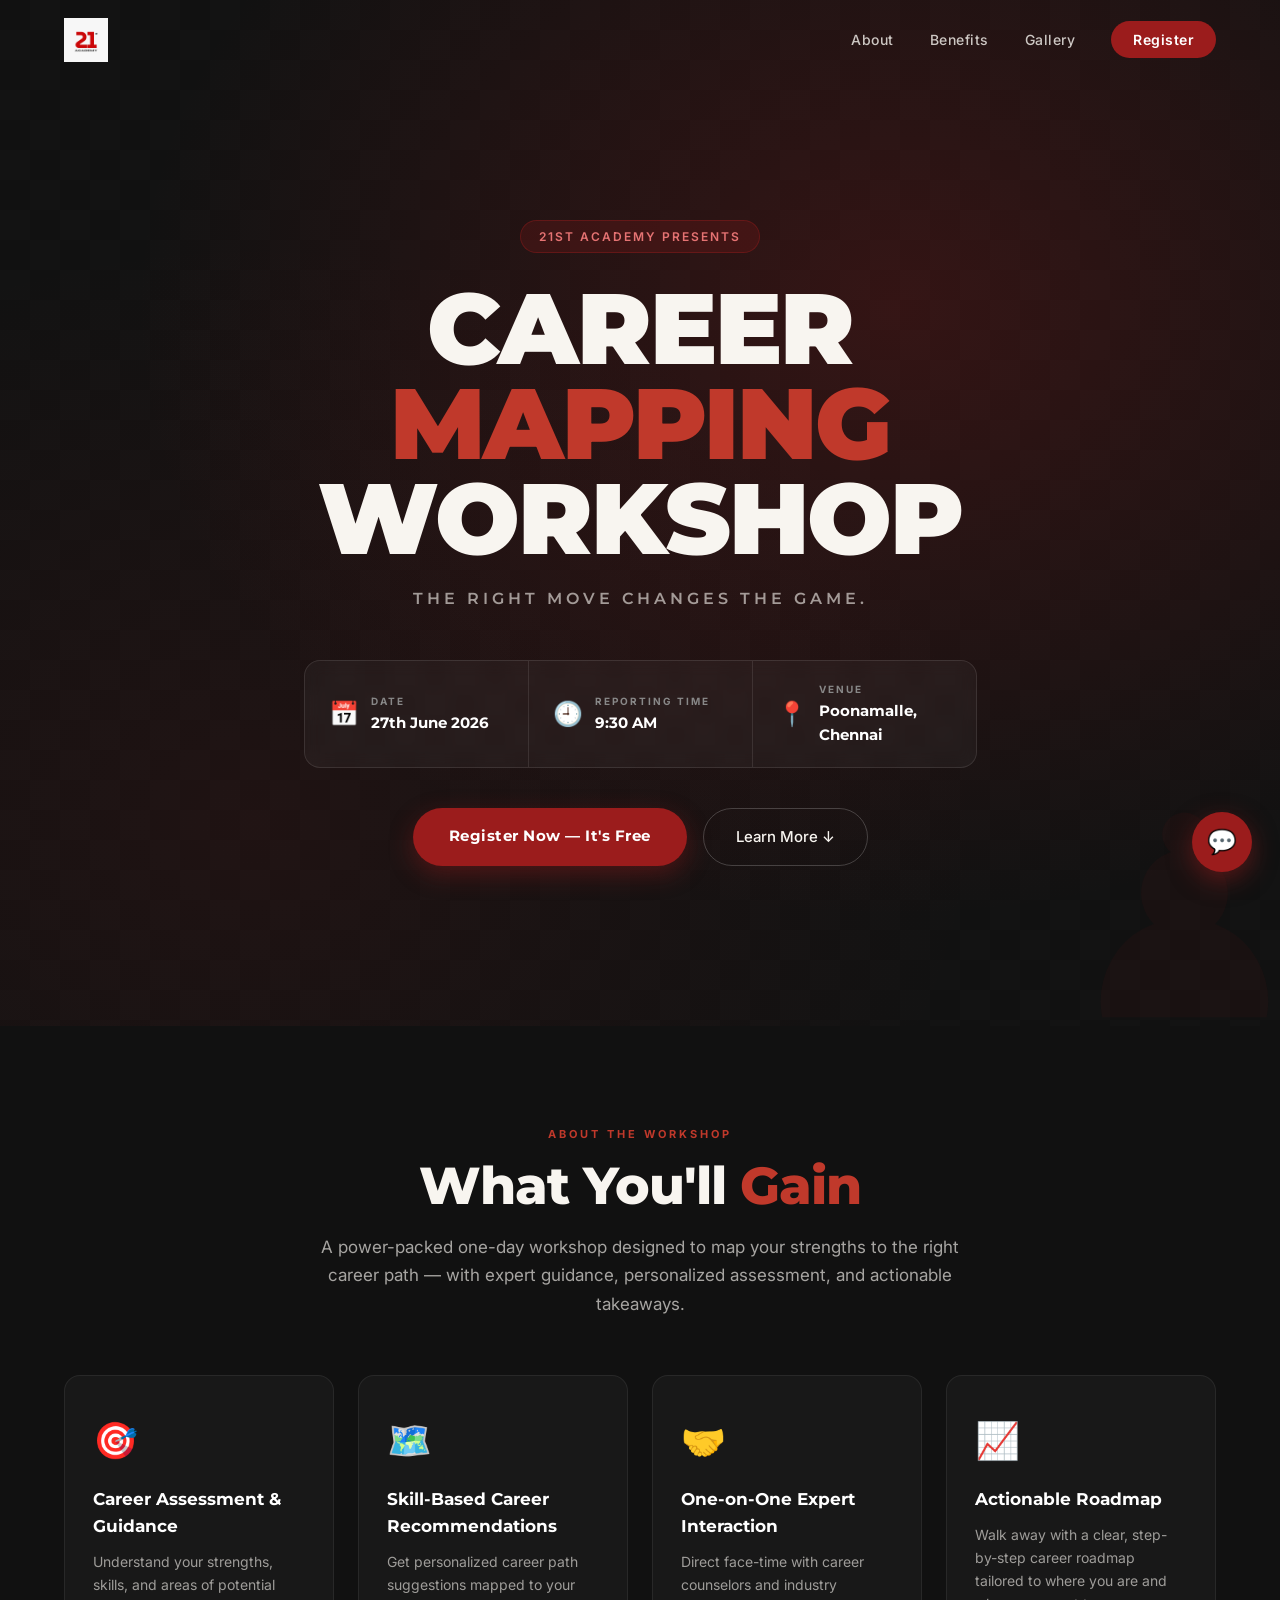
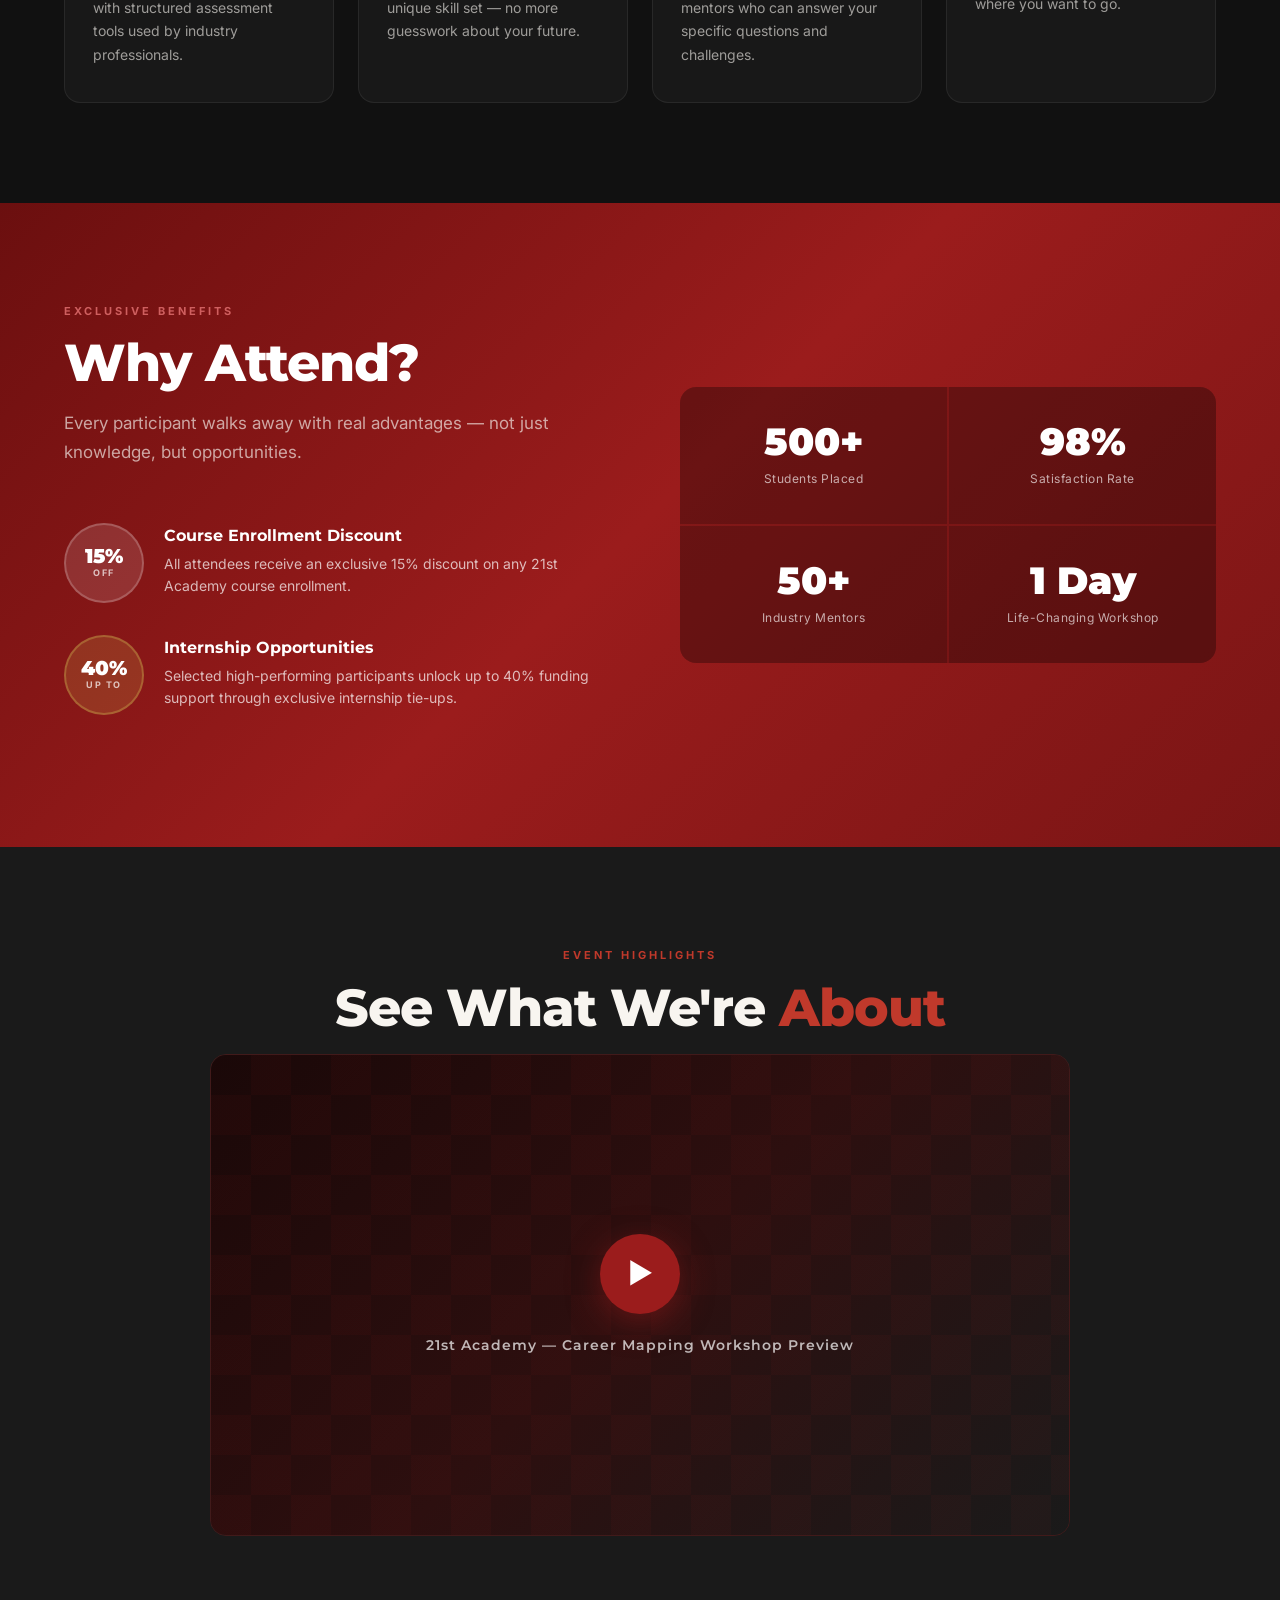
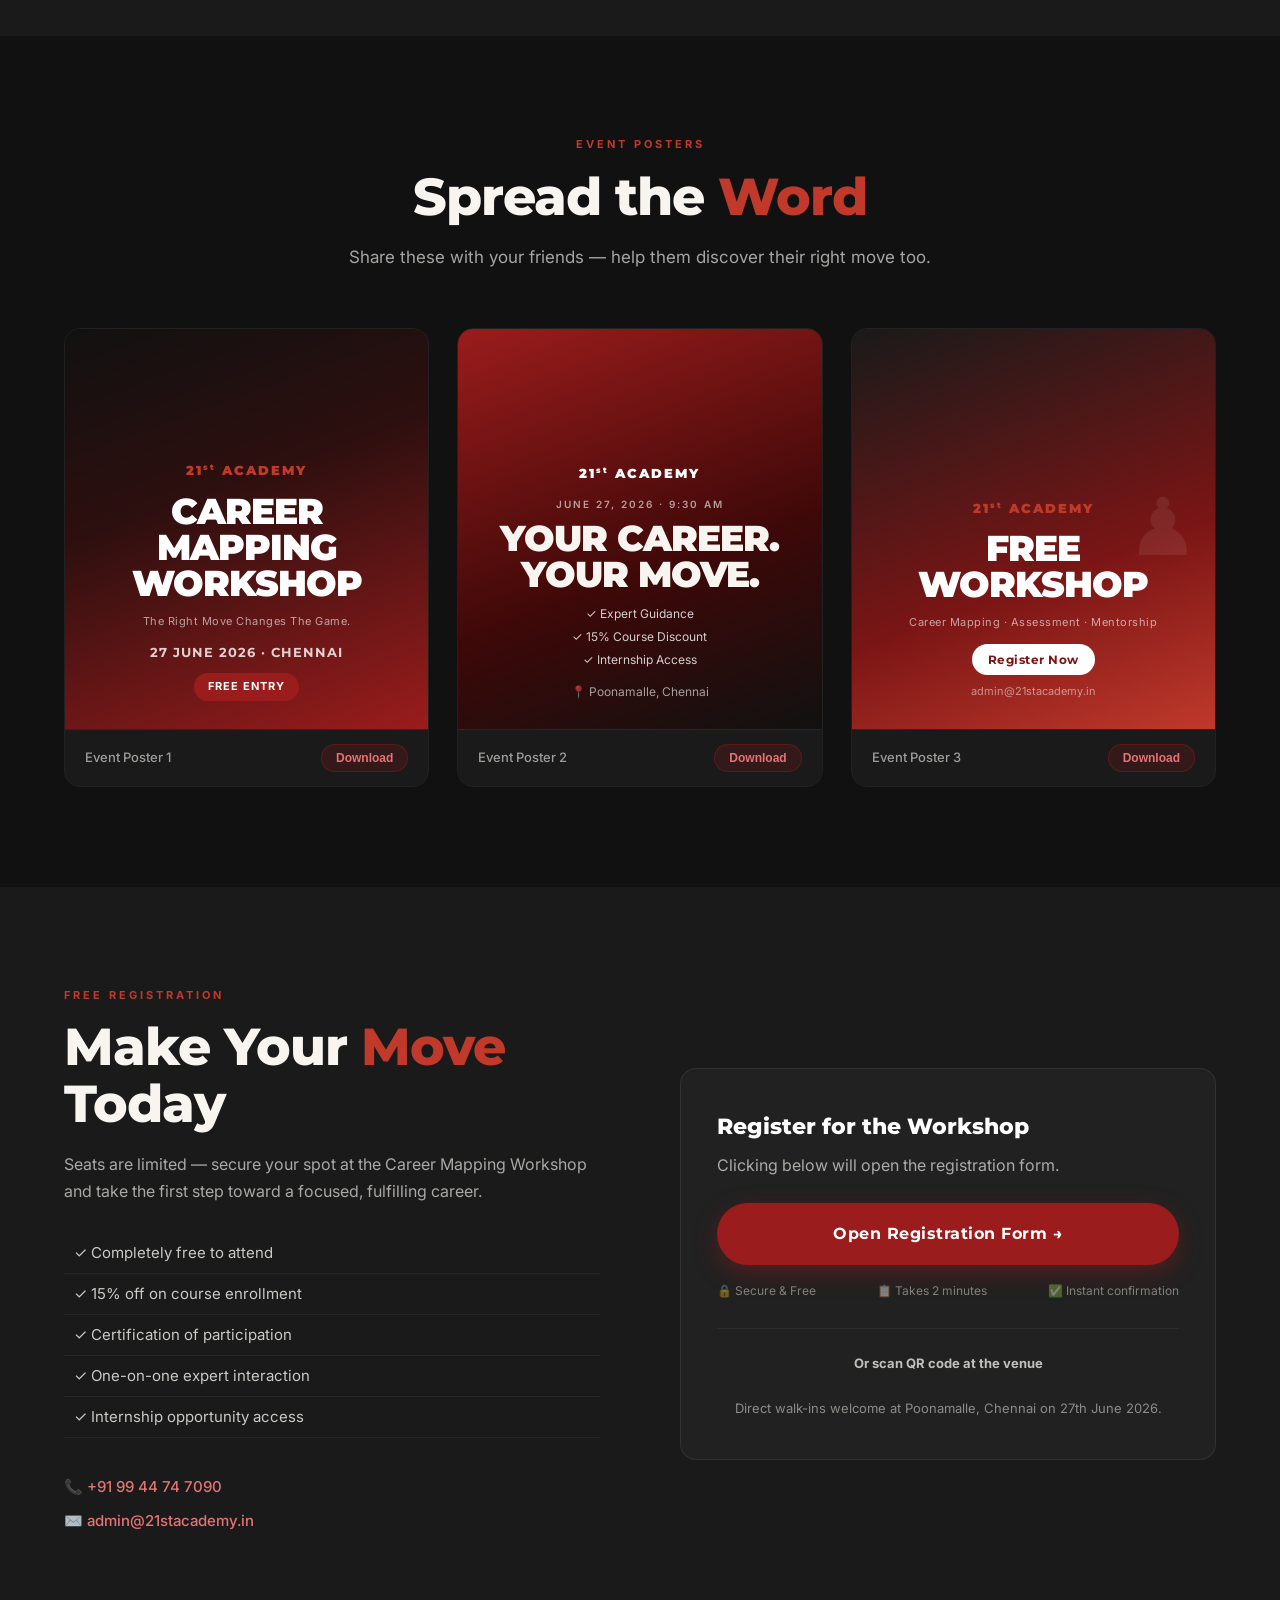
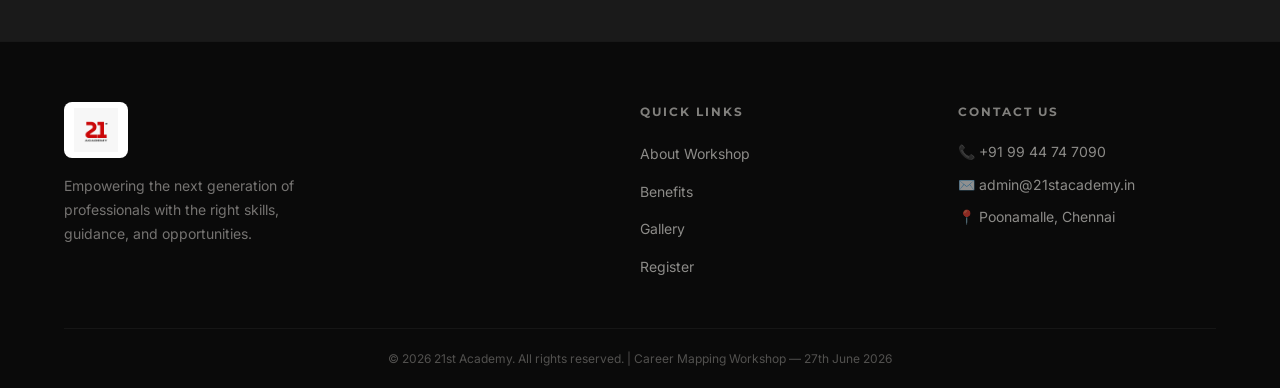
<file: career-mapping-workshop/index.html>
<!DOCTYPE html>
<html lang="en">
<head>
  <meta charset="UTF-8" />
  <meta name="viewport" content="width=device-width, initial-scale=1.0" />
  <title>Career Mapping Workshop | 21st Academy</title>
  <link rel="preconnect" href="https://fonts.googleapis.com" />
  <link rel="preconnect" href="https://fonts.gstatic.com" crossorigin />
  <link href="https://fonts.googleapis.com/css2?family=Montserrat:wght@400;600;700;800;900&family=Inter:wght@300;400;500;600&display=swap" rel="stylesheet" />
  <link rel="stylesheet" href="css/style.css" />
</head>
<body>

  <!-- NAV -->
  <nav class="navbar" id="navbar">
    <div class="nav-container">
      <div class="nav-logo">
        <img src="images/logo.jpg" alt="21st Academy" class="logo-img" />
      </div>
      <ul class="nav-links">
        <li><a href="#about">About</a></li>
        <li><a href="#benefits">Benefits</a></li>
        <li><a href="#gallery">Gallery</a></li>
        <li><a href="#register" class="nav-cta">Register</a></li>
      </ul>
      <button class="hamburger" id="hamburger" aria-label="Toggle menu">
        <span></span><span></span><span></span>
      </button>
    </div>
  </nav>

  <!-- HERO -->
  <section class="hero" id="home">
    <div class="hero-bg-overlay"></div>
    <div class="chess-pattern"></div>
    <div class="hero-content">
      <div class="hero-badge">21st Academy Presents</div>
      <h1 class="hero-title">
        <span class="title-line">CAREER</span>
        <span class="title-line accent">MAPPING</span>
        <span class="title-line">WORKSHOP</span>
      </h1>
      <p class="hero-tagline">The Right Move Changes The Game.</p>
      <div class="hero-details">
        <div class="detail-card">
          <span class="detail-icon">📅</span>
          <div>
            <span class="detail-label">DATE</span>
            <span class="detail-value">27th June 2026</span>
          </div>
        </div>
        <div class="detail-divider"></div>
        <div class="detail-card">
          <span class="detail-icon">🕘</span>
          <div>
            <span class="detail-label">REPORTING TIME</span>
            <span class="detail-value">9:30 AM</span>
          </div>
        </div>
        <div class="detail-divider"></div>
        <div class="detail-card">
          <span class="detail-icon">📍</span>
          <div>
            <span class="detail-label">VENUE</span>
            <span class="detail-value">Poonamalle, Chennai</span>
          </div>
        </div>
      </div>
      <div class="hero-cta-group">
        <a href="#register" class="btn-primary">Register Now — It's Free</a>
        <a href="#about" class="btn-ghost">Learn More ↓</a>
      </div>
    </div>
    <div class="hero-chess-piece">♟</div>
  </section>

  <!-- ABOUT -->
  <section class="about" id="about">
    <div class="container">
      <div class="section-eyebrow">About the Workshop</div>
      <h2 class="section-title">What You'll <span class="accent-text">Gain</span></h2>
      <p class="section-subtitle">A power-packed one-day workshop designed to map your strengths to the right career path — with expert guidance, personalized assessment, and actionable takeaways.</p>
      <div class="gains-grid">
        <div class="gain-card">
          <div class="gain-icon">🎯</div>
          <h3>Career Assessment & Guidance</h3>
          <p>Understand your strengths, skills, and areas of potential with structured assessment tools used by industry professionals.</p>
        </div>
        <div class="gain-card">
          <div class="gain-icon">🗺️</div>
          <h3>Skill-Based Career Recommendations</h3>
          <p>Get personalized career path suggestions mapped to your unique skill set — no more guesswork about your future.</p>
        </div>
        <div class="gain-card">
          <div class="gain-icon">🤝</div>
          <h3>One-on-One Expert Interaction</h3>
          <p>Direct face-time with career counselors and industry mentors who can answer your specific questions and challenges.</p>
        </div>
        <div class="gain-card">
          <div class="gain-icon">📈</div>
          <h3>Actionable Roadmap</h3>
          <p>Walk away with a clear, step-by-step career roadmap tailored to where you are and where you want to go.</p>
        </div>
      </div>
    </div>
  </section>

  <!-- BENEFITS -->
  <section class="benefits" id="benefits">
    <div class="container">
      <div class="benefits-inner">
        <div class="benefits-left">
          <div class="section-eyebrow light">Exclusive Benefits</div>
          <h2 class="section-title white">Why Attend?</h2>
          <p class="section-subtitle light">Every participant walks away with real advantages — not just knowledge, but opportunities.</p>
          <div class="benefit-item">
            <div class="benefit-badge">
              <span class="benefit-percent">15%</span>
              <span class="benefit-label">OFF</span>
            </div>
            <div class="benefit-text">
              <strong>Course Enrollment Discount</strong>
              <p>All attendees receive an exclusive 15% discount on any 21st Academy course enrollment.</p>
            </div>
          </div>
          <div class="benefit-item">
            <div class="benefit-badge gold">
              <span class="benefit-percent">40%</span>
              <span class="benefit-label">UP TO</span>
            </div>
            <div class="benefit-text">
              <strong>Internship Opportunities</strong>
              <p>Selected high-performing participants unlock up to 40% funding support through exclusive internship tie-ups.</p>
            </div>
          </div>
        </div>
        <div class="benefits-right">
          <div class="stats-board">
            <div class="stat">
              <span class="stat-num">500+</span>
              <span class="stat-desc">Students Placed</span>
            </div>
            <div class="stat">
              <span class="stat-num">98%</span>
              <span class="stat-desc">Satisfaction Rate</span>
            </div>
            <div class="stat">
              <span class="stat-num">50+</span>
              <span class="stat-desc">Industry Mentors</span>
            </div>
            <div class="stat">
              <span class="stat-num">1 Day</span>
              <span class="stat-desc">Life-Changing Workshop</span>
            </div>
          </div>
        </div>
      </div>
    </div>
  </section>

  <!-- VIDEO SECTION -->
  <section class="video-section" id="video">
    <div class="container">
      <div class="section-eyebrow">Event Highlights</div>
      <h2 class="section-title">See What We're <span class="accent-text">About</span></h2>
      <div class="video-wrapper">
        <div class="video-placeholder" id="videoPlaceholder">
          <div class="video-overlay-text">
            <div class="play-btn" id="playBtn">▶</div>
            <p>21st Academy — Career Mapping Workshop Preview</p>
          </div>
          <div class="chess-bg-video"></div>
        </div>
        <div class="video-embed hidden" id="videoEmbed">
          <!-- Replace src with your actual AI-generated video embed or YouTube link -->
          <iframe
            width="100%"
            height="480"
            src="https://www.youtube.com/embed/dQw4w9WgXcQ?autoplay=1"
            title="Career Mapping Workshop"
            frameborder="0"
            allow="accelerometer; autoplay; clipboard-write; encrypted-media; gyroscope; picture-in-picture"
            allowfullscreen>
          </iframe>
        </div>
      </div>
    </div>
  </section>

  <!-- GALLERY / POSTER SECTION -->
  <section class="gallery" id="gallery">
    <div class="container">
      <div class="section-eyebrow">Event Posters</div>
      <h2 class="section-title">Spread the <span class="accent-text">Word</span></h2>
      <p class="section-subtitle">Share these with your friends — help them discover their right move too.</p>
      <div class="poster-grid">
        <div class="poster-card">
          <div class="poster-inner poster-1">
            <div class="poster-content-overlay">
              <div class="p-logo">21<sup>st</sup> ACADEMY</div>
              <div class="p-title">CAREER<br>MAPPING<br>WORKSHOP</div>
              <div class="p-tagline">The Right Move Changes The Game.</div>
              <div class="p-date">27 JUNE 2026 · CHENNAI</div>
              <div class="p-badge">FREE ENTRY</div>
            </div>
          </div>
          <div class="poster-caption">
            <span>Event Poster 1</span>
            <button class="poster-download" onclick="downloadPoster(1)">Download</button>
          </div>
        </div>
        <div class="poster-card">
          <div class="poster-inner poster-2">
            <div class="poster-content-overlay">
              <div class="p-logo white">21<sup>st</sup> ACADEMY</div>
              <div class="p-eyebrow">JUNE 27, 2026 · 9:30 AM</div>
              <div class="p-title dark">YOUR CAREER.<br>YOUR MOVE.</div>
              <div class="p-benefits-list">
                <span>✓ Expert Guidance</span>
                <span>✓ 15% Course Discount</span>
                <span>✓ Internship Access</span>
              </div>
              <div class="p-location">📍 Poonamalle, Chennai</div>
            </div>
          </div>
          <div class="poster-caption">
            <span>Event Poster 2</span>
            <button class="poster-download" onclick="downloadPoster(2)">Download</button>
          </div>
        </div>
        <div class="poster-card">
          <div class="poster-inner poster-3">
            <div class="poster-content-overlay">
              <div class="p-logo">21<sup>st</sup> ACADEMY</div>
              <div class="p-chess-icon">♟</div>
              <div class="p-title">FREE<br>WORKSHOP</div>
              <div class="p-tagline">Career Mapping · Assessment · Mentorship</div>
              <div class="p-cta-pill">Register Now</div>
              <div class="p-contact">admin@21stacademy.in</div>
            </div>
          </div>
          <div class="poster-caption">
            <span>Event Poster 3</span>
            <button class="poster-download" onclick="downloadPoster(3)">Download</button>
          </div>
        </div>
      </div>
    </div>
  </section>

  <!-- REGISTER -->
  <section class="register" id="register">
    <div class="container">
      <div class="register-inner">
        <div class="register-left">
          <div class="section-eyebrow">Free Registration</div>
          <h2 class="section-title">Make Your <span class="accent-text">Move</span> Today</h2>
          <p>Seats are limited — secure your spot at the Career Mapping Workshop and take the first step toward a focused, fulfilling career.</p>
          <ul class="register-checklist">
            <li>✓ Completely free to attend</li>
            <li>✓ 15% off on course enrollment</li>
            <li>✓ Certification of participation</li>
            <li>✓ One-on-one expert interaction</li>
            <li>✓ Internship opportunity access</li>
          </ul>
          <div class="contact-block">
            <p>📞 <a href="tel:+919944747090">+91 99 44 74 7090</a></p>
            <p>✉️ <a href="mailto:admin@21stacademy.in">admin@21stacademy.in</a></p>
          </div>
        </div>
        <div class="register-right">
          <div class="form-card">
            <h3>Register for the Workshop</h3>
            <p class="form-note">Clicking below will open the registration form.</p>
            <!-- REPLACE the href with your actual Google Form link -->
            <a
              href="https://forms.google.com/your-form-link-here"
              target="_blank"
              class="btn-primary full-width"
              id="registerFormBtn">
              Open Registration Form →
            </a>
            <div class="form-meta">
              <span>🔒 Secure &amp; Free</span>
              <span>📋 Takes 2 minutes</span>
              <span>✅ Instant confirmation</span>
            </div>
            <div class="form-embed-note">
              <strong>Or scan QR code at the venue</strong><br />
              Direct walk-ins welcome at Poonamalle, Chennai on 27th June 2026.
            </div>
          </div>
        </div>
      </div>
    </div>
  </section>

  <!-- FOOTER -->
  <footer class="footer">
    <div class="container">
      <div class="footer-top">
        <div class="footer-brand">
          <img src="images/logo.jpg" alt="21st Academy" class="logo-img footer-logo" />
          <p>Empowering the next generation of professionals with the right skills, guidance, and opportunities.</p>
        </div>
        <div class="footer-links">
          <h4>Quick Links</h4>
          <ul>
            <li><a href="#about">About Workshop</a></li>
            <li><a href="#benefits">Benefits</a></li>
            <li><a href="#gallery">Gallery</a></li>
            <li><a href="#register">Register</a></li>
          </ul>
        </div>
        <div class="footer-contact">
          <h4>Contact Us</h4>
          <p>📞 +91 99 44 74 7090</p>
          <p>✉️ admin@21stacademy.in</p>
          <p>📍 Poonamalle, Chennai</p>
        </div>
      </div>
      <div class="footer-bottom">
        <p>© 2026 21st Academy. All rights reserved. | Career Mapping Workshop — 27th June 2026</p>
      </div>
    </div>
  </footer>

  <!-- CHATBOT -->
  <div class="chatbot-toggle" id="chatbotToggle" title="Chat with us">
    <span class="chat-icon">💬</span>
    <span class="chat-close hidden">✕</span>
  </div>
  <div class="chatbot-window hidden" id="chatbotWindow">
    <div class="chatbot-header">
      <div class="chatbot-avatar">🎓</div>
      <div>
        <strong>21st Academy Bot</strong>
        <span class="bot-status" id="botStatus">● Online</span>
      </div>
      <button class="chatbot-clear-btn" id="chatbotClearBtn" title="Clear chat">🗑</button>
      <button class="chatbot-close-btn" id="chatbotCloseBtn">✕</button>
    </div>
    <div class="chatbot-messages" id="chatMessages">
      <div class="chat-msg bot">
        <span>Hi! 👋 I'm the 21st Academy assistant. How can I help you with the Career Mapping Workshop?</span>
        <span class="chat-timestamp"></span>
      </div>
    </div>
    <div class="chatbot-input-area">
      <input type="text" id="chatInput" placeholder="Ask me anything..." />
      <button id="chatSend">➤</button>
    </div>
  </div>

  <script src="js/main.js"></script>
  <script>
    window.CHATBOT_API_BASE_URL = 'http://localhost:8000/api';
  </script>
  <script src="js/chatbot.js"></script>
</body>
</html>
</file>
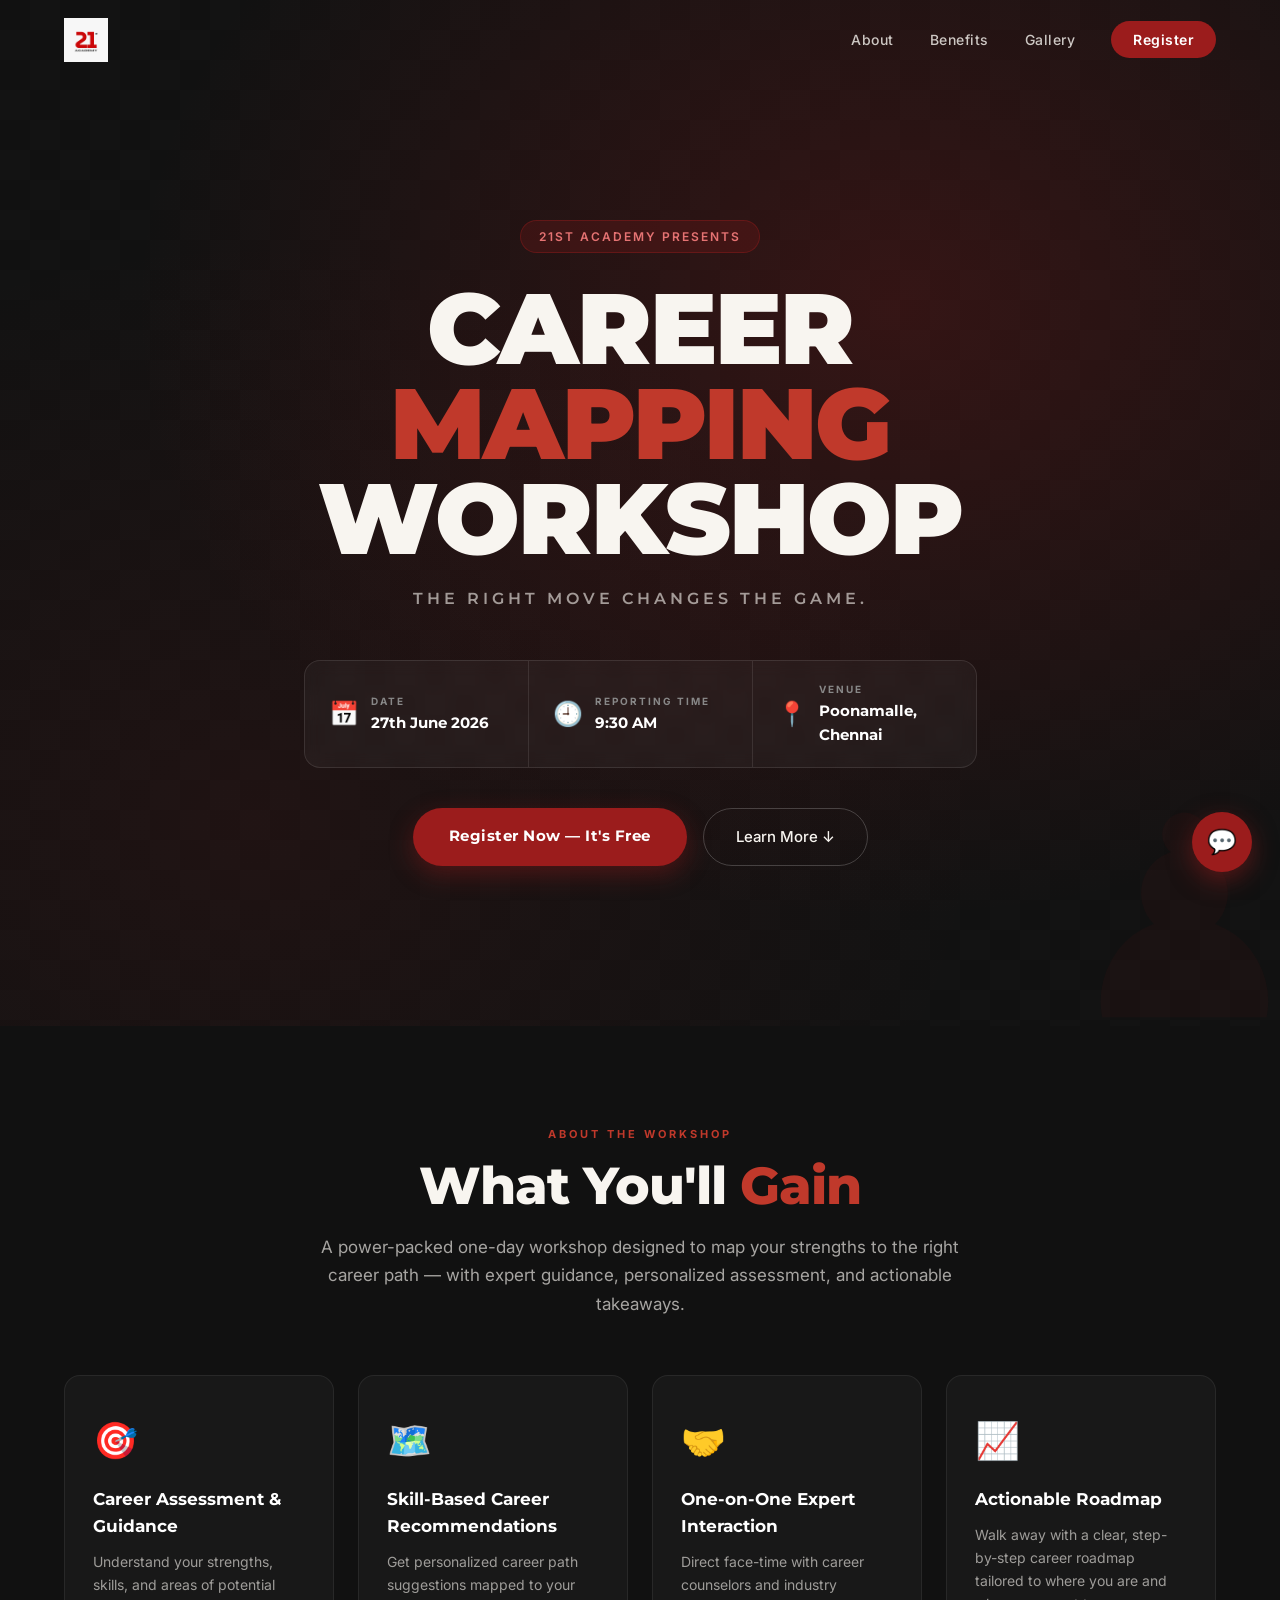
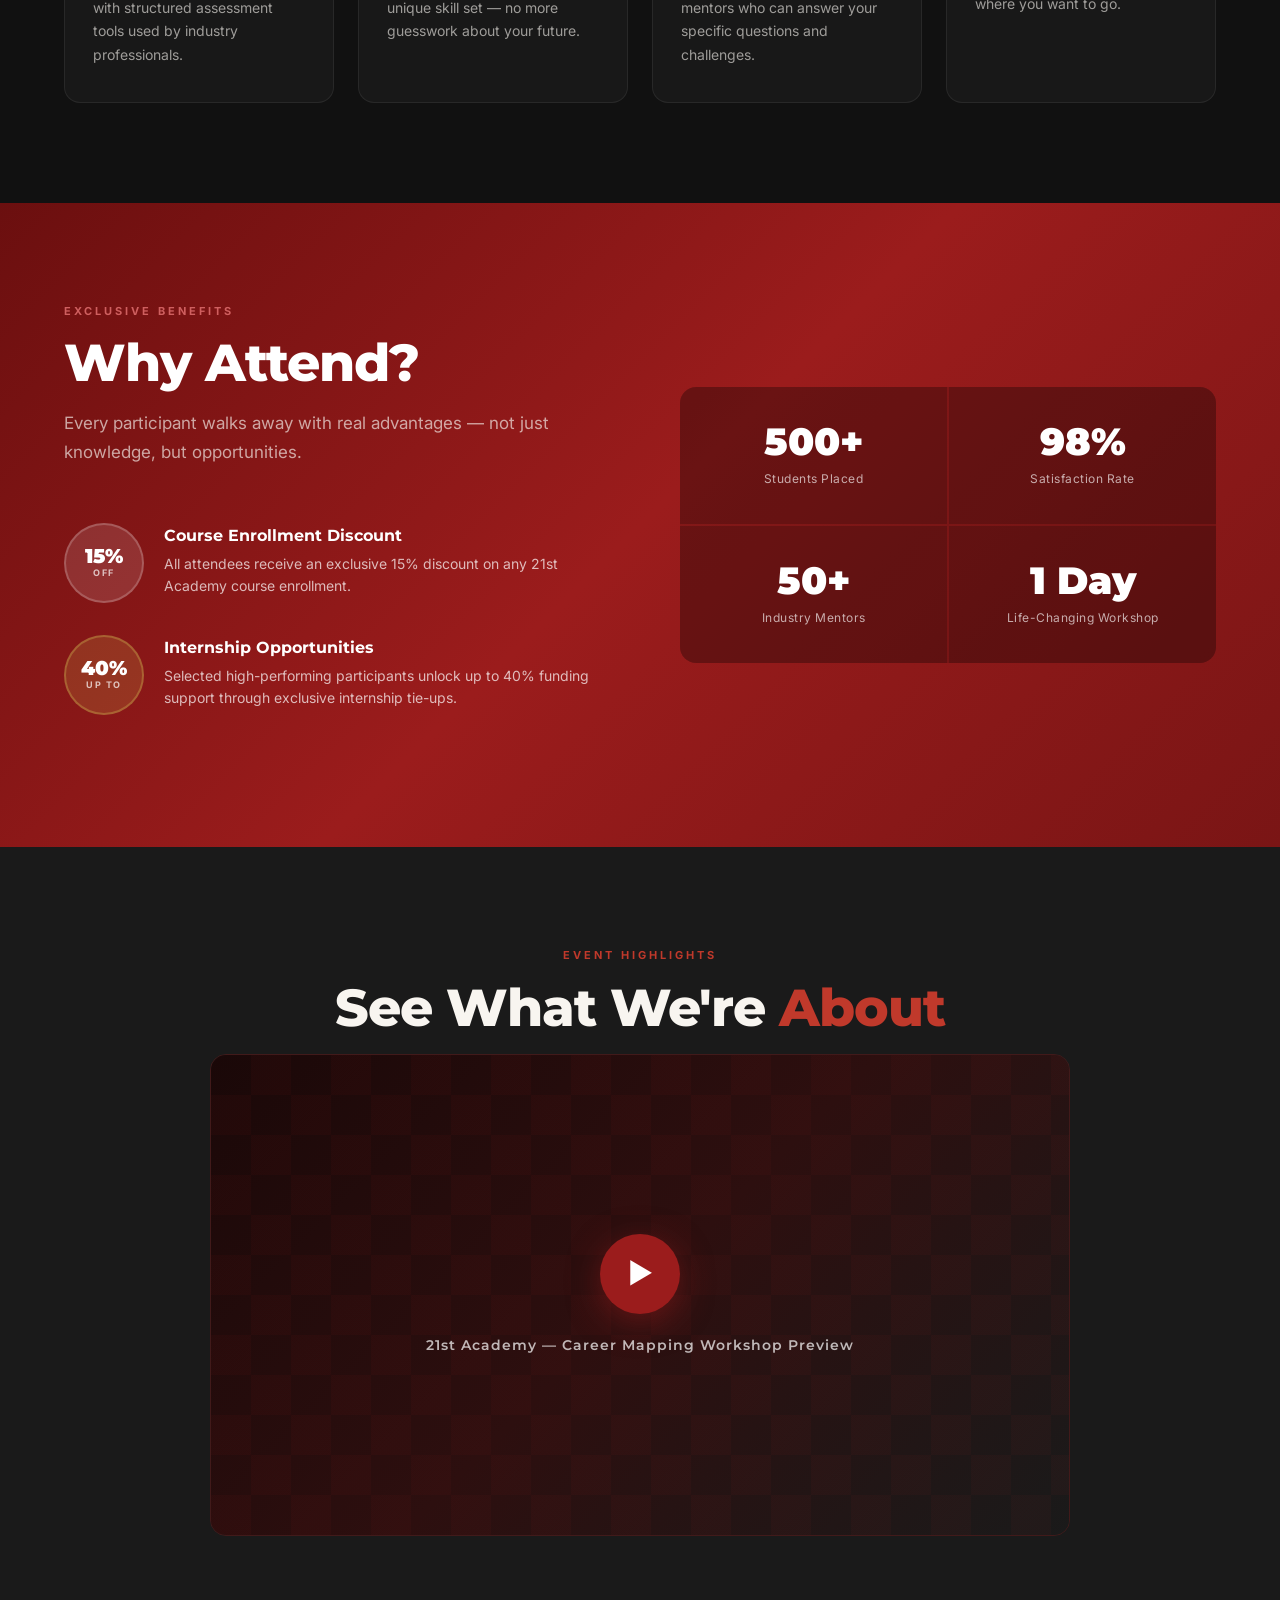
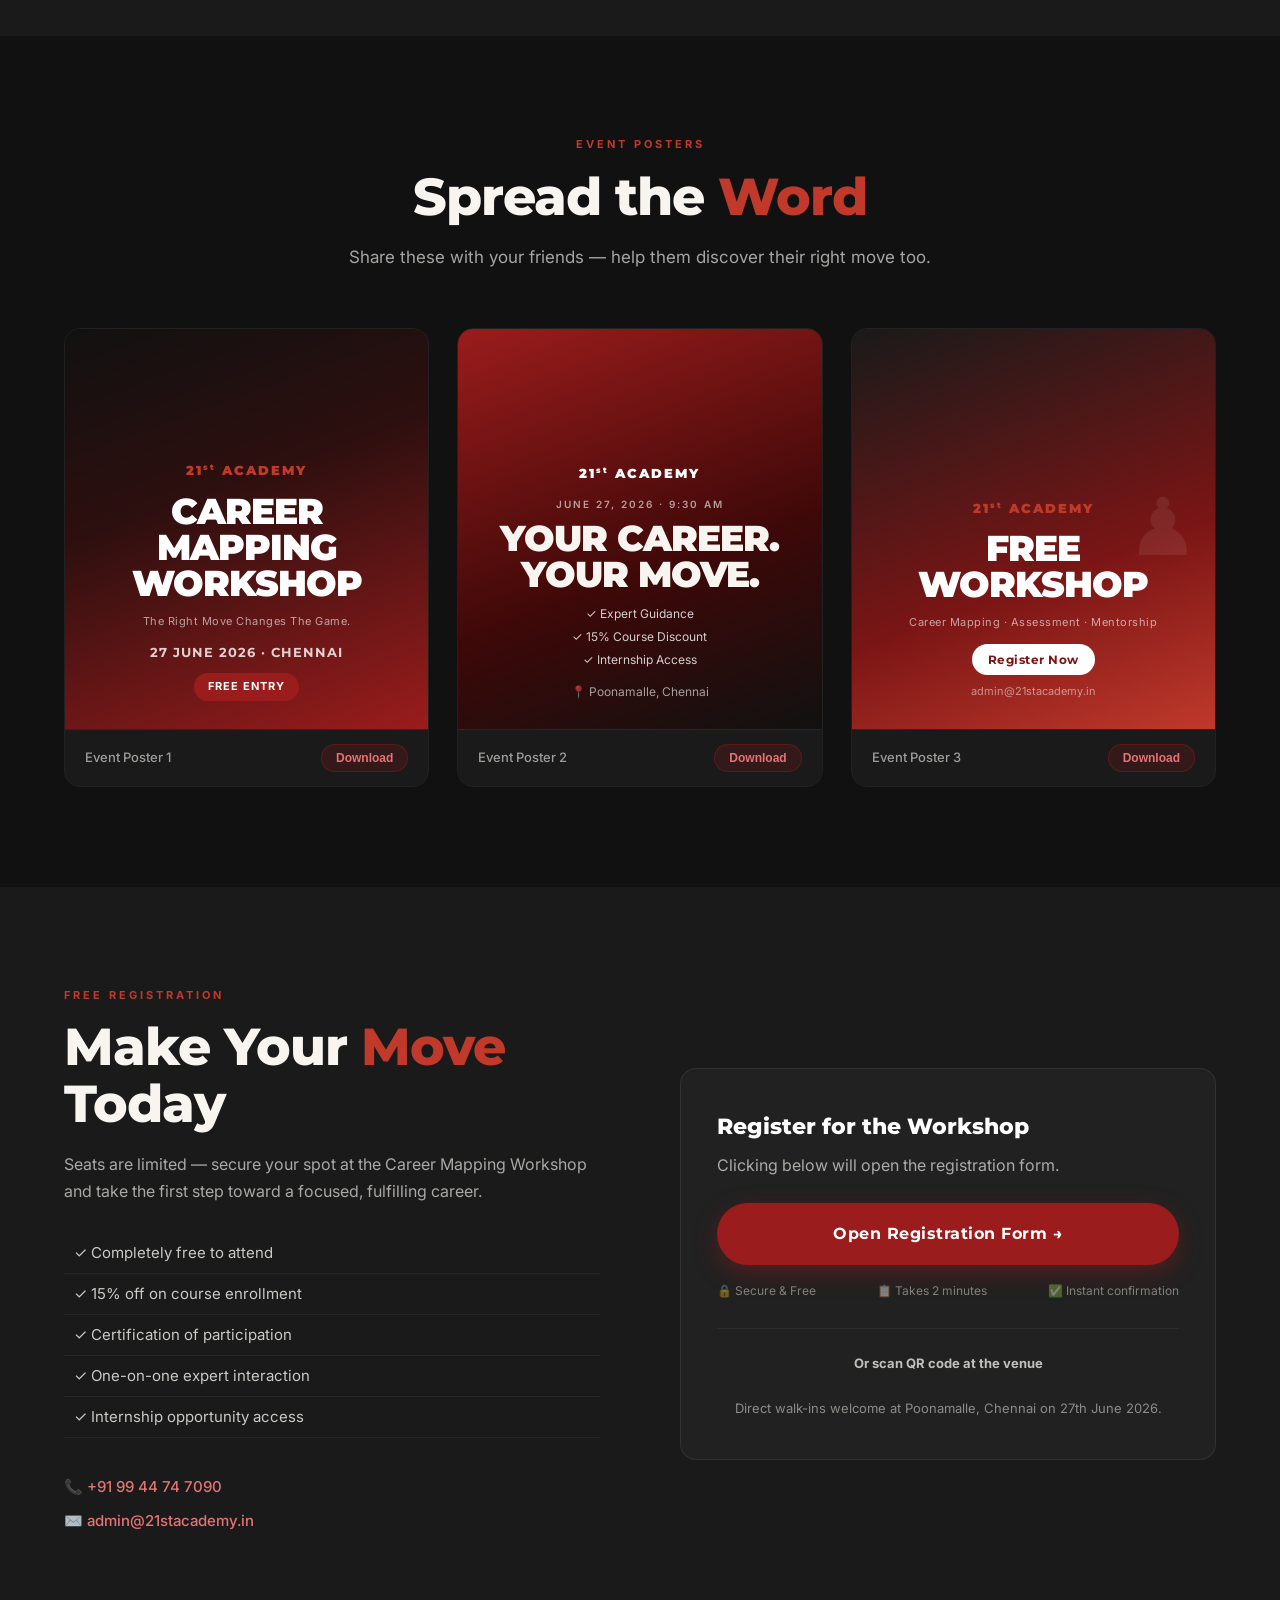
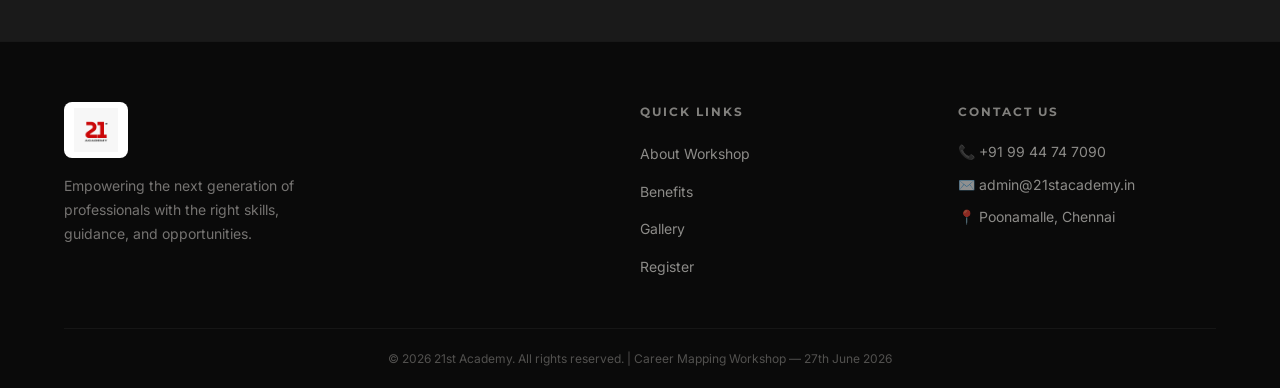
<file: frontend/index.html>
<!DOCTYPE html>
<html lang="en">
<head>
  <meta charset="UTF-8" />
  <meta name="viewport" content="width=device-width, initial-scale=1.0" />
  <title>Career Mapping Workshop | 21st Academy</title>
  <link rel="preconnect" href="https://fonts.googleapis.com" />
  <link rel="preconnect" href="https://fonts.gstatic.com" crossorigin />
  <link href="https://fonts.googleapis.com/css2?family=Montserrat:wght@400;600;700;800;900&family=Inter:wght@300;400;500;600&display=swap" rel="stylesheet" />
  <link rel="stylesheet" href="css/style.css" />
</head>
<body>

  <!-- NAV -->
  <nav class="navbar" id="navbar">
    <div class="nav-container">
      <div class="nav-logo">
        <img src="images/logo.jpg" alt="21st Academy" class="logo-img" />
      </div>
      <ul class="nav-links">
        <li><a href="#about">About</a></li>
        <li><a href="#benefits">Benefits</a></li>
        <li><a href="#gallery">Gallery</a></li>
        <li><a href="#register" class="nav-cta">Register</a></li>
      </ul>
      <button class="hamburger" id="hamburger" aria-label="Toggle menu">
        <span></span><span></span><span></span>
      </button>
    </div>
  </nav>

  <!-- HERO -->
  <section class="hero" id="home">
    <div class="hero-bg-overlay"></div>
    <div class="chess-pattern"></div>
    <div class="hero-content">
      <div class="hero-badge">21st Academy Presents</div>
      <h1 class="hero-title">
        <span class="title-line">CAREER</span>
        <span class="title-line accent">MAPPING</span>
        <span class="title-line">WORKSHOP</span>
      </h1>
      <p class="hero-tagline">The Right Move Changes The Game.</p>
      <div class="hero-details">
        <div class="detail-card">
          <span class="detail-icon">📅</span>
          <div>
            <span class="detail-label">DATE</span>
            <span class="detail-value">27th June 2026</span>
          </div>
        </div>
        <div class="detail-divider"></div>
        <div class="detail-card">
          <span class="detail-icon">🕘</span>
          <div>
            <span class="detail-label">REPORTING TIME</span>
            <span class="detail-value">9:30 AM</span>
          </div>
        </div>
        <div class="detail-divider"></div>
        <div class="detail-card">
          <span class="detail-icon">📍</span>
          <div>
            <span class="detail-label">VENUE</span>
            <span class="detail-value">Poonamalle, Chennai</span>
          </div>
        </div>
      </div>
      <div class="hero-cta-group">
        <a href="#register" class="btn-primary">Register Now — It's Free</a>
        <a href="#about" class="btn-ghost">Learn More ↓</a>
      </div>
    </div>
    <div class="hero-chess-piece">♟</div>
  </section>

  <!-- ABOUT -->
  <section class="about" id="about">
    <div class="container">
      <div class="section-eyebrow">About the Workshop</div>
      <h2 class="section-title">What You'll <span class="accent-text">Gain</span></h2>
      <p class="section-subtitle">A power-packed one-day workshop designed to map your strengths to the right career path — with expert guidance, personalized assessment, and actionable takeaways.</p>
      <div class="gains-grid">
        <div class="gain-card">
          <div class="gain-icon">🎯</div>
          <h3>Career Assessment & Guidance</h3>
          <p>Understand your strengths, skills, and areas of potential with structured assessment tools used by industry professionals.</p>
        </div>
        <div class="gain-card">
          <div class="gain-icon">🗺️</div>
          <h3>Skill-Based Career Recommendations</h3>
          <p>Get personalized career path suggestions mapped to your unique skill set — no more guesswork about your future.</p>
        </div>
        <div class="gain-card">
          <div class="gain-icon">🤝</div>
          <h3>One-on-One Expert Interaction</h3>
          <p>Direct face-time with career counselors and industry mentors who can answer your specific questions and challenges.</p>
        </div>
        <div class="gain-card">
          <div class="gain-icon">📈</div>
          <h3>Actionable Roadmap</h3>
          <p>Walk away with a clear, step-by-step career roadmap tailored to where you are and where you want to go.</p>
        </div>
      </div>
    </div>
  </section>

  <!-- BENEFITS -->
  <section class="benefits" id="benefits">
    <div class="container">
      <div class="benefits-inner">
        <div class="benefits-left">
          <div class="section-eyebrow light">Exclusive Benefits</div>
          <h2 class="section-title white">Why Attend?</h2>
          <p class="section-subtitle light">Every participant walks away with real advantages — not just knowledge, but opportunities.</p>
          <div class="benefit-item">
            <div class="benefit-badge">
              <span class="benefit-percent">15%</span>
              <span class="benefit-label">OFF</span>
            </div>
            <div class="benefit-text">
              <strong>Course Enrollment Discount</strong>
              <p>All attendees receive an exclusive 15% discount on any 21st Academy course enrollment.</p>
            </div>
          </div>
          <div class="benefit-item">
            <div class="benefit-badge gold">
              <span class="benefit-percent">40%</span>
              <span class="benefit-label">UP TO</span>
            </div>
            <div class="benefit-text">
              <strong>Internship Opportunities</strong>
              <p>Selected high-performing participants unlock up to 40% funding support through exclusive internship tie-ups.</p>
            </div>
          </div>
        </div>
        <div class="benefits-right">
          <div class="stats-board">
            <div class="stat">
              <span class="stat-num">500+</span>
              <span class="stat-desc">Students Placed</span>
            </div>
            <div class="stat">
              <span class="stat-num">98%</span>
              <span class="stat-desc">Satisfaction Rate</span>
            </div>
            <div class="stat">
              <span class="stat-num">50+</span>
              <span class="stat-desc">Industry Mentors</span>
            </div>
            <div class="stat">
              <span class="stat-num">1 Day</span>
              <span class="stat-desc">Life-Changing Workshop</span>
            </div>
          </div>
        </div>
      </div>
    </div>
  </section>

  <!-- VIDEO SECTION -->
  <section class="video-section" id="video">
    <div class="container">
      <div class="section-eyebrow">Event Highlights</div>
      <h2 class="section-title">See What We're <span class="accent-text">About</span></h2>
      <div class="video-wrapper">
        <div class="video-placeholder" id="videoPlaceholder">
          <div class="video-overlay-text">
            <div class="play-btn" id="playBtn">▶</div>
            <p>21st Academy — Career Mapping Workshop Preview</p>
          </div>
          <div class="chess-bg-video"></div>
        </div>
        <div class="video-embed hidden" id="videoEmbed">
          <!-- Replace src with your actual AI-generated video embed or YouTube link -->
          <iframe
            width="100%"
            height="480"
            src="https://www.youtube.com/embed/dQw4w9WgXcQ?autoplay=1"
            title="Career Mapping Workshop"
            frameborder="0"
            allow="accelerometer; autoplay; clipboard-write; encrypted-media; gyroscope; picture-in-picture"
            allowfullscreen>
          </iframe>
        </div>
      </div>
    </div>
  </section>

  <!-- GALLERY / POSTER SECTION -->
  <section class="gallery" id="gallery">
    <div class="container">
      <div class="section-eyebrow">Event Posters</div>
      <h2 class="section-title">Spread the <span class="accent-text">Word</span></h2>
      <p class="section-subtitle">Share these with your friends — help them discover their right move too.</p>
      <div class="poster-grid">
        <div class="poster-card">
          <div class="poster-inner poster-1">
            <div class="poster-content-overlay">
              <div class="p-logo">21<sup>st</sup> ACADEMY</div>
              <div class="p-title">CAREER<br>MAPPING<br>WORKSHOP</div>
              <div class="p-tagline">The Right Move Changes The Game.</div>
              <div class="p-date">27 JUNE 2026 · CHENNAI</div>
              <div class="p-badge">FREE ENTRY</div>
            </div>
          </div>
          <div class="poster-caption">
            <span>Event Poster 1</span>
            <button class="poster-download" onclick="downloadPoster(1)">Download</button>
          </div>
        </div>
        <div class="poster-card">
          <div class="poster-inner poster-2">
            <div class="poster-content-overlay">
              <div class="p-logo white">21<sup>st</sup> ACADEMY</div>
              <div class="p-eyebrow">JUNE 27, 2026 · 9:30 AM</div>
              <div class="p-title dark">YOUR CAREER.<br>YOUR MOVE.</div>
              <div class="p-benefits-list">
                <span>✓ Expert Guidance</span>
                <span>✓ 15% Course Discount</span>
                <span>✓ Internship Access</span>
              </div>
              <div class="p-location">📍 Poonamalle, Chennai</div>
            </div>
          </div>
          <div class="poster-caption">
            <span>Event Poster 2</span>
            <button class="poster-download" onclick="downloadPoster(2)">Download</button>
          </div>
        </div>
        <div class="poster-card">
          <div class="poster-inner poster-3">
            <div class="poster-content-overlay">
              <div class="p-logo">21<sup>st</sup> ACADEMY</div>
              <div class="p-chess-icon">♟</div>
              <div class="p-title">FREE<br>WORKSHOP</div>
              <div class="p-tagline">Career Mapping · Assessment · Mentorship</div>
              <div class="p-cta-pill">Register Now</div>
              <div class="p-contact">admin@21stacademy.in</div>
            </div>
          </div>
          <div class="poster-caption">
            <span>Event Poster 3</span>
            <button class="poster-download" onclick="downloadPoster(3)">Download</button>
          </div>
        </div>
      </div>
    </div>
  </section>

  <!-- REGISTER -->
  <section class="register" id="register">
    <div class="container">
      <div class="register-inner">
        <div class="register-left">
          <div class="section-eyebrow">Free Registration</div>
          <h2 class="section-title">Make Your <span class="accent-text">Move</span> Today</h2>
          <p>Seats are limited — secure your spot at the Career Mapping Workshop and take the first step toward a focused, fulfilling career.</p>
          <ul class="register-checklist">
            <li>✓ Completely free to attend</li>
            <li>✓ 15% off on course enrollment</li>
            <li>✓ Certification of participation</li>
            <li>✓ One-on-one expert interaction</li>
            <li>✓ Internship opportunity access</li>
          </ul>
          <div class="contact-block">
            <p>📞 <a href="tel:+919944747090">+91 99 44 74 7090</a></p>
            <p>✉️ <a href="mailto:admin@21stacademy.in">admin@21stacademy.in</a></p>
          </div>
        </div>
        <div class="register-right">
          <div class="form-card">
            <h3>Register for the Workshop</h3>
            <p class="form-note">Clicking below will open the registration form.</p>
            <!-- REPLACE the href with your actual Google Form link -->
            <a
              href="https://forms.google.com/your-form-link-here"
              target="_blank"
              class="btn-primary full-width"
              id="registerFormBtn">
              Open Registration Form →
            </a>
            <div class="form-meta">
              <span>🔒 Secure &amp; Free</span>
              <span>📋 Takes 2 minutes</span>
              <span>✅ Instant confirmation</span>
            </div>
            <div class="form-embed-note">
              <strong>Or scan QR code at the venue</strong><br />
              Direct walk-ins welcome at Poonamalle, Chennai on 27th June 2026.
            </div>
          </div>
        </div>
      </div>
    </div>
  </section>

  <!-- FOOTER -->
  <footer class="footer">
    <div class="container">
      <div class="footer-top">
        <div class="footer-brand">
          <img src="images/logo.jpg" alt="21st Academy" class="logo-img footer-logo" />
          <p>Empowering the next generation of professionals with the right skills, guidance, and opportunities.</p>
        </div>
        <div class="footer-links">
          <h4>Quick Links</h4>
          <ul>
            <li><a href="#about">About Workshop</a></li>
            <li><a href="#benefits">Benefits</a></li>
            <li><a href="#gallery">Gallery</a></li>
            <li><a href="#register">Register</a></li>
          </ul>
        </div>
        <div class="footer-contact">
          <h4>Contact Us</h4>
          <p>📞 +91 99 44 74 7090</p>
          <p>✉️ admin@21stacademy.in</p>
          <p>📍 Poonamalle, Chennai</p>
        </div>
      </div>
      <div class="footer-bottom">
        <p>© 2026 21st Academy. All rights reserved. | Career Mapping Workshop — 27th June 2026</p>
      </div>
    </div>
  </footer>

  <!-- CHATBOT -->
  <div class="chatbot-toggle" id="chatbotToggle" title="Chat with us">
    <span class="chat-icon">💬</span>
    <span class="chat-close hidden">✕</span>
  </div>
  <div class="chatbot-window hidden" id="chatbotWindow">
    <div class="chatbot-header">
      <div class="chatbot-avatar">🎓</div>
      <div>
        <strong>21st Academy Bot</strong>
        <span class="bot-status" id="botStatus">● Online</span>
      </div>
      <button class="chatbot-clear-btn" id="chatbotClearBtn" title="Clear chat">🗑</button>
      <button class="chatbot-close-btn" id="chatbotCloseBtn">✕</button>
    </div>
    <div class="chatbot-messages" id="chatMessages">
      <div class="chat-msg bot">
        <span>Hi! 👋 I'm the 21st Academy assistant. How can I help you with the Career Mapping Workshop?</span>
        <span class="chat-timestamp"></span>
      </div>
    </div>
    <div class="chatbot-input-area">
      <input type="text" id="chatInput" placeholder="Ask me anything..." />
      <button id="chatSend">➤</button>
    </div>
  </div>

  <script src="js/main.js"></script>
  <script>
    // Automatically uses localhost in development, or your custom VPS domain in production
    if (window.location.hostname === 'localhost' || window.location.hostname === '127.0.0.1') {
      window.CHATBOT_API_BASE_URL = 'http://localhost:8000/api';
    } else {
      window.CHATBOT_API_BASE_URL = 'https://api.21stacademy.in/api'; // <-- Replace with your production VPS API URL
    }
  </script>
  <script src="js/chatbot.js"></script>
</body>
</html>
</file>
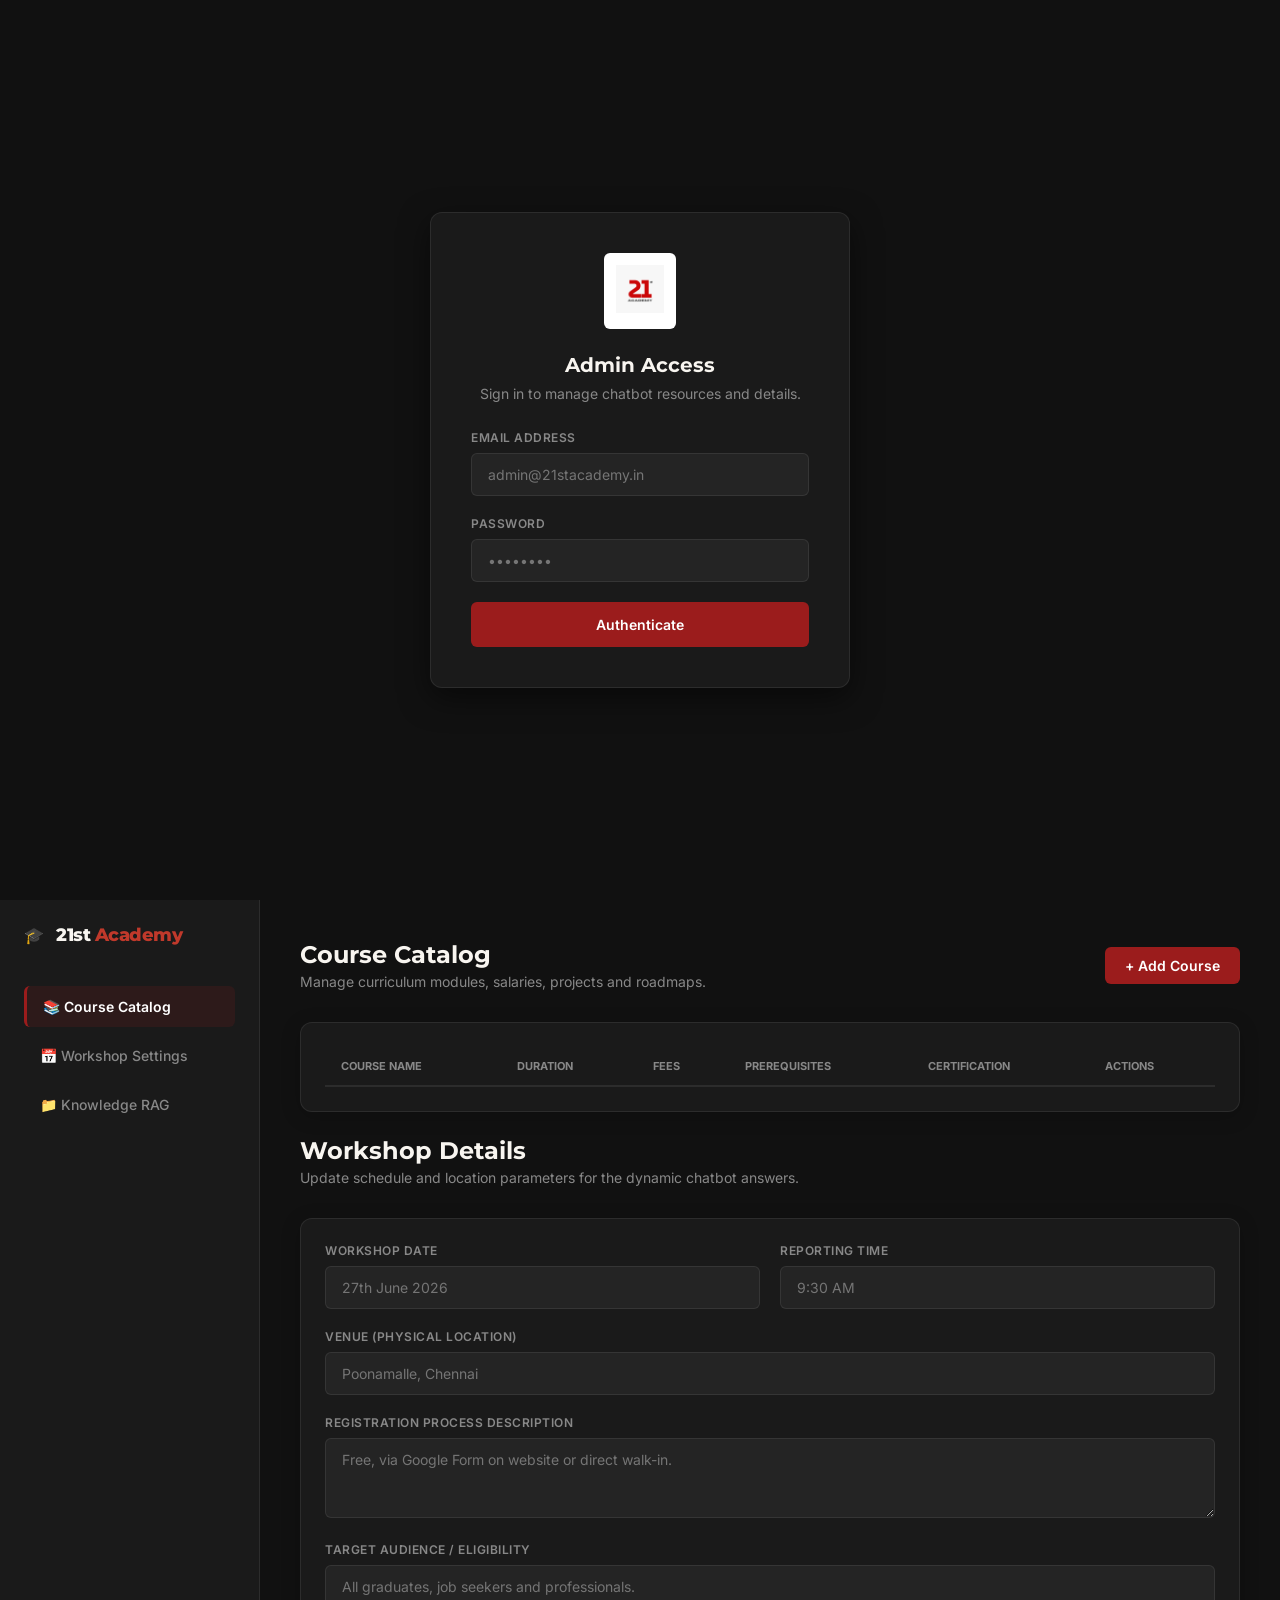
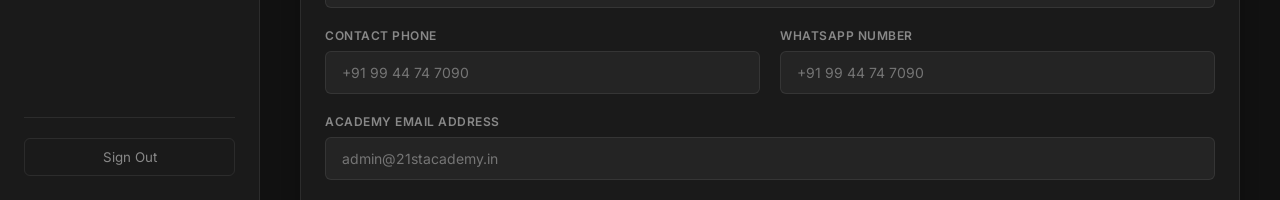
<file: career-mapping-workshop/admin.html>
<!DOCTYPE html>
<html lang="en">
<head>
  <meta charset="UTF-8">
  <meta name="viewport" content="width=device-width, initial-scale=1.0">
  <title>Admin Dashboard — 21st Academy</title>
  <link rel="preconnect" href="https://fonts.googleapis.com">
  <link rel="preconnect" href="https://fonts.gstatic.com" crossorigin>
  <link href="https://fonts.googleapis.com/css2?family=Montserrat:wght@600;700;800&family=Inter:wght@300;400;500;600&display=swap" rel="stylesheet">
  <style>
    /* Styling matching deep crimson + near-black theme */
    :root {
      --crimson: #9B1C1C;
      --crimson-dark: #7A1515;
      --crimson-light: #C0392B;
      --near-black: #111111;
      --dark-bg: #1a1a1a;
      --mid-bg: #242424;
      --off-white: #F8F5F0;
      --white: #ffffff;
      --text-muted: #888888;
      --border: rgba(255,255,255,0.08);
      --radius: 12px;
      --radius-sm: 6px;
      --shadow: 0 10px 30px rgba(0,0,0,0.5);
    }
    * {
      box-sizing: border-box;
      margin: 0;
      padding: 0;
    }
    body {
      font-family: 'Inter', sans-serif;
      background: var(--near-black);
      color: var(--off-white);
      min-height: 100vh;
      overflow-x: hidden;
    }
    a { color: inherit; text-decoration: none; }
    button, input, textarea, select {
      font-family: inherit;
    }

    /* TOASTS */
    .toast-container {
      position: fixed;
      top: 24px;
      right: 24px;
      z-index: 9999;
    }
    .toast {
      background: var(--mid-bg);
      color: var(--white);
      padding: 16px 24px;
      border-radius: var(--radius-sm);
      border-left: 4px solid var(--crimson);
      box-shadow: var(--shadow);
      margin-bottom: 12px;
      min-width: 280px;
      animation: slideIn 0.3s ease forwards;
    }
    .toast.success { border-left-color: #2ecc71; }
    .toast.error { border-left-color: var(--crimson-light); }
    @keyframes slideIn {
      from { transform: translateX(120%); }
      to { transform: translateX(0); }
    }

    /* LOGIN SCREEN */
    .login-container {
      display: flex;
      justify-content: center;
      align-items: center;
      min-height: 100vh;
      padding: 24px;
    }
    .login-card {
      background: var(--dark-bg);
      border: 1px solid var(--border);
      border-radius: var(--radius);
      padding: 40px;
      width: 100%;
      max-width: 420px;
      box-shadow: var(--shadow);
      text-align: center;
    }
    .logo-container {
      margin-bottom: 24px;
      background: var(--white);
      padding: 12px;
      border-radius: var(--radius-sm);
      display: inline-block;
    }
    .logo-container img {
      height: 48px;
      object-fit: contain;
    }
    .login-title {
      font-family: 'Montserrat', sans-serif;
      font-weight: 700;
      font-size: 20px;
      margin-bottom: 8px;
    }
    .login-subtitle {
      color: var(--text-muted);
      font-size: 14px;
      margin-bottom: 28px;
    }
    .form-group {
      margin-bottom: 20px;
      text-align: left;
    }
    .form-group label {
      display: block;
      font-size: 12px;
      font-weight: 600;
      color: var(--text-muted);
      margin-bottom: 8px;
      text-transform: uppercase;
      letter-spacing: 0.5px;
    }
    .form-control {
      width: 100%;
      background: var(--mid-bg);
      border: 1px solid var(--border);
      border-radius: var(--radius-sm);
      padding: 12px 16px;
      color: var(--white);
      font-size: 14px;
      transition: border-color 0.3s;
    }
    .form-control:focus {
      outline: none;
      border-color: var(--crimson-light);
    }
    .btn-primary {
      width: 100%;
      background: var(--crimson);
      color: var(--white);
      font-weight: 600;
      font-size: 14px;
      padding: 14px;
      border: none;
      border-radius: var(--radius-sm);
      cursor: pointer;
      transition: background 0.3s, transform 0.2s;
    }
    .btn-primary:hover {
      background: var(--crimson-light);
    }
    .btn-primary:active {
      transform: scale(0.98);
    }

    /* DASHBOARD CONTAINER */
    .dashboard-layout {
      display: grid;
      grid-template-columns: 260px 1fr;
      min-height: 100vh;
    }
    
    /* SIDEBAR */
    .sidebar {
      background: var(--dark-bg);
      border-right: 1px solid var(--border);
      display: flex;
      flex-direction: column;
      padding: 24px;
    }
    .sidebar-header {
      display: flex;
      align-items: center;
      gap: 12px;
      margin-bottom: 40px;
    }
    .sidebar-header span {
      font-family: 'Montserrat', sans-serif;
      font-weight: 800;
      font-size: 18px;
      letter-spacing: -0.5px;
    }
    .sidebar-header span span {
      color: var(--crimson-light);
    }
    .sidebar-nav {
      list-style: none;
      display: flex;
      flex-direction: column;
      gap: 8px;
      flex-grow: 1;
    }
    .nav-item {
      display: flex;
      align-items: center;
      gap: 12px;
      padding: 12px 16px;
      border-radius: var(--radius-sm);
      cursor: pointer;
      font-size: 14px;
      font-weight: 500;
      color: var(--text-muted);
      transition: background 0.3s, color 0.3s;
    }
    .nav-item:hover, .nav-item.active {
      background: rgba(155, 28, 28, 0.15);
      color: var(--white);
    }
    .nav-item.active {
      border-left: 3px solid var(--crimson);
      font-weight: 600;
    }
    .sidebar-footer {
      border-top: 1px solid var(--border);
      padding-top: 20px;
    }
    .btn-logout {
      width: 100%;
      background: transparent;
      border: 1px solid var(--border);
      color: var(--text-muted);
      padding: 10px;
      border-radius: var(--radius-sm);
      cursor: pointer;
      transition: background 0.3s, color 0.3s;
    }
    .btn-logout:hover {
      background: rgba(255,255,255,0.05);
      color: var(--white);
    }

    /* MAIN CONTENT */
    .main-content {
      padding: 40px;
      overflow-y: auto;
      max-height: 100vh;
    }
    .content-header {
      display: flex;
      justify-content: space-between;
      align-items: center;
      margin-bottom: 32px;
    }
    .content-title {
      font-family: 'Montserrat', sans-serif;
      font-weight: 700;
      font-size: 24px;
    }
    .content-subtitle {
      color: var(--text-muted);
      font-size: 14px;
      margin-top: 4px;
    }

    /* TABLES & VIEWS */
    .dashboard-card {
      background: var(--dark-bg);
      border: 1px solid var(--border);
      border-radius: var(--radius);
      padding: 24px;
      margin-bottom: 24px;
      box-shadow: 0 4px 20px rgba(0,0,0,0.2);
    }
    .card-title {
      font-family: 'Montserrat', sans-serif;
      font-size: 16px;
      margin-bottom: 20px;
      padding-bottom: 12px;
      border-bottom: 1px solid var(--border);
    }
    .grid-2 {
      display: grid;
      grid-template-columns: 1fr 1fr;
      gap: 20px;
    }

    /* TABLE */
    table {
      width: 100%;
      border-collapse: collapse;
      text-align: left;
    }
    th {
      font-size: 11px;
      text-transform: uppercase;
      color: var(--text-muted);
      padding: 12px 16px;
      border-bottom: 2px solid var(--border);
    }
    td {
      padding: 16px;
      border-bottom: 1px solid var(--border);
      font-size: 14px;
    }
    tr:last-child td {
      border-bottom: none;
    }
    .btn-action {
      background: transparent;
      border: 1px solid var(--border);
      color: var(--off-white);
      padding: 6px 12px;
      border-radius: 4px;
      font-size: 12px;
      cursor: pointer;
      margin-right: 6px;
      transition: background 0.3s;
    }
    .btn-action:hover {
      background: rgba(255,255,255,0.05);
    }
    .btn-action.delete:hover {
      background: rgba(155, 28, 28, 0.2);
      border-color: var(--crimson-light);
    }

    /* MODAL */
    .modal-overlay {
      position: fixed;
      top: 0;
      left: 0;
      right: 0;
      bottom: 0;
      background: rgba(0,0,0,0.85);
      z-index: 1000;
      display: flex;
      justify-content: center;
      align-items: center;
      padding: 24px;
      opacity: 0;
      pointer-events: none;
      transition: opacity 0.3s;
    }
    .modal-overlay.open {
      opacity: 1;
      pointer-events: auto;
    }
    .modal-container {
      background: var(--dark-bg);
      border: 1px solid var(--border);
      border-radius: var(--radius);
      width: 100%;
      max-width: 800px;
      max-height: 90vh;
      overflow-y: auto;
      box-shadow: var(--shadow);
      display: flex;
      flex-direction: column;
    }
    .modal-header {
      padding: 20px 24px;
      border-bottom: 1px solid var(--border);
      display: flex;
      justify-content: space-between;
      align-items: center;
    }
    .modal-title {
      font-family: 'Montserrat', sans-serif;
      font-size: 18px;
      font-weight: 700;
    }
    .btn-close {
      background: transparent;
      border: none;
      color: var(--text-muted);
      font-size: 20px;
      cursor: pointer;
    }
    .modal-body {
      padding: 24px;
      flex-grow: 1;
    }
    .modal-footer {
      padding: 20px 24px;
      border-top: 1px solid var(--border);
      display: flex;
      justify-content: flex-end;
      gap: 12px;
    }
    .btn-secondary {
      background: transparent;
      border: 1px solid var(--border);
      color: var(--off-white);
      padding: 10px 20px;
      border-radius: var(--radius-sm);
      cursor: pointer;
    }
    
    /* FILE UPLOAD DRAG/DROP */
    .upload-zone {
      border: 2px dashed var(--border);
      border-radius: var(--radius);
      padding: 40px;
      text-align: center;
      cursor: pointer;
      transition: border-color 0.3s;
      margin-bottom: 24px;
    }
    .upload-zone:hover {
      border-color: var(--crimson-light);
    }
    .upload-icon {
      font-size: 32px;
      margin-bottom: 12px;
    }
  </style>
</head>
<body>

  <!-- TOAST NOTIFICATIONS -->
  <div class="toast-container" id="toastContainer"></div>

  <!-- LOGIN TAB -->
  <div id="loginView" class="login-container">
    <div class="login-card">
      <div class="logo-container">
        <!-- Logo fits crimson theme -->
        <img src="images/logo.jpg" alt="21st Academy">
      </div>
      <h2 class="login-title">Admin Access</h2>
      <p class="login-subtitle">Sign in to manage chatbot resources and details.</p>
      
      <form id="loginForm">
        <div class="form-group">
          <label>Email Address</label>
          <input type="email" id="email" class="form-control" placeholder="admin@21stacademy.in" required>
        </div>
        <div class="form-group">
          <label>Password</label>
          <input type="password" id="password" class="form-control" placeholder="••••••••" required>
        </div>
        <button type="submit" class="btn-primary">Authenticate</button>
      </form>
    </div>
  </div>

  <!-- MAIN DASHBOARD -->
  <div id="dashboardView" class="dashboard-layout hidden">
    <!-- SIDEBAR -->
    <aside class="sidebar">
      <div class="sidebar-header">
        🎓 <span>21st <span>Academy</span></span>
      </div>
      <ul class="sidebar-nav">
        <li class="nav-item active" onclick="switchTab('courses')">📚 Course Catalog</li>
        <li class="nav-item" onclick="switchTab('workshop')">📅 Workshop Settings</li>
        <li class="nav-item" onclick="switchTab('documents')">📁 Knowledge RAG</li>
      </ul>
      <div class="sidebar-footer">
        <button class="btn-logout" onclick="logout()">Sign Out</button>
      </div>
    </aside>

    <!-- CONTENT WRAPPER -->
    <main class="main-content">
      
      <!-- COURSES VIEW -->
      <section id="coursesTab" class="tab-content">
        <div class="content-header">
          <div>
            <h2 class="content-title">Course Catalog</h2>
            <p class="content-subtitle">Manage curriculum modules, salaries, projects and roadmaps.</p>
          </div>
          <button class="btn-primary" style="width: auto; padding: 10px 20px;" onclick="openCourseModal()">+ Add Course</button>
        </div>

        <div class="dashboard-card">
          <table id="coursesTable">
            <thead>
              <tr>
                <th>Course Name</th>
                <th>Duration</th>
                <th>Fees</th>
                <th>Prerequisites</th>
                <th>Certification</th>
                <th>Actions</th>
              </tr>
            </thead>
            <tbody>
              <!-- Populate dynamically -->
            </tbody>
          </table>
        </div>
      </section>

      <!-- WORKSHOP VIEW -->
      <section id="workshopTab" class="tab-content hidden">
        <div class="content-header">
          <div>
            <h2 class="content-title">Workshop Details</h2>
            <p class="content-subtitle">Update schedule and location parameters for the dynamic chatbot answers.</p>
          </div>
        </div>

        <div class="dashboard-card">
          <form id="workshopForm">
            <div class="grid-2">
              <div class="form-group">
                <label>Workshop Date</label>
                <input type="text" id="wsDate" class="form-control" placeholder="27th June 2026">
              </div>
              <div class="form-group">
                <label>Reporting Time</label>
                <input type="text" id="wsTime" class="form-control" placeholder="9:30 AM">
              </div>
            </div>
            <div class="form-group">
              <label>Venue (Physical Location)</label>
              <input type="text" id="wsVenue" class="form-control" placeholder="Poonamalle, Chennai">
            </div>
            <div class="form-group">
              <label>Registration Process Description</label>
              <textarea id="wsRegProc" class="form-control" style="height: 80px;" placeholder="Free, via Google Form on website or direct walk-in."></textarea>
            </div>
            <div class="form-group">
              <label>Target Audience / Eligibility</label>
              <input type="text" id="wsEligibility" class="form-control" placeholder="All graduates, job seekers and professionals.">
            </div>
            <div class="grid-2">
              <div class="form-group">
                <label>Contact Phone</label>
                <input type="text" id="wsPhone" class="form-control" placeholder="+91 99 44 74 7090">
              </div>
              <div class="form-group">
                <label>WhatsApp Number</label>
                <input type="text" id="wsWhatsapp" class="form-control" placeholder="+91 99 44 74 7090">
              </div>
            </div>
            <div class="form-group">
              <label>Academy Email Address</label>
              <input type="email" id="wsEmail" class="form-control" placeholder="admin@21stacademy.in">
            </div>
            <div class="form-group">
              <label>Google Maps Location Link</label>
              <input type="url" id="wsMaps" class="form-control" placeholder="https://maps.google.com/?q=Poonamalle,Chennai">
            </div>
            <div class="form-group">
              <label>Official Academy Website</label>
              <input type="url" id="wsWebsite" class="form-control" placeholder="https://21stacademy.in">
            </div>
            <button type="submit" class="btn-primary" style="width: auto; padding: 12px 30px;">Save Workshop Config</button>
          </form>
        </div>
      </section>

      <!-- DOCUMENTS VIEW -->
      <section id="documentsTab" class="tab-content hidden">
        <div class="content-header">
          <div>
            <h2 class="content-title">Knowledge Index (RAG)</h2>
            <p class="content-subtitle">Upload brochures, syllabi, or policies. The chatbot embeds them locally to retrieve references.</p>
          </div>
        </div>

        <div class="upload-zone" onclick="document.getElementById('fileUploadInput').click()">
          <div class="upload-icon">📁</div>
          <h3>Select file to import</h3>
          <p style="color: var(--text-muted); font-size: 13px; margin-top: 4px;">Supports PDF, DOCX, PPT, PPTX, TXT, CSV, XLS, XLSX up to 20MB</p>
          <input type="file" id="fileUploadInput" style="display:none;" onchange="uploadFile(this.files[0])">
        </div>

        <div class="dashboard-card">
          <h3 class="card-title">Active Knowledge Base Files</h3>
          <table id="documentsTable">
            <thead>
              <tr>
                <th>Filename</th>
                <th>Filetype</th>
                <th>Upload Date</th>
                <th>Chunks Indexed</th>
                <th>Uploaded By</th>
                <th>Actions</th>
              </tr>
            </thead>
            <tbody>
              <!-- Populate dynamically -->
            </tbody>
          </table>
        </div>
      </section>
    </main>
  </div>

  <!-- COURSE MODAL -->
  <div class="modal-overlay" id="courseModal">
    <div class="modal-container">
      <div class="modal-header">
        <h3 class="modal-title" id="modalTitle">Add Course</h3>
        <button class="btn-close" onclick="closeCourseModal()">✕</button>
      </div>
      <form id="courseForm">
        <input type="hidden" id="courseId">
        <div class="modal-body">
          <div class="grid-2">
            <div class="form-group">
              <label>Course Name *</label>
              <input type="text" id="cName" class="form-control" placeholder="e.g. AI Engineering" required>
            </div>
            <div class="form-group">
              <label>Duration</label>
              <input type="text" id="cDuration" class="form-control" placeholder="e.g. 6 Months">
            </div>
          </div>
          <div class="form-group">
            <label>Course Description *</label>
            <textarea id="cDesc" class="form-control" style="height: 70px;" placeholder="Outline the main focus of this program..." required></textarea>
          </div>
          <div class="grid-2">
            <div class="form-group">
              <label>Fees</label>
              <input type="text" id="cFees" class="form-control" placeholder="e.g. Rs. 45,000">
            </div>
            <div class="form-group">
              <label>Eligibility Criteria</label>
              <input type="text" id="cEligibility" class="form-control" placeholder="e.g. Graduates / Students">
            </div>
          </div>
          <div class="grid-2">
            <div class="form-group">
              <label>Prerequisites</label>
              <input type="text" id="cPrereq" class="form-control" placeholder="e.g. Basic programming knowledge">
            </div>
            <div class="form-group">
              <label>Expected Entry Salary</label>
              <input type="text" id="cSalary" class="form-control" placeholder="e.g. Rs. 6 - 15 LPA">
            </div>
          </div>
          <div class="form-group">
            <label>Learning Roadmap</label>
            <textarea id="cRoadmap" class="form-control" style="height: 60px;" placeholder="Step 1 -> Step 2 -> Step 3..."></textarea>
          </div>
          <div class="form-group">
            <label>Syllabus Modules (semicolon separated)</label>
            <textarea id="cModules" class="form-control" style="height: 60px;" placeholder="Module 1: Basic Python; Module 2: Machine learning..."></textarea>
          </div>
          <div class="form-group">
            <label>Specific Topics Covered (comma separated)</label>
            <input type="text" id="cTopics" class="form-control" placeholder="Python, NumPy, PyTorch, LangChain...">
          </div>
          <div class="form-group">
            <label>Projects Included</label>
            <textarea id="cProjects" class="form-control" style="height: 60px;" placeholder="e.g. Building an automated Multi-Agent Dev Team, Chatbot..."></textarea>
          </div>
          <div class="form-group">
            <label>Internship details</label>
            <input type="text" id="cInternship" class="form-control" placeholder="e.g. 2 Months corporate internship">
          </div>
          <div class="grid-2">
            <div class="form-group">
              <label>Certification Offered</label>
              <input type="text" id="cCert" class="form-control" placeholder="e.g. Certified AI Developer">
            </div>
            <div class="form-group">
              <label>Placement Support</label>
              <input type="text" id="cPlacement" class="form-control" placeholder="e.g. direct placements, mock sessions">
            </div>
          </div>
          <div class="form-group">
            <label>Career Opportunities</label>
            <input type="text" id="cCareer" class="form-control" placeholder="e.g. AI Engineer, NLP Expert">
          </div>
          <div class="grid-2">
            <div class="form-group">
              <label>Key Tools Used</label>
              <input type="text" id="cTools" class="form-control" placeholder="e.g. Git, Docker, Jupyter">
            </div>
            <div class="form-group">
              <label>Software Required</label>
              <input type="text" id="cSoftware" class="form-control" placeholder="e.g. Python 3.10+, VS Code">
            </div>
          </div>
          <div class="form-group">
            <label>Industry Applications</label>
            <input type="text" id="cIndustry" class="form-control" placeholder="e.g. Health analytics, customer bots">
          </div>
          <div class="form-group">
            <label>Frequently Asked Questions (FAQ list)</label>
            <textarea id="cFaqs" class="form-control" style="height: 80px;" placeholder="Q: What if I miss a class? A: Video recordings are available."></textarea>
          </div>
        </div>
        <div class="modal-footer">
          <button type="button" class="btn-secondary" onclick="closeCourseModal()">Cancel</button>
          <button type="submit" class="btn-primary" style="width: auto;">Save Course</button>
        </div>
      </form>
    </div>
  </div>

  <!-- CORE LOGIC JS -->
  <script>
    // Intelligent host discovery
    const API_BASE_URL = window.location.origin.includes('5500') 
      ? 'http://localhost:8000/api' 
      : `${window.location.origin}/api`;

    function getHeaders() {
      const token = localStorage.getItem('admin_token');
      return {
        'Content-Type': 'application/json',
        'Authorization': token ? `Bearer ${token}` : ''
      };
    }

    // TOASTS
    function showToast(message, type = 'success') {
      const container = document.getElementById('toastContainer');
      const toast = document.createElement('div');
      toast.className = `toast ${type}`;
      toast.innerText = message;
      container.appendChild(toast);
      setTimeout(() => {
        toast.style.opacity = '0';
        setTimeout(() => toast.remove(), 300);
      }, 3500);
    }

    // CHECK AUTH
    function checkAuth() {
      const token = localStorage.getItem('admin_token');
      if (token) {
        document.getElementById('loginView').classList.add('hidden');
        document.getElementById('dashboardView').classList.remove('hidden');
        // Initial data fetches
        fetchCourses();
        fetchWorkshop();
        fetchDocuments();
      } else {
        document.getElementById('loginView').classList.remove('hidden');
        document.getElementById('dashboardView').classList.add('hidden');
      }
    }

    // LOGIN
    document.getElementById('loginForm').addEventListener('submit', async (e) => {
      e.preventDefault();
      const email = document.getElementById('email').value;
      const password = document.getElementById('password').value;

      try {
        const res = await fetch(`${API_BASE_URL}/auth/login`, {
          method: 'POST',
          headers: { 'Content-Type': 'application/json' },
          body: JSON.stringify({ email, password })
        });
        const data = await res.json();
        if (res.ok && data.access_token) {
          localStorage.setItem('admin_token', data.access_token);
          showToast('Login successful!');
          checkAuth();
        } else {
          showToast(data.detail || 'Authentication failed.', 'error');
        }
      } catch (err) {
        showToast('Could not connect to backend server.', 'error');
      }
    });

    // LOGOUT
    function logout() {
      localStorage.removeItem('admin_token');
      showToast('Logged out.');
      checkAuth();
    }

    // TABS
    function switchTab(tabId) {
      document.querySelectorAll('.tab-content').forEach(el => el.classList.add('hidden'));
      document.querySelectorAll('.nav-item').forEach(el => el.classList.remove('active'));
      
      document.getElementById(`${tabId}Tab`).classList.remove('hidden');
      event.target.classList.add('active');
    }

    // --- COURSES SECTION ---
    async function fetchCourses() {
      try {
        const res = await fetch(`${API_BASE_URL}/courses`);
        const courses = await res.json();
        const tbody = document.querySelector('#coursesTable tbody');
        tbody.innerHTML = '';
        if (courses.length === 0) {
          tbody.innerHTML = '<tr><td colspan="6" style="text-align:center; color:var(--text-muted);">No courses registered yet.</td></tr>';
          return;
        }
        courses.forEach(c => {
          const tr = document.createElement('tr');
          tr.innerHTML = `
            <td><strong>${c.name}</strong></td>
            <td>${c.duration || 'N/A'}</td>
            <td>${c.fees || 'N/A'}</td>
            <td>${c.prerequisites || 'None'}</td>
            <td>${c.certification || 'N/A'}</td>
            <td>
              <button class="btn-action" onclick="editCourse('${c.id}')">Edit</button>
              <button class="btn-action delete" onclick="deleteCourse('${c.id}')">Delete</button>
            </td>
          `;
          tbody.appendChild(tr);
        });
      } catch (err) {
        showToast('Failed to load courses.', 'error');
      }
    }

    // COURSE SAVE (ADD OR EDIT)
    document.getElementById('courseForm').addEventListener('submit', async (e) => {
      e.preventDefault();
      const id = document.getElementById('courseId').value;
      const courseData = {
        name: document.getElementById('cName').value,
        description: document.getElementById('cDesc').value,
        duration: document.getElementById('cDuration').value || null,
        fees: document.getElementById('cFees').value || null,
        eligibility: document.getElementById('cEligibility').value || null,
        prerequisites: document.getElementById('cPrereq').value || null,
        learning_roadmap: document.getElementById('cRoadmap').value || null,
        modules: document.getElementById('cModules').value || null,
        topics_covered: document.getElementById('cTopics').value || null,
        projects_included: document.getElementById('cProjects').value || null,
        internship_details: document.getElementById('cInternship').value || null,
        certification: document.getElementById('cCert').value || null,
        placement_support: document.getElementById('cPlacement').value || null,
        career_opportunities: document.getElementById('cCareer').value || null,
        expected_salary: document.getElementById('cSalary').value || null,
        tools_used: document.getElementById('cTools').value || null,
        software_required: document.getElementById('cSoftware').value || null,
        industry_applications: document.getElementById('cIndustry').value || null,
        faqs: document.getElementById('cFaqs').value || null,
      };

      const url = id ? `${API_BASE_URL}/courses/${id}` : `${API_BASE_URL}/courses`;
      const method = id ? 'PUT' : 'POST';

      try {
        const res = await fetch(url, {
          method,
          headers: getHeaders(),
          body: JSON.stringify(courseData)
        });
        if (res.ok) {
          showToast(`Course successfully ${id ? 'updated' : 'created'}!`);
          closeCourseModal();
          fetchCourses();
        } else {
          const errData = await res.json();
          showToast(errData.detail || 'Failed to save course.', 'error');
        }
      } catch (err) {
        showToast('Connection error while saving course.', 'error');
      }
    });

    async function editCourse(id) {
      try {
        const res = await fetch(`${API_BASE_URL}/courses/${id}`);
        const c = await res.json();
        if (!res.ok) throw new Error();

        document.getElementById('courseId').value = c.id;
        document.getElementById('cName').value = c.name;
        document.getElementById('cDesc').value = c.description;
        document.getElementById('cDuration').value = c.duration || '';
        document.getElementById('cFees').value = c.fees || '';
        document.getElementById('cEligibility').value = c.eligibility || '';
        document.getElementById('cPrereq').value = c.prerequisites || '';
        document.getElementById('cSalary').value = c.expected_salary || '';
        document.getElementById('cRoadmap').value = c.learning_roadmap || '';
        document.getElementById('cModules').value = c.modules || '';
        document.getElementById('cTopics').value = c.topics_covered || '';
        document.getElementById('cProjects').value = c.projects_included || '';
        document.getElementById('cInternship').value = c.internship_details || '';
        document.getElementById('cCert').value = c.certification || '';
        document.getElementById('cPlacement').value = c.placement_support || '';
        document.getElementById('cCareer').value = c.career_opportunities || '';
        document.getElementById('cTools').value = c.tools_used || '';
        document.getElementById('cSoftware').value = c.software_required || '';
        document.getElementById('cIndustry').value = c.industry_applications || '';
        document.getElementById('cFaqs').value = c.faqs || '';

        document.getElementById('modalTitle').innerText = 'Edit Course';
        document.getElementById('courseModal').classList.add('open');
      } catch (err) {
        showToast('Failed to load course details.', 'error');
      }
    }

    async function deleteCourse(id) {
      if (!confirm('Are you sure you want to delete this course from the catalog?')) return;
      try {
        const res = await fetch(`${API_BASE_URL}/courses/${id}`, {
          method: 'DELETE',
          headers: getHeaders()
        });
        if (res.ok) {
          showToast('Course deleted.');
          fetchCourses();
        } else {
          showToast('Failed to delete course.', 'error');
        }
      } catch (err) {
        showToast('Network error while deleting course.', 'error');
      }
    }

    function openCourseModal() {
      document.getElementById('courseForm').reset();
      document.getElementById('courseId').value = '';
      document.getElementById('modalTitle').innerText = 'Add Course';
      document.getElementById('courseModal').classList.add('open');
    }

    function closeCourseModal() {
      document.getElementById('courseModal').classList.remove('open');
    }

    // --- WORKSHOP SECTION ---
    async function fetchWorkshop() {
      try {
        const res = await fetch(`${API_BASE_URL}/workshop`);
        const ws = await res.json();
        if (res.ok) {
          document.getElementById('wsDate').value = ws.date || '';
          document.getElementById('wsTime').value = ws.time || '';
          document.getElementById('wsVenue').value = ws.venue || '';
          document.getElementById('wsRegProc').value = ws.registration_process || '';
          document.getElementById('wsEligibility').value = ws.eligibility || '';
          document.getElementById('wsPhone').value = ws.contact_number || '';
          document.getElementById('wsWhatsapp').value = ws.whatsapp_number || '';
          document.getElementById('wsEmail').value = ws.email || '';
          document.getElementById('wsMaps').value = ws.google_maps_location || '';
          document.getElementById('wsWebsite').value = ws.website || '';
        }
      } catch (err) {
        showToast('Failed to load workshop info.', 'error');
      }
    }

    document.getElementById('workshopForm').addEventListener('submit', async (e) => {
      e.preventDefault();
      const wsData = {
        date: document.getElementById('wsDate').value || null,
        time: document.getElementById('wsTime').value || null,
        venue: document.getElementById('wsVenue').value || null,
        registration_process: document.getElementById('wsRegProc').value || null,
        eligibility: document.getElementById('wsEligibility').value || null,
        contact_number: document.getElementById('wsPhone').value || null,
        whatsapp_number: document.getElementById('wsWhatsapp').value || null,
        email: document.getElementById('wsEmail').value || null,
        google_maps_location: document.getElementById('wsMaps').value || null,
        website: document.getElementById('wsWebsite').value || null,
      };

      try {
        const res = await fetch(`${API_BASE_URL}/workshop`, {
          method: 'PUT',
          headers: getHeaders(),
          body: JSON.stringify(wsData)
        });
        if (res.ok) {
          showToast('Workshop settings updated successfully!');
          fetchWorkshop();
        } else {
          showToast('Failed to update workshop settings.', 'error');
        }
      } catch (err) {
        showToast('Connection error updating workshop settings.', 'error');
      }
    });

    // --- DOCUMENTS SECTION ---
    async function fetchDocuments() {
      try {
        const res = await fetch(`${API_BASE_URL}/documents`, {
          headers: getHeaders()
        });
        const docs = await res.json();
        const tbody = document.querySelector('#documentsTable tbody');
        tbody.innerHTML = '';
        if (docs.length === 0) {
          tbody.innerHTML = '<tr><td colspan="6" style="text-align:center; color:var(--text-muted);">No documents indexed. Upload files above.</td></tr>';
          return;
        }
        docs.forEach(d => {
          const tr = document.createElement('tr');
          const dDate = new Date(d.created_at).toLocaleDateString();
          tr.innerHTML = `
            <td><strong>${d.filename}</strong></td>
            <td><code>${d.filetype}</code></td>
            <td>${dDate}</td>
            <td>${d.chunks_count} chunks</td>
            <td>${d.uploaded_by || 'system'}</td>
            <td>
              <button class="btn-action delete" onclick="deleteDocument('${d.id}')">Remove</button>
            </td>
          `;
          tbody.appendChild(tr);
        });
      } catch (err) {
        showToast('Failed to fetch indexed documents list.', 'error');
      }
    }

    async function uploadFile(file) {
      if (!file) return;
      
      const formData = new FormData();
      formData.append('file', file);
      
      showToast(`Uploading and indexing "${file.name}"... Please wait.`);

      const token = localStorage.getItem('admin_token');

      try {
        const res = await fetch(`${API_BASE_URL}/upload`, {
          method: 'POST',
          headers: {
            'Authorization': token ? `Bearer ${token}` : ''
          },
          body: formData
        });
        const data = await res.json();
        if (res.ok && data.success) {
          showToast(`Successfully indexed ${data.filename}! (${data.chunks_indexed} chunks)`);
          fetchDocuments();
        } else {
          showToast(data.detail || 'Upload failed. File might be invalid or too large.', 'error');
        }
      } catch (err) {
        showToast('Network error during file upload.', 'error');
      }
      document.getElementById('fileUploadInput').value = '';
    }

    async function deleteDocument(id) {
      if (!confirm('Are you sure you want to delete this document? The chatbot will lose all knowledge stored within this file.')) return;
      try {
        const res = await fetch(`${API_BASE_URL}/documents/${id}`, {
          method: 'DELETE',
          headers: getHeaders()
        });
        if (res.ok) {
          showToast('Document cleared.');
          fetchDocuments();
        } else {
          showToast('Failed to clear document.', 'error');
        }
      } catch (err) {
        showToast('Network error deleting document.', 'error');
      }
    }

    // Page Load check
    window.onload = checkAuth;
  </script>
</body>
</html>
</file>
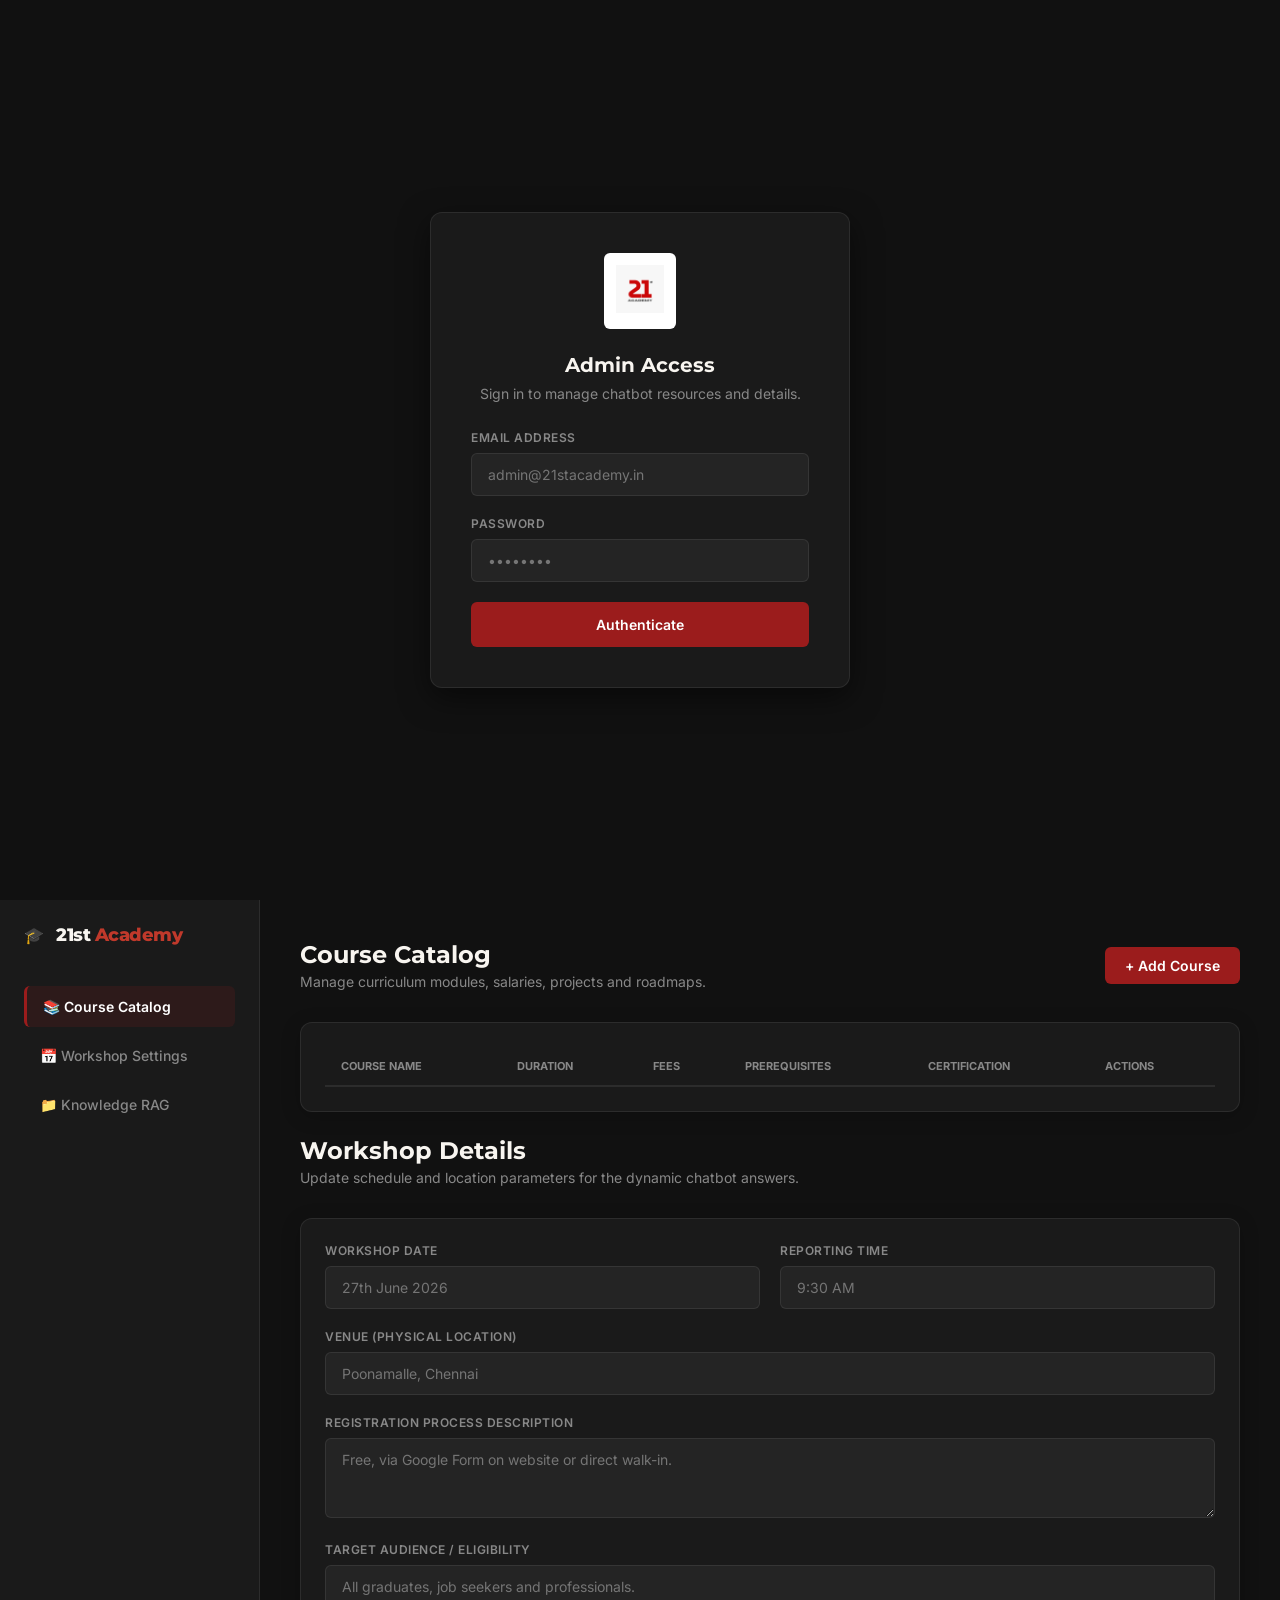
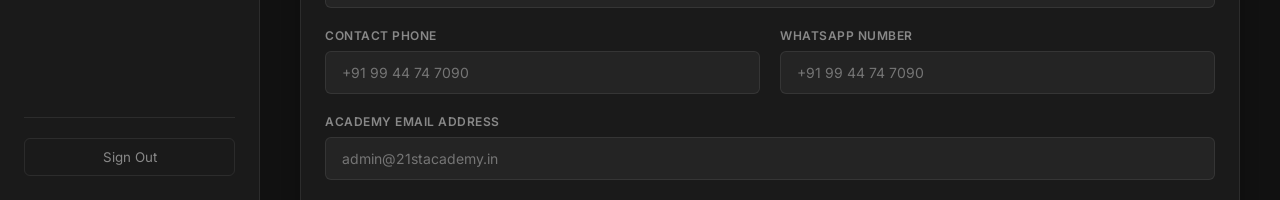
<file: frontend/admin.html>
<!DOCTYPE html>
<html lang="en">
<head>
  <meta charset="UTF-8">
  <meta name="viewport" content="width=device-width, initial-scale=1.0">
  <title>Admin Dashboard — 21st Academy</title>
  <link rel="preconnect" href="https://fonts.googleapis.com">
  <link rel="preconnect" href="https://fonts.gstatic.com" crossorigin>
  <link href="https://fonts.googleapis.com/css2?family=Montserrat:wght@600;700;800&family=Inter:wght@300;400;500;600&display=swap" rel="stylesheet">
  <style>
    /* Styling matching deep crimson + near-black theme */
    :root {
      --crimson: #9B1C1C;
      --crimson-dark: #7A1515;
      --crimson-light: #C0392B;
      --near-black: #111111;
      --dark-bg: #1a1a1a;
      --mid-bg: #242424;
      --off-white: #F8F5F0;
      --white: #ffffff;
      --text-muted: #888888;
      --border: rgba(255,255,255,0.08);
      --radius: 12px;
      --radius-sm: 6px;
      --shadow: 0 10px 30px rgba(0,0,0,0.5);
    }
    * {
      box-sizing: border-box;
      margin: 0;
      padding: 0;
    }
    body {
      font-family: 'Inter', sans-serif;
      background: var(--near-black);
      color: var(--off-white);
      min-height: 100vh;
      overflow-x: hidden;
    }
    a { color: inherit; text-decoration: none; }
    button, input, textarea, select {
      font-family: inherit;
    }

    /* TOASTS */
    .toast-container {
      position: fixed;
      top: 24px;
      right: 24px;
      z-index: 9999;
    }
    .toast {
      background: var(--mid-bg);
      color: var(--white);
      padding: 16px 24px;
      border-radius: var(--radius-sm);
      border-left: 4px solid var(--crimson);
      box-shadow: var(--shadow);
      margin-bottom: 12px;
      min-width: 280px;
      animation: slideIn 0.3s ease forwards;
    }
    .toast.success { border-left-color: #2ecc71; }
    .toast.error { border-left-color: var(--crimson-light); }
    @keyframes slideIn {
      from { transform: translateX(120%); }
      to { transform: translateX(0); }
    }

    /* LOGIN SCREEN */
    .login-container {
      display: flex;
      justify-content: center;
      align-items: center;
      min-height: 100vh;
      padding: 24px;
    }
    .login-card {
      background: var(--dark-bg);
      border: 1px solid var(--border);
      border-radius: var(--radius);
      padding: 40px;
      width: 100%;
      max-width: 420px;
      box-shadow: var(--shadow);
      text-align: center;
    }
    .logo-container {
      margin-bottom: 24px;
      background: var(--white);
      padding: 12px;
      border-radius: var(--radius-sm);
      display: inline-block;
    }
    .logo-container img {
      height: 48px;
      object-fit: contain;
    }
    .login-title {
      font-family: 'Montserrat', sans-serif;
      font-weight: 700;
      font-size: 20px;
      margin-bottom: 8px;
    }
    .login-subtitle {
      color: var(--text-muted);
      font-size: 14px;
      margin-bottom: 28px;
    }
    .form-group {
      margin-bottom: 20px;
      text-align: left;
    }
    .form-group label {
      display: block;
      font-size: 12px;
      font-weight: 600;
      color: var(--text-muted);
      margin-bottom: 8px;
      text-transform: uppercase;
      letter-spacing: 0.5px;
    }
    .form-control {
      width: 100%;
      background: var(--mid-bg);
      border: 1px solid var(--border);
      border-radius: var(--radius-sm);
      padding: 12px 16px;
      color: var(--white);
      font-size: 14px;
      transition: border-color 0.3s;
    }
    .form-control:focus {
      outline: none;
      border-color: var(--crimson-light);
    }
    .btn-primary {
      width: 100%;
      background: var(--crimson);
      color: var(--white);
      font-weight: 600;
      font-size: 14px;
      padding: 14px;
      border: none;
      border-radius: var(--radius-sm);
      cursor: pointer;
      transition: background 0.3s, transform 0.2s;
    }
    .btn-primary:hover {
      background: var(--crimson-light);
    }
    .btn-primary:active {
      transform: scale(0.98);
    }

    /* DASHBOARD CONTAINER */
    .dashboard-layout {
      display: grid;
      grid-template-columns: 260px 1fr;
      min-height: 100vh;
    }
    
    /* SIDEBAR */
    .sidebar {
      background: var(--dark-bg);
      border-right: 1px solid var(--border);
      display: flex;
      flex-direction: column;
      padding: 24px;
    }
    .sidebar-header {
      display: flex;
      align-items: center;
      gap: 12px;
      margin-bottom: 40px;
    }
    .sidebar-header span {
      font-family: 'Montserrat', sans-serif;
      font-weight: 800;
      font-size: 18px;
      letter-spacing: -0.5px;
    }
    .sidebar-header span span {
      color: var(--crimson-light);
    }
    .sidebar-nav {
      list-style: none;
      display: flex;
      flex-direction: column;
      gap: 8px;
      flex-grow: 1;
    }
    .nav-item {
      display: flex;
      align-items: center;
      gap: 12px;
      padding: 12px 16px;
      border-radius: var(--radius-sm);
      cursor: pointer;
      font-size: 14px;
      font-weight: 500;
      color: var(--text-muted);
      transition: background 0.3s, color 0.3s;
    }
    .nav-item:hover, .nav-item.active {
      background: rgba(155, 28, 28, 0.15);
      color: var(--white);
    }
    .nav-item.active {
      border-left: 3px solid var(--crimson);
      font-weight: 600;
    }
    .sidebar-footer {
      border-top: 1px solid var(--border);
      padding-top: 20px;
    }
    .btn-logout {
      width: 100%;
      background: transparent;
      border: 1px solid var(--border);
      color: var(--text-muted);
      padding: 10px;
      border-radius: var(--radius-sm);
      cursor: pointer;
      transition: background 0.3s, color 0.3s;
    }
    .btn-logout:hover {
      background: rgba(255,255,255,0.05);
      color: var(--white);
    }

    /* MAIN CONTENT */
    .main-content {
      padding: 40px;
      overflow-y: auto;
      max-height: 100vh;
    }
    .content-header {
      display: flex;
      justify-content: space-between;
      align-items: center;
      margin-bottom: 32px;
    }
    .content-title {
      font-family: 'Montserrat', sans-serif;
      font-weight: 700;
      font-size: 24px;
    }
    .content-subtitle {
      color: var(--text-muted);
      font-size: 14px;
      margin-top: 4px;
    }

    /* TABLES & VIEWS */
    .dashboard-card {
      background: var(--dark-bg);
      border: 1px solid var(--border);
      border-radius: var(--radius);
      padding: 24px;
      margin-bottom: 24px;
      box-shadow: 0 4px 20px rgba(0,0,0,0.2);
    }
    .card-title {
      font-family: 'Montserrat', sans-serif;
      font-size: 16px;
      margin-bottom: 20px;
      padding-bottom: 12px;
      border-bottom: 1px solid var(--border);
    }
    .grid-2 {
      display: grid;
      grid-template-columns: 1fr 1fr;
      gap: 20px;
    }

    /* TABLE */
    table {
      width: 100%;
      border-collapse: collapse;
      text-align: left;
    }
    th {
      font-size: 11px;
      text-transform: uppercase;
      color: var(--text-muted);
      padding: 12px 16px;
      border-bottom: 2px solid var(--border);
    }
    td {
      padding: 16px;
      border-bottom: 1px solid var(--border);
      font-size: 14px;
    }
    tr:last-child td {
      border-bottom: none;
    }
    .btn-action {
      background: transparent;
      border: 1px solid var(--border);
      color: var(--off-white);
      padding: 6px 12px;
      border-radius: 4px;
      font-size: 12px;
      cursor: pointer;
      margin-right: 6px;
      transition: background 0.3s;
    }
    .btn-action:hover {
      background: rgba(255,255,255,0.05);
    }
    .btn-action.delete:hover {
      background: rgba(155, 28, 28, 0.2);
      border-color: var(--crimson-light);
    }

    /* MODAL */
    .modal-overlay {
      position: fixed;
      top: 0;
      left: 0;
      right: 0;
      bottom: 0;
      background: rgba(0,0,0,0.85);
      z-index: 1000;
      display: flex;
      justify-content: center;
      align-items: center;
      padding: 24px;
      opacity: 0;
      pointer-events: none;
      transition: opacity 0.3s;
    }
    .modal-overlay.open {
      opacity: 1;
      pointer-events: auto;
    }
    .modal-container {
      background: var(--dark-bg);
      border: 1px solid var(--border);
      border-radius: var(--radius);
      width: 100%;
      max-width: 800px;
      max-height: 90vh;
      overflow-y: auto;
      box-shadow: var(--shadow);
      display: flex;
      flex-direction: column;
    }
    .modal-header {
      padding: 20px 24px;
      border-bottom: 1px solid var(--border);
      display: flex;
      justify-content: space-between;
      align-items: center;
    }
    .modal-title {
      font-family: 'Montserrat', sans-serif;
      font-size: 18px;
      font-weight: 700;
    }
    .btn-close {
      background: transparent;
      border: none;
      color: var(--text-muted);
      font-size: 20px;
      cursor: pointer;
    }
    .modal-body {
      padding: 24px;
      flex-grow: 1;
    }
    .modal-footer {
      padding: 20px 24px;
      border-top: 1px solid var(--border);
      display: flex;
      justify-content: flex-end;
      gap: 12px;
    }
    .btn-secondary {
      background: transparent;
      border: 1px solid var(--border);
      color: var(--off-white);
      padding: 10px 20px;
      border-radius: var(--radius-sm);
      cursor: pointer;
    }
    
    /* FILE UPLOAD DRAG/DROP */
    .upload-zone {
      border: 2px dashed var(--border);
      border-radius: var(--radius);
      padding: 40px;
      text-align: center;
      cursor: pointer;
      transition: border-color 0.3s;
      margin-bottom: 24px;
    }
    .upload-zone:hover {
      border-color: var(--crimson-light);
    }
    .upload-icon {
      font-size: 32px;
      margin-bottom: 12px;
    }
  </style>
</head>
<body>

  <!-- TOAST NOTIFICATIONS -->
  <div class="toast-container" id="toastContainer"></div>

  <!-- LOGIN TAB -->
  <div id="loginView" class="login-container">
    <div class="login-card">
      <div class="logo-container">
        <!-- Logo fits crimson theme -->
        <img src="images/logo.jpg" alt="21st Academy">
      </div>
      <h2 class="login-title">Admin Access</h2>
      <p class="login-subtitle">Sign in to manage chatbot resources and details.</p>
      
      <form id="loginForm">
        <div class="form-group">
          <label>Email Address</label>
          <input type="email" id="email" class="form-control" placeholder="admin@21stacademy.in" required>
        </div>
        <div class="form-group">
          <label>Password</label>
          <input type="password" id="password" class="form-control" placeholder="••••••••" required>
        </div>
        <button type="submit" class="btn-primary">Authenticate</button>
      </form>
    </div>
  </div>

  <!-- MAIN DASHBOARD -->
  <div id="dashboardView" class="dashboard-layout hidden">
    <!-- SIDEBAR -->
    <aside class="sidebar">
      <div class="sidebar-header">
        🎓 <span>21st <span>Academy</span></span>
      </div>
      <ul class="sidebar-nav">
        <li class="nav-item active" onclick="switchTab('courses')">📚 Course Catalog</li>
        <li class="nav-item" onclick="switchTab('workshop')">📅 Workshop Settings</li>
        <li class="nav-item" onclick="switchTab('documents')">📁 Knowledge RAG</li>
      </ul>
      <div class="sidebar-footer">
        <button class="btn-logout" onclick="logout()">Sign Out</button>
      </div>
    </aside>

    <!-- CONTENT WRAPPER -->
    <main class="main-content">
      
      <!-- COURSES VIEW -->
      <section id="coursesTab" class="tab-content">
        <div class="content-header">
          <div>
            <h2 class="content-title">Course Catalog</h2>
            <p class="content-subtitle">Manage curriculum modules, salaries, projects and roadmaps.</p>
          </div>
          <button class="btn-primary" style="width: auto; padding: 10px 20px;" onclick="openCourseModal()">+ Add Course</button>
        </div>

        <div class="dashboard-card">
          <table id="coursesTable">
            <thead>
              <tr>
                <th>Course Name</th>
                <th>Duration</th>
                <th>Fees</th>
                <th>Prerequisites</th>
                <th>Certification</th>
                <th>Actions</th>
              </tr>
            </thead>
            <tbody>
              <!-- Populate dynamically -->
            </tbody>
          </table>
        </div>
      </section>

      <!-- WORKSHOP VIEW -->
      <section id="workshopTab" class="tab-content hidden">
        <div class="content-header">
          <div>
            <h2 class="content-title">Workshop Details</h2>
            <p class="content-subtitle">Update schedule and location parameters for the dynamic chatbot answers.</p>
          </div>
        </div>

        <div class="dashboard-card">
          <form id="workshopForm">
            <div class="grid-2">
              <div class="form-group">
                <label>Workshop Date</label>
                <input type="text" id="wsDate" class="form-control" placeholder="27th June 2026">
              </div>
              <div class="form-group">
                <label>Reporting Time</label>
                <input type="text" id="wsTime" class="form-control" placeholder="9:30 AM">
              </div>
            </div>
            <div class="form-group">
              <label>Venue (Physical Location)</label>
              <input type="text" id="wsVenue" class="form-control" placeholder="Poonamalle, Chennai">
            </div>
            <div class="form-group">
              <label>Registration Process Description</label>
              <textarea id="wsRegProc" class="form-control" style="height: 80px;" placeholder="Free, via Google Form on website or direct walk-in."></textarea>
            </div>
            <div class="form-group">
              <label>Target Audience / Eligibility</label>
              <input type="text" id="wsEligibility" class="form-control" placeholder="All graduates, job seekers and professionals.">
            </div>
            <div class="grid-2">
              <div class="form-group">
                <label>Contact Phone</label>
                <input type="text" id="wsPhone" class="form-control" placeholder="+91 99 44 74 7090">
              </div>
              <div class="form-group">
                <label>WhatsApp Number</label>
                <input type="text" id="wsWhatsapp" class="form-control" placeholder="+91 99 44 74 7090">
              </div>
            </div>
            <div class="form-group">
              <label>Academy Email Address</label>
              <input type="email" id="wsEmail" class="form-control" placeholder="admin@21stacademy.in">
            </div>
            <div class="form-group">
              <label>Google Maps Location Link</label>
              <input type="url" id="wsMaps" class="form-control" placeholder="https://maps.google.com/?q=Poonamalle,Chennai">
            </div>
            <div class="form-group">
              <label>Official Academy Website</label>
              <input type="url" id="wsWebsite" class="form-control" placeholder="https://21stacademy.in">
            </div>
            <button type="submit" class="btn-primary" style="width: auto; padding: 12px 30px;">Save Workshop Config</button>
          </form>
        </div>
      </section>

      <!-- DOCUMENTS VIEW -->
      <section id="documentsTab" class="tab-content hidden">
        <div class="content-header">
          <div>
            <h2 class="content-title">Knowledge Index (RAG)</h2>
            <p class="content-subtitle">Upload brochures, syllabi, or policies. The chatbot embeds them locally to retrieve references.</p>
          </div>
        </div>

        <div class="upload-zone" onclick="document.getElementById('fileUploadInput').click()">
          <div class="upload-icon">📁</div>
          <h3>Select file to import</h3>
          <p style="color: var(--text-muted); font-size: 13px; margin-top: 4px;">Supports PDF, DOCX, PPT, PPTX, TXT, CSV, XLS, XLSX up to 20MB</p>
          <input type="file" id="fileUploadInput" style="display:none;" onchange="uploadFile(this.files[0])">
        </div>

        <div class="dashboard-card">
          <h3 class="card-title">Active Knowledge Base Files</h3>
          <table id="documentsTable">
            <thead>
              <tr>
                <th>Filename</th>
                <th>Filetype</th>
                <th>Upload Date</th>
                <th>Chunks Indexed</th>
                <th>Uploaded By</th>
                <th>Actions</th>
              </tr>
            </thead>
            <tbody>
              <!-- Populate dynamically -->
            </tbody>
          </table>
        </div>
      </section>
    </main>
  </div>

  <!-- COURSE MODAL -->
  <div class="modal-overlay" id="courseModal">
    <div class="modal-container">
      <div class="modal-header">
        <h3 class="modal-title" id="modalTitle">Add Course</h3>
        <button class="btn-close" onclick="closeCourseModal()">✕</button>
      </div>
      <form id="courseForm">
        <input type="hidden" id="courseId">
        <div class="modal-body">
          <div class="grid-2">
            <div class="form-group">
              <label>Course Name *</label>
              <input type="text" id="cName" class="form-control" placeholder="e.g. AI Engineering" required>
            </div>
            <div class="form-group">
              <label>Duration</label>
              <input type="text" id="cDuration" class="form-control" placeholder="e.g. 6 Months">
            </div>
          </div>
          <div class="form-group">
            <label>Course Description *</label>
            <textarea id="cDesc" class="form-control" style="height: 70px;" placeholder="Outline the main focus of this program..." required></textarea>
          </div>
          <div class="grid-2">
            <div class="form-group">
              <label>Fees</label>
              <input type="text" id="cFees" class="form-control" placeholder="e.g. Rs. 45,000">
            </div>
            <div class="form-group">
              <label>Eligibility Criteria</label>
              <input type="text" id="cEligibility" class="form-control" placeholder="e.g. Graduates / Students">
            </div>
          </div>
          <div class="grid-2">
            <div class="form-group">
              <label>Prerequisites</label>
              <input type="text" id="cPrereq" class="form-control" placeholder="e.g. Basic programming knowledge">
            </div>
            <div class="form-group">
              <label>Expected Entry Salary</label>
              <input type="text" id="cSalary" class="form-control" placeholder="e.g. Rs. 6 - 15 LPA">
            </div>
          </div>
          <div class="form-group">
            <label>Learning Roadmap</label>
            <textarea id="cRoadmap" class="form-control" style="height: 60px;" placeholder="Step 1 -> Step 2 -> Step 3..."></textarea>
          </div>
          <div class="form-group">
            <label>Syllabus Modules (semicolon separated)</label>
            <textarea id="cModules" class="form-control" style="height: 60px;" placeholder="Module 1: Basic Python; Module 2: Machine learning..."></textarea>
          </div>
          <div class="form-group">
            <label>Specific Topics Covered (comma separated)</label>
            <input type="text" id="cTopics" class="form-control" placeholder="Python, NumPy, PyTorch, LangChain...">
          </div>
          <div class="form-group">
            <label>Projects Included</label>
            <textarea id="cProjects" class="form-control" style="height: 60px;" placeholder="e.g. Building an automated Multi-Agent Dev Team, Chatbot..."></textarea>
          </div>
          <div class="form-group">
            <label>Internship details</label>
            <input type="text" id="cInternship" class="form-control" placeholder="e.g. 2 Months corporate internship">
          </div>
          <div class="grid-2">
            <div class="form-group">
              <label>Certification Offered</label>
              <input type="text" id="cCert" class="form-control" placeholder="e.g. Certified AI Developer">
            </div>
            <div class="form-group">
              <label>Placement Support</label>
              <input type="text" id="cPlacement" class="form-control" placeholder="e.g. direct placements, mock sessions">
            </div>
          </div>
          <div class="form-group">
            <label>Career Opportunities</label>
            <input type="text" id="cCareer" class="form-control" placeholder="e.g. AI Engineer, NLP Expert">
          </div>
          <div class="grid-2">
            <div class="form-group">
              <label>Key Tools Used</label>
              <input type="text" id="cTools" class="form-control" placeholder="e.g. Git, Docker, Jupyter">
            </div>
            <div class="form-group">
              <label>Software Required</label>
              <input type="text" id="cSoftware" class="form-control" placeholder="e.g. Python 3.10+, VS Code">
            </div>
          </div>
          <div class="form-group">
            <label>Industry Applications</label>
            <input type="text" id="cIndustry" class="form-control" placeholder="e.g. Health analytics, customer bots">
          </div>
          <div class="form-group">
            <label>Frequently Asked Questions (FAQ list)</label>
            <textarea id="cFaqs" class="form-control" style="height: 80px;" placeholder="Q: What if I miss a class? A: Video recordings are available."></textarea>
          </div>
        </div>
        <div class="modal-footer">
          <button type="button" class="btn-secondary" onclick="closeCourseModal()">Cancel</button>
          <button type="submit" class="btn-primary" style="width: auto;">Save Course</button>
        </div>
      </form>
    </div>
  </div>

  <!-- CORE LOGIC JS -->
  <script>
    // Automatically uses localhost in development, or your custom VPS domain in production
    const API_BASE_URL = (window.location.hostname === 'localhost' || window.location.hostname === '127.0.0.1')
      ? 'http://localhost:8000/api'
      : 'https://api.21stacademy.in/api'; // <-- Replace with your production VPS API URL

    function getHeaders() {
      const token = localStorage.getItem('admin_token');
      return {
        'Content-Type': 'application/json',
        'Authorization': token ? `Bearer ${token}` : ''
      };
    }

    // TOASTS
    function showToast(message, type = 'success') {
      const container = document.getElementById('toastContainer');
      const toast = document.createElement('div');
      toast.className = `toast ${type}`;
      toast.innerText = message;
      container.appendChild(toast);
      setTimeout(() => {
        toast.style.opacity = '0';
        setTimeout(() => toast.remove(), 300);
      }, 3500);
    }

    // CHECK AUTH
    function checkAuth() {
      const token = localStorage.getItem('admin_token');
      if (token) {
        document.getElementById('loginView').classList.add('hidden');
        document.getElementById('dashboardView').classList.remove('hidden');
        // Initial data fetches
        fetchCourses();
        fetchWorkshop();
        fetchDocuments();
      } else {
        document.getElementById('loginView').classList.remove('hidden');
        document.getElementById('dashboardView').classList.add('hidden');
      }
    }

    // LOGIN
    document.getElementById('loginForm').addEventListener('submit', async (e) => {
      e.preventDefault();
      const email = document.getElementById('email').value;
      const password = document.getElementById('password').value;

      try {
        const res = await fetch(`${API_BASE_URL}/auth/login`, {
          method: 'POST',
          headers: { 'Content-Type': 'application/json' },
          body: JSON.stringify({ email, password })
        });
        const data = await res.json();
        if (res.ok && data.access_token) {
          localStorage.setItem('admin_token', data.access_token);
          showToast('Login successful!');
          checkAuth();
        } else {
          showToast(data.detail || 'Authentication failed.', 'error');
        }
      } catch (err) {
        showToast('Could not connect to backend server.', 'error');
      }
    });

    // LOGOUT
    function logout() {
      localStorage.removeItem('admin_token');
      showToast('Logged out.');
      checkAuth();
    }

    // TABS
    function switchTab(tabId) {
      document.querySelectorAll('.tab-content').forEach(el => el.classList.add('hidden'));
      document.querySelectorAll('.nav-item').forEach(el => el.classList.remove('active'));
      
      document.getElementById(`${tabId}Tab`).classList.remove('hidden');
      event.target.classList.add('active');
    }

    // --- COURSES SECTION ---
    async function fetchCourses() {
      try {
        const res = await fetch(`${API_BASE_URL}/courses`);
        const courses = await res.json();
        const tbody = document.querySelector('#coursesTable tbody');
        tbody.innerHTML = '';
        if (courses.length === 0) {
          tbody.innerHTML = '<tr><td colspan="6" style="text-align:center; color:var(--text-muted);">No courses registered yet.</td></tr>';
          return;
        }
        courses.forEach(c => {
          const tr = document.createElement('tr');
          tr.innerHTML = `
            <td><strong>${c.name}</strong></td>
            <td>${c.duration || 'N/A'}</td>
            <td>${c.fees || 'N/A'}</td>
            <td>${c.prerequisites || 'None'}</td>
            <td>${c.certification || 'N/A'}</td>
            <td>
              <button class="btn-action" onclick="editCourse('${c.id}')">Edit</button>
              <button class="btn-action delete" onclick="deleteCourse('${c.id}')">Delete</button>
            </td>
          `;
          tbody.appendChild(tr);
        });
      } catch (err) {
        showToast('Failed to load courses.', 'error');
      }
    }

    // COURSE SAVE (ADD OR EDIT)
    document.getElementById('courseForm').addEventListener('submit', async (e) => {
      e.preventDefault();
      const id = document.getElementById('courseId').value;
      const courseData = {
        name: document.getElementById('cName').value,
        description: document.getElementById('cDesc').value,
        duration: document.getElementById('cDuration').value || null,
        fees: document.getElementById('cFees').value || null,
        eligibility: document.getElementById('cEligibility').value || null,
        prerequisites: document.getElementById('cPrereq').value || null,
        learning_roadmap: document.getElementById('cRoadmap').value || null,
        modules: document.getElementById('cModules').value || null,
        topics_covered: document.getElementById('cTopics').value || null,
        projects_included: document.getElementById('cProjects').value || null,
        internship_details: document.getElementById('cInternship').value || null,
        certification: document.getElementById('cCert').value || null,
        placement_support: document.getElementById('cPlacement').value || null,
        career_opportunities: document.getElementById('cCareer').value || null,
        expected_salary: document.getElementById('cSalary').value || null,
        tools_used: document.getElementById('cTools').value || null,
        software_required: document.getElementById('cSoftware').value || null,
        industry_applications: document.getElementById('cIndustry').value || null,
        faqs: document.getElementById('cFaqs').value || null,
      };

      const url = id ? `${API_BASE_URL}/courses/${id}` : `${API_BASE_URL}/courses`;
      const method = id ? 'PUT' : 'POST';

      try {
        const res = await fetch(url, {
          method,
          headers: getHeaders(),
          body: JSON.stringify(courseData)
        });
        if (res.ok) {
          showToast(`Course successfully ${id ? 'updated' : 'created'}!`);
          closeCourseModal();
          fetchCourses();
        } else {
          const errData = await res.json();
          showToast(errData.detail || 'Failed to save course.', 'error');
        }
      } catch (err) {
        showToast('Connection error while saving course.', 'error');
      }
    });

    async function editCourse(id) {
      try {
        const res = await fetch(`${API_BASE_URL}/courses/${id}`);
        const c = await res.json();
        if (!res.ok) throw new Error();

        document.getElementById('courseId').value = c.id;
        document.getElementById('cName').value = c.name;
        document.getElementById('cDesc').value = c.description;
        document.getElementById('cDuration').value = c.duration || '';
        document.getElementById('cFees').value = c.fees || '';
        document.getElementById('cEligibility').value = c.eligibility || '';
        document.getElementById('cPrereq').value = c.prerequisites || '';
        document.getElementById('cSalary').value = c.expected_salary || '';
        document.getElementById('cRoadmap').value = c.learning_roadmap || '';
        document.getElementById('cModules').value = c.modules || '';
        document.getElementById('cTopics').value = c.topics_covered || '';
        document.getElementById('cProjects').value = c.projects_included || '';
        document.getElementById('cInternship').value = c.internship_details || '';
        document.getElementById('cCert').value = c.certification || '';
        document.getElementById('cPlacement').value = c.placement_support || '';
        document.getElementById('cCareer').value = c.career_opportunities || '';
        document.getElementById('cTools').value = c.tools_used || '';
        document.getElementById('cSoftware').value = c.software_required || '';
        document.getElementById('cIndustry').value = c.industry_applications || '';
        document.getElementById('cFaqs').value = c.faqs || '';

        document.getElementById('modalTitle').innerText = 'Edit Course';
        document.getElementById('courseModal').classList.add('open');
      } catch (err) {
        showToast('Failed to load course details.', 'error');
      }
    }

    async function deleteCourse(id) {
      if (!confirm('Are you sure you want to delete this course from the catalog?')) return;
      try {
        const res = await fetch(`${API_BASE_URL}/courses/${id}`, {
          method: 'DELETE',
          headers: getHeaders()
        });
        if (res.ok) {
          showToast('Course deleted.');
          fetchCourses();
        } else {
          showToast('Failed to delete course.', 'error');
        }
      } catch (err) {
        showToast('Network error while deleting course.', 'error');
      }
    }

    function openCourseModal() {
      document.getElementById('courseForm').reset();
      document.getElementById('courseId').value = '';
      document.getElementById('modalTitle').innerText = 'Add Course';
      document.getElementById('courseModal').classList.add('open');
    }

    function closeCourseModal() {
      document.getElementById('courseModal').classList.remove('open');
    }

    // --- WORKSHOP SECTION ---
    async function fetchWorkshop() {
      try {
        const res = await fetch(`${API_BASE_URL}/workshop`);
        const ws = await res.json();
        if (res.ok) {
          document.getElementById('wsDate').value = ws.date || '';
          document.getElementById('wsTime').value = ws.time || '';
          document.getElementById('wsVenue').value = ws.venue || '';
          document.getElementById('wsRegProc').value = ws.registration_process || '';
          document.getElementById('wsEligibility').value = ws.eligibility || '';
          document.getElementById('wsPhone').value = ws.contact_number || '';
          document.getElementById('wsWhatsapp').value = ws.whatsapp_number || '';
          document.getElementById('wsEmail').value = ws.email || '';
          document.getElementById('wsMaps').value = ws.google_maps_location || '';
          document.getElementById('wsWebsite').value = ws.website || '';
        }
      } catch (err) {
        showToast('Failed to load workshop info.', 'error');
      }
    }

    document.getElementById('workshopForm').addEventListener('submit', async (e) => {
      e.preventDefault();
      const wsData = {
        date: document.getElementById('wsDate').value || null,
        time: document.getElementById('wsTime').value || null,
        venue: document.getElementById('wsVenue').value || null,
        registration_process: document.getElementById('wsRegProc').value || null,
        eligibility: document.getElementById('wsEligibility').value || null,
        contact_number: document.getElementById('wsPhone').value || null,
        whatsapp_number: document.getElementById('wsWhatsapp').value || null,
        email: document.getElementById('wsEmail').value || null,
        google_maps_location: document.getElementById('wsMaps').value || null,
        website: document.getElementById('wsWebsite').value || null,
      };

      try {
        const res = await fetch(`${API_BASE_URL}/workshop`, {
          method: 'PUT',
          headers: getHeaders(),
          body: JSON.stringify(wsData)
        });
        if (res.ok) {
          showToast('Workshop settings updated successfully!');
          fetchWorkshop();
        } else {
          showToast('Failed to update workshop settings.', 'error');
        }
      } catch (err) {
        showToast('Connection error updating workshop settings.', 'error');
      }
    });

    // --- DOCUMENTS SECTION ---
    async function fetchDocuments() {
      try {
        const res = await fetch(`${API_BASE_URL}/documents`, {
          headers: getHeaders()
        });
        const docs = await res.json();
        const tbody = document.querySelector('#documentsTable tbody');
        tbody.innerHTML = '';
        if (docs.length === 0) {
          tbody.innerHTML = '<tr><td colspan="6" style="text-align:center; color:var(--text-muted);">No documents indexed. Upload files above.</td></tr>';
          return;
        }
        docs.forEach(d => {
          const tr = document.createElement('tr');
          const dDate = new Date(d.created_at).toLocaleDateString();
          tr.innerHTML = `
            <td><strong>${d.filename}</strong></td>
            <td><code>${d.filetype}</code></td>
            <td>${dDate}</td>
            <td>${d.chunks_count} chunks</td>
            <td>${d.uploaded_by || 'system'}</td>
            <td>
              <button class="btn-action delete" onclick="deleteDocument('${d.id}')">Remove</button>
            </td>
          `;
          tbody.appendChild(tr);
        });
      } catch (err) {
        showToast('Failed to fetch indexed documents list.', 'error');
      }
    }

    async function uploadFile(file) {
      if (!file) return;
      
      const formData = new FormData();
      formData.append('file', file);
      
      showToast(`Uploading and indexing "${file.name}"... Please wait.`);

      const token = localStorage.getItem('admin_token');

      try {
        const res = await fetch(`${API_BASE_URL}/upload`, {
          method: 'POST',
          headers: {
            'Authorization': token ? `Bearer ${token}` : ''
          },
          body: formData
        });
        const data = await res.json();
        if (res.ok && data.success) {
          showToast(`Successfully indexed ${data.filename}! (${data.chunks_indexed} chunks)`);
          fetchDocuments();
        } else {
          showToast(data.detail || 'Upload failed. File might be invalid or too large.', 'error');
        }
      } catch (err) {
        showToast('Network error during file upload.', 'error');
      }
      document.getElementById('fileUploadInput').value = '';
    }

    async function deleteDocument(id) {
      if (!confirm('Are you sure you want to delete this document? The chatbot will lose all knowledge stored within this file.')) return;
      try {
        const res = await fetch(`${API_BASE_URL}/documents/${id}`, {
          method: 'DELETE',
          headers: getHeaders()
        });
        if (res.ok) {
          showToast('Document cleared.');
          fetchDocuments();
        } else {
          showToast('Failed to clear document.', 'error');
        }
      } catch (err) {
        showToast('Network error deleting document.', 'error');
      }
    }

    // Page Load check
    window.onload = checkAuth;
  </script>
</body>
</html>
</file>
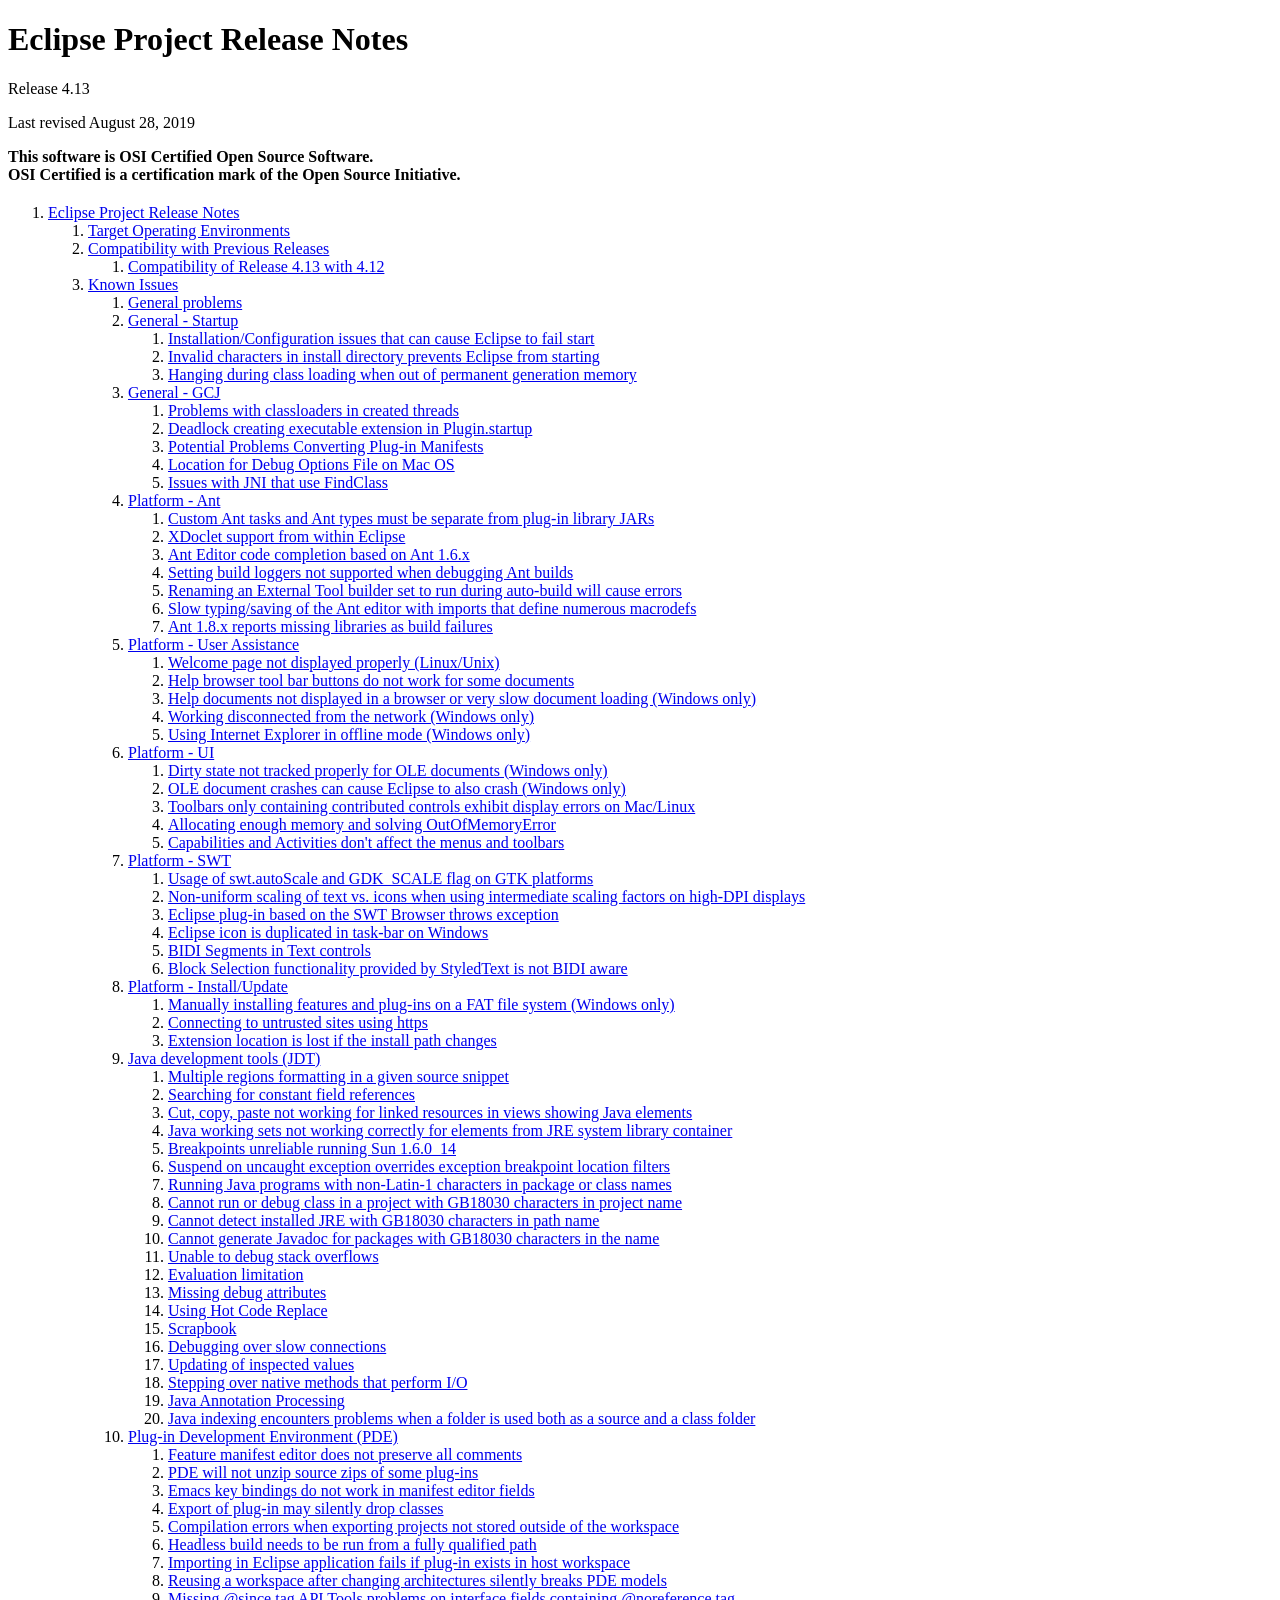
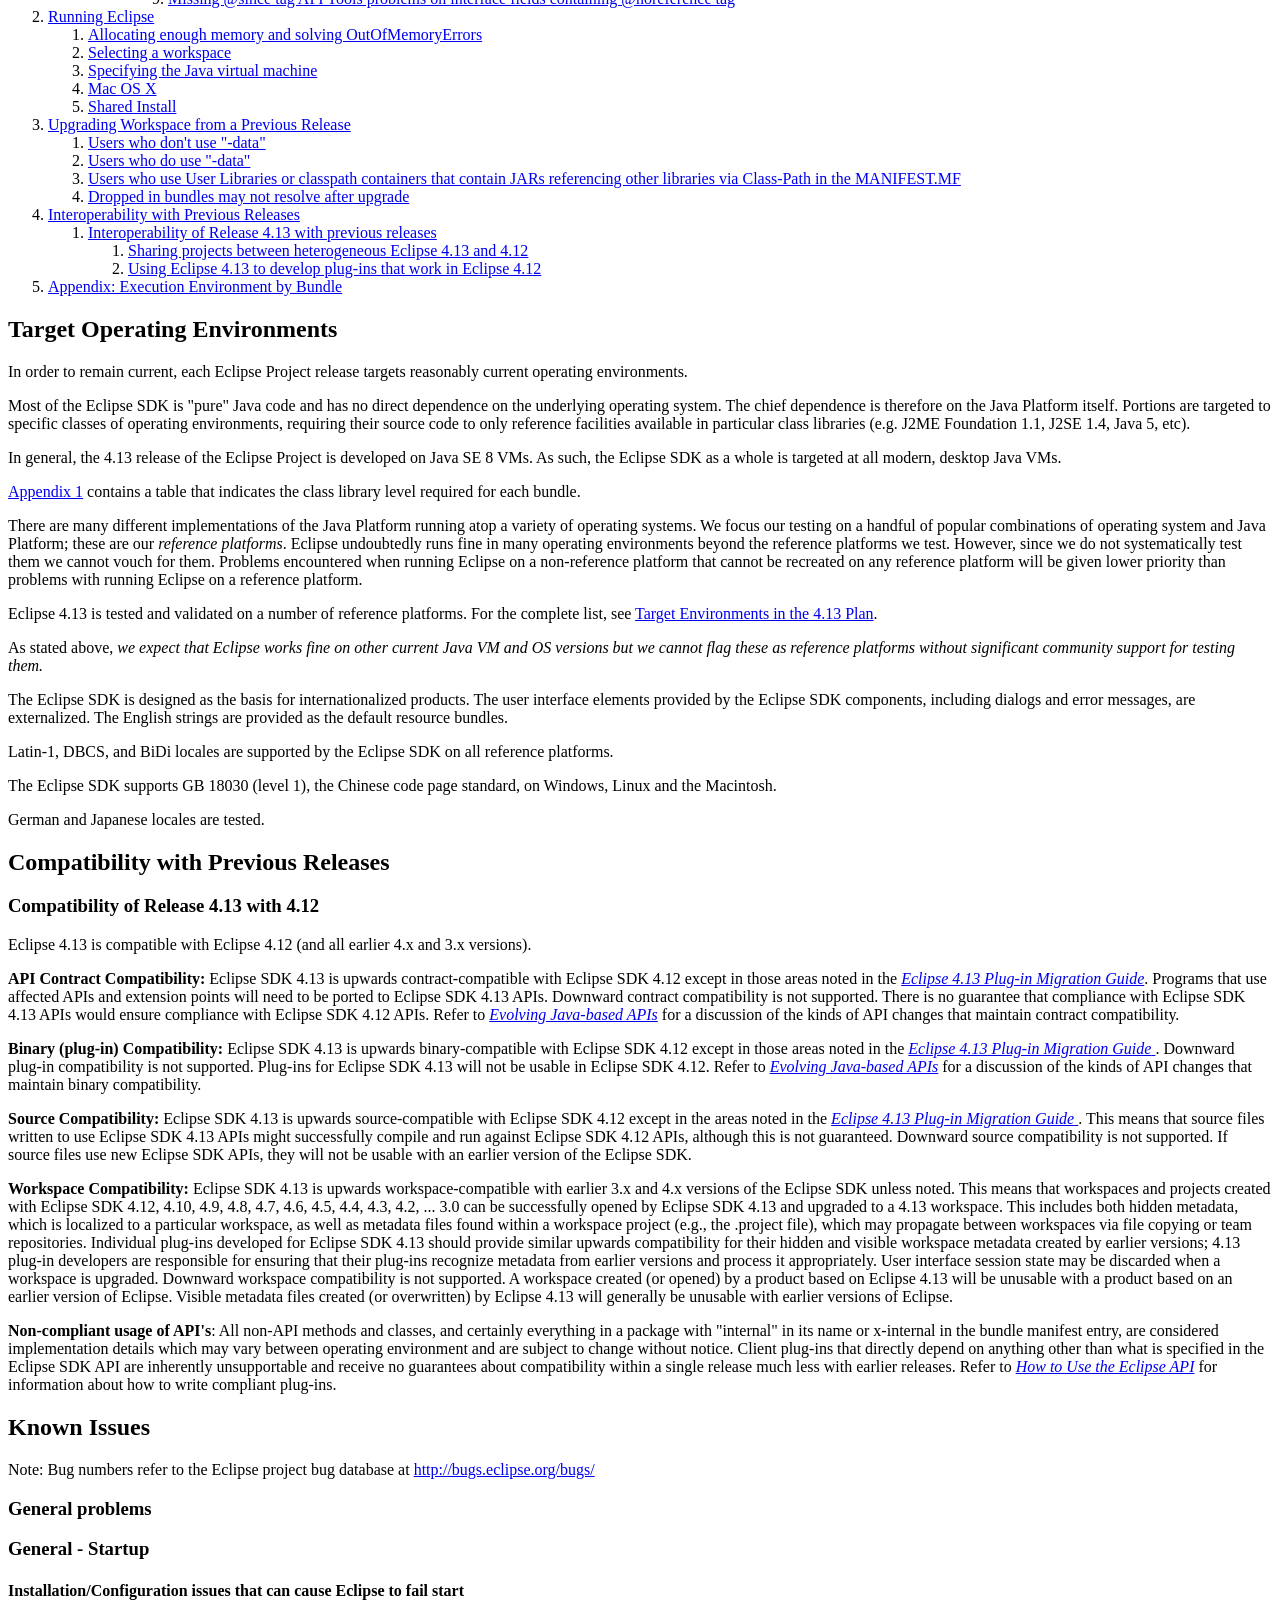
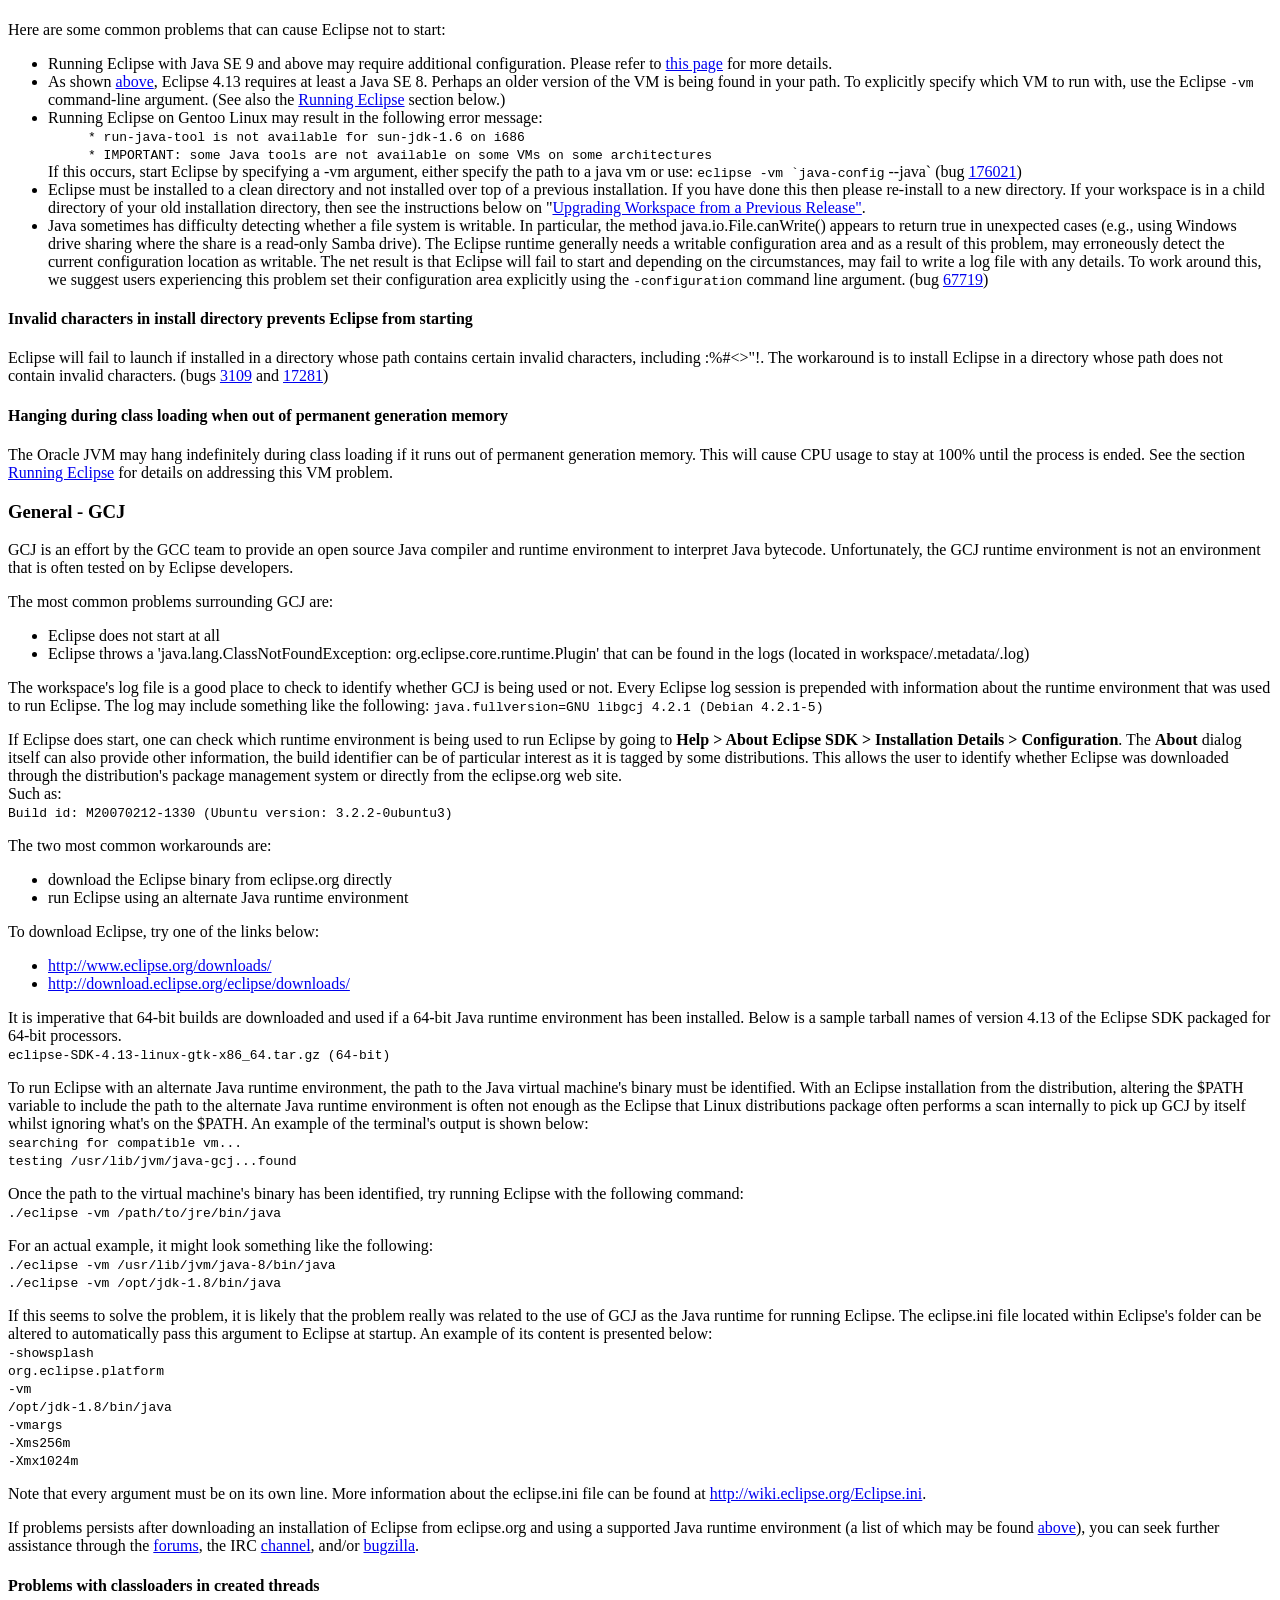
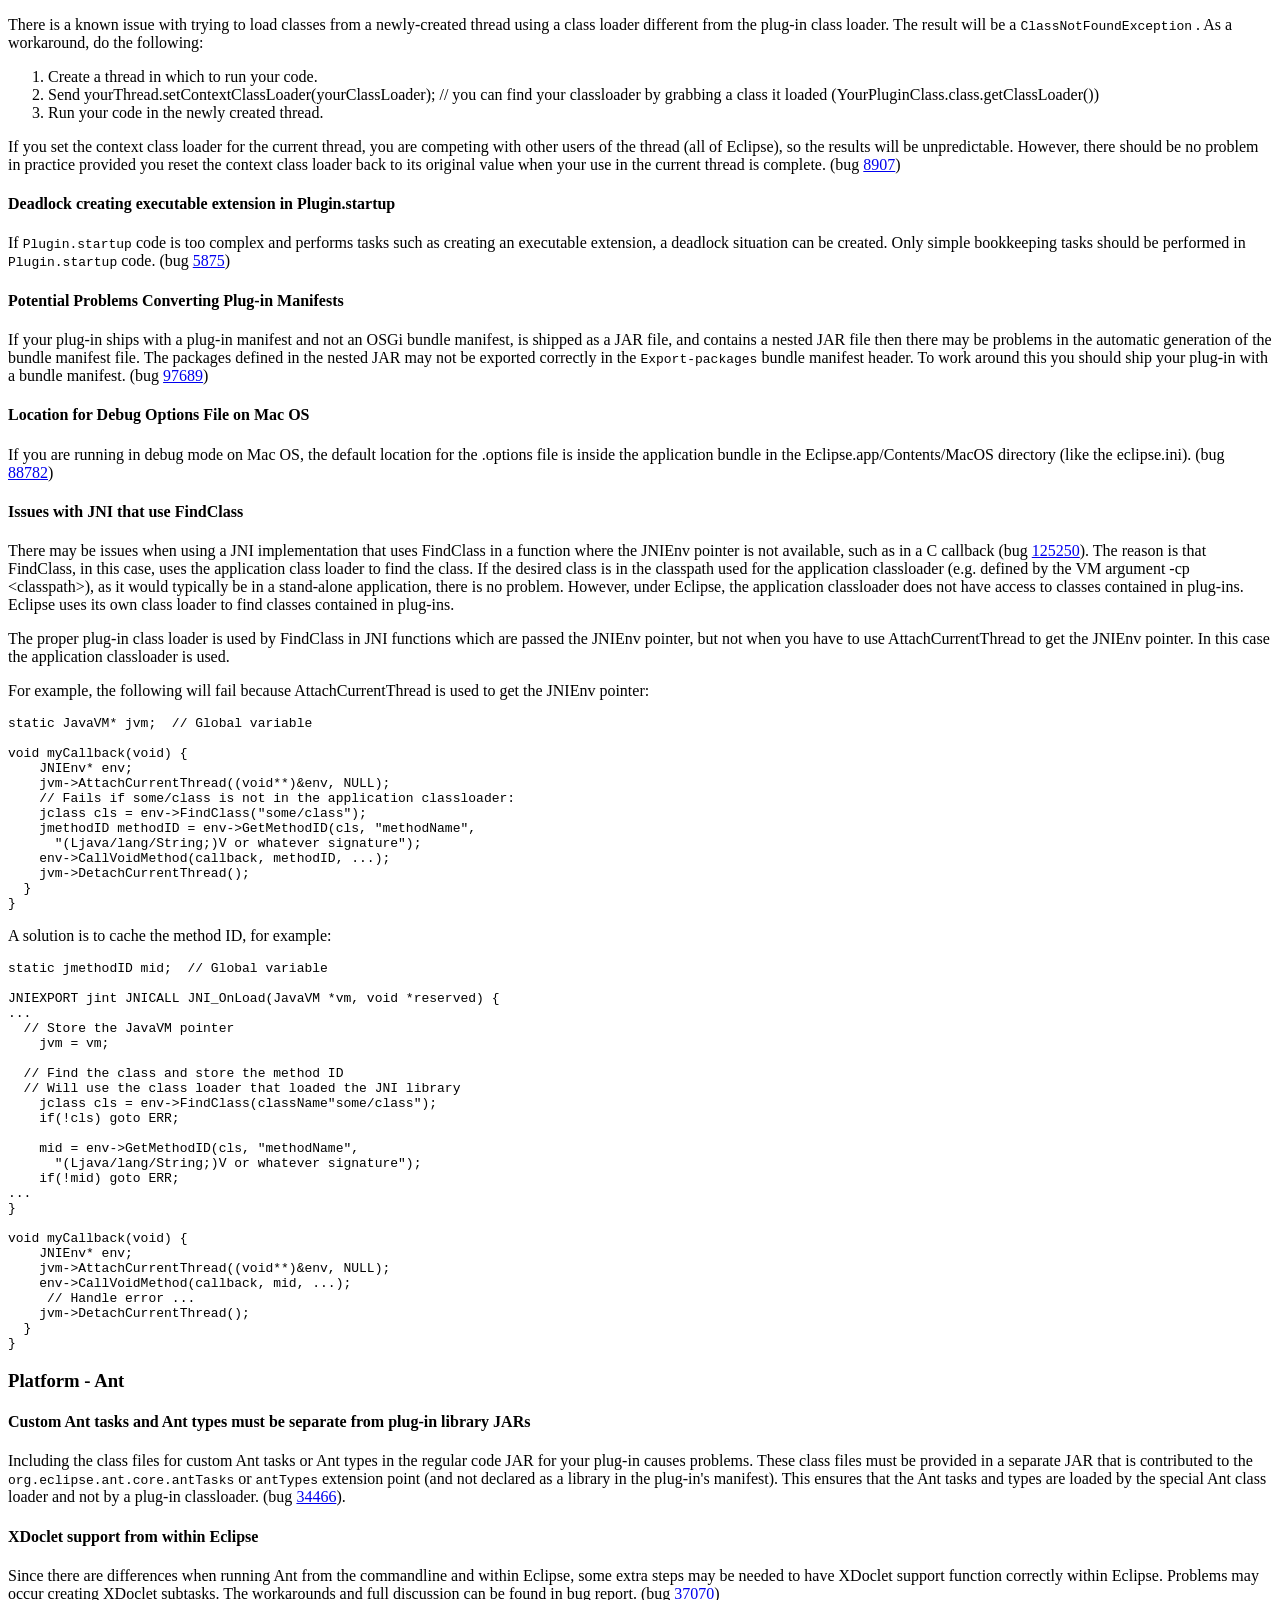
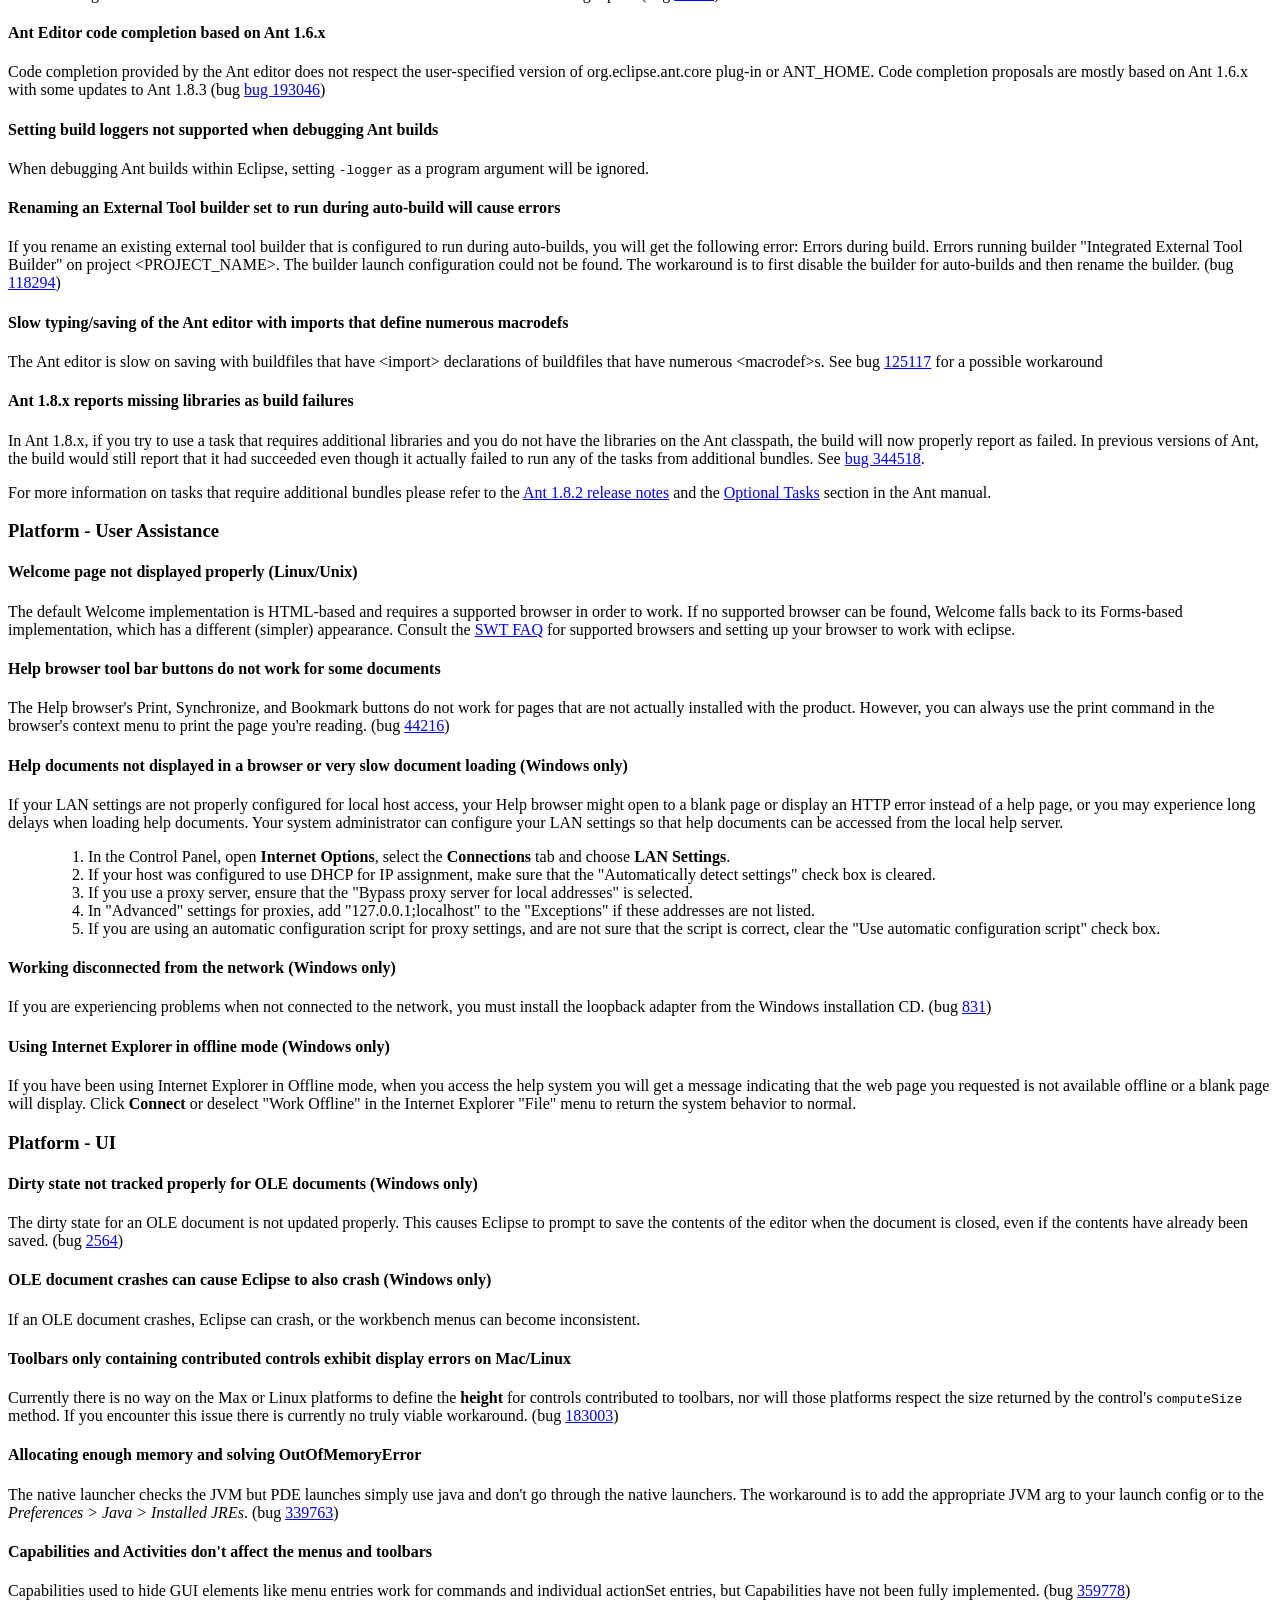
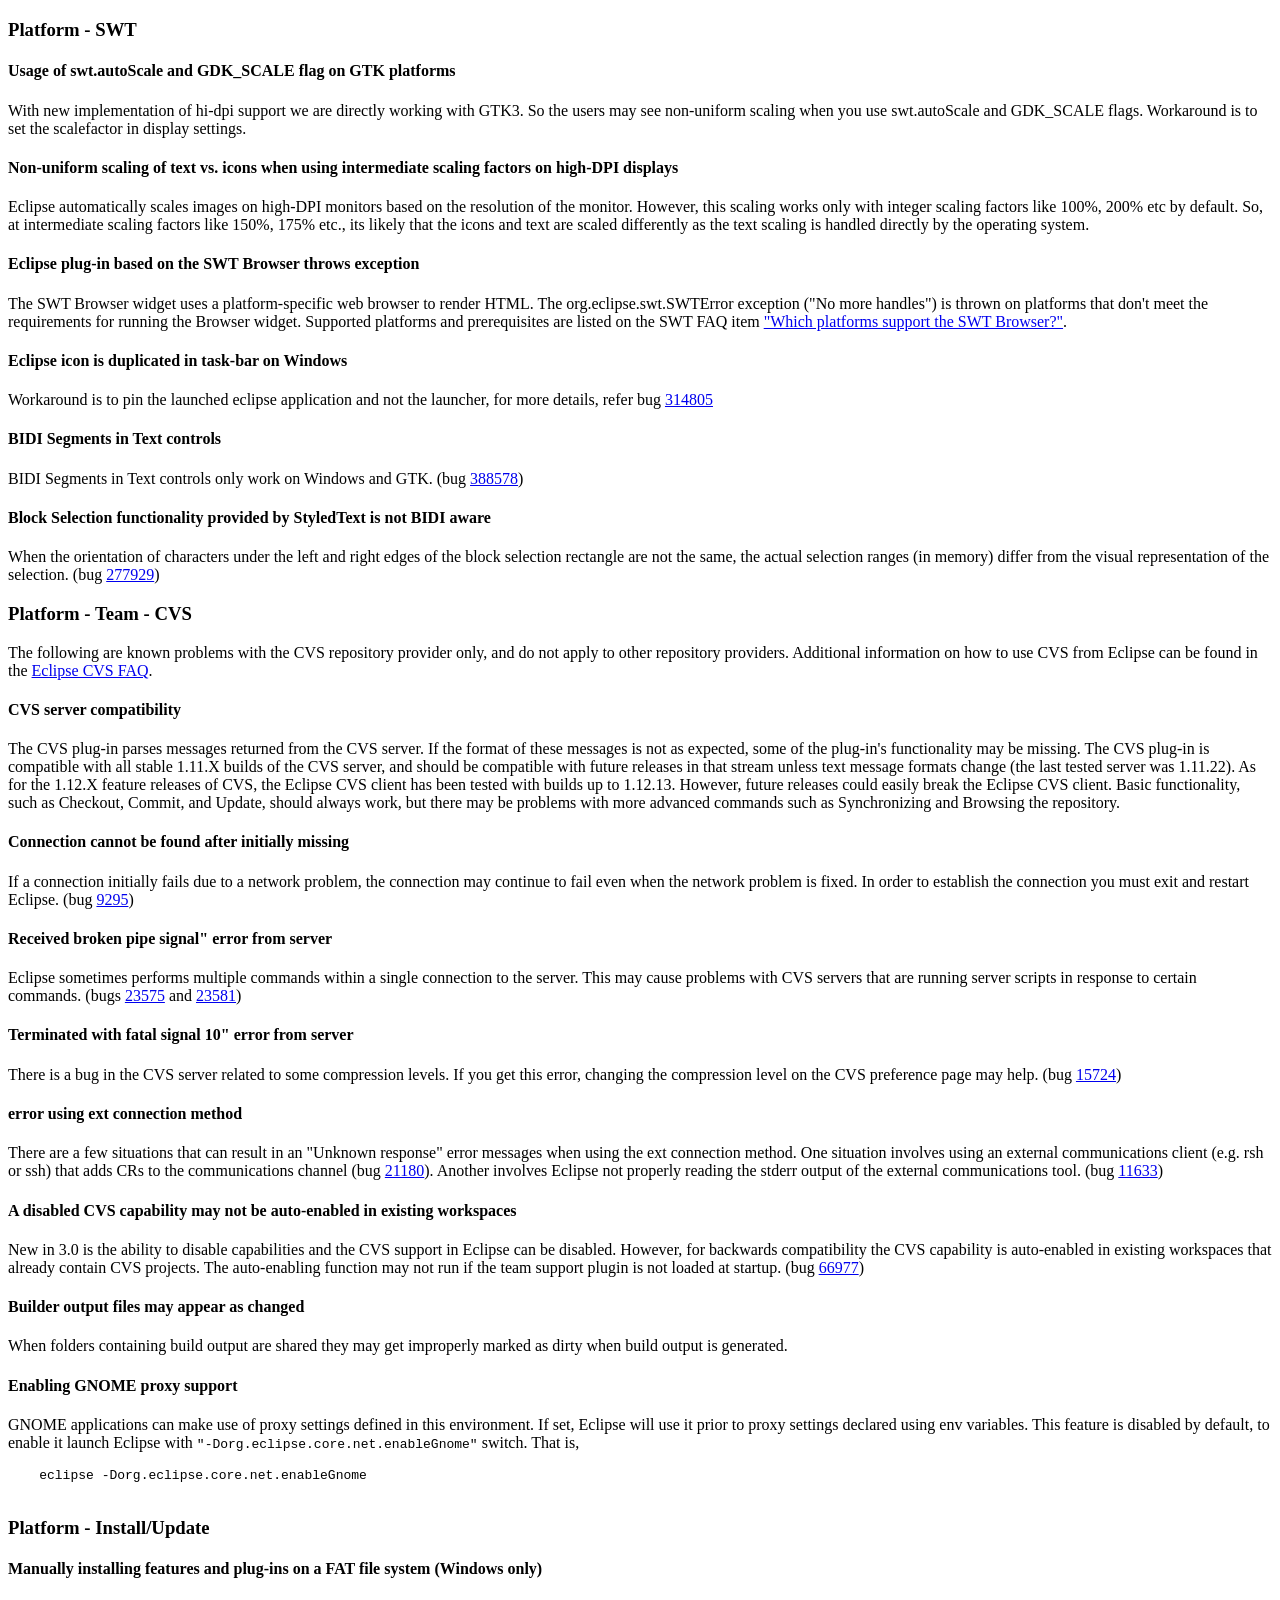
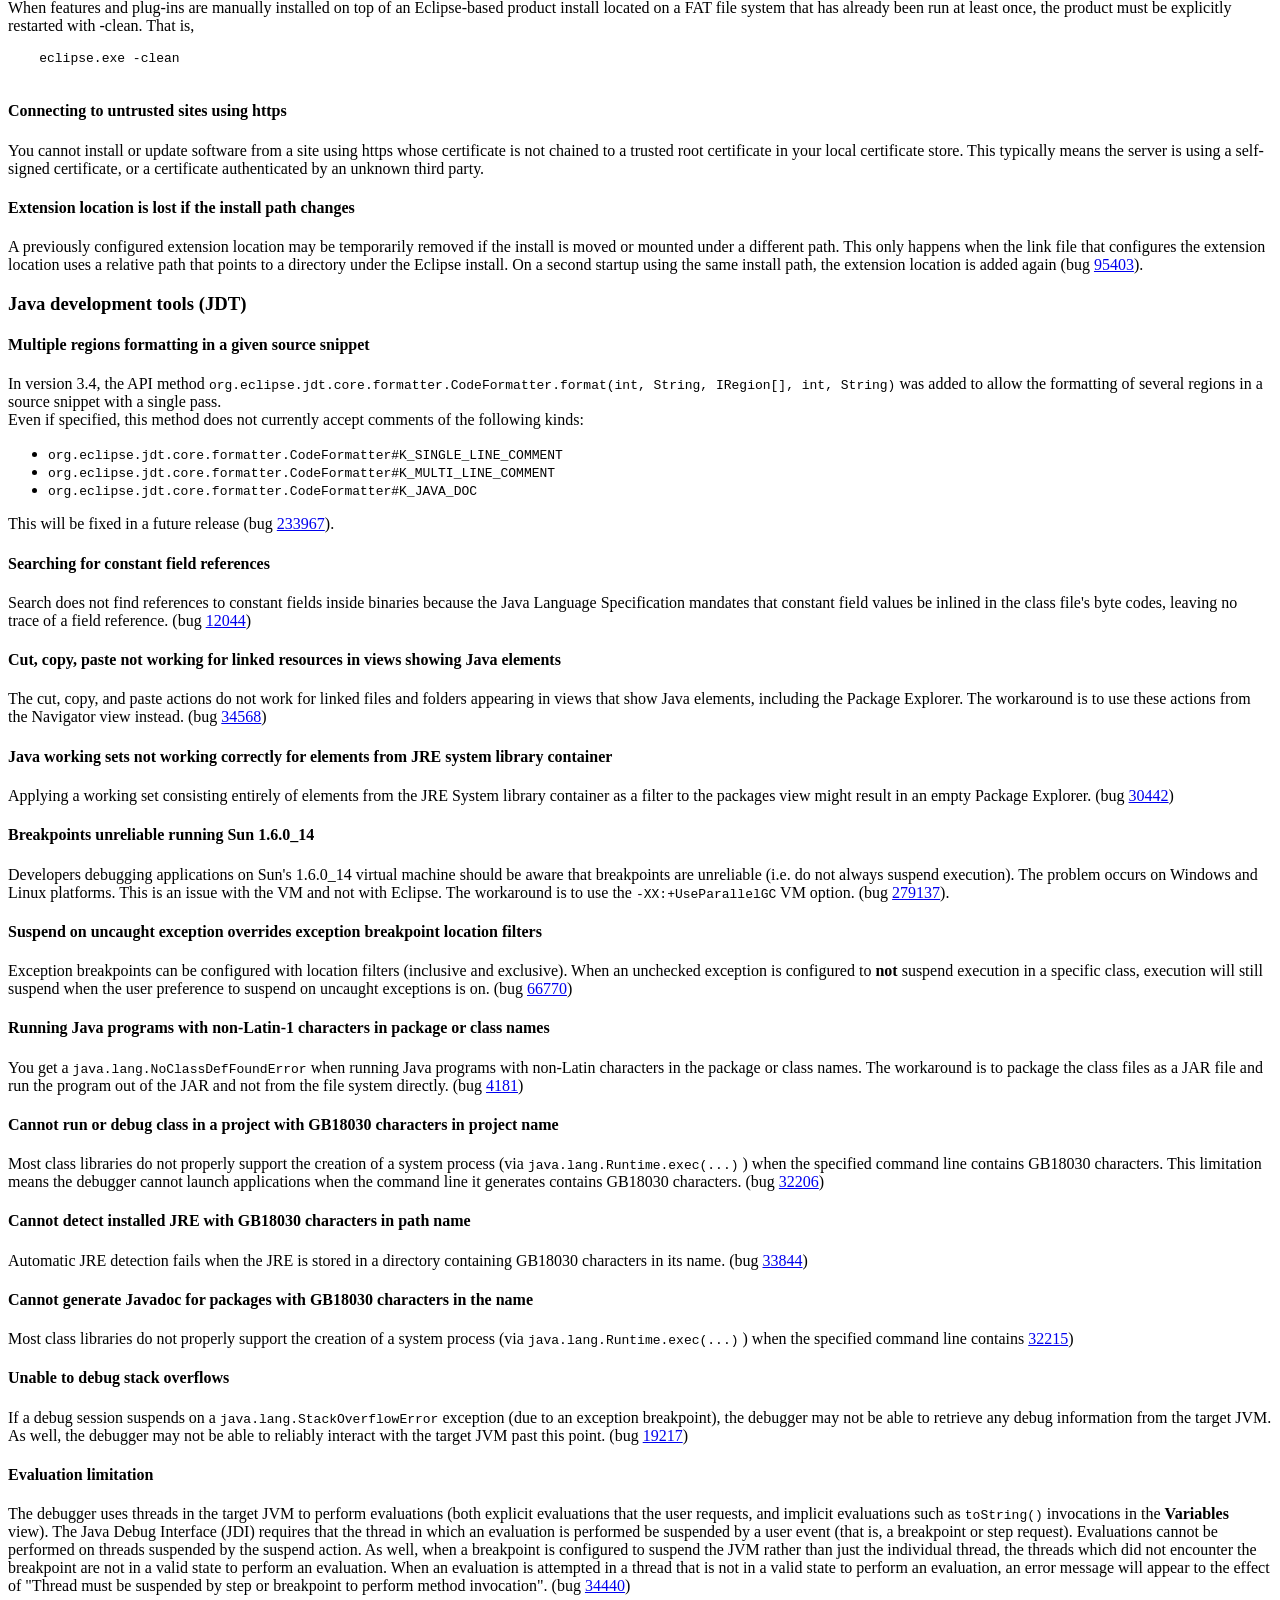
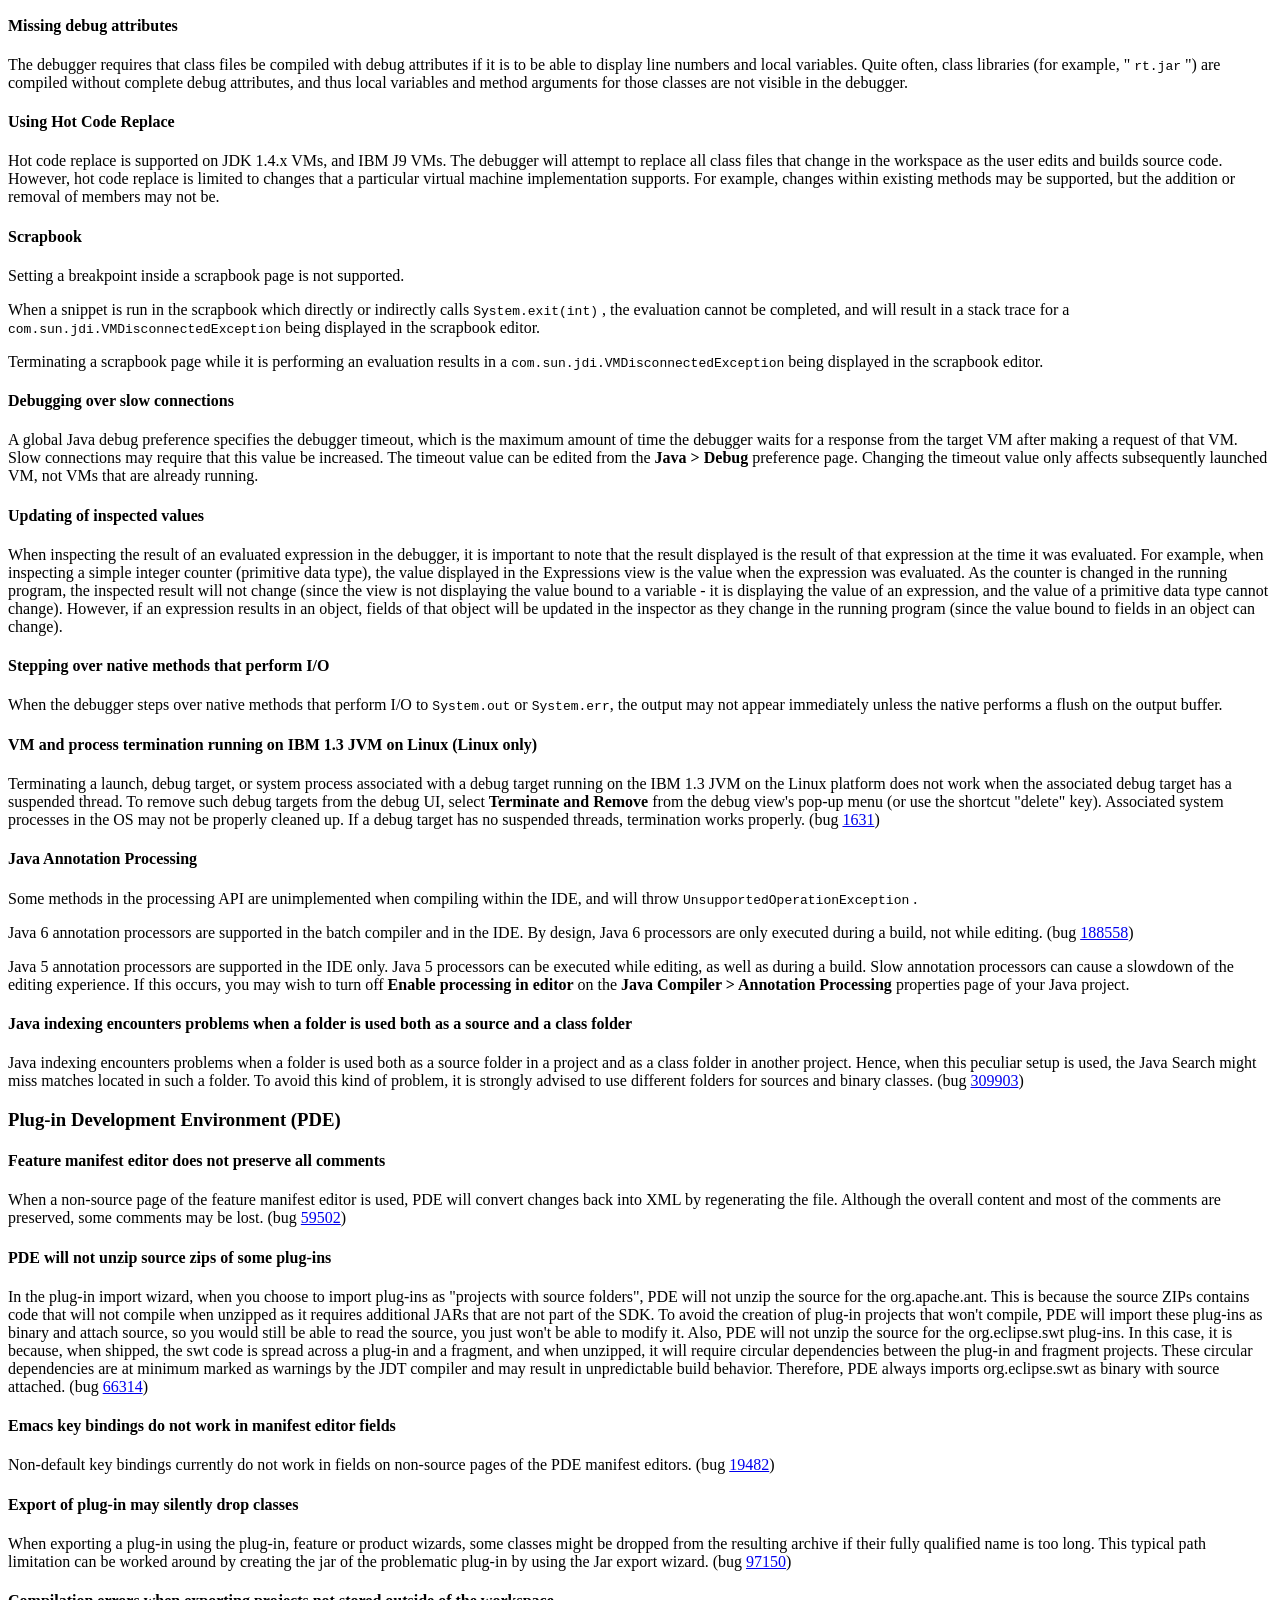
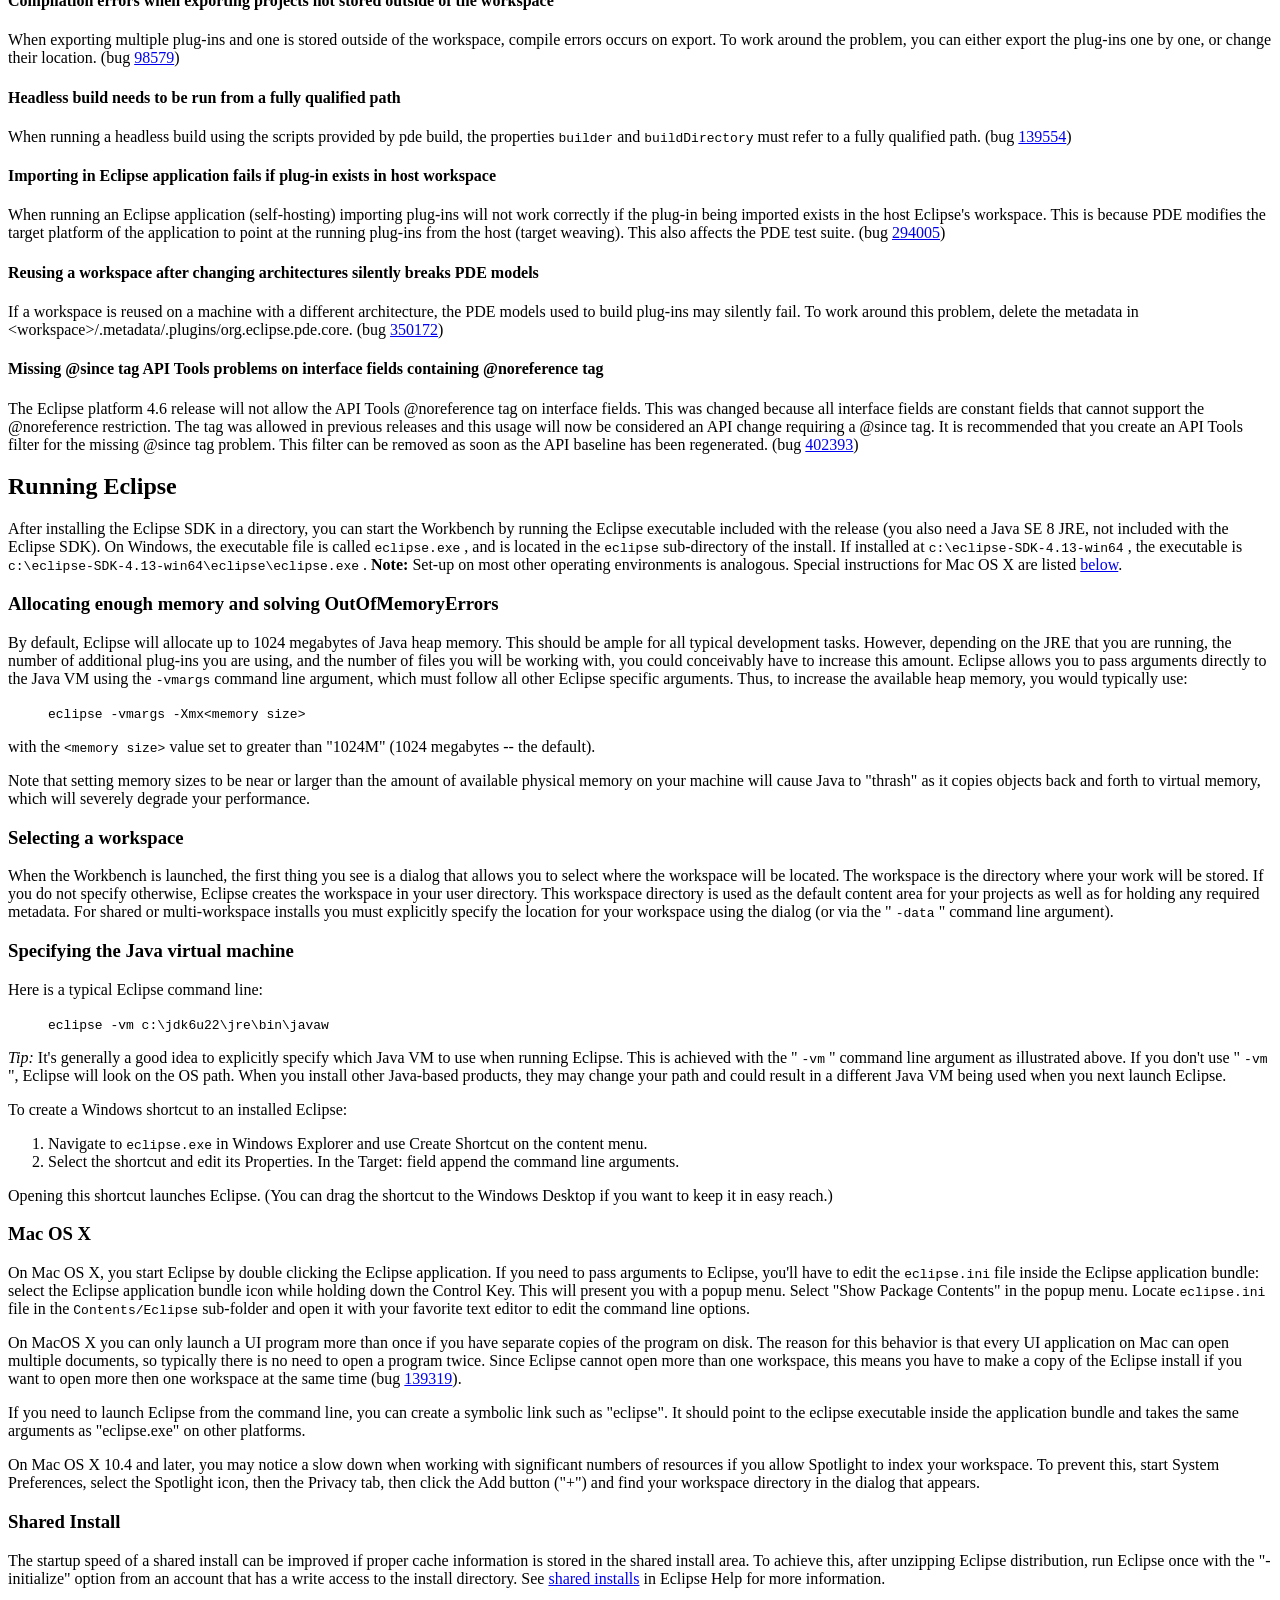
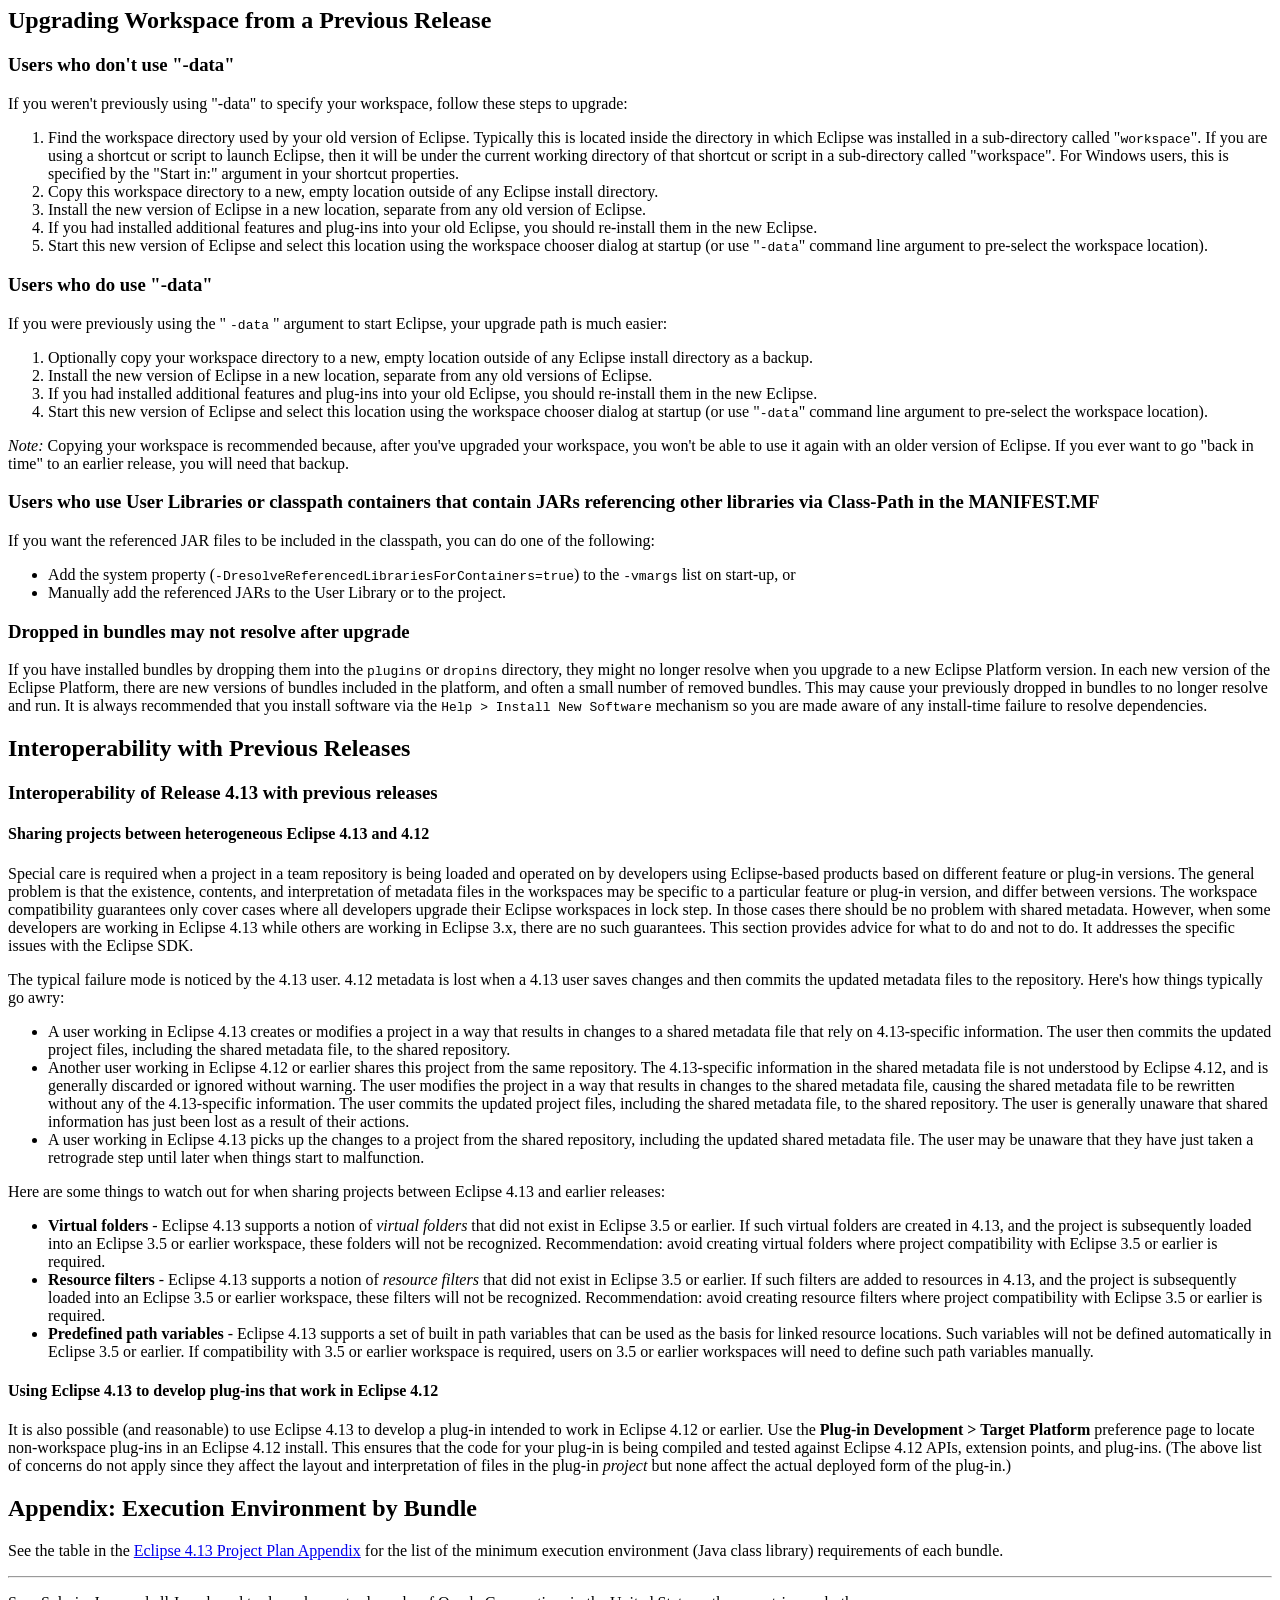
<file: java-1.8.0-openjdk-1.8.0.492.b09-1.win.jdk.x86_64/missioncontrol/readme/readme_eclipse.html>
<!DOCTYPE html PUBLIC "-//W3C//DTD XHTML 1.0 Strict//EN" "http://www.w3.org/TR/xhtml1/DTD/xhtml1-strict.dtd">
<html xmlns="http://www.w3.org/1999/xhtml">
<head>
<meta
  http-equiv="Content-Type"
  content="text/html; charset=UTF-8" />
<title>Eclipse Project Release Notes 4.13</title>
<!-- Please validate as "xhtml1 strict", at
https://validator.w3.org/check?uri=http%3A%2F%2Fwww.eclipse.org%2Feclipse%2Fdevelopment%2Freadme_eclipse_4.13.html;ss=1
(It must be "on website" to validate.)
-->
</head>
<body>
  <h1>
    <a
      class="mozTocH1"
      name="mozTocId299852">Eclipse Project Release Notes</a>
  </h1>
  <p>
    <a
      class="mozTocH1"
      name="mozTocId299852">Release 4.13</a>
  </p>
  <p>
    <a
      class="mozTocH1"
      name="mozTocId299852">Last revised August 28, 2019</a>
  </p>
  <!-- 
This following link to www.eclipse.org should be commented out
or removed in final version of the 
"web version" of the readme, since it does not make sense to 
have there. But in the "product's readme" it will point people 
to "the latest version" since there _might_ be changes made 
after the release.
  <p>
    The latest version of this document can be found on the web at <a href="https://www.eclipse.org/eclipse/development/readme_eclipse_4.13.php">Eclipse Release Notes 4.13</a>. There may or may
    not be changes made after the product is released. You can tell by checking the "last revised" date near the top of this page.
  </p>
-->

  <p style="text-align: left; font-weight: bold;">
    <a
      class="mozTocH1"
      name="mozTocId299852"> This software is OSI Certified Open Source Software.<br /> OSI Certified is a certification mark of the Open Source Initiative.
    </a>
  </p>
  <h2 id="TargetOperatingEnvironments1">
    <a
      class="mozTocH2"
      name="mozTocId438134" />
  </h2>
  <ol id="mozToc">
    <!--mozToc h1 1 h2 2 h3 3 h4 4 h5 5 h6 6-->
    <li><a href="#mozTocId299852">Eclipse Project Release Notes</a>
      <ol>
        <li><a href="#mozTocId315234">Target Operating Environments</a></li>
        <li><a href="#mozTocId569479">Compatibility with Previous Releases</a>
          <ol>
            <li><a href="#mozTocId324309">Compatibility of Release 4.13 with 4.12</a></li>
          </ol></li>
        <li><a href="#mozTocId214943">Known Issues</a>
          <ol>
            <li><a href="#mozTocId758150">General problems</a></li>
            <li><a href="#mozTocId559320">General - Startup</a>
              <ol>
                <li><a href="#mozTocId693657">Installation/Configuration issues that can cause Eclipse to fail start</a></li>
                <li><a href="#mozTocId337416"> Invalid characters in install directory prevents Eclipse from starting </a></li>
                <li><a href="#mozTocId639565">Hanging during class loading when out of permanent generation memory</a></li>
              </ol></li>
            <li><a href="#mozTocId148479">General - GCJ</a>
              <ol>
                <li><a href="#mozTocId584602">Problems with classloaders in created threads</a></li>
                <li><a href="#mozTocId403443">Deadlock creating executable extension in Plugin.startup</a></li>
                <li><a href="#mozTocId984286">Potential Problems Converting Plug-in Manifests</a></li>
                <li><a href="#mozTocId993987">Location for Debug Options File on Mac OS</a></li>
                <li><a href="#mozTocId808188">Issues with JNI that use FindClass</a></li>
              </ol></li>
            <li><a href="#mozTocId324774">Platform - Ant</a>
              <ol>
                <li><a href="#mozTocId480194">Custom Ant tasks and Ant types must be separate from plug-in library JARs</a></li>
                <li><a href="#mozTocId912215">XDoclet support from within Eclipse</a></li>
                <li><a href="#mozTocId31051">Ant Editor code completion based on Ant 1.6.x</a></li>
                <li><a href="#mozTocId925603">Setting build loggers not supported when debugging Ant builds</a></li>
                <li><a href="#mozTocId669417">Renaming an External Tool builder set to run during auto-build will cause errors</a></li>
                <li><a href="#mozTocId772119">Slow typing/saving of the Ant editor with imports that define numerous macrodefs</a></li>
                <li><a href="#mozTocId715004">Ant 1.8.x reports missing libraries as build failures</a></li>
              </ol></li>
            <li><a href="#mozTocId876322">Platform - User Assistance</a>
              <ol>
                <li><a href="#mozTocId828477">Welcome page not displayed properly (Linux/Unix)</a></li>
                <li><a href="#mozTocId26110">Help browser tool bar buttons do not work for some documents</a></li>
                <li><a href="#mozTocId324012">Help documents not displayed in a browser or very slow document loading (Windows only)</a></li>
                <li><a href="#mozTocId227368">Working disconnected from the network (Windows only)</a></li>
                <li><a href="#mozTocId121403">Using Internet Explorer in offline mode (Windows only)</a></li>
              </ol></li>
            <li><a href="#mozTocId683637">Platform - UI</a>
              <ol>
                <li><a href="#mozTocId348035">Dirty state not tracked properly for OLE documents (Windows only)</a></li>
                <li><a href="#mozTocId878052">OLE document crashes can cause Eclipse to also crash (Windows only)</a></li>
                <li><a href="#mozTocId452707">Toolbars only containing contributed controls exhibit display errors on Mac/Linux</a></li>
                <li><a href="#mozTocId443682">Allocating enough memory and solving OutOfMemoryError</a></li>
                <li><a href="#mozTocId862142">Capabilities and Activities don't affect the menus and toolbars</a></li>
              </ol></li>
            <li><a href="#mozTocId554478">Platform - SWT</a>
              <ol>
                <li><a href="#mozTocId534426">Usage of swt.autoScale and GDK_SCALE flag on GTK platforms</a></li>
                <li><a href="#mozTocId554478">Non-uniform scaling of text vs. icons when using intermediate scaling factors on high-DPI displays</a></li>
                <li><a href="#mozTocId69222">Eclipse plug-in based on the SWT Browser throws exception</a></li>
                <li><a href="#mozTocId238090">Eclipse icon is duplicated in task-bar on Windows</a></li>
                <li><a href="#mozTocId414883">BIDI Segments in Text controls</a></li>
                <li><a href="#mozTocId518357">Block Selection functionality provided by StyledText is not BIDI aware</a></li>
              </ol></li>
            <li><a href="#mozTocId805874">Platform - Install/Update</a>
              <ol>
                <li><a href="#mozTocId914600">Manually installing features and plug-ins on a FAT file system (Windows only)</a></li>
                <li><a href="#mozTocId648565">Connecting to untrusted sites using https</a></li>
                <li><a href="#mozTocId104394">Extension location is lost if the install path changes</a></li>
              </ol></li>
            <li><a href="#mozTocId428861">Java development tools (JDT)</a>
              <ol>
                <li><a href="#mozTocId180305">Multiple regions formatting in a given source snippet</a></li>
                <li><a href="#mozTocId589358">Searching for constant field references</a></li>
                <li><a href="#mozTocId577868">Cut, copy, paste not working for linked resources in views showing Java elements</a></li>
                <li><a href="#mozTocId554543">Java working sets not working correctly for elements from JRE system library container</a></li>
                <li><a href="#mozTocId157019">Breakpoints unreliable running Sun 1.6.0_14</a></li>
                <li><a href="#mozTocId440090">Suspend on uncaught exception overrides exception breakpoint location filters</a></li>
                <li><a href="#mozTocId812347">Running Java programs with non-Latin-1 characters in package or class names</a></li>
                <li><a href="#mozTocId638407">Cannot run or debug class in a project with GB18030 characters in project name</a></li>
                <li><a href="#mozTocId994970">Cannot detect installed JRE with GB18030 characters in path name</a></li>
                <li><a href="#mozTocId324283">Cannot generate Javadoc for packages with GB18030 characters in the name</a></li>
                <li><a href="#mozTocId524553">Unable to debug stack overflows</a></li>
                <li><a href="#mozTocId162517">Evaluation limitation</a></li>
                <li><a href="#mozTocId408387">Missing debug attributes</a></li>
                <li><a href="#mozTocId330034">Using Hot Code Replace</a></li>
                <li><a href="#mozTocId976120">Scrapbook</a></li>
                <li><a href="#mozTocId666507">Debugging over slow connections</a></li>
                <li><a href="#mozTocId207158">Updating of inspected values</a></li>
                <li><a href="#mozTocId821393">Stepping over native methods that perform I/O</a></li>
                <li><a href="#mozTocId606104">Java Annotation Processing</a></li>
                <li><a href="#mozTocId188069">Java indexing encounters problems when a folder is used both as a source and a class folder</a></li>
              </ol></li>
            <li><a href="#mozTocId25456">Plug-in Development Environment (PDE)</a>
              <ol>
                <li><a href="#mozTocId179699">Feature manifest editor does not preserve all comments</a></li>
                <li><a href="#mozTocId243421">PDE will not unzip source zips of some plug-ins</a></li>
                <li><a href="#mozTocId722932">Emacs key bindings do not work in manifest editor fields</a></li>
                <li><a href="#mozTocId828449">Export of plug-in may silently drop classes</a></li>
                <li><a href="#mozTocId89714">Compilation errors when exporting projects not stored outside of the workspace</a></li>
                <li><a href="#mozTocId270371">Headless build needs to be run from a fully qualified path</a></li>
                <li><a href="#mozTocId73293">Importing in Eclipse application fails if plug-in exists in host workspace</a></li>
                <li><a href="#mozTocId914239">Reusing a workspace after changing architectures silently breaks PDE models</a></li>
                <li><a href="#mozTocId624312">Missing @since tag API Tools problems on interface fields containing @noreference tag</a></li>
               </ol></li>
                
              </ol></li>
          </ol></li>
        <li><a href="#mozTocId19817">Running Eclipse</a>
          <ol>
            <li><a href="#mozTocId60052">Allocating enough memory and solving OutOfMemoryErrors</a></li>
            <li><a href="#mozTocId735187">Selecting a workspace</a></li>
            <li><a href="#mozTocId620725">Specifying the Java virtual machine</a></li>
            <li><a href="#mozTocId928700">Mac OS X</a></li>
            <li><a href="#mozTocId221199">Shared Install</a></li>
          </ol></li>
        <li><a href="#mozTocId575572">Upgrading Workspace from a Previous Release</a>
          <ol>
            <li><a href="#mozTocId401691">Users who don't use "-data"</a></li>
            <li><a href="#mozTocId197750">Users who do use "-data"</a></li>
            <li><a href="#mozTocId839433">Users who use User Libraries or classpath containers that contain JARs referencing other libraries via Class-Path in the MANIFEST.MF</a></li>
            <li><a href="#mozTocId623237">Dropped in bundles may not resolve after upgrade</a></li>
          </ol></li>
        <li><a href="#mozTocId638978">Interoperability with Previous Releases</a>
          <ol>
            <li><a href="#mozTocId759237">Interoperability of Release 4.13 with previous releases</a>
              <ol>
                <li><a href="#mozTocId226004">Sharing projects between heterogeneous Eclipse 4.13 and 4.12</a></li>
                <li><a href="#mozTocId574781">Using Eclipse 4.13 to develop plug-ins that work in Eclipse 4.12</a></li>
              </ol>
            </li>
          </ol></li>
        <li><a href="#mozTocId317294">Appendix: Execution Environment by Bundle</a></li>
  </ol>
  <h2 id="TargetOperatingEnvironments2">
    <a
      class="mozTocH2"
      name="mozTocId315234" />Target Operating Environments
  </h2>
  <p>In order to remain current, each Eclipse Project release targets reasonably current operating environments.</p>
  <p>Most of the Eclipse SDK is "pure" Java code and has no direct dependence on the underlying operating system. The chief dependence is therefore on the Java Platform itself. Portions are
    targeted to specific classes of operating environments, requiring their source code to only reference facilities available in particular class libraries (e.g. J2ME Foundation 1.1, J2SE 1.4, Java
    5, etc).</p>
  <p>In general, the 4.13 release of the Eclipse Project is developed on Java SE 8 VMs. As such, the Eclipse SDK as a whole is targeted at all modern, desktop Java VMs.</p>
  <p>
    <a href="#appendix">Appendix 1</a> contains a table that indicates the class library level required for each bundle.
  </p>
  <p>
    There are many different implementations of the Java Platform running atop a variety of operating systems. We focus our testing on a handful of popular combinations of operating system and Java
    Platform; these are our <em>reference platforms</em>. Eclipse undoubtedly runs fine in many operating environments beyond the reference platforms we test. However, since we do not systematically
    test them we cannot vouch for them. Problems encountered when running Eclipse on a non-reference platform that cannot be recreated on any reference platform will be given lower priority than
    problems with running Eclipse on a reference platform.
  </p>
  <p>
    Eclipse 4.13 is tested and validated on a number of reference platforms. For the complete list, see <a
      href="https://www.eclipse.org/projects/project-plan.php?planurl=http://www.eclipse.org/eclipse/development/plans/eclipse_project_plan_4_13.xml#target_environments">Target Environments in the
      4.13 Plan</a>.
  </p>
  <p>
    As stated above, <i>we expect that Eclipse works fine on other current Java VM and OS versions but we cannot flag these as reference platforms without significant community support for testing
      them.</i>
  </p>
  <p>The Eclipse SDK is designed as the basis for internationalized products. The user interface elements provided by the Eclipse SDK components, including dialogs and error messages, are
    externalized. The English strings are provided as the default resource bundles.</p>
  <p>Latin-1, DBCS, and BiDi locales are supported by the Eclipse SDK on all reference platforms.</p>
  <p>The Eclipse SDK supports GB 18030 (level 1), the Chinese code page standard, on Windows, Linux and the Macintosh.</p>
  <p>German and Japanese locales are tested.</p>
  <h2 id="Compatibility">
    <a
      class="mozTocH2"
      name="mozTocId569479">Compatibility with Previous Releases</a>
  </h2>
  <h3>
    <a
      class="mozTocH3"
      name="mozTocId324309">Compatibility of Release 4.13 with 4.12</a>
  </h3>
  <p>
    <a
      class="mozTocH3"
      name="mozTocId324309">Eclipse 4.13 is compatible with Eclipse 4.12 (and all earlier 4.x and 3.x versions).</a>
  </p>
  <p>
    <a
      class="mozTocH3"
      name="mozTocId324309"> <strong>API Contract Compatibility:</strong> Eclipse SDK 4.13 is upwards contract-compatible with Eclipse SDK 4.12 except in those areas noted in the
    </a><a href="http://www.eclipse.org/eclipse/development/porting/eclipse_4_13_porting_guide.html"><em>Eclipse 4.13 Plug-in Migration Guide</em></a>. Programs that use affected APIs and extension points
    will need to be ported to Eclipse SDK 4.13 APIs. Downward contract compatibility is not supported. There is no guarantee that compliance with Eclipse SDK 4.13 APIs would ensure compliance with
    Eclipse SDK 4.12 APIs. Refer to <a href="https://wiki.eclipse.org/Evolving_Java-based_APIs"><em>Evolving Java-based APIs</em></a> for a discussion of the kinds of API changes that maintain contract
    compatibility.
  </p>
  <p>
    <strong>Binary (plug-in) Compatibility:</strong> Eclipse SDK 4.13 is upwards binary-compatible with Eclipse SDK 4.12 except in those areas noted in the <a
      href="http://www.eclipse.org/eclipse/development/porting/eclipse_4_13_porting_guide.html"><em>Eclipse 4.13 Plug-in Migration Guide</em> </a>. Downward plug-in compatibility is not supported.
    Plug-ins for Eclipse SDK 4.13 will not be usable in Eclipse SDK 4.12. Refer to <a href="https://wiki.eclipse.org/Evolving_Java-based_APIs"> <em>Evolving Java-based APIs</em></a> for a discussion of
    the kinds of API changes that maintain binary compatibility.
  </p>
  <p>
    <strong>Source Compatibility:</strong> Eclipse SDK 4.13 is upwards source-compatible with Eclipse SDK 4.12 except in the areas noted in the <a
      href="http://www.eclipse.org/eclipse/development/porting/eclipse_4_13_porting_guide.html"><em>Eclipse 4.13 Plug-in Migration Guide</em> </a>. This means that source files written to use Eclipse
    SDK 4.13 APIs might successfully compile and run against Eclipse SDK 4.12 APIs, although this is not guaranteed. Downward source compatibility is not supported. If source files use new Eclipse SDK
    APIs, they will not be usable with an earlier version of the Eclipse SDK.
  </p>
  <p>
    <strong>Workspace Compatibility:</strong> Eclipse SDK 4.13 is upwards workspace-compatible with earlier 3.x and 4.x versions of the Eclipse SDK unless noted. This means that workspaces and projects
    created with Eclipse SDK 4.12, 4.10, 4.9, 4.8, 4.7, 4.6, 4.5, 4.4, 4.3, 4.2, ... 3.0 can be successfully opened by Eclipse SDK 4.13 and upgraded to a 4.13 workspace. This includes both hidden metadata, which is localized to a
    particular workspace, as well as metadata files found within a workspace project (e.g., the .project file), which may propagate between workspaces via file copying or team repositories. Individual
    plug-ins developed for Eclipse SDK 4.13 should provide similar upwards compatibility for their hidden and visible workspace metadata created by earlier versions; 4.13 plug-in developers are
    responsible for ensuring that their plug-ins recognize metadata from earlier versions and process it appropriately. User interface session state may be discarded when a workspace is upgraded.
    Downward workspace compatibility is not supported. A workspace created (or opened) by a product based on Eclipse 4.13 will be unusable with a product based on an earlier version of Eclipse. Visible
    metadata files created (or overwritten) by Eclipse 4.13 will generally be unusable with earlier versions of Eclipse.
  </p>
  <p>
    <strong>Non-compliant usage of API's</strong>: All non-API methods and classes, and certainly everything in a package with "internal" in its name or x-internal in the bundle manifest entry, are
    considered implementation details which may vary between operating environment and are subject to change without notice. Client plug-ins that directly depend on anything other than what is
    specified in the Eclipse SDK API are inherently unsupportable and receive no guarantees about compatibility within a single release much less with earlier releases. Refer to <a
      href="https://www.eclipse.org/articles/Article-API-Use/index.html"> <em>How to Use the Eclipse API</em></a> for information about how to write compliant plug-ins.
  </p>
  <h2 id="KnownIssues">
    <a
      class="mozTocH2"
      name="mozTocId214943">Known Issues</a>
  </h2>
  <p>
    <a
      class="mozTocH2"
      name="mozTocId214943"> Note: Bug numbers refer to the Eclipse project bug database at </a><a href="http://dev.eclipse.org/bugs/">http://bugs.eclipse.org/bugs/</a>
  </p>
  <h3 id="I-General">
    <a
      class="mozTocH3"
      name="mozTocId758150">General problems</a>
  </h3>
  <h3 id="I-General-Startup">
    <a
      class="mozTocH3"
      name="mozTocId559320">General - Startup</a>
  </h3>
  <h4>
    <a
      class="mozTocH4"
      name="mozTocId693657">Installation/Configuration issues that can cause Eclipse to fail start</a>
  </h4>
  <p>
    <a
      class="mozTocH4"
      name="mozTocId693657">Here are some common problems that can cause Eclipse not to start:</a>
  </p>
  <ul>
      <li>Running Eclipse with Java SE 9 and above may require additional configuration. Please refer to <a href="https://wiki.eclipse.org/Configure_Eclipse_for_Java_9">this page</a> for more details.</li>
    <li><a
      class="mozTocH4"
      name="mozTocId693657">As shown </a><a href="#TargetOperatingEnvironments">above</a>, Eclipse 4.13 requires at least a Java SE 8. Perhaps an older version of the VM is being found in your path. To
      explicitly specify which VM to run with, use the Eclipse <code>-vm</code> command-line argument. (See also the <a href="#RunningEclipse">Running Eclipse</a> section below.)</li>
    <li>Running Eclipse on Gentoo Linux may result in the following error message:
      <div style="margin-left: 40px;">
        <code>
          * run-java-tool is not available for sun-jdk-1.6 on i686<br /> * IMPORTANT: some Java tools are not available on some VMs on some architectures
        </code>
      </div> If this occurs, start Eclipse by specifying a -vm argument, either specify the path to a java vm or use: <code>eclipse -vm `java-config</code> --java` (bug <a
      href="https://bugs.eclipse.org/bugs/show_bug.cgi?id=176021">176021</a>)
    </li>
    <li>Eclipse must be installed to a clean directory and not installed over top of a previous installation. If you have done this then please re-install to a new directory. If your workspace is
      in a child directory of your old installation directory, then see the instructions below on "<a href="#Upgrading">Upgrading Workspace from a Previous Release"</a>.
    </li>
    <li>Java sometimes has difficulty detecting whether a file system is writable. In particular, the method java.io.File.canWrite() appears to return true in unexpected cases (e.g., using
      Windows drive sharing where the share is a read-only Samba drive). The Eclipse runtime generally needs a writable configuration area and as a result of this problem, may erroneously detect the
      current configuration location as writable. The net result is that Eclipse will fail to start and depending on the circumstances, may fail to write a log file with any details. To work around
      this, we suggest users experiencing this problem set their configuration area explicitly using the <code>-configuration</code> command line argument. (bug <a
      href="https://bugs.eclipse.org/bugs/show_bug.cgi?id=67719">67719</a>)
    </li>
  </ul>
  <h4>
    <a
      class="mozTocH4"
      name="mozTocId337416"> <b>Invalid characters in install directory prevents Eclipse from starting</b>
    </a>
  </h4>
  <p>
    <a
      class="mozTocH4"
      name="mozTocId337416"> Eclipse will fail to launch if installed in a directory whose path contains certain invalid characters, including :%#&lt;&gt;"!. The workaround is to install Eclipse
      in a directory whose path does not contain invalid characters. (bugs </a><a href="https://bugs.eclipse.org/bugs/show_bug.cgi?id=3109">3109</a> and <a
      href="https://bugs.eclipse.org/bugs/show_bug.cgi?id=17281">17281</a>)
  </p>
  <h4>
    <a
      class="mozTocH4"
      name="mozTocId639565">Hanging during class loading when out of permanent generation memory</a>
  </h4>
  <p>
    <a
      class="mozTocH4"
      name="mozTocId639565"> The Oracle JVM may hang indefinitely during class loading if it runs out of permanent generation memory. This will cause CPU usage to stay at 100% until the process is
      ended. See the section </a><a href="#RunningEclipse">Running Eclipse</a> for details on addressing this VM problem.
  </p>
  <h3 id="I-General-GCJ">
    <a
      class="mozTocH3"
      name="mozTocId148479">General - GCJ</a>
  </h3>
  <p>
    <a
      class="mozTocH3"
      name="mozTocId148479">GCJ is an effort by the GCC team to provide an open source Java compiler and runtime environment to interpret Java bytecode. Unfortunately, the GCJ runtime environment
      is not an environment that is often tested on by Eclipse developers.</a>
  </p>
  <p>
    <a
      class="mozTocH3"
      name="mozTocId148479">The most common problems surrounding GCJ are:</a>
  </p>
  <ul>
    <li><a
      class="mozTocH3"
      name="mozTocId148479">Eclipse does not start at all</a></li>
    <li><a
      class="mozTocH3"
      name="mozTocId148479">Eclipse throws a 'java.lang.ClassNotFoundException: org.eclipse.core.runtime.Plugin' that can be found in the logs (located in workspace/.metadata/.log)</a></li>
  </ul>
  <p>
    <a
      class="mozTocH3"
      name="mozTocId148479"> The workspace's log file is a good place to check to identify whether GCJ is being used or not. Every Eclipse log session is prepended with information about the
      runtime environment that was used to run Eclipse. The log may include something like the following: <code>java.fullversion=GNU libgcj 4.2.1 (Debian 4.2.1-5)</code>
    </a>
  </p>
  <p>
    <a
      class="mozTocH3"
      name="mozTocId148479"> If Eclipse does start, one can check which runtime environment is being used to run Eclipse by going to <b>Help &gt; About Eclipse SDK &gt; Installation Details
        &gt; Configuration</b>. The <b>About</b> dialog itself can also provide other information, the build identifier can be of particular interest as it is tagged by some distributions. This allows the
      user to identify whether Eclipse was downloaded through the distribution's package management system or directly from the eclipse.org web site. <br /> Such as:<br /> <code>Build id:
        M20070212-1330 (Ubuntu version: 3.2.2-0ubuntu3)</code>
    </a>
  </p>
  <p>
    <a
      class="mozTocH3"
      name="mozTocId148479">The two most common workarounds are:</a>
  </p>
  <ul>
    <li><a
      class="mozTocH3"
      name="mozTocId148479">download the Eclipse binary from eclipse.org directly</a></li>
    <li><a
      class="mozTocH3"
      name="mozTocId148479">run Eclipse using an alternate Java runtime environment</a></li>
  </ul>
  <p>
    <a
      class="mozTocH3"
      name="mozTocId148479">To download Eclipse, try one of the links below:</a>
  </p>
  <ul>
    <li><a href="http://www.eclipse.org/downloads/">http://www.eclipse.org/downloads/</a></li>
    <li><a href="http://download.eclipse.org/eclipse/downloads/">http://download.eclipse.org/eclipse/downloads/</a></li>
  </ul>
  <p>
    It is imperative that 64-bit builds are downloaded and used if a 64-bit Java runtime environment has been installed. Below is a sample tarball names of version 4.13 of the Eclipse SDK packaged
    for 64-bit processors.<br />
    <code>eclipse-SDK-4.13-linux-gtk-x86_64.tar.gz (64-bit)</code>
  </p>
  <p>
    To run Eclipse with an alternate Java runtime environment, the path to the Java virtual machine's binary must be identified. With an Eclipse installation from the distribution, altering the $PATH
    variable to include the path to the alternate Java runtime environment is often not enough as the Eclipse that Linux distributions package often performs a scan internally to pick up GCJ by itself
    whilst ignoring what's on the $PATH. An example of the terminal's output is shown below:<br />
    <code>
      searching for compatible vm...<br /> testing /usr/lib/jvm/java-gcj...found
    </code>
  </p>
  <p>
    Once the path to the virtual machine's binary has been identified, try running Eclipse with the following command:<br />
    <code>./eclipse -vm /path/to/jre/bin/java</code>
  </p>
  <p>
    For an actual example, it might look something like the following:<br />
    <code>
      ./eclipse -vm /usr/lib/jvm/java-8/bin/java<br /> ./eclipse -vm /opt/jdk-1.8/bin/java
    </code>
  </p>
  <p>
    If this seems to solve the problem, it is likely that the problem really was related to the use of GCJ as the Java runtime for running Eclipse. The eclipse.ini file located within Eclipse's folder
    can be altered to automatically pass this argument to Eclipse at startup. An example of its content is presented below:<br />
    <code>
      -showsplash<br /> org.eclipse.platform<br /> -vm<br /> /opt/jdk-1.8/bin/java<br /> -vmargs<br /> -Xms256m<br /> -Xmx1024m
    </code>
  </p>
  <p>
    Note that every argument must be on its own line. More information about the eclipse.ini file can be found at <a href="http://wiki.eclipse.org/Eclipse.ini">http://wiki.eclipse.org/Eclipse.ini</a>.
  </p>
  <p>
    If problems persists after downloading an installation of Eclipse from eclipse.org and using a supported Java runtime environment (a list of which may be found <a
      href="#TargetOperatingEnvironments">above</a>), you can seek further assistance through the <a href="https://www.eclipse.org/forums/">forums</a>, the IRC <a
      href="irc://irc.freenode.net/#eclipse">channel</a>, and/or <a href="https://bugs.eclipse.org/bugs/">bugzilla</a>.
  </p>
  <h4>
    <a
      class="mozTocH4"
      name="mozTocId584602">Problems with classloaders in created threads</a>
  </h4>
  <p>
    <a
      class="mozTocH4"
      name="mozTocId584602"> There is a known issue with trying to load classes from a newly-created thread using a class loader different from the plug-in class loader. The result will be a <code>ClassNotFoundException</code>
      . As a workaround, do the following:
    </a>
  </p>
  <ol>
    <li><a
      class="mozTocH4"
      name="mozTocId584602">Create a thread in which to run your code.</a></li>
    <li><a
      class="mozTocH4"
      name="mozTocId584602">Send yourThread.setContextClassLoader(yourClassLoader); // you can find your classloader by grabbing a class it loaded (YourPluginClass.class.getClassLoader())</a></li>
    <li><a
      class="mozTocH4"
      name="mozTocId584602">Run your code in the newly created thread.</a></li>
  </ol>
  <p>
    <a
      class="mozTocH4"
      name="mozTocId584602"> If you set the context class loader for the current thread, you are competing with other users of the thread (all of Eclipse), so the results will be unpredictable.
      However, there should be no problem in practice provided you reset the context class loader back to its original value when your use in the current thread is complete. (bug </a><a
      href="https://bugs.eclipse.org/bugs/show_bug.cgi?id=8907">8907</a>)
  </p>
  <h4>
    <a
      class="mozTocH4"
      name="mozTocId403443">Deadlock creating executable extension in Plugin.startup</a>
  </h4>
  <p>
    <a
      class="mozTocH4"
      name="mozTocId403443"> If <code>Plugin.startup</code> code is too complex and performs tasks such as creating an executable extension, a deadlock situation can be created. Only simple
      bookkeeping tasks should be performed in <code>Plugin.startup</code> code. (bug
    </a><a href="https://bugs.eclipse.org/bugs/show_bug.cgi?id=5875">5875</a>)
  </p>
  <h4>
    <a
      class="mozTocH4"
      name="mozTocId984286">Potential Problems Converting Plug-in Manifests</a>
  </h4>
  <p>
    <a
      class="mozTocH4"
      name="mozTocId984286"> If your plug-in ships with a plug-in manifest and not an OSGi bundle manifest, is shipped as a JAR file, and contains a nested JAR file then there may be problems in
      the automatic generation of the bundle manifest file. The packages defined in the nested JAR may not be exported correctly in the <code>Export-packages</code> bundle manifest header. To work
      around this you should ship your plug-in with a bundle manifest. (bug
    </a><a href="https://bugs.eclipse.org/bugs/show_bug.cgi?id=97689">97689</a>)
  </p>
  <h4>
    <a
      class="mozTocH4"
      name="mozTocId993987">Location for Debug Options File on Mac OS</a>
  </h4>
  <p>
    <a
      class="mozTocH4"
      name="mozTocId993987"> If you are running in debug mode on Mac OS, the default location for the .options file is inside the application bundle in the Eclipse.app/Contents/MacOS directory
      (like the eclipse.ini). (bug </a><a href="https://bugs.eclipse.org/bugs/show_bug.cgi?id=88782">88782</a>)
  </p>
  <h4>
    <a
      class="mozTocH4"
      name="mozTocId808188">Issues with JNI that use FindClass</a>
  </h4>
  <p>
    <a
      class="mozTocH4"
      name="mozTocId808188"> There may be issues when using a JNI implementation that uses FindClass in a function where the JNIEnv pointer is not available, such as in a C callback (bug </a><a
      href="https://bugs.eclipse.org/bugs/show_bug.cgi?id=125250">125250</a>). The reason is that FindClass, in this case, uses the application class loader to find the class. If the desired class is
    in the classpath used for the application classloader (e.g. defined by the VM argument -cp &lt;classpath&gt;), as it would typically be in a stand-alone application, there is no problem. However,
    under Eclipse, the application classloader does not have access to classes contained in plug-ins. Eclipse uses its own class loader to find classes contained in plug-ins.
  </p>
  <p>The proper plug-in class loader is used by FindClass in JNI functions which are passed the JNIEnv pointer, but not when you have to use AttachCurrentThread to get the JNIEnv pointer. In this
    case the application classloader is used.</p>
  <p>For example, the following will fail because AttachCurrentThread is used to get the JNIEnv pointer:</p>
  <pre>static JavaVM* jvm;  // Global variable<br /><br />void myCallback(void) {<br />    JNIEnv* env;<br />    jvm-&gt;AttachCurrentThread((void**)&amp;env, NULL);<br />    // Fails if some/class is not in the application classloader:<br />    jclass cls = env-&gt;FindClass("some/class");<br />    jmethodID methodID = env-&gt;GetMethodID(cls, "methodName",<br />      "(Ljava/lang/String;)V or whatever signature");<br />    env-&gt;CallVoidMethod(callback, methodID, ...);<br />    jvm-&gt;DetachCurrentThread();<br />  }<br />}</pre>
  <p>A solution is to cache the method ID, for example:</p>
  <pre>static jmethodID mid;  // Global variable<br /><br />JNIEXPORT jint JNICALL JNI_OnLoad(JavaVM *vm, void *reserved) {<br />...<br />  // Store the JavaVM pointer<br />    jvm = vm;<br /><br />  // Find the class and store the method ID<br />  // Will use the class loader that loaded the JNI library<br />    jclass cls = env-&gt;FindClass(className"some/class");<br />    if(!cls) goto ERR;<br /><br />    mid = env-&gt;GetMethodID(cls, "methodName",<br />      "(Ljava/lang/String;)V or whatever signature");<br />    if(!mid) goto ERR;<br />...<br />}<br /><br />void myCallback(void) {<br />    JNIEnv* env;<br />    jvm-&gt;AttachCurrentThread((void**)&amp;env, NULL);<br />    env-&gt;CallVoidMethod(callback, mid, ...);<br />     // Handle error ...<br />    jvm-&gt;DetachCurrentThread();<br />  }<br />}</pre>
  <h3 id="I-Platform-Ant">
    <a
      class="mozTocH3"
      name="mozTocId324774">Platform - Ant</a>
  </h3>
  <h4>
    <a
      class="mozTocH4"
      name="mozTocId480194">Custom Ant tasks and Ant types must be separate from plug-in library JARs</a>
  </h4>
  <p>
    <a
      class="mozTocH4"
      name="mozTocId480194"> Including the class files for custom Ant tasks or Ant types in the regular code JAR for your plug-in causes problems. These class files must be provided in a separate
      JAR that is contributed to the <code>org.eclipse.ant.core.antTasks</code> or <code>antTypes</code> extension point (and not declared as a library in the plug-in's manifest). This ensures that
      the Ant tasks and types are loaded by the special Ant class loader and not by a plug-in classloader. (bug
    </a><a href="https://bugs.eclipse.org/bugs/show_bug.cgi?id=34466">34466</a>).
  </p>
  <h4>
    <a
      class="mozTocH4"
      name="mozTocId912215">XDoclet support from within Eclipse</a>
  </h4>
  <p>
    <a
      class="mozTocH4"
      name="mozTocId912215"> Since there are differences when running Ant from the commandline and within Eclipse, some extra steps may be needed to have XDoclet support function correctly within
      Eclipse. Problems may occur creating XDoclet subtasks. The workarounds and full discussion can be found in bug report. (bug </a><a href="https://bugs.eclipse.org/bugs/show_bug.cgi?id=37070">37070</a>)
  </p>
  <h4>
    <a
      class="mozTocH4"
      name="mozTocId31051">Ant Editor code completion based on Ant 1.6.x</a>
  </h4>
  <p>
    <a
      class="mozTocH4"
      name="mozTocId31051"> Code completion provided by the Ant editor does not respect the user-specified version of org.eclipse.ant.core plug-in or ANT_HOME. Code completion proposals are mostly
      based on Ant 1.6.x with some updates to Ant 1.8.3 (bug </a><a href="https://bugs.eclipse.org/bugs/show_bug.cgi?id=193046">bug 193046</a>)
  </p>
  <h4>
    <a
      class="mozTocH4"
      name="mozTocId925603">Setting build loggers not supported when debugging Ant builds</a>
  </h4>
  <p>
    <a
      class="mozTocH4"
      name="mozTocId925603"> When debugging Ant builds within Eclipse, setting <code>-logger</code> as a program argument will be ignored.
    </a>
  </p>
  <h4>
    <a
      class="mozTocH4"
      name="mozTocId669417">Renaming an External Tool builder set to run during auto-build will cause errors</a>
  </h4>
  <p>
    <a
      class="mozTocH4"
      name="mozTocId669417"> If you rename an existing external tool builder that is configured to run during auto-builds, you will get the following error: Errors during build. Errors running
      builder "Integrated External Tool Builder" on project &lt;PROJECT_NAME&gt;. The builder launch configuration could not be found. The workaround is to first disable the builder for auto-builds
      and then rename the builder. (bug </a><a href="https://bugs.eclipse.org/bugs/show_bug.cgi?id=118294">118294</a>)
  </p>
  <h4>
    <a
      class="mozTocH4"
      name="mozTocId772119">Slow typing/saving of the Ant editor with imports that define numerous macrodefs</a>
  </h4>
  <p>
    <a
      class="mozTocH4"
      name="mozTocId772119"> The Ant editor is slow on saving with buildfiles that have &lt;import&gt; declarations of buildfiles that have numerous &lt;macrodef&gt;s. See bug </a><a
      href="https://bugs.eclipse.org/bugs/show_bug.cgi?id=125117">125117</a> for a possible workaround
  </p>
  <h4>
    <a
      class="mozTocH4"
      name="mozTocId715004">Ant 1.8.x reports missing libraries as build failures</a>
  </h4>
  <p>
    <a
      class="mozTocH4"
      name="mozTocId715004"> In Ant 1.8.x, if you try to use a task that requires additional libraries and you do not have the libraries on the Ant classpath, the build will now properly report as
      failed. In previous versions of Ant, the build would still report that it had succeeded even though it actually failed to run any of the tasks from additional bundles. See </a><a
      href="https://bugs.eclipse.org/bugs/show_bug.cgi?id=344518">bug 344518</a>.
  </p>
  <p>
    For more information on tasks that require additional bundles please refer to the <a href="https://archive.apache.org/dist/ant/RELEASE-NOTES-apache-ant-1.8.2.html">Ant 1.8.2 release notes</a> and
    the <a href="http://ant.apache.org/manual/install.html#optionalTasks">Optional Tasks</a> section in the Ant manual.
  </p>
  <h3 id="I-Platform-User-Assistance">
    <a
      class="mozTocH3"
      name="mozTocId876322">Platform - User Assistance</a>
  </h3>
  <h4>
    <a
      class="mozTocH4"
      name="mozTocId828477">Welcome page not displayed properly (Linux/Unix)</a>
  </h4>
  <p>
    <a
      class="mozTocH4"
      name="mozTocId828477"> The default Welcome implementation is HTML-based and requires a supported browser in order to work. If no supported browser can be found, Welcome falls back to its
      Forms-based implementation, which has a different (simpler) appearance. Consult the </a><a href="http://www.eclipse.org/swt/faq.php#browserplatforms">SWT FAQ</a> for supported browsers and setting
    up your browser to work with eclipse.
  </p>
  <h4>
    <a
      class="mozTocH4"
      name="mozTocId26110">Help browser tool bar buttons do not work for some documents</a>
  </h4>
  <p>
    <a
      class="mozTocH4"
      name="mozTocId26110"> The Help browser's Print, Synchronize, and Bookmark buttons do not work for pages that are not actually installed with the product. However, you can always use the
      print command in the browser's context menu to print the page you're reading. (bug </a><a href="https://bugs.eclipse.org/bugs/show_bug.cgi?id=44216">44216</a>)
  </p>
  <h4>
    <a
      class="mozTocH4"
      name="mozTocId324012">Help documents not displayed in a browser or very slow document loading (Windows only)</a>
  </h4>
  <p>
    <a
      class="mozTocH4"
      name="mozTocId324012">If your LAN settings are not properly configured for local host access, your Help browser might open to a blank page or display an HTTP error instead of a help page, or
      you may experience long delays when loading help documents. Your system administrator can configure your LAN settings so that help documents can be accessed from the local help server.</a>
  </p>
  <blockquote>
    <ol>
      <li><a
        class="mozTocH4"
        name="mozTocId324012">In the Control Panel, open <b>Internet Options</b>, select the <b>Connections</b> tab and choose <b>LAN Settings</b>.
      </a></li>
      <li><a
        class="mozTocH4"
        name="mozTocId324012">If your host was configured to use DHCP for IP assignment, make sure that the "Automatically detect settings" check box is cleared.</a></li>
      <li><a
        class="mozTocH4"
        name="mozTocId324012">If you use a proxy server, ensure that the "Bypass proxy server for local addresses" is selected.</a></li>
      <li><a
        class="mozTocH4"
        name="mozTocId324012">In "Advanced" settings for proxies, add "127.0.0.1;localhost" to the "Exceptions" if these addresses are not listed.</a></li>
      <li><a
        class="mozTocH4"
        name="mozTocId324012">If you are using an automatic configuration script for proxy settings, and are not sure that the script is correct, clear the "Use automatic configuration script"
          check box.</a></li>
    </ol>
  </blockquote>
  <h4>
    <a
      class="mozTocH4"
      name="mozTocId227368">Working disconnected from the network (Windows only)</a>
  </h4>
  <p>
    <a
      class="mozTocH4"
      name="mozTocId227368"> If you are experiencing problems when not connected to the network, you must install the loopback adapter from the Windows installation CD. (bug </a><a
      href="https://bugs.eclipse.org/bugs/show_bug.cgi?id=831">831</a>)
  </p>
  <h4>
    <a
      class="mozTocH4"
      name="mozTocId121403">Using Internet Explorer in offline mode (Windows only)</a>
  </h4>
  <p>
    <a
      class="mozTocH4"
      name="mozTocId121403">If you have been using Internet Explorer in Offline mode, when you access the help system you will get a message indicating that the web page you requested is not
      available offline or a blank page will display. Click <b>Connect</b> or deselect "Work Offline" in the Internet Explorer "File" menu to return the system behavior to normal.
    </a>
  </p>
  <h3 id="I-Platform-UI">
    <a
      class="mozTocH3"
      name="mozTocId683637">Platform - UI</a>
  </h3>
  <h4>
    <a
      class="mozTocH4"
      name="mozTocId348035">Dirty state not tracked properly for OLE documents (Windows only)</a>
  </h4>
  <p>
    <a
      class="mozTocH4"
      name="mozTocId348035"> The dirty state for an OLE document is not updated properly. This causes Eclipse to prompt to save the contents of the editor when the document is closed, even if the
      contents have already been saved. (bug </a><a href="https://bugs.eclipse.org/bugs/show_bug.cgi?id=2564">2564</a>)
  </p>
  <h4>
    <a
      class="mozTocH4"
      name="mozTocId878052">OLE document crashes can cause Eclipse to also crash (Windows only)</a>
  </h4>
  <p>
    <a
      class="mozTocH4"
      name="mozTocId878052">If an OLE document crashes, Eclipse can crash, or the workbench menus can become inconsistent.</a>
  </p>
  <h4>
    <a
      class="mozTocH4"
      name="mozTocId452707">Toolbars only containing contributed controls exhibit display errors on Mac/Linux</a>
  </h4>
  <p>
    <a
      class="mozTocH4"
      name="mozTocId452707"> Currently there is no way on the Max or Linux platforms to define the <b>height</b> for controls contributed to toolbars, nor will those platforms respect the size
      returned by the control's <code>computeSize</code> method. If you encounter this issue there is currently no truly viable workaround. (bug
    </a><a href="https://bugs.eclipse.org/bugs/show_bug.cgi?id=183003">183003</a>)
  </p>
  <h4>
    <a
      class="mozTocH4"
      name="mozTocId443682">Allocating enough memory and solving OutOfMemoryError</a>
  </h4>
  <p>
    <a
      class="mozTocH4"
      name="mozTocId443682"> The native launcher checks the JVM but PDE launches simply use java and don't go through the native launchers. The workaround is to add the appropriate JVM arg to your
      launch config or to the <i>Preferences &gt; Java &gt; Installed JREs</i>. (bug
    </a><a href="https://bugs.eclipse.org/bugs/show_bug.cgi?id=339763">339763</a>)
  </p>
  <h4>
    <a
      class="mozTocH4"
      name="mozTocId862142">Capabilities and Activities don't affect the menus and toolbars</a>
  </h4>
  <p>
    <a
      class="mozTocH4"
      name="mozTocId862142"> Capabilities used to hide GUI elements like menu entries work for commands and individual actionSet entries, but Capabilities have not been fully implemented. (bug </a><a
      href="https://bugs.eclipse.org/bugs/show_bug.cgi?id=359778">359778</a>)
  </p>
  <h3 id="I-Platform-SWT">
    <a
      class="mozTocH3"
      name="mozTocId554478">Platform - SWT</a>
  </h3>
  <h4>
    <a
      class="mozTocH4"
      name="mozTocId534426">Usage of swt.autoScale and GDK_SCALE flag on GTK platforms</a>
  </h4>
  <p>
    <a
      class="mozTocH4"
      name="mozTocId534426">With new implementation of hi-dpi support we are directly working with GTK3. So the users may see non-uniform scaling when you use swt.autoScale and GDK_SCALE flags. 
      Workaround is to set the scalefactor in display settings.</a>
  </p>
  <h4>
    <a
      class="mozTocH4"
      name="mozTocId554478">Non-uniform scaling of text vs. icons when using intermediate scaling factors on high-DPI displays</a>
  </h4>
  <p>
    <a
      class="mozTocH4"
      name="mozTocId554478">Eclipse automatically scales images on high-DPI monitors based on the resolution of the monitor. However, this scaling works only with integer scaling factors like
      100%, 200% etc by default. So, at intermediate scaling factors like 150%, 175% etc., its likely that the icons and text are scaled differently as the text scaling is handled directly by the
      operating system.</a>
  </p>
  <h4>
    <a
      class="mozTocH4"
      name="mozTocId69222">Eclipse plug-in based on the SWT Browser throws exception</a>
  </h4>
  <p>
    <a
      class="mozTocH4"
      name="mozTocId69222"> The SWT Browser widget uses a platform-specific web browser to render HTML. The org.eclipse.swt.SWTError exception ("No more handles") is thrown on platforms that don't
      meet the requirements for running the Browser widget. Supported platforms and prerequisites are listed on the SWT FAQ item </a><a href="http://www.eclipse.org/swt/faq.php#browserplatforms">
      "Which platforms support the SWT Browser?"</a>.
  </p>
  <h4>
    <a
      class="mozTocH4"
      name="mozTocId238090">Eclipse icon is duplicated in task-bar on Windows</a>
  </h4>
  <p>
    <a
      class="mozTocH4"
      name="mozTocId238090"> Workaround is to pin the launched eclipse application and not the launcher, for more details, refer bug </a><a href="https://bugs.eclipse.org/bugs/show_bug.cgi?id=314805">314805</a>
  </p>
  <h4>
    <a
      class="mozTocH4"
      name="mozTocId414883">BIDI Segments in Text controls</a>
  </h4>
  <p>
    <a
      class="mozTocH4"
      name="mozTocId414883"> BIDI Segments in Text controls only work on Windows and GTK. (bug </a><a href="https://bugs.eclipse.org/bugs/show_bug.cgi?id=388578">388578</a>)
  </p>
  <h4>
    <a
      class="mozTocH4"
      name="mozTocId518357">Block Selection functionality provided by StyledText is not BIDI aware</a>
  </h4>
  <p>
    <a
      class="mozTocH4"
      name="mozTocId518357"> When the orientation of characters under the left and right edges of the block selection rectangle are not the same, the actual selection ranges (in memory) differ
      from the visual representation of the selection. (bug </a><a href="https://bugs.eclipse.org/bugs/show_bug.cgi?id=277929">277929</a>)
  </p>
  <h3 id="I-Platform-Team-CVS">
    <a
      class="mozTocH3"
      name="mozTocId263012">Platform - Team - CVS</a>
  </h3>
  <p>
    <a
      class="mozTocH3"
      name="mozTocId263012"> The following are known problems with the CVS repository provider only, and do not apply to other repository providers. Additional information on how to use CVS from
      Eclipse can be found in the </a><a href="https://wiki.eclipse.org/CVS_FAQ">Eclipse CVS FAQ</a>.
  </p>
  <h4>
    <a
      class="mozTocH4"
      name="mozTocId262771">CVS server compatibility</a>
  </h4>
  <p>
    <a
      class="mozTocH4"
      name="mozTocId262771">The CVS plug-in parses messages returned from the CVS server. If the format of these messages is not as expected, some of the plug-in's functionality may be missing.
      The CVS plug-in is compatible with all stable 1.11.X builds of the CVS server, and should be compatible with future releases in that stream unless text message formats change (the last tested
      server was 1.11.22). As for the 1.12.X feature releases of CVS, the Eclipse CVS client has been tested with builds up to 1.12.13. However, future releases could easily break the Eclipse CVS
      client. Basic functionality, such as Checkout, Commit, and Update, should always work, but there may be problems with more advanced commands such as Synchronizing and Browsing the repository.</a>
  </p>
  <h4>
    <a
      class="mozTocH4"
      name="mozTocId532855">Connection cannot be found after initially missing</a>
  </h4>
  <p>
    <a
      class="mozTocH4"
      name="mozTocId532855"> If a connection initially fails due to a network problem, the connection may continue to fail even when the network problem is fixed. In order to establish the
      connection you must exit and restart Eclipse. (bug </a><a href="https://bugs.eclipse.org/bugs/show_bug.cgi?id=9295">9295</a>)
  </p>
  <h4>
    <a
      class="mozTocH4"
      name="mozTocId660590">Received broken pipe signal" error from server</a>
  </h4>
  <p>
    <a
      class="mozTocH4"
      name="mozTocId660590"> Eclipse sometimes performs multiple commands within a single connection to the server. This may cause problems with CVS servers that are running server scripts in
      response to certain commands. (bugs </a><a href="https://bugs.eclipse.org/bugs/show_bug.cgi?id=23575">23575</a> and <a href="https://bugs.eclipse.org/bugs/show_bug.cgi?id=23581">23581</a>)
  </p>
  <h4>
    <a
      class="mozTocH4"
      name="mozTocId971246">Terminated with fatal signal 10" error from server</a>
  </h4>
  <p>
    <a
      class="mozTocH4"
      name="mozTocId971246"> There is a bug in the CVS server related to some compression levels. If you get this error, changing the compression level on the CVS preference page may help. (bug </a><a
      href="https://bugs.eclipse.org/bugs/show_bug.cgi?id=15724">15724</a>)
  </p>
  <h4>
    <a
      class="mozTocH4"
      name="mozTocId689776">error using ext connection method</a>
  </h4>
  <p>
    <a
      class="mozTocH4"
      name="mozTocId689776"> There are a few situations that can result in an "Unknown response" error messages when using the ext connection method. One situation involves using an external
      communications client (e.g. rsh or ssh) that adds CRs to the communications channel (bug </a><a href="https://bugs.eclipse.org/bugs/show_bug.cgi?id=21180">21180</a>). Another involves Eclipse not
    properly reading the stderr output of the external communications tool. (bug <a href="https://bugs.eclipse.org/bugs/show_bug.cgi?id=11633">11633</a>)
  </p>
  <h4>
    <a
      class="mozTocH4"
      name="mozTocId50418">A disabled CVS capability may not be auto-enabled in existing workspaces</a>
  </h4>
  <p>
    <a
      class="mozTocH4"
      name="mozTocId50418"> New in 3.0 is the ability to disable capabilities and the CVS support in Eclipse can be disabled. However, for backwards compatibility the CVS capability is
      auto-enabled in existing workspaces that already contain CVS projects. The auto-enabling function may not run if the team support plugin is not loaded at startup. (bug </a><a
      href="https://bugs.eclipse.org/bugs/show_bug.cgi?id=66977">66977</a>)
  </p>
  <h4>
    <a
      class="mozTocH4"
      name="mozTocId533799">Builder output files may appear as changed</a>
  </h4>
  <p>
    <a
      class="mozTocH4"
      name="mozTocId533799">When folders containing build output are shared they may get improperly marked as dirty when build output is generated.</a>
  </p>
  <h4>
    <a
      class="mozTocH4"
      name="mozTocId253283">Enabling GNOME proxy support</a>
  </h4>
  <p>
    <a
      class="mozTocH4"
      name="mozTocId253283"> GNOME applications can make use of proxy settings defined in this environment. If set, Eclipse will use it prior to proxy settings declared using env variables. This
      feature is disabled by default, to enable it launch Eclipse with <code>"-Dorg.eclipse.core.net.enableGnome"</code> switch. That is,
    </a>
  </p>
  <pre>
    <a
      class="mozTocH4"
      name="mozTocId253283">eclipse -Dorg.eclipse.core.net.enableGnome</a>
  </pre>
  <h3 id="I-Platform-Install-Update">
    <a
      class="mozTocH3"
      name="mozTocId805874">Platform - Install/Update</a>
  </h3>
  <h4>
    <a
      class="mozTocH4"
      name="mozTocId914600">Manually installing features and plug-ins on a FAT file system (Windows only)</a>
  </h4>
  <p>
    <a
      class="mozTocH4"
      name="mozTocId914600">When features and plug-ins are manually installed on top of an Eclipse-based product install located on a FAT file system that has already been run at least once, the
      product must be explicitly restarted with -clean. That is,</a>
  </p>
  <pre>
    <a
      class="mozTocH4"
      name="mozTocId914600">eclipse.exe -clean</a>
  </pre>
  <h4>
    <a
      class="mozTocH4"
      name="mozTocId648565">Connecting to untrusted sites using https</a>
  </h4>
  <p>
    <a
      class="mozTocH4"
      name="mozTocId648565">You cannot install or update software from a site using https whose certificate is not chained to a trusted root certificate in your local certificate store. This
      typically means the server is using a self-signed certificate, or a certificate authenticated by an unknown third party.</a>
  </p>
  <h4>
    <a
      class="mozTocH4"
      name="mozTocId104394">Extension location is lost if the install path changes</a>
  </h4>
  <p>
    <a
      class="mozTocH4"
      name="mozTocId104394"> A previously configured extension location may be temporarily removed if the install is moved or mounted under a different path. This only happens when the link file
      that configures the extension location uses a relative path that points to a directory under the Eclipse install. On a second startup using the same install path, the extension location is added
      again (bug </a><a href="https://bugs.eclipse.org/bugs/show_bug.cgi?id=95403">95403</a>).
  </p>
  <h3 id="I-JDT">
    <a
      class="mozTocH3"
      name="mozTocId428861">Java development tools (JDT)</a>
  </h3>
  <h4>
    <a
      class="mozTocH4"
      name="mozTocId180305">Multiple regions formatting in a given source snippet</a>
  </h4>
  <p>
    <a
      class="mozTocH4"
      name="mozTocId180305">In version 3.4, the API method <code>org.eclipse.jdt.core.formatter.CodeFormatter.format(int, String, IRegion[], int, String)</code> was added to allow the formatting
      of several regions in a source snippet with a single pass. <br /> Even if specified, this method does not currently accept comments of the following kinds:
    </a>
  </p>
  <ul>
    <li><code>
        <a
          class="mozTocH4"
          name="mozTocId180305">org.eclipse.jdt.core.formatter.CodeFormatter#K_SINGLE_LINE_COMMENT</a>
      </code></li>
    <li><code>
        <a
          class="mozTocH4"
          name="mozTocId180305">org.eclipse.jdt.core.formatter.CodeFormatter#K_MULTI_LINE_COMMENT</a>
      </code></li>
    <li><code>
        <a
          class="mozTocH4"
          name="mozTocId180305">org.eclipse.jdt.core.formatter.CodeFormatter#K_JAVA_DOC</a>
      </code></li>
  </ul>
  <p>
    <a
      class="mozTocH4"
      name="mozTocId180305">This will be fixed in a future release (bug </a><a href="https://bugs.eclipse.org/bugs/show_bug.cgi?id=233967">233967</a>).
  </p>
  <h4>
    <a
      class="mozTocH4"
      name="mozTocId589358">Searching for constant field references</a>
  </h4>
  <p>
    <a
      class="mozTocH4"
      name="mozTocId589358"> Search does not find references to constant fields inside binaries because the Java Language Specification mandates that constant field values be inlined in the class
      file's byte codes, leaving no trace of a field reference. (bug </a><a href="https://bugs.eclipse.org/bugs/show_bug.cgi?id=12044">12044</a>)
  </p>
  <h4>
    <a
      class="mozTocH4"
      name="mozTocId577868">Cut, copy, paste not working for linked resources in views showing Java elements</a>
  </h4>
  <p>
    <a
      class="mozTocH4"
      name="mozTocId577868"> The cut, copy, and paste actions do not work for linked files and folders appearing in views that show Java elements, including the Package Explorer. The workaround is
      to use these actions from the Navigator view instead. (bug </a><a href="https://bugs.eclipse.org/bugs/show_bug.cgi?id=34568">34568</a>)
  </p>
  <h4>
    <a
      class="mozTocH4"
      name="mozTocId554543">Java working sets not working correctly for elements from JRE system library container</a>
  </h4>
  <p>
    <a
      class="mozTocH4"
      name="mozTocId554543"> Applying a working set consisting entirely of elements from the JRE System library container as a filter to the packages view might result in an empty Package
      Explorer. (bug </a><a href="https://bugs.eclipse.org/bugs/show_bug.cgi?id=30442">30442</a>)
  </p>
  <h4>
    <a
      class="mozTocH4"
      name="mozTocId157019">Breakpoints unreliable running Sun 1.6.0_14</a>
  </h4>
  <p>
    <a
      class="mozTocH4"
      name="mozTocId157019">Developers debugging applications on Sun's 1.6.0_14 virtual machine should be aware that breakpoints are unreliable (i.e. do not always suspend execution). The problem
      occurs on Windows and Linux platforms. This is an issue with the VM and not with Eclipse. The workaround is to use the <code>-XX:+UseParallelGC</code> VM option. (bug
    </a><a href="https://bugs.eclipse.org/bugs/show_bug.cgi?id=279137">279137</a>).
  </p>
  <h4>
    <a
      class="mozTocH4"
      name="mozTocId440090">Suspend on uncaught exception overrides exception breakpoint location filters</a>
  </h4>
  <p>
    <a
      class="mozTocH4"
      name="mozTocId440090"> Exception breakpoints can be configured with location filters (inclusive and exclusive). When an unchecked exception is configured to <b>not</b> suspend execution in a
      specific class, execution will still suspend when the user preference to suspend on uncaught exceptions is on. (bug
    </a><a href="https://bugs.eclipse.org/bugs/show_bug.cgi?id=66770">66770</a>)
  </p>
  <h4>
    <a
      class="mozTocH4"
      name="mozTocId812347">Running Java programs with non-Latin-1 characters in package or class names</a>
  </h4>
  <p>
    <a
      class="mozTocH4"
      name="mozTocId812347">You get a <code>java.lang.NoClassDefFoundError</code> when running Java programs with non-Latin characters in the package or class names. The workaround is to package
      the class files as a JAR file and run the program out of the JAR and not from the file system directly. (bug
    </a><a href="https://bugs.eclipse.org/bugs/show_bug.cgi?id=4181">4181</a>)
  </p>
  <h4>
    <a
      class="mozTocH4"
      name="mozTocId638407">Cannot run or debug class in a project with GB18030 characters in project name</a>
  </h4>
  <p>
    <a
      class="mozTocH4"
      name="mozTocId638407"> Most class libraries do not properly support the creation of a system process (via <code>java.lang.Runtime.exec(...)</code> ) when the specified command line contains
      GB18030 characters. This limitation means the debugger cannot launch applications when the command line it generates contains GB18030 characters. (bug
    </a><a href="https://bugs.eclipse.org/bugs/show_bug.cgi?id=32206">32206</a>)
  </p>
  <h4>
    <a
      class="mozTocH4"
      name="mozTocId994970">Cannot detect installed JRE with GB18030 characters in path name</a>
  </h4>
  <p>
    <a
      class="mozTocH4"
      name="mozTocId994970"> Automatic JRE detection fails when the JRE is stored in a directory containing GB18030 characters in its name. (bug </a><a
      href="https://bugs.eclipse.org/bugs/show_bug.cgi?id=33844">33844</a>)
  </p>
  <h4>
    <a
      class="mozTocH4"
      name="mozTocId324283">Cannot generate Javadoc for packages with GB18030 characters in the name</a>
  </h4>
  <p>
    <a
      class="mozTocH4"
      name="mozTocId324283"> Most class libraries do not properly support the creation of a system process (via <code>java.lang.Runtime.exec(...)</code> ) when the specified command line contains
    </a><a href="https://bugs.eclipse.org/bugs/show_bug.cgi?id=32215">32215</a>)
  </p>
  <h4>
    <a
      class="mozTocH4"
      name="mozTocId524553">Unable to debug stack overflows</a>
  </h4>
  <p>
    <a
      class="mozTocH4"
      name="mozTocId524553"> If a debug session suspends on a <code>java.lang.StackOverflowError</code> exception (due to an exception breakpoint), the debugger may not be able to retrieve any
      debug information from the target JVM. As well, the debugger may not be able to reliably interact with the target JVM past this point. (bug
    </a><a href="https://bugs.eclipse.org/bugs/show_bug.cgi?id=19217">19217</a>)
  </p>
  <h4>
    <a
      class="mozTocH4"
      name="mozTocId162517">Evaluation limitation</a>
  </h4>
  <p>
    <a
      class="mozTocH4"
      name="mozTocId162517"> The debugger uses threads in the target JVM to perform evaluations (both explicit evaluations that the user requests, and implicit evaluations such as <code>toString()</code>
      invocations in the <b>Variables</b> view). The Java Debug Interface (JDI) requires that the thread in which an evaluation is performed be suspended by a user event (that is, a breakpoint or step
      request). Evaluations cannot be performed on threads suspended by the suspend action. As well, when a breakpoint is configured to suspend the JVM rather than just the individual thread, the
      threads which did not encounter the breakpoint are not in a valid state to perform an evaluation. When an evaluation is attempted in a thread that is not in a valid state to perform an
      evaluation, an error message will appear to the effect of "Thread must be suspended by step or breakpoint to perform method invocation". (bug
    </a><a href="https://bugs.eclipse.org/bugs/show_bug.cgi?id=34440">34440</a>)
  </p>
  <h4>
    <a
      class="mozTocH4"
      name="mozTocId408387">Missing debug attributes</a>
  </h4>
  <p>
    <a
      class="mozTocH4"
      name="mozTocId408387">The debugger requires that class files be compiled with debug attributes if it is to be able to display line numbers and local variables. Quite often, class libraries
      (for example, " <code>rt.jar</code> ") are compiled without complete debug attributes, and thus local variables and method arguments for those classes are not visible in the debugger.
    </a>
  </p>
  <h4>
    <a
      class="mozTocH4"
      name="mozTocId330034">Using Hot Code Replace</a>
  </h4>
  <p>
    <a
      class="mozTocH4"
      name="mozTocId330034">Hot code replace is supported on JDK 1.4.x VMs, and IBM J9 VMs. The debugger will attempt to replace all class files that change in the workspace as the user edits and
      builds source code. However, hot code replace is limited to changes that a particular virtual machine implementation supports. For example, changes within existing methods may be supported, but
      the addition or removal of members may not be.</a>
  </p>
  <h4>
    <a
      class="mozTocH4"
      name="mozTocId976120">Scrapbook</a>
  </h4>
  <p>
    <a
      class="mozTocH4"
      name="mozTocId976120">Setting a breakpoint inside a scrapbook page is not supported.</a>
  </p>
  <p>
    <a
      class="mozTocH4"
      name="mozTocId976120"> When a snippet is run in the scrapbook which directly or indirectly calls <code>System.exit(int)</code> , the evaluation cannot be completed, and will result in a
      stack trace for a <code>com.sun.jdi.VMDisconnectedException</code> being displayed in the scrapbook editor.
    </a>
  </p>
  <p>
    <a
      class="mozTocH4"
      name="mozTocId976120"> Terminating a scrapbook page while it is performing an evaluation results in a <code>com.sun.jdi.VMDisconnectedException</code> being displayed in the scrapbook
      editor.
    </a>
  </p>
  <h4>
    <a
      class="mozTocH4"
      name="mozTocId666507">Debugging over slow connections</a>
  </h4>
  <p>
    <a
      class="mozTocH4"
      name="mozTocId666507">A global Java debug preference specifies the debugger timeout, which is the maximum amount of time the debugger waits for a response from the target VM after making a
      request of that VM. Slow connections may require that this value be increased. The timeout value can be edited from the <b>Java &gt; Debug </b>preference page. Changing the timeout value only
      affects subsequently launched VM, not VMs that are already running.
    </a>
  </p>
  <h4>
    <a
      class="mozTocH4"
      name="mozTocId207158">Updating of inspected values</a>
  </h4>
  <p>
    <a
      class="mozTocH4"
      name="mozTocId207158">When inspecting the result of an evaluated expression in the debugger, it is important to note that the result displayed is the result of that expression at the time it
      was evaluated. For example, when inspecting a simple integer counter (primitive data type), the value displayed in the Expressions view is the value when the expression was evaluated. As the
      counter is changed in the running program, the inspected result will not change (since the view is not displaying the value bound to a variable - it is displaying the value of an expression, and
      the value of a primitive data type cannot change). However, if an expression results in an object, fields of that object will be updated in the inspector as they change in the running program
      (since the value bound to fields in an object can change).</a>
  </p>
  <h4>
    <a
      class="mozTocH4"
      name="mozTocId821393">Stepping over native methods that perform I/O</a>
  </h4>
  <p>
    <a
      class="mozTocH4"
      name="mozTocId821393">When the debugger steps over native methods that perform I/O to <code>System.out</code> or <code>System.err</code>, the output may not appear immediately unless the
      native performs a flush on the output buffer.
    </a>
  </p>
  <h4>
    <a
      class="mozTocH4"
      name="mozTocId724969">VM and process termination running on IBM 1.3 JVM on Linux (Linux only)</a>
  </h4>
  <p>
    <a
      class="mozTocH4"
      name="mozTocId724969">Terminating a launch, debug target, or system process associated with a debug target running on the IBM 1.3 JVM on the Linux platform does not work when the associated
      debug target has a suspended thread. To remove such debug targets from the debug UI, select <b>Terminate and Remove</b> from the debug view's pop-up menu (or use the shortcut "delete" key).
      Associated system processes in the OS may not be properly cleaned up. If a debug target has no suspended threads, termination works properly. (bug
    </a><a href="https://bugs.eclipse.org/bugs/show_bug.cgi?id=1631">1631</a>)
  </p>
  <h4>
    <a
      class="mozTocH4"
      name="mozTocId606104">Java Annotation Processing</a>
  </h4>
  <p>
    <a
      class="mozTocH4"
      name="mozTocId606104"> Some methods in the processing API are unimplemented when compiling within the IDE, and will throw <code>UnsupportedOperationException</code> .
    </a>
  </p>
  <p>
    <a
      class="mozTocH4"
      name="mozTocId606104"> Java 6 annotation processors are supported in the batch compiler and in the IDE. By design, Java 6 processors are only executed during a build, not while editing. (bug
    </a><a href="https://bugs.eclipse.org/bugs/show_bug.cgi?id=188558">188558</a>)
  </p>
  <p>
    Java 5 annotation processors are supported in the IDE only. Java 5 processors can be executed while editing, as well as during a build. Slow annotation processors can cause a slowdown of the
    editing experience. If this occurs, you may wish to turn off <b>Enable processing in editor</b> on the <b>Java Compiler &gt; Annotation Processing</b> properties page of your Java project.
  </p>
  <h4>
    <a
      class="mozTocH4"
      name="mozTocId188069">Java indexing encounters problems when a folder is used both as a source and a class folder</a>
  </h4>
  <p>
    <a
      class="mozTocH4"
      name="mozTocId188069"> Java indexing encounters problems when a folder is used both as a source folder in a project and as a class folder in another project. Hence, when this peculiar setup
      is used, the Java Search might miss matches located in such a folder. To avoid this kind of problem, it is strongly advised to use different folders for sources and binary classes. (bug </a><a
      href="https://bugs.eclipse.org/bugs/show_bug.cgi?id=309903">309903</a>)
  </p>
  <h3 id="I-PDE">
    <a
      class="mozTocH3"
      name="mozTocId25456">Plug-in Development Environment (PDE)</a>
  </h3>
  <h4>
    <a
      class="mozTocH4"
      name="mozTocId179699">Feature manifest editor does not preserve all comments</a>
  </h4>
  <p>
    <a
      class="mozTocH4"
      name="mozTocId179699"> When a non-source page of the feature manifest editor is used, PDE will convert changes back into XML by regenerating the file. Although the overall content and most
      of the comments are preserved, some comments may be lost. (bug </a><a href="https://bugs.eclipse.org/bugs/show_bug.cgi?id=59502">59502</a>)
  </p>
  <h4>
    <a
      class="mozTocH4"
      name="mozTocId243421">PDE will not unzip source zips of some plug-ins</a>
  </h4>
  <p>
    <a
      class="mozTocH4"
      name="mozTocId243421"> In the plug-in import wizard, when you choose to import plug-ins as "projects with source folders", PDE will not unzip the source for the org.apache.ant. This is
      because the source ZIPs contains code that will not compile when unzipped as it requires additional JARs that are not part of the SDK. To avoid the creation of plug-in projects that won't
      compile, PDE will import these plug-ins as binary and attach source, so you would still be able to read the source, you just won't be able to modify it. Also, PDE will not unzip the source for
      the org.eclipse.swt plug-ins. In this case, it is because, when shipped, the swt code is spread across a plug-in and a fragment, and when unzipped, it will require circular dependencies between
      the plug-in and fragment projects. These circular dependencies are at minimum marked as warnings by the JDT compiler and may result in unpredictable build behavior. Therefore, PDE always imports
      org.eclipse.swt as binary with source attached. (bug </a><a href="https://bugs.eclipse.org/bugs/show_bug.cgi?id=66314">66314</a>)
  </p>
  <h4>
    <a
      class="mozTocH4"
      name="mozTocId722932">Emacs key bindings do not work in manifest editor fields</a>
  </h4>
  <p>
    <a
      class="mozTocH4"
      name="mozTocId722932"> Non-default key bindings currently do not work in fields on non-source pages of the PDE manifest editors. (bug </a><a
      href="https://bugs.eclipse.org/bugs/show_bug.cgi?id=19482">19482</a>)
  </p>
  <h4>
    <a
      class="mozTocH4"
      name="mozTocId828449">Export of plug-in may silently drop classes</a>
  </h4>
  <p>
    <a
      class="mozTocH4"
      name="mozTocId828449"> When exporting a plug-in using the plug-in, feature or product wizards, some classes might be dropped from the resulting archive if their fully qualified name is too
      long. This typical path limitation can be worked around by creating the jar of the problematic plug-in by using the Jar export wizard. (bug </a><a
      href="https://bugs.eclipse.org/bugs/show_bug.cgi?id=97150">97150</a>)
  </p>
  <h4>
    <a
      class="mozTocH4"
      name="mozTocId89714">Compilation errors when exporting projects not stored outside of the workspace</a>
  </h4>
  <p>
    <a
      class="mozTocH4"
      name="mozTocId89714"> When exporting multiple plug-ins and one is stored outside of the workspace, compile errors occurs on export. To work around the problem, you can either export the
      plug-ins one by one, or change their location. (bug </a><a href="https://bugs.eclipse.org/bugs/show_bug.cgi?id=98579">98579</a>)
  </p>
  <h4>
    <a
      class="mozTocH4"
      name="mozTocId270371">Headless build needs to be run from a fully qualified path</a>
  </h4>
  <p>
    <a
      class="mozTocH4"
      name="mozTocId270371"> When running a headless build using the scripts provided by pde build, the properties <code>builder</code> and <code>buildDirectory</code> must refer to a fully
      qualified path. (bug
    </a><a href="https://bugs.eclipse.org/bugs/show_bug.cgi?id=139554">139554</a>)
  </p>
  <h4>
    <a
      class="mozTocH4"
      name="mozTocId73293">Importing in Eclipse application fails if plug-in exists in host workspace</a>
  </h4>
  <p>
    <a
      class="mozTocH4"
      name="mozTocId73293"> When running an Eclipse application (self-hosting) importing plug-ins will not work correctly if the plug-in being imported exists in the host Eclipse's workspace. This
      is because PDE modifies the target platform of the application to point at the running plug-ins from the host (target weaving). This also affects the PDE test suite. (bug </a><a
      href="https://bugs.eclipse.org/bugs/show_bug.cgi?id=294005">294005</a>)
  </p>
  <h4>
    <a
      class="mozTocH4"
      name="mozTocId914239">Reusing a workspace after changing architectures silently breaks PDE models</a>
  </h4>
  <p>
    <a
      class="mozTocH4"
      name="mozTocId914239"> If a workspace is reused on a machine with a different architecture, the PDE models used to build plug-ins may silently fail. To work around this problem, delete the
      metadata in &lt;workspace&gt;/.metadata/.plugins/org.eclipse.pde.core. (bug </a><a href="https://bugs.eclipse.org/bugs/show_bug.cgi?id=350172">350172</a>)
  </p>
  <h4>
    <a
      class="mozTocH4"
      name="mozTocId624312">Missing @since tag API Tools problems on interface fields containing @noreference tag</a>
  </h4>
  <p>
    <a
      class="mozTocH4"
      name="mozTocId624312"> The Eclipse platform 4.6 release will not allow the API Tools @noreference tag on interface fields. This was changed because all interface fields are constant fields
      that cannot support the @noreference restriction. The tag was allowed in previous releases and this usage will now be considered an API change requiring a @since tag. It is recommended that you
      create an API Tools filter for the missing @since tag problem. This filter can be removed as soon as the API baseline has been regenerated. (bug </a><a
      href="https://bugs.eclipse.org/bugs/show_bug.cgi?id=402393">402393</a>)
  </p>
  
  <h2 id="RunningEclipse">
    <a
      class="mozTocH2"
      name="mozTocId19817">Running Eclipse</a>
  </h2>
  <p>
    <a
      class="mozTocH2"
      name="mozTocId19817"> After installing the Eclipse SDK in a directory, you can start the Workbench by running the Eclipse executable included with the release (you also need a Java SE 8 JRE,
      not included with the Eclipse SDK). On Windows, the executable file is called <samp>eclipse.exe</samp> , and is located in the <code>eclipse</code> sub-directory of the install. If installed at
      <code>c:\eclipse-SDK-4.13-win64</code> , the executable is <code>c:\eclipse-SDK-4.13-win64\eclipse\eclipse.exe</code> . <b>Note:</b> Set-up on most other operating environments is analogous.
      Special instructions for Mac OS X are listed
    </a><a href="#macosx">below</a>.
  </p>
  <h3>
    <a
      class="mozTocH3"
      name="mozTocId60052">Allocating enough memory and solving OutOfMemoryErrors</a>
  </h3>
  <p>
    <a
      class="mozTocH3"
      name="mozTocId60052"> By default, Eclipse will allocate up to 1024 megabytes of Java heap memory. This should be ample for all typical development tasks. However, depending on the JRE that
      you are running, the number of additional plug-ins you are using, and the number of files you will be working with, you could conceivably have to increase this amount. Eclipse allows you to pass
      arguments directly to the Java VM using the <code>-vmargs</code> command line argument, which must follow all other Eclipse specific arguments. Thus, to increase the available heap memory, you
      would typically use:
    </a>
  </p>
  <blockquote>
    <p>
      <a
        class="mozTocH3"
        name="mozTocId60052"> <code>eclipse -vmargs -Xmx&lt;memory size&gt;</code>
      </a>
    </p>
  </blockquote>
  <p>
    <a
      class="mozTocH3"
      name="mozTocId60052"> with the <code>&lt;memory size&gt;</code> value set to greater than "1024M" (1024 megabytes -- the default).
    </a>
  </p>
  <p>
    <a
      class="mozTocH3"
      name="mozTocId60052">Note that setting memory sizes to be near or larger than the amount of available physical memory on your machine will cause Java to "thrash" as it copies objects back
      and forth to virtual memory, which will severely degrade your performance.</a>
  </p>
  <h3>
    <a
      class="mozTocH3"
      name="mozTocId735187">Selecting a workspace</a>
  </h3>
  <p>
    <a
      class="mozTocH3"
      name="mozTocId735187"> When the Workbench is launched, the first thing you see is a dialog that allows you to select where the workspace will be located. The workspace is the directory where
      your work will be stored. If you do not specify otherwise, Eclipse creates the workspace in your user directory. This workspace directory is used as the default content area for your projects as
      well as for holding any required metadata. For shared or multi-workspace installs you must explicitly specify the location for your workspace using the dialog (or via the " <code>-data</code> "
      command line argument).
    </a>
  </p>
  <h3>
    <a
      class="mozTocH3"
      name="mozTocId620725">Specifying the Java virtual machine</a>
  </h3>
  <p>
    <a
      class="mozTocH3"
      name="mozTocId620725">Here is a typical Eclipse command line:</a>
  </p>
  <blockquote>
    <p>
      <a
        class="mozTocH3"
        name="mozTocId620725"> <code>eclipse -vm c:\jdk6u22\jre\bin\javaw</code>
      </a>
    </p>
  </blockquote>
  <p>
    <a
      class="mozTocH3"
      name="mozTocId620725"> <i>Tip:</i> It's generally a good idea to explicitly specify which Java VM to use when running Eclipse. This is achieved with the " <code>-vm</code> " command line
      argument as illustrated above. If you don't use " <code>-vm</code> ", Eclipse will look on the OS path. When you install other Java-based products, they may change your path and could result in
      a different Java VM being used when you next launch Eclipse.
    </a>
  </p>
  <p>
    <a
      class="mozTocH3"
      name="mozTocId620725">To create a Windows shortcut to an installed Eclipse:</a>
  </p>
  <ol>
    <li><a
      class="mozTocH3"
      name="mozTocId620725">Navigate to <code>eclipse.exe</code> in Windows Explorer and use Create Shortcut on the content menu.
    </a></li>
    <li><a
      class="mozTocH3"
      name="mozTocId620725">Select the shortcut and edit its Properties. In the Target: field append the command line arguments.</a></li>
  </ol>
  <p>
    <a
      class="mozTocH3"
      name="mozTocId620725">Opening this shortcut launches Eclipse. (You can drag the shortcut to the Windows Desktop if you want to keep it in easy reach.)</a>
  </p>
  <h3 id="macosx">
    <a
      class="mozTocH3"
      name="mozTocId928700">Mac OS X</a>
  </h3>
  <p>
    <a
      class="mozTocH3"
      name="mozTocId928700"> On Mac OS X, you start Eclipse by double clicking the Eclipse application. If you need to pass arguments to Eclipse, you'll have to edit the <code>eclipse.ini</code>
      file inside the Eclipse application bundle: select the Eclipse application bundle icon while holding down the Control Key. This will present you with a popup menu. Select "Show Package Contents"
      in the popup menu. Locate <code>eclipse.ini</code> file in the <code>Contents/Eclipse</code> sub-folder and open it with your favorite text editor to edit the command line options.
    </a>
  </p>
  <p>
    <a
      class="mozTocH3"
      name="mozTocId928700"> On MacOS X you can only launch a UI program more than once if you have separate copies of the program on disk. The reason for this behavior is that every UI
      application on Mac can open multiple documents, so typically there is no need to open a program twice. Since Eclipse cannot open more than one workspace, this means you have to make a copy of
      the Eclipse install if you want to open more then one workspace at the same time (bug </a><a href="https://bugs.eclipse.org/bugs/show_bug.cgi?id=139319">139319</a>).
  </p>
  <p>If you need to launch Eclipse from the command line, you can create a symbolic link such as "eclipse". It should point to the eclipse executable inside the application bundle and takes the
    same arguments as "eclipse.exe" on other platforms.</p>
  <p>On Mac OS X 10.4 and later, you may notice a slow down when working with significant numbers of resources if you allow Spotlight to index your workspace. To prevent this, start System
    Preferences, select the Spotlight icon, then the Privacy tab, then click the Add button ("+") and find your workspace directory in the dialog that appears.</p>
  <h3 id="SharedInstall">
    <a
      class="mozTocH3"
      name="mozTocId221199">Shared Install</a>
  </h3>
  <p>
    <a
      class="mozTocH3"
      name="mozTocId221199"> The startup speed of a shared install can be improved if proper cache information is stored in the shared install area. To achieve this, after unzipping Eclipse
      distribution, run Eclipse once with the "-initialize" option from an account that has a write access to the install directory. See </a><a
      href="%20http://help.eclipse.org/luna/index.jsp?topic=%2Forg.eclipse.platform.doc.isv%2Freference%2Fmisc%2Fmulti_user_installs.html">shared installs</a> in Eclipse Help for more information.
  </p>
  <h2 id="Upgrading">
    <a
      class="mozTocH2"
      name="mozTocId575572">Upgrading Workspace from a Previous Release</a>
  </h2>
  <h3>
    <a
      class="mozTocH3"
      name="mozTocId401691">Users who don't use "-data"</a>
  </h3>
  <p>
    <a
      class="mozTocH3"
      name="mozTocId401691">If you weren't previously using "-data" to specify your workspace, follow these steps to upgrade:</a>
  </p>
  <ol>
    <li><a
      class="mozTocH3"
      name="mozTocId401691">Find the workspace directory used by your old version of Eclipse. Typically this is located inside the directory in which Eclipse was installed in a sub-directory
        called "<code>workspace</code>". If you are using a shortcut or script to launch Eclipse, then it will be under the current working directory of that shortcut or script in a sub-directory
        called "workspace". For Windows users, this is specified by the "Start in:" argument in your shortcut properties.
    </a></li>

    <li><a
      class="mozTocH3"
      name="mozTocId401691">Copy this workspace directory to a new, empty location outside of any Eclipse install directory.</a></li>
    <li><a
      class="mozTocH3"
      name="mozTocId401691">Install the new version of Eclipse in a new location, separate from any old version of Eclipse.</a></li>
    <li><a
      class="mozTocH3"
      name="mozTocId401691">If you had installed additional features and plug-ins into your old Eclipse, you should re-install them in the new Eclipse.</a></li>
    <li><a
      class="mozTocH3"
      name="mozTocId401691">Start this new version of Eclipse and select this location using the workspace chooser dialog at startup (or use "<code>-data</code>" command line argument to
        pre-select the workspace location).
    </a></li>
  </ol>
  <h3>
    <a
      class="mozTocH3"
      name="mozTocId197750">Users who do use "-data"</a>
  </h3>
  <p>
    <a
      class="mozTocH3"
      name="mozTocId197750"> If you were previously using the " <code>-data</code> " argument to start Eclipse, your upgrade path is much easier:
    </a>
  </p>
  <ol>
    <li><a
      class="mozTocH3"
      name="mozTocId197750">Optionally copy your workspace directory to a new, empty location outside of any Eclipse install directory as a backup.</a></li>
    <li><a
      class="mozTocH3"
      name="mozTocId197750">Install the new version of Eclipse in a new location, separate from any old versions of Eclipse.</a></li>
    <li><a
      class="mozTocH3"
      name="mozTocId197750">If you had installed additional features and plug-ins into your old Eclipse, you should re-install them in the new Eclipse.</a></li>
    <li><a
      class="mozTocH3"
      name="mozTocId197750">Start this new version of Eclipse and select this location using the workspace chooser dialog at startup (or use "<code>-data</code>" command line argument to
        pre-select the workspace location).
    </a></li>
  </ol>
  <p>
    <a
      class="mozTocH3"
      name="mozTocId197750"> <i>Note:</i> Copying your workspace is recommended because, after you've upgraded your workspace, you won't be able to use it again with an older version of Eclipse.
      If you ever want to go "back in time" to an earlier release, you will need that backup.
    </a>
  </p>
  <h3>
    <a
      class="mozTocH3"
      name="mozTocId839433">Users who use User Libraries or classpath containers that contain JARs referencing other libraries via Class-Path in the MANIFEST.MF</a>
  </h3>
  <p>
    <a
      class="mozTocH3"
      name="mozTocId839433">If you want the referenced JAR files to be included in the classpath, you can do one of the following:</a>
  </p>
  <ul>
    <li><a
      class="mozTocH3"
      name="mozTocId839433">Add the system property (<code>-DresolveReferencedLibrariesForContainers=true</code>) to the <code>-vmargs</code> list on start-up, or
    </a></li>
    <li><a
      class="mozTocH3"
      name="mozTocId839433">Manually add the referenced JARs to the User Library or to the project.</a></li>
  </ul>
  <h3>
    <a
      class="mozTocH3"
      name="mozTocId623237">Dropped in bundles may not resolve after upgrade</a>
  </h3>
  <p>
    <a
      class="mozTocH3"
      name="mozTocId623237"> If you have installed bundles by dropping them into the <code>plugins</code> or <code>dropins</code> directory, they might no longer resolve when you upgrade to a new
      Eclipse Platform version. In each new version of the Eclipse Platform, there are new versions of bundles included in the platform, and often a small number of removed bundles. This may cause
      your previously dropped in bundles to no longer resolve and run. It is always recommended that you install software via the <code>Help &gt; Install New Software</code> mechanism so you are made
      aware of any install-time failure to resolve dependencies.
    </a>
  </p>
  <h2 id="InteroperabilityWithPreviousReleases">
    <a
      class="mozTocH2"
      name="mozTocId638978">Interoperability with Previous Releases</a>
  </h2>
  <h3>
    <a
      class="mozTocH3"
      name="mozTocId759237">Interoperability of Release 4.13 with previous releases</a>
  </h3>
  <h4>
    <a
      class="mozTocH4"
      name="mozTocId226004">Sharing projects between heterogeneous Eclipse 4.13 and 4.12</a>
  </h4>
  <p>Special care is required when a project in a team repository is being loaded and operated on by developers using Eclipse-based products based on different feature or plug-in versions. The
    general problem is that the existence, contents, and interpretation of metadata files in the workspaces may be specific to a particular feature or plug-in version, and differ between versions. The
    workspace compatibility guarantees only cover cases where all developers upgrade their Eclipse workspaces in lock step. In those cases there should be no problem with shared metadata. However,
    when some developers are working in Eclipse 4.13 while others are working in Eclipse 3.x, there are no such guarantees. This section provides advice for what to do and not to do. It addresses the
    specific issues with the Eclipse SDK.</p>
  <p>The typical failure mode is noticed by the 4.13 user. 4.12 metadata is lost when a 4.13 user saves changes and then commits the updated metadata files to the repository. Here's how things
    typically go awry:</p>
  <ul>
    <li>A user working in Eclipse 4.13 creates or modifies a project in a way that results in changes to a shared metadata file that rely on 4.13-specific information. The user then commits the
      updated project files, including the shared metadata file, to the shared repository.</li>
    <li><a
      class="mozTocH4"
      name="mozTocId226004">Another user working in Eclipse 4.12 or earlier shares this project from the same repository. The 4.13-specific information in the shared metadata file is not understood
        by Eclipse 4.12, and is generally discarded or ignored without warning. The user modifies the project in a way that results in changes to the shared metadata file, causing the shared metadata
        file to be rewritten without any of the 4.13-specific information. The user commits the updated project files, including the shared metadata file, to the shared repository. The user is
        generally unaware that shared information has just been lost as a result of their actions.</a></li>
    <li><a
      class="mozTocH4"
      name="mozTocId226004">A user working in Eclipse 4.13 picks up the changes to a project from the shared repository, including the updated shared metadata file. The user may be unaware that
        they have just taken a retrograde step until later when things start to malfunction.</a></li>
  </ul>
  <p>
    <a
      class="mozTocH4"
      name="mozTocId226004">Here are some things to watch out for when sharing projects between Eclipse 4.13 and earlier releases:</a>
  </p>
  <ul>
    <li><a
      class="mozTocH4"
      name="mozTocId226004"><b>Virtual folders</b> - Eclipse 4.13 supports a notion of <i>virtual folders</i> that did not exist in Eclipse 3.5 or earlier. If such virtual folders are created in
        4.13, and the project is subsequently loaded into an Eclipse 3.5 or earlier workspace, these folders will not be recognized. Recommendation: avoid creating virtual folders where project
        compatibility with Eclipse 3.5 or earlier is required.</a></li>
    <li><a
      class="mozTocH4"
      name="mozTocId226004"><b>Resource filters</b> - Eclipse 4.13 supports a notion of <i>resource filters</i> that did not exist in Eclipse 3.5 or earlier. If such filters are added to resources
        in 4.13, and the project is subsequently loaded into an Eclipse 3.5 or earlier workspace, these filters will not be recognized. Recommendation: avoid creating resource filters where project
        compatibility with Eclipse 3.5 or earlier is required.</a></li>
    <li><a
      class="mozTocH4"
      name="mozTocId226004"><b>Predefined path variables</b> - Eclipse 4.13 supports a set of built in path variables that can be used as the basis for linked resource locations. Such variables
        will not be defined automatically in Eclipse 3.5 or earlier. If compatibility with 3.5 or earlier workspace is required, users on 3.5 or earlier workspaces will need to define such path
        variables manually.</a></li>
  </ul>
  <h4>
    <a
      class="mozTocH4"
      name="mozTocId574781">Using Eclipse 4.13 to develop plug-ins that work in Eclipse 4.12</a>
  </h4>
  <p>
    <a
      class="mozTocH4"
      name="mozTocId574781"> It is also possible (and reasonable) to use Eclipse 4.13 to develop a plug-in intended to work in Eclipse 4.12 or earlier. Use the <b>Plug-in Development &gt; Target
        Platform </b>preference page to locate non-workspace plug-ins in an Eclipse 4.12 install. This ensures that the code for your plug-in is being compiled and tested against Eclipse 4.12 APIs,
      extension points, and plug-ins. (The above list of concerns do not apply since they affect the layout and interpretation of files in the plug-in <i>project</i> but none affect the actual
      deployed form of the plug-in.)
    </a>
  </p>
  <h2 id="appendix">
    <a
      class="mozTocH2"
      name="mozTocId317294">Appendix: Execution Environment by Bundle</a>
  </h2>
  <!--
     Remember, the URL to appendix link must be full URL, since some may be
     viewing this file, from a "file://" URL
-->
  <p>
    <a
      class="mozTocH2"
      name="mozTocId317294"> See the table in the </a><a
      href="https://www.eclipse.org/projects/project-plan.php?planurl=http://www.eclipse.org/eclipse/development/plans/eclipse_project_plan_4_13.xml#appendix">Eclipse 4.13 Project Plan Appendix</a> for
    the list of the minimum execution environment (Java class library) requirements of each bundle.
  </p>
  <hr />
  <p>Sun, Solaris, Java and all Java-based trademarks are trademarks of Oracle Corporation. in the United States, other countries, or both.</p>
  <p>IBM is a trademark of International Business Machines Corporation in the United States, other countries, or both.</p>
  <p>Microsoft, Windows, Windows NT, Vista, and the Windows logo are trademarks of Microsoft Corporation in the United States, other countries, or both.</p>
  <p>Apple and Mac OS are trademarks of Apple Computer, Inc., registered in the U.S. and other countries.</p>
  <p>Other company, product, and service names may be trademarks or service marks of others.</p>
  <p>(c) Copyright Eclipse Contributors 2009, 2019</p>
</body>
</html>
</file>
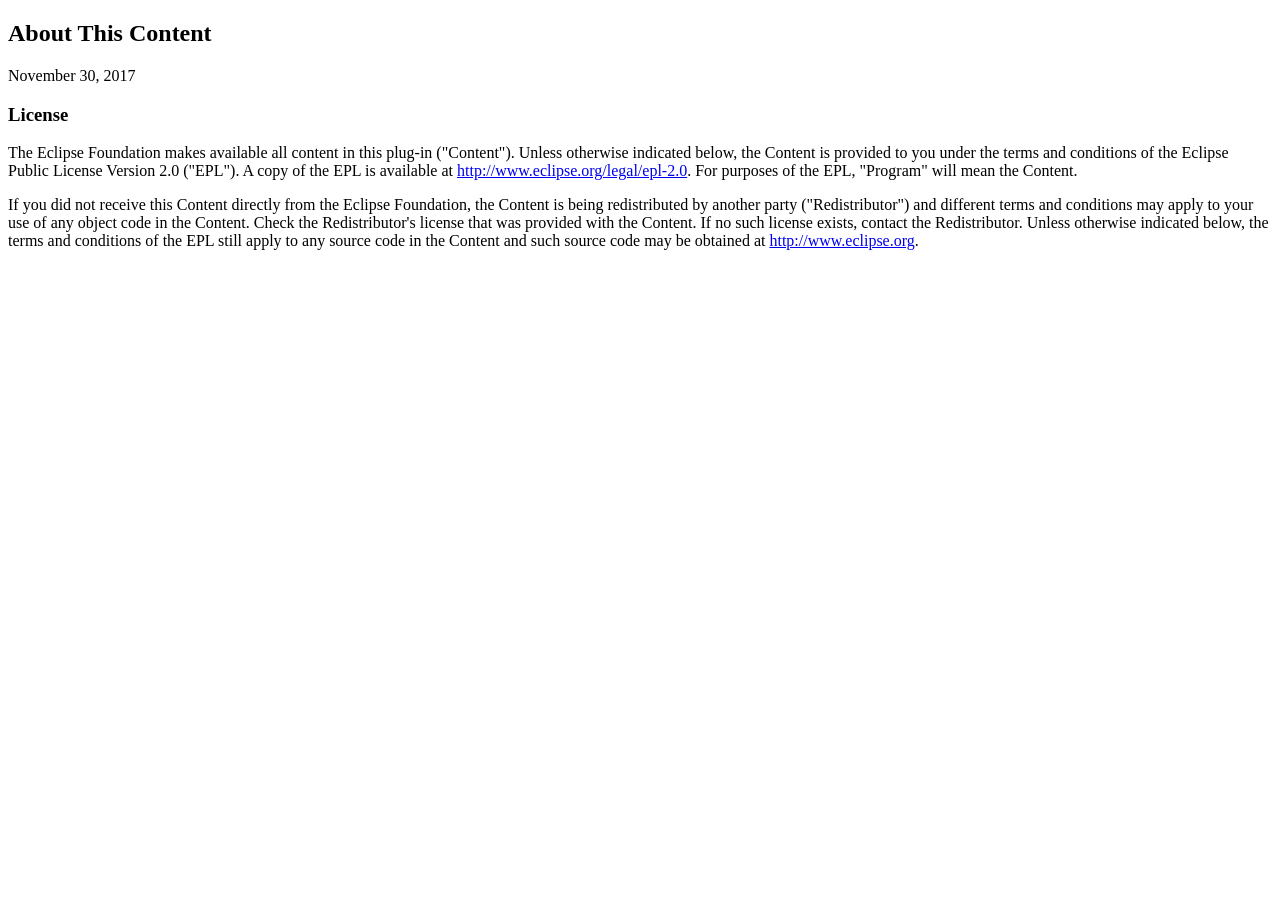
<file: java-1.8.0-openjdk-1.8.0.492.b09-1.win.jdk.x86_64/missioncontrol/features/org.eclipse.babel.nls_eclipse_ja_4.12.0.v20190713060001/about.html>
<!DOCTYPE html PUBLIC "-//W3C//DTD XHTML 1.0 Strict//EN"
    "http://www.w3.org/TR/xhtml1/DTD/xhtml1-strict.dtd">
<html xmlns="http://www.w3.org/1999/xhtml">
<head>
<meta http-equiv="Content-Type" content="text/html; charset=ISO-8859-1" />
<title>About</title>
</head>
<body lang="EN-US">
	<h2>About This Content</h2>

	<p>November 30, 2017</p>
	<h3>License</h3>

	<p>
		The Eclipse Foundation makes available all content in this plug-in
		(&quot;Content&quot;). Unless otherwise indicated below, the Content
		is provided to you under the terms and conditions of the Eclipse
		Public License Version 2.0 (&quot;EPL&quot;). A copy of the EPL is
		available at <a href="http://www.eclipse.org/legal/epl-2.0">http://www.eclipse.org/legal/epl-2.0</a>.
		For purposes of the EPL, &quot;Program&quot; will mean the Content.
	</p>

	<p>
		If you did not receive this Content directly from the Eclipse
		Foundation, the Content is being redistributed by another party
		(&quot;Redistributor&quot;) and different terms and conditions may
		apply to your use of any object code in the Content. Check the
		Redistributor's license that was provided with the Content. If no such
		license exists, contact the Redistributor. Unless otherwise indicated
		below, the terms and conditions of the EPL still apply to any source
		code in the Content and such source code may be obtained at <a
			href="http://www.eclipse.org/">http://www.eclipse.org</a>.
	</p>

</body>
</html>
</file>
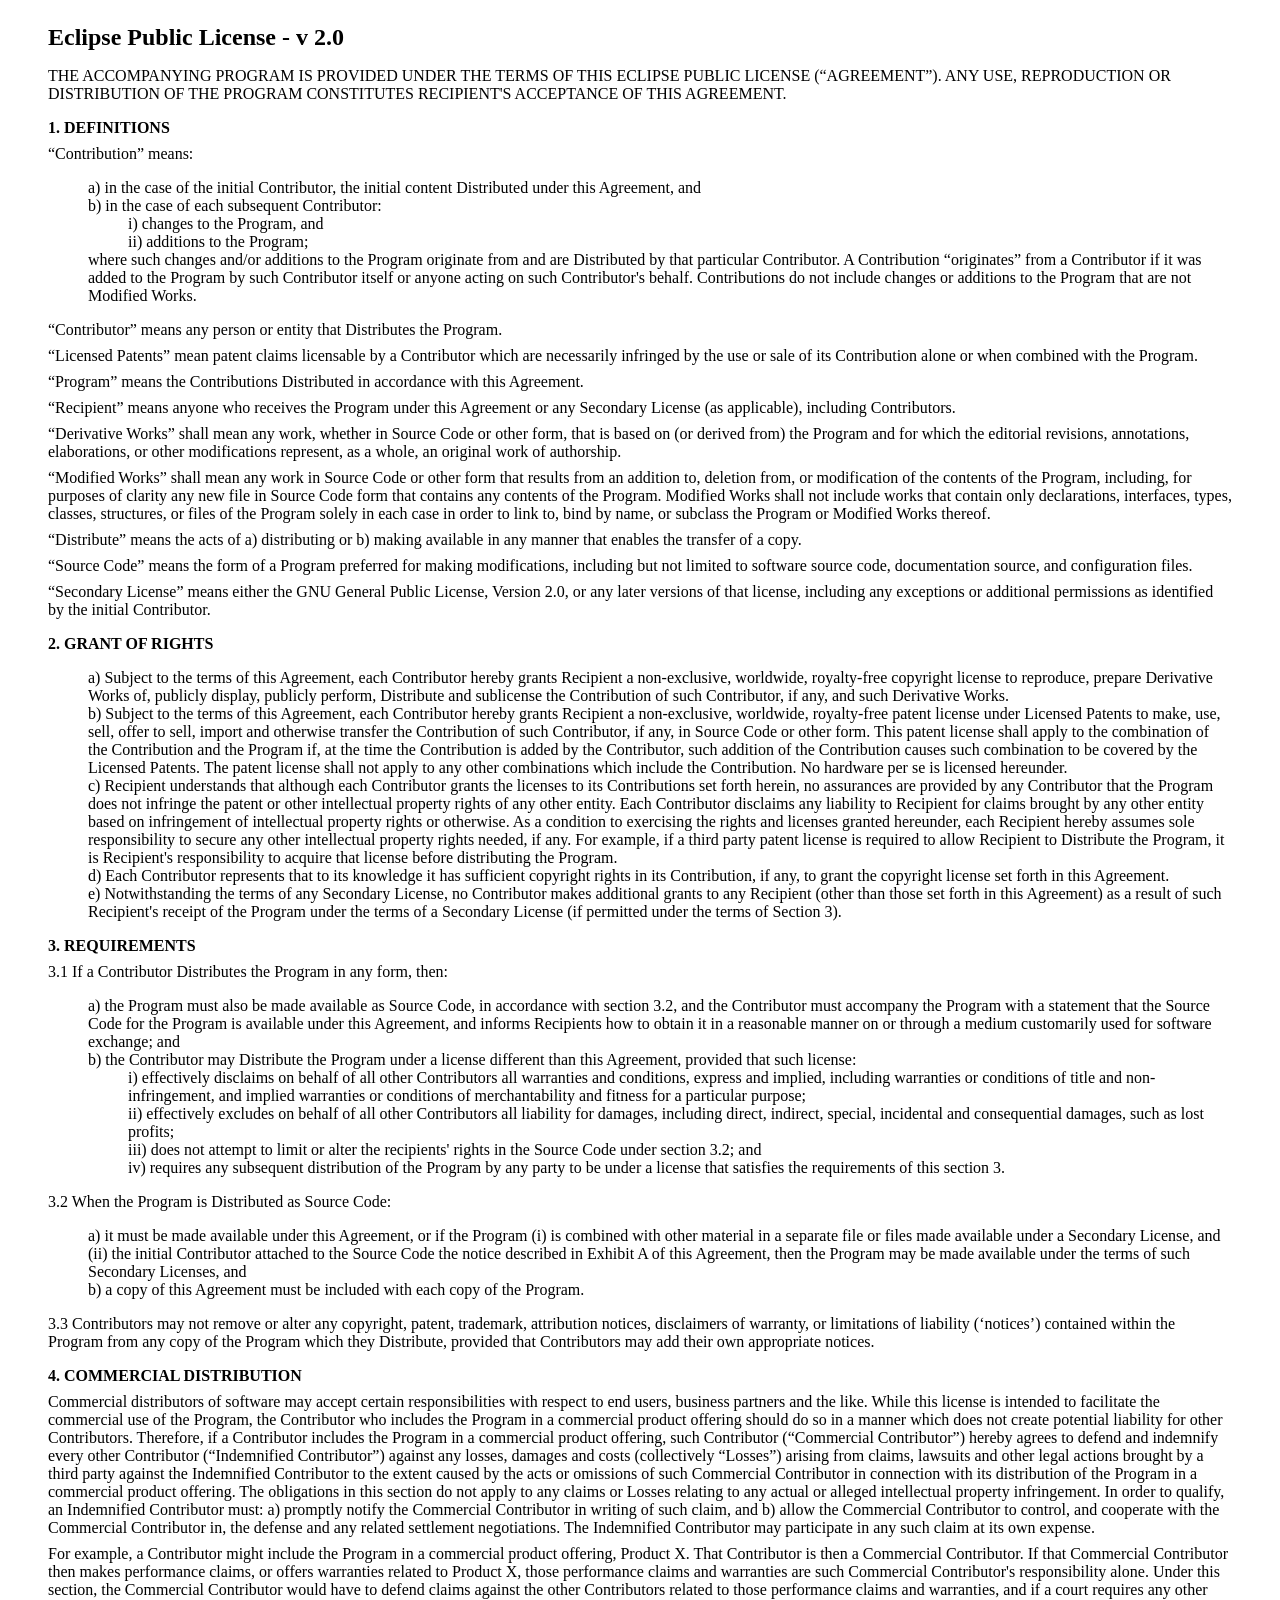
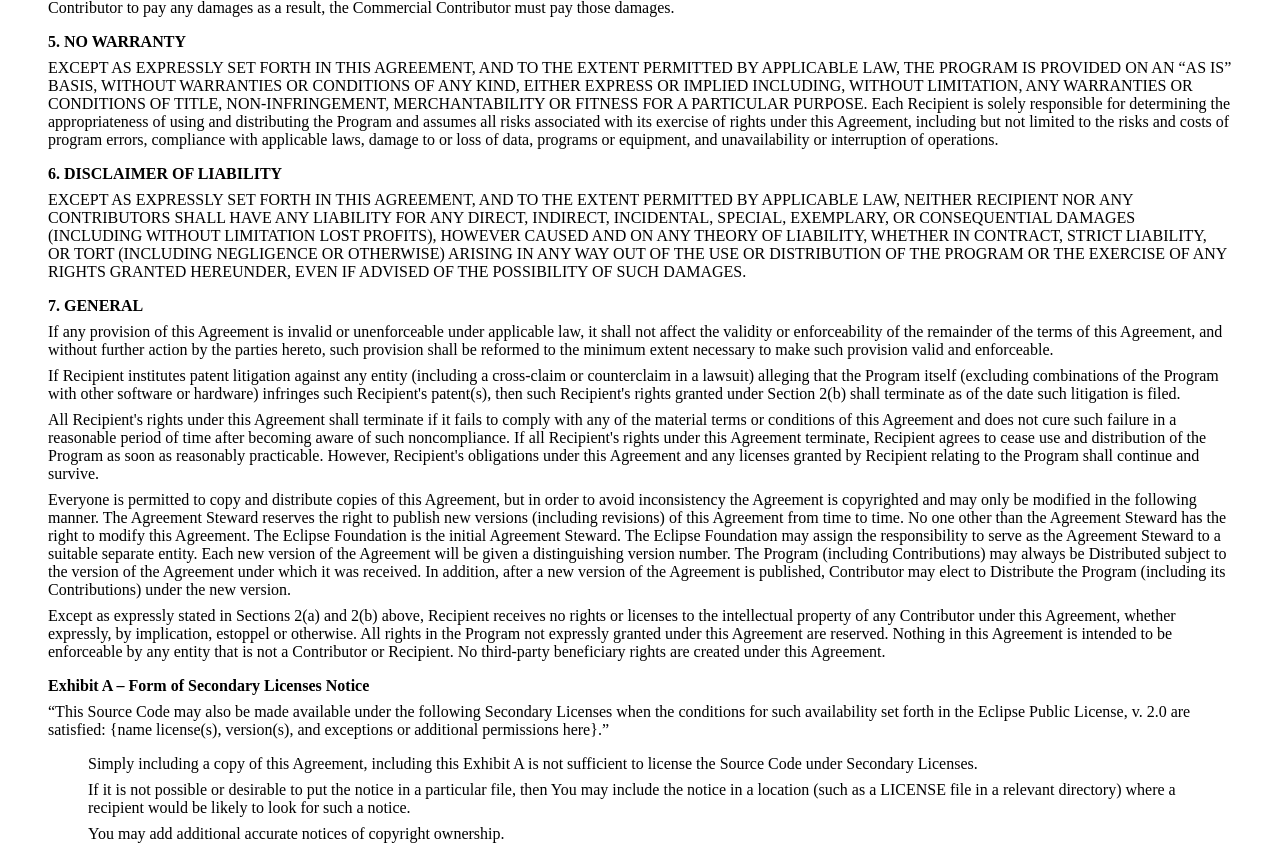
<file: java-1.8.0-openjdk-1.8.0.492.b09-1.win.jdk.x86_64/missioncontrol/features/org.eclipse.babel.nls_eclipse_ja_4.12.0.v20190713060001/epl-2.0.html>
<!DOCTYPE html PUBLIC "-//W3C//DTD XHTML 1.0 Strict//EN" "http://www.w3.org/TR/xhtml1/DTD/xhtml1-strict.dtd">
<html xmlns="http://www.w3.org/1999/xhtml" xml:lang="en" lang="en">
  <head>
    <meta http-equiv="Content-Type" content="text/html; charset=utf-8" />
    <title>Eclipse Public License - Version 2.0</title>
    <style type="text/css">
      body {
        margin: 1.5em 3em;
      }
      h1{
        font-size:1.5em;
      }
      h2{
        font-size:1em;
        margin-bottom:0.5em;
        margin-top:1em;
      }
      p {
        margin-top:  0.5em;
        margin-bottom: 0.5em;
      }
      ul, ol{
        list-style-type:none;
      }
    </style>
  </head>
  <body>
    <h1>Eclipse Public License - v 2.0</h1>
    <p>THE ACCOMPANYING PROGRAM IS PROVIDED UNDER THE TERMS OF THIS ECLIPSE
      PUBLIC LICENSE (&ldquo;AGREEMENT&rdquo;). ANY USE, REPRODUCTION OR DISTRIBUTION
      OF THE PROGRAM CONSTITUTES RECIPIENT&#039;S ACCEPTANCE OF THIS AGREEMENT.
    </p>
    <h2 id="definitions">1. DEFINITIONS</h2>
    <p>&ldquo;Contribution&rdquo; means:</p>
    <ul>
      <li>a) in the case of the initial Contributor, the initial content
        Distributed under this Agreement, and
      </li>
      <li>
        b) in the case of each subsequent Contributor:
        <ul>
          <li>i) changes to the Program, and</li>
          <li>ii) additions to the Program;</li>
        </ul>
        where such changes and/or additions to the Program originate from
        and are Distributed by that particular Contributor. A Contribution
        &ldquo;originates&rdquo; from a Contributor if it was added to the Program by such
        Contributor itself or anyone acting on such Contributor&#039;s behalf.
        Contributions do not include changes or additions to the Program that
        are not Modified Works.
      </li>
    </ul>
    <p>&ldquo;Contributor&rdquo; means any person or entity that Distributes the Program.</p>
    <p>&ldquo;Licensed Patents&rdquo; mean patent claims licensable by a Contributor which
      are necessarily infringed by the use or sale of its Contribution alone
      or when combined with the Program.
    </p>
    <p>&ldquo;Program&rdquo; means the Contributions Distributed in accordance with this
      Agreement.
    </p>
    <p>&ldquo;Recipient&rdquo; means anyone who receives the Program under this Agreement
      or any Secondary License (as applicable), including Contributors.
    </p>
    <p>&ldquo;Derivative Works&rdquo; shall mean any work, whether in Source Code or other
      form, that is based on (or derived from) the Program and for which the
      editorial revisions, annotations, elaborations, or other modifications
      represent, as a whole, an original work of authorship.
    </p>
    <p>&ldquo;Modified Works&rdquo; shall mean any work in Source Code or other form that
      results from an addition to, deletion from, or modification of the
      contents of the Program, including, for purposes of clarity any new file
      in Source Code form that contains any contents of the Program. Modified
      Works shall not include works that contain only declarations, interfaces,
      types, classes, structures, or files of the Program solely in each case
      in order to link to, bind by name, or subclass the Program or Modified
      Works thereof.
    </p>
    <p>&ldquo;Distribute&rdquo; means the acts of a) distributing or b) making available
      in any manner that enables the transfer of a copy.
    </p>
    <p>&ldquo;Source Code&rdquo; means the form of a Program preferred for making
      modifications, including but not limited to software source code,
      documentation source, and configuration files.
    </p>
    <p>&ldquo;Secondary License&rdquo; means either the GNU General Public License,
      Version 2.0, or any later versions of that license, including any
      exceptions or additional permissions as identified by the initial
      Contributor.
    </p>
    <h2 id="grant-of-rights">2. GRANT OF RIGHTS</h2>
    <ul>
      <li>a) Subject to the terms of this Agreement, each Contributor hereby
        grants Recipient a non-exclusive, worldwide, royalty-free copyright
        license to reproduce, prepare Derivative Works of, publicly display,
        publicly perform, Distribute and sublicense the Contribution of such
        Contributor, if any, and such Derivative Works.
      </li>
      <li>b) Subject to the terms of this Agreement, each Contributor hereby
        grants Recipient a non-exclusive, worldwide, royalty-free patent
        license under Licensed Patents to make, use, sell, offer to sell,
        import and otherwise transfer the Contribution of such Contributor,
        if any, in Source Code or other form. This patent license shall
        apply to the combination of the Contribution and the Program if,
        at the time the Contribution is added by the Contributor, such
        addition of the Contribution causes such combination to be covered
        by the Licensed Patents. The patent license shall not apply to any
        other combinations which include the Contribution. No hardware per
        se is licensed hereunder.
      </li>
      <li>c) Recipient understands that although each Contributor grants the
        licenses to its Contributions set forth herein, no assurances are
        provided by any Contributor that the Program does not infringe the
        patent or other intellectual property rights of any other entity.
        Each Contributor disclaims any liability to Recipient for claims
        brought by any other entity based on infringement of intellectual
        property rights or otherwise. As a condition to exercising the rights
        and licenses granted hereunder, each Recipient hereby assumes sole
        responsibility to secure any other intellectual property rights needed,
        if any. For example, if a third party patent license is required to
        allow Recipient to Distribute the Program, it is Recipient&#039;s
        responsibility to acquire that license before distributing the Program.
      </li>
      <li>d) Each Contributor represents that to its knowledge it has sufficient
        copyright rights in its Contribution, if any, to grant the copyright
        license set forth in this Agreement.
      </li>
      <li>e) Notwithstanding the terms of any Secondary License, no Contributor
        makes additional grants to any Recipient (other than those set forth
        in this Agreement) as a result of such Recipient&#039;s receipt of the
        Program under the terms of a Secondary License (if permitted under
        the terms of Section 3).
      </li>
    </ul>
    <h2 id="requirements">3. REQUIREMENTS</h2>
    <p>3.1 If a Contributor Distributes the Program in any form, then:</p>
    <ul>
      <li>a) the Program must also be made available as Source Code, in
        accordance with section 3.2, and the Contributor must accompany
        the Program with a statement that the Source Code for the Program
        is available under this Agreement, and informs Recipients how to
        obtain it in a reasonable manner on or through a medium customarily
        used for software exchange; and
      </li>
      <li>
        b) the Contributor may Distribute the Program under a license
        different than this Agreement, provided that such license:
        <ul>
          <li>i) effectively disclaims on behalf of all other Contributors all
            warranties and conditions, express and implied, including warranties
            or conditions of title and non-infringement, and implied warranties
            or conditions of merchantability and fitness for a particular purpose;
          </li>
          <li>ii) effectively excludes on behalf of all other Contributors all
            liability for damages, including direct, indirect, special, incidental
            and consequential damages, such as lost profits;
          </li>
          <li>iii) does not attempt to limit or alter the recipients&#039; rights in the
            Source Code under section 3.2; and
          </li>
          <li>iv) requires any subsequent distribution of the Program by any party
            to be under a license that satisfies the requirements of this section 3.
          </li>
        </ul>
      </li>
    </ul>
    <p>3.2 When the Program is Distributed as Source Code:</p>
    <ul>
      <li>a) it must be made available under this Agreement, or if the Program (i)
        is combined with other material in a separate file or files made available
        under a Secondary License, and (ii) the initial Contributor attached to
        the Source Code the notice described in Exhibit A of this Agreement,
        then the Program may be made available under the terms of such
        Secondary Licenses, and
      </li>
      <li>b) a copy of this Agreement must be included with each copy of the Program.</li>
    </ul>
    <p>3.3 Contributors may not remove or alter any copyright, patent, trademark,
      attribution notices, disclaimers of warranty, or limitations of liability
      (&lsquo;notices&rsquo;) contained within the Program from any copy of the Program which
      they Distribute, provided that Contributors may add their own appropriate
      notices.
    </p>
    <h2 id="commercial-distribution">4. COMMERCIAL DISTRIBUTION</h2>
    <p>Commercial distributors of software may accept certain responsibilities
      with respect to end users, business partners and the like. While this
      license is intended to facilitate the commercial use of the Program, the
      Contributor who includes the Program in a commercial product offering should
      do so in a manner which does not create potential liability for other
      Contributors. Therefore, if a Contributor includes the Program in a
      commercial product offering, such Contributor (&ldquo;Commercial Contributor&rdquo;)
      hereby agrees to defend and indemnify every other Contributor
      (&ldquo;Indemnified Contributor&rdquo;) against any losses, damages and costs
      (collectively &ldquo;Losses&rdquo;) arising from claims, lawsuits and other legal actions
      brought by a third party against the Indemnified Contributor to the extent
      caused by the acts or omissions of such Commercial Contributor in connection
      with its distribution of the Program in a commercial product offering.
      The obligations in this section do not apply to any claims or Losses relating
      to any actual or alleged intellectual property infringement. In order to
      qualify, an Indemnified Contributor must: a) promptly notify the
      Commercial Contributor in writing of such claim, and b) allow the Commercial
      Contributor to control, and cooperate with the Commercial Contributor in,
      the defense and any related settlement negotiations. The Indemnified
      Contributor may participate in any such claim at its own expense.
    </p>
    <p>For example, a Contributor might include the Program
      in a commercial product offering, Product X. That Contributor is then a
      Commercial Contributor. If that Commercial Contributor then makes performance
      claims, or offers warranties related to Product X, those performance claims
      and warranties are such Commercial Contributor&#039;s responsibility alone.
      Under this section, the Commercial Contributor would have to defend claims
      against the other Contributors related to those performance claims and
      warranties, and if a court requires any other Contributor to pay any damages
      as a result, the Commercial Contributor must pay those damages.
    </p>
    <h2 id="warranty">5. NO WARRANTY</h2>
    <p>EXCEPT AS EXPRESSLY SET FORTH IN THIS AGREEMENT, AND TO THE EXTENT PERMITTED
      BY APPLICABLE LAW, THE PROGRAM IS PROVIDED ON AN &ldquo;AS IS&rdquo; BASIS, WITHOUT
      WARRANTIES OR CONDITIONS OF ANY KIND, EITHER EXPRESS OR IMPLIED INCLUDING,
      WITHOUT LIMITATION, ANY WARRANTIES OR CONDITIONS OF TITLE, NON-INFRINGEMENT,
      MERCHANTABILITY OR FITNESS FOR A PARTICULAR PURPOSE. Each Recipient is
      solely responsible for determining the appropriateness of using and
      distributing the Program and assumes all risks associated with its
      exercise of rights under this Agreement, including but not limited to the
      risks and costs of program errors, compliance with applicable laws, damage
      to or loss of data, programs or equipment, and unavailability or
      interruption of operations.
    </p>
    <h2 id="disclaimer">6. DISCLAIMER OF LIABILITY</h2>
    <p>EXCEPT AS EXPRESSLY SET FORTH IN THIS AGREEMENT, AND TO THE EXTENT PERMITTED
      BY APPLICABLE LAW, NEITHER RECIPIENT NOR ANY CONTRIBUTORS SHALL HAVE ANY
      LIABILITY FOR ANY DIRECT, INDIRECT, INCIDENTAL, SPECIAL, EXEMPLARY,
      OR CONSEQUENTIAL DAMAGES (INCLUDING WITHOUT LIMITATION LOST PROFITS),
      HOWEVER CAUSED AND ON ANY THEORY OF LIABILITY, WHETHER IN CONTRACT, STRICT
      LIABILITY, OR TORT (INCLUDING NEGLIGENCE OR OTHERWISE) ARISING IN ANY WAY
      OUT OF THE USE OR DISTRIBUTION OF THE PROGRAM OR THE EXERCISE OF ANY RIGHTS
      GRANTED HEREUNDER, EVEN IF ADVISED OF THE POSSIBILITY OF SUCH DAMAGES.
    </p>
    <h2 id="general">7. GENERAL</h2>
    <p>If any provision of this Agreement is invalid or unenforceable under
      applicable law, it shall not affect the validity or enforceability of the
      remainder of the terms of this Agreement, and without further action by the
      parties hereto, such provision shall be reformed to the minimum extent
      necessary to make such provision valid and enforceable.
    </p>
    <p>If Recipient institutes patent litigation against any entity (including a
      cross-claim or counterclaim in a lawsuit) alleging that the Program itself
      (excluding combinations of the Program with other software or hardware)
      infringes such Recipient&#039;s patent(s), then such Recipient&#039;s rights granted
      under Section 2(b) shall terminate as of the date such litigation is filed.
    </p>
    <p>All Recipient&#039;s rights under this Agreement shall terminate if it fails to
      comply with any of the material terms or conditions of this Agreement and
      does not cure such failure in a reasonable period of time after becoming
      aware of such noncompliance. If all Recipient&#039;s rights under this Agreement
      terminate, Recipient agrees to cease use and distribution of the Program
      as soon as reasonably practicable. However, Recipient&#039;s obligations under
      this Agreement and any licenses granted by Recipient relating to the
      Program shall continue and survive.
    </p>
    <p>Everyone is permitted to copy and distribute copies of this Agreement,
      but in order to avoid inconsistency the Agreement is copyrighted and may
      only be modified in the following manner. The Agreement Steward reserves
      the right to publish new versions (including revisions) of this Agreement
      from time to time. No one other than the Agreement Steward has the right
      to modify this Agreement. The Eclipse Foundation is the initial Agreement
      Steward. The Eclipse Foundation may assign the responsibility to serve as
      the Agreement Steward to a suitable separate entity. Each new version of
      the Agreement will be given a distinguishing version number. The Program
      (including Contributions) may always be Distributed subject to the version
      of the Agreement under which it was received. In addition, after a new
      version of the Agreement is published, Contributor may elect to Distribute
      the Program (including its Contributions) under the new version.
    </p>
    <p>Except as expressly stated in Sections 2(a) and 2(b) above, Recipient
      receives no rights or licenses to the intellectual property of any
      Contributor under this Agreement, whether expressly, by implication,
      estoppel or otherwise. All rights in the Program not expressly granted
      under this Agreement are reserved. Nothing in this Agreement is intended
      to be enforceable by any entity that is not a Contributor or Recipient.
      No third-party beneficiary rights are created under this Agreement.
    </p>
    <h2 id="exhibit-a">Exhibit A &ndash; Form of Secondary Licenses Notice</h2>
    <p>&ldquo;This Source Code may also be made available under the following 
    	Secondary Licenses when the conditions for such availability set forth 
    	in the Eclipse Public License, v. 2.0 are satisfied: {name license(s),
    	version(s), and exceptions or additional permissions here}.&rdquo;
    </p>
    <blockquote>
      <p>Simply including a copy of this Agreement, including this Exhibit A
        is not sufficient to license the Source Code under Secondary Licenses.
      </p>
      <p>If it is not possible or desirable to put the notice in a particular file,
        then You may include the notice in a location (such as a LICENSE file in a
        relevant directory) where a recipient would be likely to look for
        such a notice.
      </p>
      <p>You may add additional accurate notices of copyright ownership.</p>
    </blockquote>
  </body>
</html>
</file>
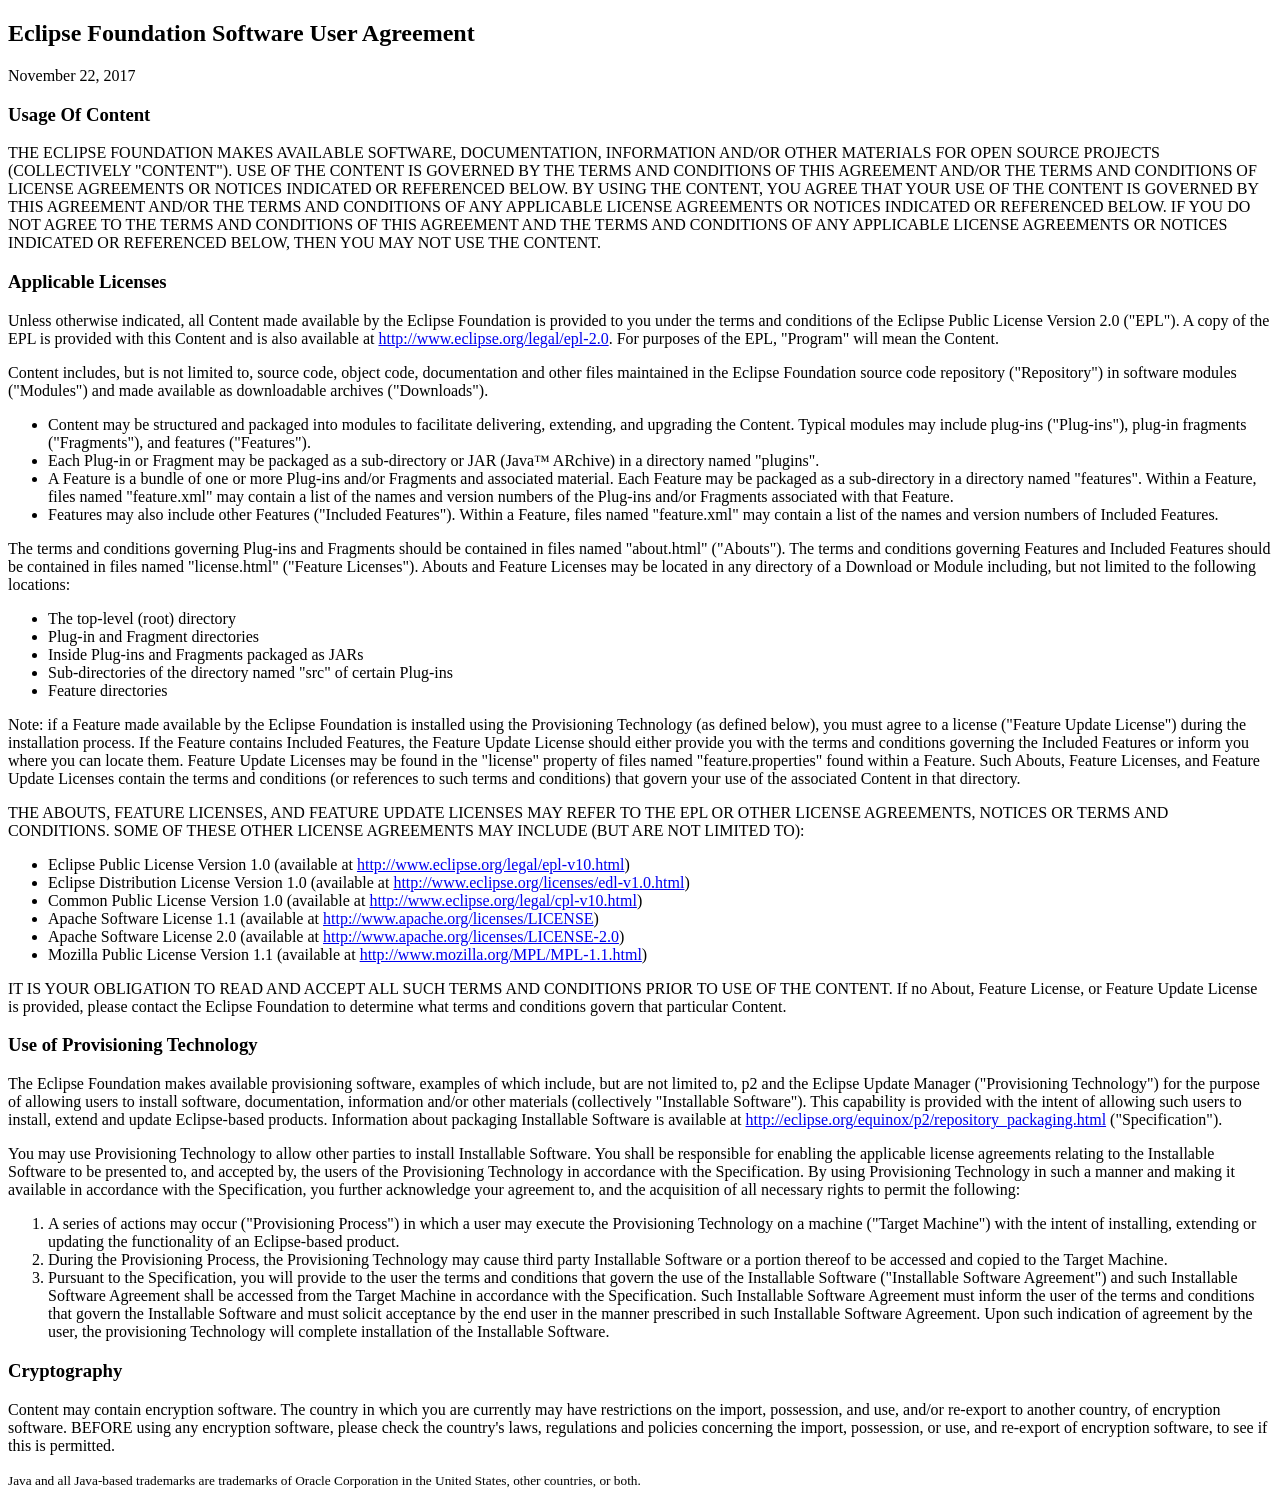
<file: java-1.8.0-openjdk-1.8.0.492.b09-1.win.jdk.x86_64/missioncontrol/features/org.eclipse.babel.nls_eclipse_ja_4.12.0.v20190713060001/license.html>
<?xml version="1.0" encoding="ISO-8859-1" ?>
<!DOCTYPE html PUBLIC "-//W3C//DTD XHTML 1.0 Strict//EN" "http://www.w3.org/TR/xhtml1/DTD/xhtml1-strict.dtd">
<html xmlns="http://www.w3.org/1999/xhtml">
<head>
<meta http-equiv="Content-Type" content="text/html; charset=ISO-8859-1" />
<title>Eclipse Foundation Software User Agreement</title>
</head>

<body lang="EN-US">
	<h2>Eclipse Foundation Software User Agreement</h2>
	<p>November 22, 2017</p>

	<h3>Usage Of Content</h3>

	<p>THE ECLIPSE FOUNDATION MAKES AVAILABLE SOFTWARE, DOCUMENTATION,
		INFORMATION AND/OR OTHER MATERIALS FOR OPEN SOURCE PROJECTS
		(COLLECTIVELY &quot;CONTENT&quot;). USE OF THE CONTENT IS GOVERNED BY
		THE TERMS AND CONDITIONS OF THIS AGREEMENT AND/OR THE TERMS AND
		CONDITIONS OF LICENSE AGREEMENTS OR NOTICES INDICATED OR REFERENCED
		BELOW. BY USING THE CONTENT, YOU AGREE THAT YOUR USE OF THE CONTENT IS
		GOVERNED BY THIS AGREEMENT AND/OR THE TERMS AND CONDITIONS OF ANY
		APPLICABLE LICENSE AGREEMENTS OR NOTICES INDICATED OR REFERENCED
		BELOW. IF YOU DO NOT AGREE TO THE TERMS AND CONDITIONS OF THIS
		AGREEMENT AND THE TERMS AND CONDITIONS OF ANY APPLICABLE LICENSE
		AGREEMENTS OR NOTICES INDICATED OR REFERENCED BELOW, THEN YOU MAY NOT
		USE THE CONTENT.</p>

	<h3>Applicable Licenses</h3>

	<p>
		Unless otherwise indicated, all Content made available by the Eclipse
		Foundation is provided to you under the terms and conditions of the
		Eclipse Public License Version 2.0 (&quot;EPL&quot;). A copy of the
		EPL is provided with this Content and is also available at <a
			href="http://www.eclipse.org/legal/epl-2.0">http://www.eclipse.org/legal/epl-2.0</a>.
		For purposes of the EPL, &quot;Program&quot; will mean the Content.
	</p>

	<p>Content includes, but is not limited to, source code, object
		code, documentation and other files maintained in the Eclipse
		Foundation source code repository (&quot;Repository&quot;) in software
		modules (&quot;Modules&quot;) and made available as downloadable
		archives (&quot;Downloads&quot;).</p>

	<ul>
		<li>Content may be structured and packaged into modules to
			facilitate delivering, extending, and upgrading the Content. Typical
			modules may include plug-ins (&quot;Plug-ins&quot;), plug-in
			fragments (&quot;Fragments&quot;), and features
			(&quot;Features&quot;).</li>
		<li>Each Plug-in or Fragment may be packaged as a sub-directory
			or JAR (Java&trade; ARchive) in a directory named
			&quot;plugins&quot;.</li>
		<li>A Feature is a bundle of one or more Plug-ins and/or
			Fragments and associated material. Each Feature may be packaged as a
			sub-directory in a directory named &quot;features&quot;. Within a
			Feature, files named &quot;feature.xml&quot; may contain a list of
			the names and version numbers of the Plug-ins and/or Fragments
			associated with that Feature.</li>
		<li>Features may also include other Features (&quot;Included
			Features&quot;). Within a Feature, files named
			&quot;feature.xml&quot; may contain a list of the names and version
			numbers of Included Features.</li>
	</ul>

	<p>The terms and conditions governing Plug-ins and Fragments should
		be contained in files named &quot;about.html&quot;
		(&quot;Abouts&quot;). The terms and conditions governing Features and
		Included Features should be contained in files named
		&quot;license.html&quot; (&quot;Feature Licenses&quot;). Abouts and
		Feature Licenses may be located in any directory of a Download or
		Module including, but not limited to the following locations:</p>

	<ul>
		<li>The top-level (root) directory</li>
		<li>Plug-in and Fragment directories</li>
		<li>Inside Plug-ins and Fragments packaged as JARs</li>
		<li>Sub-directories of the directory named &quot;src&quot; of
			certain Plug-ins</li>
		<li>Feature directories</li>
	</ul>

	<p>Note: if a Feature made available by the Eclipse Foundation is
		installed using the Provisioning Technology (as defined below), you
		must agree to a license (&quot;Feature Update License&quot;) during
		the installation process. If the Feature contains Included Features,
		the Feature Update License should either provide you with the terms
		and conditions governing the Included Features or inform you where you
		can locate them. Feature Update Licenses may be found in the
		&quot;license&quot; property of files named
		&quot;feature.properties&quot; found within a Feature. Such Abouts,
		Feature Licenses, and Feature Update Licenses contain the terms and
		conditions (or references to such terms and conditions) that govern
		your use of the associated Content in that directory.</p>

	<p>THE ABOUTS, FEATURE LICENSES, AND FEATURE UPDATE LICENSES MAY
		REFER TO THE EPL OR OTHER LICENSE AGREEMENTS, NOTICES OR TERMS AND
		CONDITIONS. SOME OF THESE OTHER LICENSE AGREEMENTS MAY INCLUDE (BUT
		ARE NOT LIMITED TO):</p>

	<ul>
		<li>Eclipse Public License Version 1.0 (available at <a
			href="http://www.eclipse.org/legal/epl-v10.html">http://www.eclipse.org/legal/epl-v10.html</a>)
		</li>
		<li>Eclipse Distribution License Version 1.0 (available at <a
			href="http://www.eclipse.org/licenses/edl-v10.html">http://www.eclipse.org/licenses/edl-v1.0.html</a>)
		</li>
		<li>Common Public License Version 1.0 (available at <a
			href="http://www.eclipse.org/legal/cpl-v10.html">http://www.eclipse.org/legal/cpl-v10.html</a>)
		</li>
		<li>Apache Software License 1.1 (available at <a
			href="http://www.apache.org/licenses/LICENSE">http://www.apache.org/licenses/LICENSE</a>)
		</li>
		<li>Apache Software License 2.0 (available at <a
			href="http://www.apache.org/licenses/LICENSE-2.0">http://www.apache.org/licenses/LICENSE-2.0</a>)
		</li>
		<li>Mozilla Public License Version 1.1 (available at <a
			href="http://www.mozilla.org/MPL/MPL-1.1.html">http://www.mozilla.org/MPL/MPL-1.1.html</a>)
		</li>
	</ul>

	<p>IT IS YOUR OBLIGATION TO READ AND ACCEPT ALL SUCH TERMS AND
		CONDITIONS PRIOR TO USE OF THE CONTENT. If no About, Feature License,
		or Feature Update License is provided, please contact the Eclipse
		Foundation to determine what terms and conditions govern that
		particular Content.</p>


	<h3>Use of Provisioning Technology</h3>

	<p>
		The Eclipse Foundation makes available provisioning software, examples
		of which include, but are not limited to, p2 and the Eclipse Update
		Manager (&quot;Provisioning Technology&quot;) for the purpose of
		allowing users to install software, documentation, information and/or
		other materials (collectively &quot;Installable Software&quot;). This
		capability is provided with the intent of allowing such users to
		install, extend and update Eclipse-based products. Information about
		packaging Installable Software is available at <a
			href="http://eclipse.org/equinox/p2/repository_packaging.html">http://eclipse.org/equinox/p2/repository_packaging.html</a>
		(&quot;Specification&quot;).
	</p>

	<p>You may use Provisioning Technology to allow other parties to
		install Installable Software. You shall be responsible for enabling
		the applicable license agreements relating to the Installable Software
		to be presented to, and accepted by, the users of the Provisioning
		Technology in accordance with the Specification. By using Provisioning
		Technology in such a manner and making it available in accordance with
		the Specification, you further acknowledge your agreement to, and the
		acquisition of all necessary rights to permit the following:</p>

	<ol>
		<li>A series of actions may occur (&quot;Provisioning
			Process&quot;) in which a user may execute the Provisioning
			Technology on a machine (&quot;Target Machine&quot;) with the intent
			of installing, extending or updating the functionality of an
			Eclipse-based product.</li>
		<li>During the Provisioning Process, the Provisioning Technology
			may cause third party Installable Software or a portion thereof to be
			accessed and copied to the Target Machine.</li>
		<li>Pursuant to the Specification, you will provide to the user
			the terms and conditions that govern the use of the Installable
			Software (&quot;Installable Software Agreement&quot;) and such
			Installable Software Agreement shall be accessed from the Target
			Machine in accordance with the Specification. Such Installable
			Software Agreement must inform the user of the terms and conditions
			that govern the Installable Software and must solicit acceptance by
			the end user in the manner prescribed in such Installable Software
			Agreement. Upon such indication of agreement by the user, the
			provisioning Technology will complete installation of the Installable
			Software.</li>
	</ol>

	<h3>Cryptography</h3>

	<p>Content may contain encryption software. The country in which
		you are currently may have restrictions on the import, possession, and
		use, and/or re-export to another country, of encryption software.
		BEFORE using any encryption software, please check the country's laws,
		regulations and policies concerning the import, possession, or use,
		and re-export of encryption software, to see if this is permitted.</p>

	<p>
		<small>Java and all Java-based trademarks are trademarks of
			Oracle Corporation in the United States, other countries, or both.</small>
	</p>
</body>
</html>
</file>
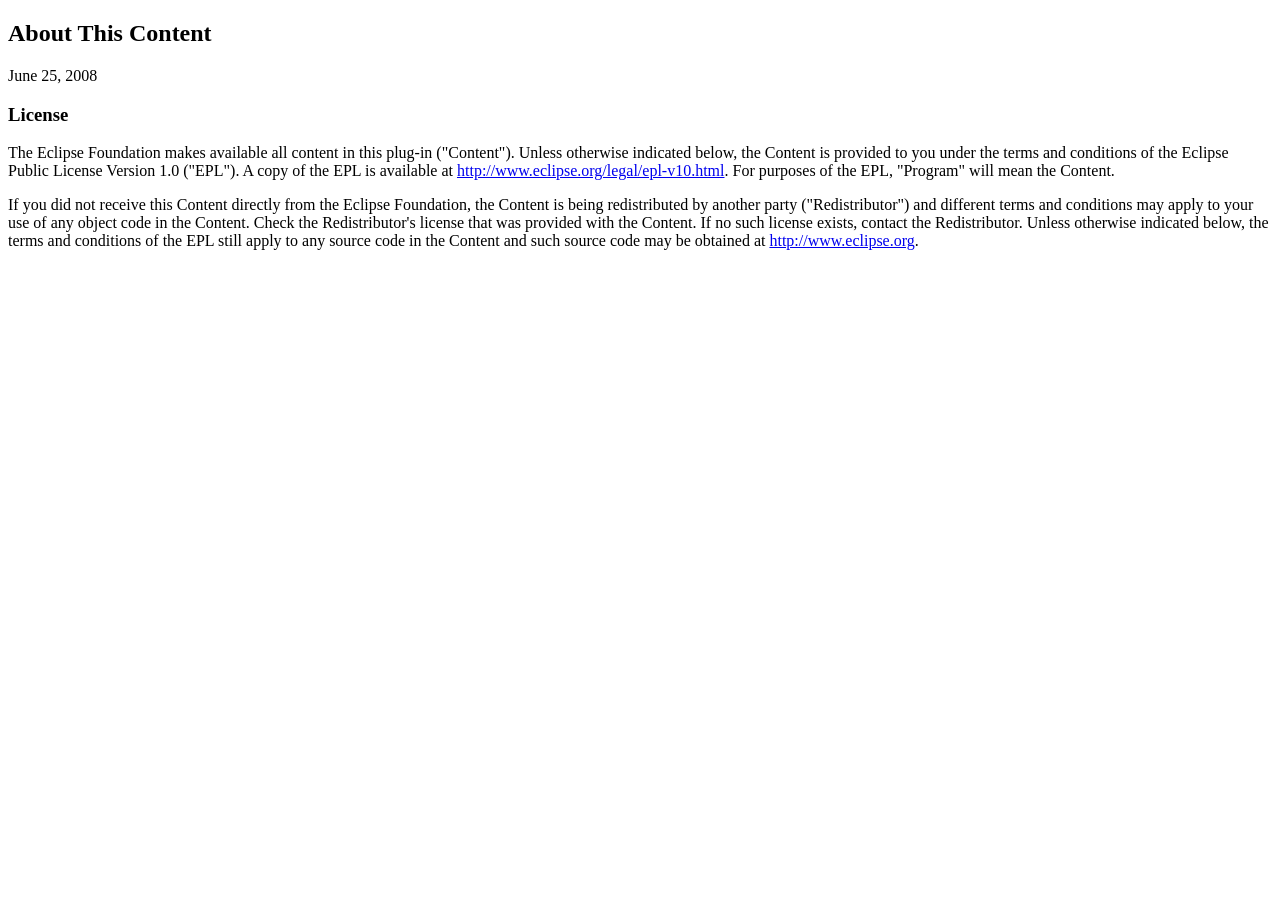
<file: java-1.8.0-openjdk-1.8.0.492.b09-1.win.jdk.x86_64/missioncontrol/features/org.eclipse.ecf.core.feature_1.5.3.v20190423-0625/about.html>
<!DOCTYPE html PUBLIC "-//W3C//DTD XHTML 1.0 Strict//EN"
    "http://www.w3.org/TR/xhtml1/DTD/xhtml1-strict.dtd">
<html xmlns="http://www.w3.org/1999/xhtml">
<head>
<meta http-equiv="Content-Type" content="text/html; charset=ISO-8859-1"/>
<title>About</title>
</head>
<body lang="EN-US">
<h2>About This Content</h2>
 
<p>June 25, 2008</p>	
<h3>License</h3>

<p>The Eclipse Foundation makes available all content in this plug-in (&quot;Content&quot;).  Unless otherwise 
indicated below, the Content is provided to you under the terms and conditions of the
Eclipse Public License Version 1.0 (&quot;EPL&quot;).  A copy of the EPL is available 
at <a href="http://www.eclipse.org/legal/epl-v10.html">http://www.eclipse.org/legal/epl-v10.html</a>.
For purposes of the EPL, &quot;Program&quot; will mean the Content.</p>

<p>If you did not receive this Content directly from the Eclipse Foundation, the Content is 
being redistributed by another party (&quot;Redistributor&quot;) and different terms and conditions may
apply to your use of any object code in the Content.  Check the Redistributor's license that was 
provided with the Content.  If no such license exists, contact the Redistributor.  Unless otherwise
indicated below, the terms and conditions of the EPL still apply to any source code in the Content
and such source code may be obtained at <a href="/">http://www.eclipse.org</a>.</p>

</body>
</html>
</file>
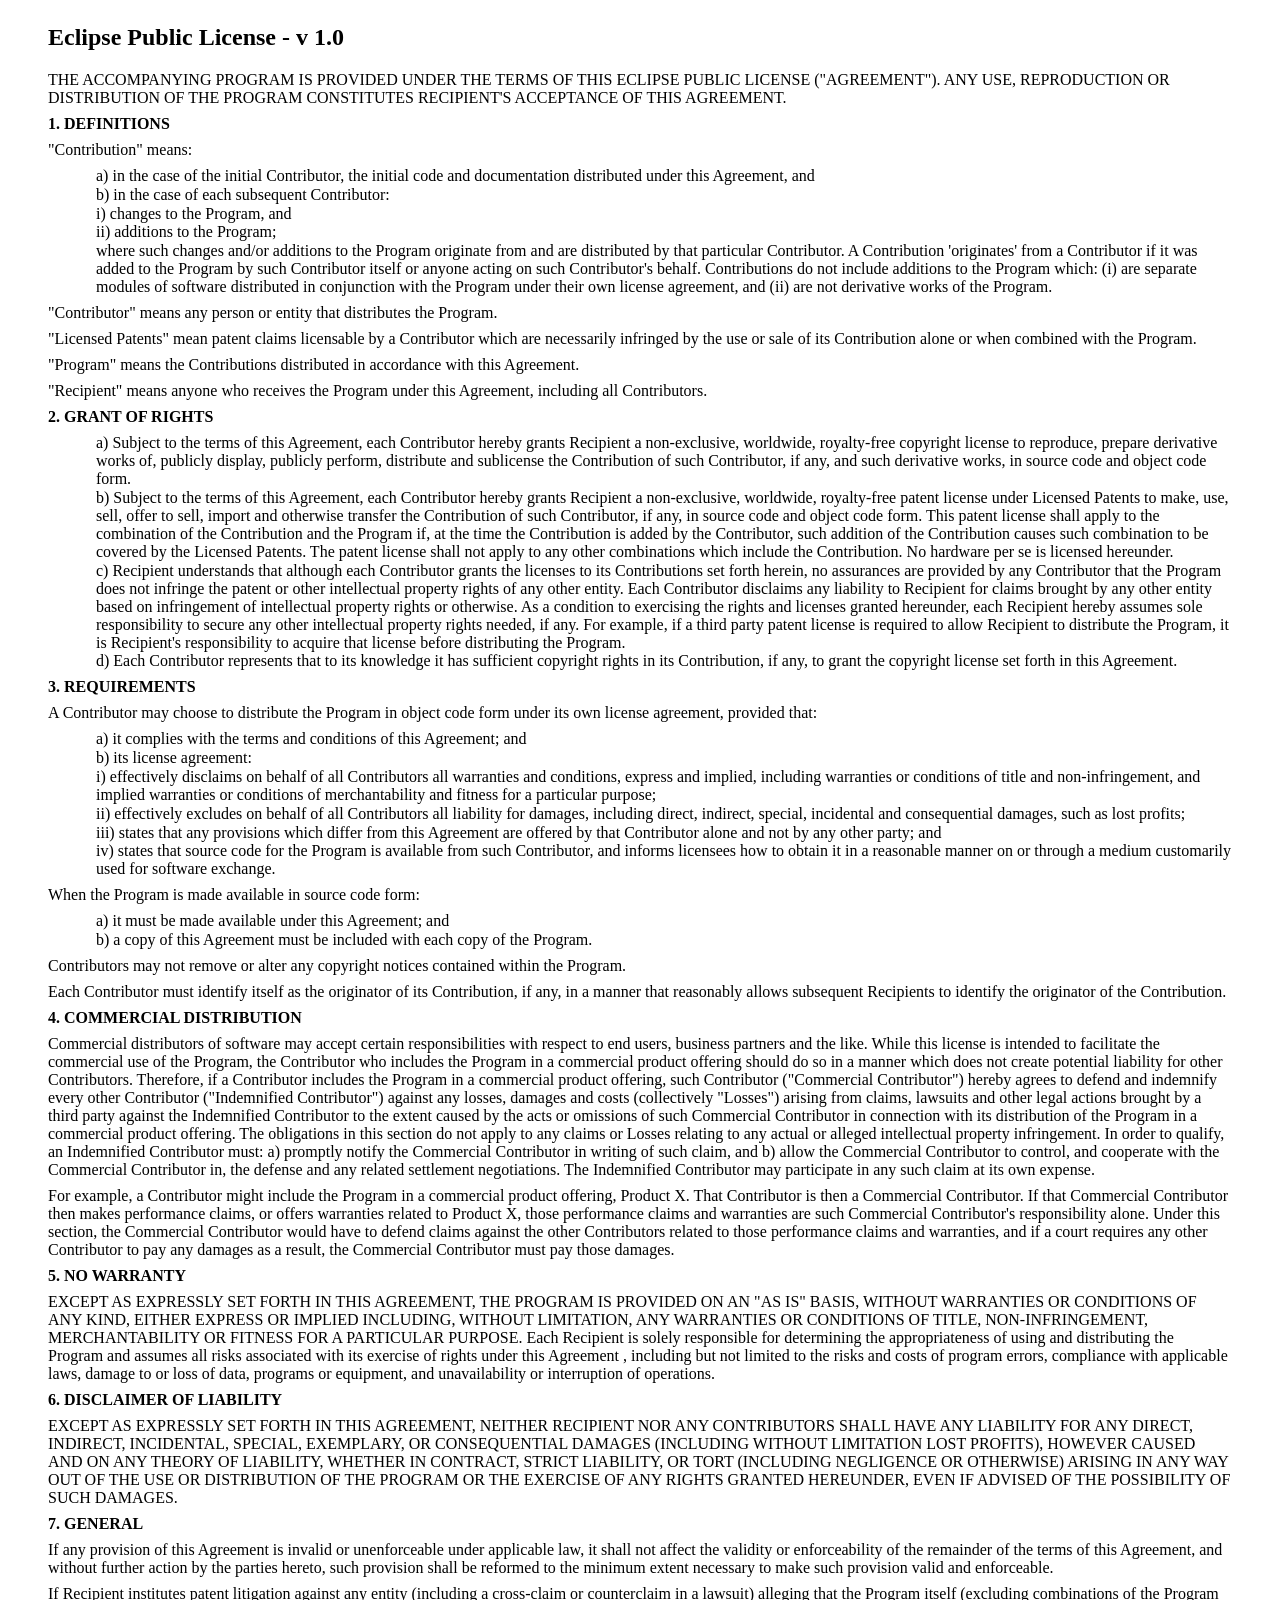
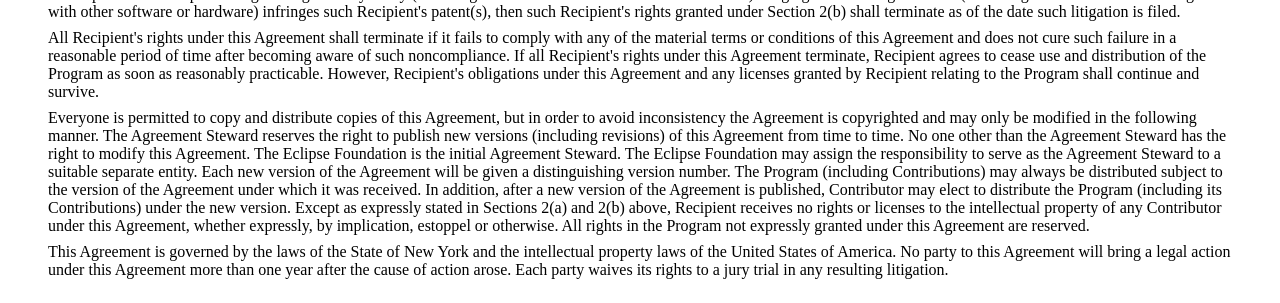
<file: java-1.8.0-openjdk-1.8.0.492.b09-1.win.jdk.x86_64/missioncontrol/features/org.eclipse.ecf.core.feature_1.5.3.v20190423-0625/epl-v10.html>
<?xml version="1.0" encoding="ISO-8859-1" ?>
<!DOCTYPE html PUBLIC "-//W3C//DTD XHTML 1.0 Transitional//EN" "http://www.w3.org/TR/xhtml1/DTD/xhtml1-transitional.dtd">
<html xmlns="http://www.w3.org/1999/xhtml">

<head>
<meta http-equiv="Content-Type" content="text/html; charset=ISO-8859-1" />
<title>Eclipse Public License - Version 1.0</title>
<style type="text/css">
  body {
    size: 8.5in 11.0in;
    margin: 0.25in 0.5in 0.25in 0.5in;
    tab-interval: 0.5in;
    }
  p {  	
    margin-left: auto;
    margin-top:  0.5em;
    margin-bottom: 0.5em;
    }
  p.list {
  	margin-left: 0.5in;
    margin-top:  0.05em;
    margin-bottom: 0.05em;
    }
  </style>

</head>

<body lang="EN-US">

<h2>Eclipse Public License - v 1.0</h2>

<p>THE ACCOMPANYING PROGRAM IS PROVIDED UNDER THE TERMS OF THIS ECLIPSE
PUBLIC LICENSE (&quot;AGREEMENT&quot;). ANY USE, REPRODUCTION OR
DISTRIBUTION OF THE PROGRAM CONSTITUTES RECIPIENT'S ACCEPTANCE OF THIS
AGREEMENT.</p>

<p><b>1. DEFINITIONS</b></p>

<p>&quot;Contribution&quot; means:</p>

<p class="list">a) in the case of the initial Contributor, the initial
code and documentation distributed under this Agreement, and</p>
<p class="list">b) in the case of each subsequent Contributor:</p>
<p class="list">i) changes to the Program, and</p>
<p class="list">ii) additions to the Program;</p>
<p class="list">where such changes and/or additions to the Program
originate from and are distributed by that particular Contributor. A
Contribution 'originates' from a Contributor if it was added to the
Program by such Contributor itself or anyone acting on such
Contributor's behalf. Contributions do not include additions to the
Program which: (i) are separate modules of software distributed in
conjunction with the Program under their own license agreement, and (ii)
are not derivative works of the Program.</p>

<p>&quot;Contributor&quot; means any person or entity that distributes
the Program.</p>

<p>&quot;Licensed Patents&quot; mean patent claims licensable by a
Contributor which are necessarily infringed by the use or sale of its
Contribution alone or when combined with the Program.</p>

<p>&quot;Program&quot; means the Contributions distributed in accordance
with this Agreement.</p>

<p>&quot;Recipient&quot; means anyone who receives the Program under
this Agreement, including all Contributors.</p>

<p><b>2. GRANT OF RIGHTS</b></p>

<p class="list">a) Subject to the terms of this Agreement, each
Contributor hereby grants Recipient a non-exclusive, worldwide,
royalty-free copyright license to reproduce, prepare derivative works
of, publicly display, publicly perform, distribute and sublicense the
Contribution of such Contributor, if any, and such derivative works, in
source code and object code form.</p>

<p class="list">b) Subject to the terms of this Agreement, each
Contributor hereby grants Recipient a non-exclusive, worldwide,
royalty-free patent license under Licensed Patents to make, use, sell,
offer to sell, import and otherwise transfer the Contribution of such
Contributor, if any, in source code and object code form. This patent
license shall apply to the combination of the Contribution and the
Program if, at the time the Contribution is added by the Contributor,
such addition of the Contribution causes such combination to be covered
by the Licensed Patents. The patent license shall not apply to any other
combinations which include the Contribution. No hardware per se is
licensed hereunder.</p>

<p class="list">c) Recipient understands that although each Contributor
grants the licenses to its Contributions set forth herein, no assurances
are provided by any Contributor that the Program does not infringe the
patent or other intellectual property rights of any other entity. Each
Contributor disclaims any liability to Recipient for claims brought by
any other entity based on infringement of intellectual property rights
or otherwise. As a condition to exercising the rights and licenses
granted hereunder, each Recipient hereby assumes sole responsibility to
secure any other intellectual property rights needed, if any. For
example, if a third party patent license is required to allow Recipient
to distribute the Program, it is Recipient's responsibility to acquire
that license before distributing the Program.</p>

<p class="list">d) Each Contributor represents that to its knowledge it
has sufficient copyright rights in its Contribution, if any, to grant
the copyright license set forth in this Agreement.</p>

<p><b>3. REQUIREMENTS</b></p>

<p>A Contributor may choose to distribute the Program in object code
form under its own license agreement, provided that:</p>

<p class="list">a) it complies with the terms and conditions of this
Agreement; and</p>

<p class="list">b) its license agreement:</p>

<p class="list">i) effectively disclaims on behalf of all Contributors
all warranties and conditions, express and implied, including warranties
or conditions of title and non-infringement, and implied warranties or
conditions of merchantability and fitness for a particular purpose;</p>

<p class="list">ii) effectively excludes on behalf of all Contributors
all liability for damages, including direct, indirect, special,
incidental and consequential damages, such as lost profits;</p>

<p class="list">iii) states that any provisions which differ from this
Agreement are offered by that Contributor alone and not by any other
party; and</p>

<p class="list">iv) states that source code for the Program is available
from such Contributor, and informs licensees how to obtain it in a
reasonable manner on or through a medium customarily used for software
exchange.</p>

<p>When the Program is made available in source code form:</p>

<p class="list">a) it must be made available under this Agreement; and</p>

<p class="list">b) a copy of this Agreement must be included with each
copy of the Program.</p>

<p>Contributors may not remove or alter any copyright notices contained
within the Program.</p>

<p>Each Contributor must identify itself as the originator of its
Contribution, if any, in a manner that reasonably allows subsequent
Recipients to identify the originator of the Contribution.</p>

<p><b>4. COMMERCIAL DISTRIBUTION</b></p>

<p>Commercial distributors of software may accept certain
responsibilities with respect to end users, business partners and the
like. While this license is intended to facilitate the commercial use of
the Program, the Contributor who includes the Program in a commercial
product offering should do so in a manner which does not create
potential liability for other Contributors. Therefore, if a Contributor
includes the Program in a commercial product offering, such Contributor
(&quot;Commercial Contributor&quot;) hereby agrees to defend and
indemnify every other Contributor (&quot;Indemnified Contributor&quot;)
against any losses, damages and costs (collectively &quot;Losses&quot;)
arising from claims, lawsuits and other legal actions brought by a third
party against the Indemnified Contributor to the extent caused by the
acts or omissions of such Commercial Contributor in connection with its
distribution of the Program in a commercial product offering. The
obligations in this section do not apply to any claims or Losses
relating to any actual or alleged intellectual property infringement. In
order to qualify, an Indemnified Contributor must: a) promptly notify
the Commercial Contributor in writing of such claim, and b) allow the
Commercial Contributor to control, and cooperate with the Commercial
Contributor in, the defense and any related settlement negotiations. The
Indemnified Contributor may participate in any such claim at its own
expense.</p>

<p>For example, a Contributor might include the Program in a commercial
product offering, Product X. That Contributor is then a Commercial
Contributor. If that Commercial Contributor then makes performance
claims, or offers warranties related to Product X, those performance
claims and warranties are such Commercial Contributor's responsibility
alone. Under this section, the Commercial Contributor would have to
defend claims against the other Contributors related to those
performance claims and warranties, and if a court requires any other
Contributor to pay any damages as a result, the Commercial Contributor
must pay those damages.</p>

<p><b>5. NO WARRANTY</b></p>

<p>EXCEPT AS EXPRESSLY SET FORTH IN THIS AGREEMENT, THE PROGRAM IS
PROVIDED ON AN &quot;AS IS&quot; BASIS, WITHOUT WARRANTIES OR CONDITIONS
OF ANY KIND, EITHER EXPRESS OR IMPLIED INCLUDING, WITHOUT LIMITATION,
ANY WARRANTIES OR CONDITIONS OF TITLE, NON-INFRINGEMENT, MERCHANTABILITY
OR FITNESS FOR A PARTICULAR PURPOSE. Each Recipient is solely
responsible for determining the appropriateness of using and
distributing the Program and assumes all risks associated with its
exercise of rights under this Agreement , including but not limited to
the risks and costs of program errors, compliance with applicable laws,
damage to or loss of data, programs or equipment, and unavailability or
interruption of operations.</p>

<p><b>6. DISCLAIMER OF LIABILITY</b></p>

<p>EXCEPT AS EXPRESSLY SET FORTH IN THIS AGREEMENT, NEITHER RECIPIENT
NOR ANY CONTRIBUTORS SHALL HAVE ANY LIABILITY FOR ANY DIRECT, INDIRECT,
INCIDENTAL, SPECIAL, EXEMPLARY, OR CONSEQUENTIAL DAMAGES (INCLUDING
WITHOUT LIMITATION LOST PROFITS), HOWEVER CAUSED AND ON ANY THEORY OF
LIABILITY, WHETHER IN CONTRACT, STRICT LIABILITY, OR TORT (INCLUDING
NEGLIGENCE OR OTHERWISE) ARISING IN ANY WAY OUT OF THE USE OR
DISTRIBUTION OF THE PROGRAM OR THE EXERCISE OF ANY RIGHTS GRANTED
HEREUNDER, EVEN IF ADVISED OF THE POSSIBILITY OF SUCH DAMAGES.</p>

<p><b>7. GENERAL</b></p>

<p>If any provision of this Agreement is invalid or unenforceable under
applicable law, it shall not affect the validity or enforceability of
the remainder of the terms of this Agreement, and without further action
by the parties hereto, such provision shall be reformed to the minimum
extent necessary to make such provision valid and enforceable.</p>

<p>If Recipient institutes patent litigation against any entity
(including a cross-claim or counterclaim in a lawsuit) alleging that the
Program itself (excluding combinations of the Program with other
software or hardware) infringes such Recipient's patent(s), then such
Recipient's rights granted under Section 2(b) shall terminate as of the
date such litigation is filed.</p>

<p>All Recipient's rights under this Agreement shall terminate if it
fails to comply with any of the material terms or conditions of this
Agreement and does not cure such failure in a reasonable period of time
after becoming aware of such noncompliance. If all Recipient's rights
under this Agreement terminate, Recipient agrees to cease use and
distribution of the Program as soon as reasonably practicable. However,
Recipient's obligations under this Agreement and any licenses granted by
Recipient relating to the Program shall continue and survive.</p>

<p>Everyone is permitted to copy and distribute copies of this
Agreement, but in order to avoid inconsistency the Agreement is
copyrighted and may only be modified in the following manner. The
Agreement Steward reserves the right to publish new versions (including
revisions) of this Agreement from time to time. No one other than the
Agreement Steward has the right to modify this Agreement. The Eclipse
Foundation is the initial Agreement Steward. The Eclipse Foundation may
assign the responsibility to serve as the Agreement Steward to a
suitable separate entity. Each new version of the Agreement will be
given a distinguishing version number. The Program (including
Contributions) may always be distributed subject to the version of the
Agreement under which it was received. In addition, after a new version
of the Agreement is published, Contributor may elect to distribute the
Program (including its Contributions) under the new version. Except as
expressly stated in Sections 2(a) and 2(b) above, Recipient receives no
rights or licenses to the intellectual property of any Contributor under
this Agreement, whether expressly, by implication, estoppel or
otherwise. All rights in the Program not expressly granted under this
Agreement are reserved.</p>

<p>This Agreement is governed by the laws of the State of New York and
the intellectual property laws of the United States of America. No party
to this Agreement will bring a legal action under this Agreement more
than one year after the cause of action arose. Each party waives its
rights to a jury trial in any resulting litigation.</p>

</body>

</html>
</file>
<file: career-mapping-workshop/css/style.css>
/* =============================================
   21ST ACADEMY — CAREER MAPPING WORKSHOP
   Design: Deep crimson + near-black + off-white
   Type: Montserrat (display) + Inter (body)
   ============================================= */

:root {
  --crimson: #9B1C1C;
  --crimson-dark: #7A1515;
  --crimson-light: #C0392B;
  --near-black: #111111;
  --dark-bg: #1a1a1a;
  --mid-bg: #242424;
  --off-white: #F8F5F0;
  --white: #ffffff;
  --text-muted: #888888;
  --gold: #C9A84C;
  --border: rgba(255,255,255,0.08);
  --shadow: 0 20px 60px rgba(0,0,0,0.3);
  --radius: 16px;
  --radius-sm: 8px;
}

*, *::before, *::after {
  box-sizing: border-box;
  margin: 0;
  padding: 0;
}

html {
  scroll-behavior: smooth;
}

body {
  font-family: 'Inter', sans-serif;
  background: var(--near-black);
  color: var(--off-white);
  line-height: 1.6;
  overflow-x: hidden;
}

/* ---- LOGO IMAGE ---- */
.logo-img {
  height: 44px;
  width: auto;
  object-fit: contain;
  display: block;
}

.footer-logo {
  height: 56px;
  margin-bottom: 16px;
  /* The logo has a light bg — add a subtle dark pill so it reads on dark footer */
  background: white;
  border-radius: 8px;
  padding: 6px 10px;
}


.container {
  max-width: 1200px;
  margin: 0 auto;
  padding: 0 24px;
}

.accent-text {
  color: var(--crimson-light);
}

.hidden { display: none !important; }

/* ---- NAVBAR ---- */
.navbar {
  position: fixed;
  top: 0;
  left: 0;
  right: 0;
  z-index: 1000;
  padding: 18px 0;
  transition: background 0.3s, box-shadow 0.3s;
}

.navbar.scrolled {
  background: rgba(17,17,17,0.97);
  box-shadow: 0 2px 24px rgba(0,0,0,0.4);
  backdrop-filter: blur(12px);
}

.nav-container {
  max-width: 1200px;
  margin: 0 auto;
  padding: 0 24px;
  display: flex;
  align-items: center;
  justify-content: space-between;
}

.nav-logo {
  display: flex;
  align-items: baseline;
  gap: 6px;
  text-decoration: none;
}

.logo-num {
  font-family: 'Montserrat', sans-serif;
  font-size: 26px;
  font-weight: 900;
  color: var(--crimson-light);
  letter-spacing: -1px;
}

.logo-num sup {
  font-size: 11px;
  font-weight: 700;
}

.logo-text {
  font-family: 'Montserrat', sans-serif;
  font-size: 13px;
  font-weight: 700;
  letter-spacing: 3px;
  color: var(--off-white);
}

.nav-logo.large .logo-num { font-size: 32px; }
.nav-logo.large .logo-text { font-size: 15px; }

.nav-links {
  list-style: none;
  display: flex;
  align-items: center;
  gap: 36px;
}

.nav-links a {
  color: rgba(248,245,240,0.8);
  text-decoration: none;
  font-size: 14px;
  font-weight: 500;
  letter-spacing: 0.5px;
  transition: color 0.2s;
}

.nav-links a:hover { color: var(--white); }

.nav-cta {
  background: var(--crimson) !important;
  color: var(--white) !important;
  padding: 10px 22px !important;
  border-radius: 50px !important;
  font-weight: 600 !important;
  transition: background 0.2s, transform 0.2s !important;
}

.nav-cta:hover {
  background: var(--crimson-light) !important;
  transform: translateY(-1px) !important;
}

.hamburger {
  display: none;
  flex-direction: column;
  gap: 5px;
  background: none;
  border: none;
  cursor: pointer;
  padding: 4px;
}

.hamburger span {
  display: block;
  width: 24px;
  height: 2px;
  background: var(--off-white);
  border-radius: 2px;
  transition: all 0.3s;
}

/* ---- HERO ---- */
.hero {
  min-height: 100vh;
  position: relative;
  display: flex;
  align-items: center;
  justify-content: center;
  overflow: hidden;
  background: var(--near-black);
}

.hero-bg-overlay {
  position: absolute;
  inset: 0;
  background: radial-gradient(ellipse at 70% 30%, rgba(155,28,28,0.25) 0%, transparent 60%),
              radial-gradient(ellipse at 20% 80%, rgba(155,28,28,0.1) 0%, transparent 50%);
}

.chess-pattern {
  position: absolute;
  inset: 0;
  background-image:
    repeating-conic-gradient(rgba(255,255,255,0.015) 0% 25%, transparent 0% 50%);
  background-size: 60px 60px;
  opacity: 0.6;
}

.hero-content {
  position: relative;
  z-index: 2;
  text-align: center;
  padding: 120px 24px 60px;
  max-width: 900px;
}

.hero-badge {
  display: inline-block;
  background: rgba(155,28,28,0.2);
  border: 1px solid rgba(155,28,28,0.4);
  color: #e57373;
  font-size: 12px;
  font-weight: 600;
  letter-spacing: 2px;
  text-transform: uppercase;
  padding: 6px 18px;
  border-radius: 50px;
  margin-bottom: 28px;
  animation: fadeSlideUp 0.6s ease both;
}

.hero-title {
  font-family: 'Montserrat', sans-serif;
  font-weight: 900;
  line-height: 0.95;
  margin-bottom: 20px;
}

.title-line {
  display: block;
  font-size: clamp(52px, 9vw, 100px);
  letter-spacing: -2px;
  animation: fadeSlideUp 0.7s ease both;
}

.title-line:nth-child(2) { animation-delay: 0.1s; }
.title-line:nth-child(3) { animation-delay: 0.2s; }

.title-line.accent {
  color: var(--crimson-light);
  -webkit-text-stroke: 0;
}

.hero-tagline {
  font-family: 'Montserrat', sans-serif;
  font-size: 16px;
  font-weight: 600;
  letter-spacing: 4px;
  text-transform: uppercase;
  color: rgba(248,245,240,0.6);
  margin-bottom: 48px;
  animation: fadeSlideUp 0.8s ease 0.3s both;
}

.hero-details {
  display: flex;
  align-items: stretch;
  justify-content: center;
  gap: 0;
  background: rgba(255,255,255,0.04);
  border: 1px solid rgba(255,255,255,0.1);
  border-radius: var(--radius);
  overflow: hidden;
  margin-bottom: 40px;
  backdrop-filter: blur(8px);
  animation: fadeSlideUp 0.8s ease 0.4s both;
  max-width: 680px;
  margin-left: auto;
  margin-right: auto;
}

.detail-card {
  flex: 1;
  display: flex;
  align-items: center;
  gap: 12px;
  padding: 20px 24px;
}

.detail-icon {
  font-size: 24px;
  flex-shrink: 0;
}

.detail-card > div {
  display: flex;
  flex-direction: column;
  text-align: left;
}

.detail-label {
  font-size: 10px;
  font-weight: 700;
  letter-spacing: 2px;
  text-transform: uppercase;
  color: var(--text-muted);
}

.detail-value {
  font-size: 15px;
  font-weight: 700;
  color: var(--white);
  margin-top: 2px;
  font-family: 'Montserrat', sans-serif;
}

.detail-divider {
  width: 1px;
  background: rgba(255,255,255,0.1);
  align-self: stretch;
}

.hero-cta-group {
  display: flex;
  gap: 16px;
  justify-content: center;
  flex-wrap: wrap;
  animation: fadeSlideUp 0.8s ease 0.5s both;
}

.btn-primary {
  display: inline-block;
  background: var(--crimson);
  color: var(--white);
  text-decoration: none;
  font-family: 'Montserrat', sans-serif;
  font-size: 15px;
  font-weight: 700;
  letter-spacing: 0.5px;
  padding: 16px 36px;
  border-radius: 50px;
  transition: background 0.2s, transform 0.2s, box-shadow 0.2s;
  box-shadow: 0 8px 24px rgba(155,28,28,0.4);
  cursor: pointer;
  border: none;
}

.btn-primary:hover {
  background: var(--crimson-light);
  transform: translateY(-2px);
  box-shadow: 0 12px 32px rgba(155,28,28,0.5);
}

.btn-primary.full-width {
  width: 100%;
  text-align: center;
  font-size: 16px;
  padding: 18px 36px;
}

.btn-ghost {
  display: inline-block;
  background: transparent;
  color: var(--off-white);
  text-decoration: none;
  font-size: 15px;
  font-weight: 500;
  padding: 16px 32px;
  border-radius: 50px;
  border: 1px solid rgba(255,255,255,0.2);
  transition: background 0.2s, border-color 0.2s;
}

.btn-ghost:hover {
  background: rgba(255,255,255,0.05);
  border-color: rgba(255,255,255,0.4);
}

.hero-chess-piece {
  position: absolute;
  bottom: -30px;
  right: -30px;
  font-size: 280px;
  color: rgba(155,28,28,0.06);
  line-height: 1;
  pointer-events: none;
  user-select: none;
  z-index: 1;
}

/* ---- SECTION COMMONS ---- */
section {
  padding: 100px 0;
}

.section-eyebrow {
  font-size: 11px;
  font-weight: 700;
  letter-spacing: 3px;
  text-transform: uppercase;
  color: var(--crimson-light);
  margin-bottom: 14px;
}

.section-eyebrow.light { color: rgba(229,115,115,0.8); }

.section-title {
  font-family: 'Montserrat', sans-serif;
  font-size: clamp(32px, 4.5vw, 52px);
  font-weight: 800;
  line-height: 1.1;
  margin-bottom: 18px;
  letter-spacing: -1px;
}

.section-title.white { color: var(--white); }

.section-subtitle {
  font-size: 17px;
  color: rgba(248,245,240,0.65);
  max-width: 640px;
  margin-bottom: 56px;
  line-height: 1.7;
}

.section-subtitle.light { color: rgba(248,245,240,0.65); }

/* ---- ABOUT / GAINS ---- */
.about {
  background: var(--near-black);
  text-align: center;
}

.about .section-subtitle {
  margin-left: auto;
  margin-right: auto;
}

.gains-grid {
  display: grid;
  grid-template-columns: repeat(auto-fit, minmax(240px, 1fr));
  gap: 24px;
}

.gain-card {
  background: rgba(255,255,255,0.03);
  border: 1px solid rgba(255,255,255,0.07);
  border-radius: var(--radius);
  padding: 36px 28px;
  text-align: left;
  transition: background 0.3s, border-color 0.3s, transform 0.3s;
}

.gain-card:hover {
  background: rgba(155,28,28,0.08);
  border-color: rgba(155,28,28,0.3);
  transform: translateY(-4px);
}

.gain-icon {
  font-size: 36px;
  margin-bottom: 16px;
}

.gain-card h3 {
  font-family: 'Montserrat', sans-serif;
  font-size: 17px;
  font-weight: 700;
  margin-bottom: 10px;
  color: var(--white);
}

.gain-card p {
  font-size: 14px;
  color: rgba(248,245,240,0.6);
  line-height: 1.65;
}

/* ---- BENEFITS ---- */
.benefits {
  background: var(--crimson-dark);
  background: linear-gradient(135deg, #6B0F0F 0%, #9B1C1C 50%, #7A1515 100%);
}

.benefits-inner {
  display: grid;
  grid-template-columns: 1fr 1fr;
  gap: 80px;
  align-items: center;
}

.benefit-item {
  display: flex;
  align-items: flex-start;
  gap: 20px;
  margin-bottom: 32px;
}

.benefit-badge {
  flex-shrink: 0;
  width: 80px;
  height: 80px;
  background: rgba(255,255,255,0.12);
  border: 2px solid rgba(255,255,255,0.2);
  border-radius: 50%;
  display: flex;
  flex-direction: column;
  align-items: center;
  justify-content: center;
}

.benefit-badge.gold {
  background: rgba(201,168,76,0.2);
  border-color: rgba(201,168,76,0.4);
}

.benefit-percent {
  font-family: 'Montserrat', sans-serif;
  font-size: 20px;
  font-weight: 900;
  color: var(--white);
  line-height: 1;
}

.benefit-label {
  font-size: 9px;
  font-weight: 700;
  letter-spacing: 1.5px;
  color: rgba(255,255,255,0.7);
}

.benefit-text strong {
  font-family: 'Montserrat', sans-serif;
  font-size: 16px;
  font-weight: 700;
  color: var(--white);
  display: block;
  margin-bottom: 4px;
}

.benefit-text p {
  font-size: 14px;
  color: rgba(255,255,255,0.7);
  line-height: 1.6;
}

.stats-board {
  display: grid;
  grid-template-columns: 1fr 1fr;
  gap: 2px;
  background: rgba(0,0,0,0.15);
  border-radius: var(--radius);
  overflow: hidden;
}

.stat {
  background: rgba(0,0,0,0.2);
  padding: 36px 28px;
  display: flex;
  flex-direction: column;
  align-items: center;
  text-align: center;
  transition: background 0.3s;
}

.stat:hover { background: rgba(0,0,0,0.35); }

.stat-num {
  font-family: 'Montserrat', sans-serif;
  font-size: 38px;
  font-weight: 900;
  color: var(--white);
  line-height: 1;
  margin-bottom: 8px;
}

.stat-desc {
  font-size: 12px;
  color: rgba(255,255,255,0.65);
  letter-spacing: 0.5px;
  text-align: center;
}

/* ---- VIDEO ---- */
.video-section {
  background: var(--dark-bg);
  text-align: center;
}

.video-section .section-subtitle {
  margin-left: auto;
  margin-right: auto;
}

.video-wrapper {
  border-radius: var(--radius);
  overflow: hidden;
  position: relative;
  max-width: 860px;
  margin: 0 auto;
  border: 1px solid rgba(155,28,28,0.3);
}

.video-placeholder {
  width: 100%;
  height: 480px;
  background: linear-gradient(135deg, #1a0808 0%, #2d0f0f 50%, #1a1a1a 100%);
  display: flex;
  align-items: center;
  justify-content: center;
  cursor: pointer;
  position: relative;
  overflow: hidden;
  transition: opacity 0.3s;
}

.video-placeholder:hover .play-btn {
  background: var(--crimson-light);
  transform: scale(1.1);
}

.chess-bg-video {
  position: absolute;
  inset: 0;
  background-image: repeating-conic-gradient(rgba(155,28,28,0.06) 0% 25%, transparent 0% 50%);
  background-size: 80px 80px;
}

.video-overlay-text {
  position: relative;
  z-index: 2;
  display: flex;
  flex-direction: column;
  align-items: center;
  gap: 20px;
}

.play-btn {
  width: 80px;
  height: 80px;
  background: var(--crimson);
  border-radius: 50%;
  display: flex;
  align-items: center;
  justify-content: center;
  font-size: 28px;
  color: white;
  cursor: pointer;
  transition: background 0.2s, transform 0.2s;
  box-shadow: 0 8px 32px rgba(155,28,28,0.5);
}

.video-overlay-text p {
  font-family: 'Montserrat', sans-serif;
  font-size: 14px;
  font-weight: 600;
  color: rgba(255,255,255,0.7);
  letter-spacing: 1px;
}

.video-embed iframe {
  display: block;
  width: 100%;
}

/* ---- GALLERY / POSTERS ---- */
.gallery {
  background: var(--near-black);
  text-align: center;
}

.gallery .section-subtitle {
  margin-left: auto;
  margin-right: auto;
}

.poster-grid {
  display: grid;
  grid-template-columns: repeat(3, 1fr);
  gap: 28px;
}

.poster-card {
  border-radius: var(--radius);
  overflow: hidden;
  border: 1px solid rgba(255,255,255,0.07);
  transition: transform 0.3s, box-shadow 0.3s;
}

.poster-card:hover {
  transform: translateY(-6px);
  box-shadow: 0 24px 60px rgba(155,28,28,0.25);
}

.poster-inner {
  height: 400px;
  position: relative;
  display: flex;
  align-items: flex-end;
  overflow: hidden;
}

.poster-1 {
  background: linear-gradient(160deg, #111 0%, #2d0f0f 40%, #9B1C1C 100%);
}

.poster-2 {
  background: linear-gradient(160deg, #9B1C1C 0%, #3d0808 60%, #111 100%);
}

.poster-3 {
  background: linear-gradient(160deg, #1a1a1a 0%, #7A1515 60%, #C0392B 100%);
}

.poster-content-overlay {
  padding: 28px;
  width: 100%;
  position: relative;
  z-index: 2;
}

.p-logo {
  font-family: 'Montserrat', sans-serif;
  font-size: 13px;
  font-weight: 900;
  color: var(--crimson-light);
  letter-spacing: 2px;
  margin-bottom: 12px;
}

.p-logo.white { color: var(--white); }

.p-logo sup { font-size: 8px; }

.p-eyebrow {
  font-size: 10px;
  font-weight: 600;
  letter-spacing: 2px;
  color: rgba(255,255,255,0.6);
  text-transform: uppercase;
  margin-bottom: 8px;
}

.p-title {
  font-family: 'Montserrat', sans-serif;
  font-size: 36px;
  font-weight: 900;
  color: var(--white);
  line-height: 1;
  margin-bottom: 12px;
  letter-spacing: -1px;
}

.p-title.dark { color: var(--off-white); }

.p-tagline {
  font-size: 11px;
  color: rgba(255,255,255,0.6);
  letter-spacing: 0.5px;
  margin-bottom: 12px;
}

.p-date {
  font-family: 'Montserrat', sans-serif;
  font-size: 13px;
  font-weight: 700;
  color: rgba(255,255,255,0.8);
  letter-spacing: 1px;
}

.p-badge {
  display: inline-block;
  background: var(--crimson);
  color: white;
  font-size: 11px;
  font-weight: 700;
  padding: 5px 14px;
  border-radius: 50px;
  letter-spacing: 1px;
  margin-top: 10px;
}

.p-benefits-list {
  display: flex;
  flex-direction: column;
  gap: 4px;
  margin-bottom: 12px;
}

.p-benefits-list span {
  font-size: 12px;
  color: rgba(255,255,255,0.8);
}

.p-location {
  font-size: 12px;
  color: rgba(255,255,255,0.6);
}

.p-chess-icon {
  position: absolute;
  top: 16px;
  right: 16px;
  font-size: 80px;
  color: rgba(255,255,255,0.08);
  line-height: 1;
}

.p-cta-pill {
  display: inline-block;
  background: var(--white);
  color: var(--crimson-dark);
  font-family: 'Montserrat', sans-serif;
  font-size: 12px;
  font-weight: 700;
  padding: 6px 16px;
  border-radius: 50px;
  margin-bottom: 8px;
  letter-spacing: 0.5px;
}

.p-contact {
  font-size: 11px;
  color: rgba(255,255,255,0.5);
}

.poster-caption {
  background: rgba(255,255,255,0.04);
  padding: 14px 20px;
  display: flex;
  align-items: center;
  justify-content: space-between;
  border-top: 1px solid rgba(255,255,255,0.06);
}

.poster-caption span {
  font-size: 13px;
  font-weight: 500;
  color: rgba(248,245,240,0.6);
}

.poster-download {
  background: rgba(155,28,28,0.2);
  border: 1px solid rgba(155,28,28,0.4);
  color: #e57373;
  font-size: 12px;
  font-weight: 600;
  padding: 6px 14px;
  border-radius: 50px;
  cursor: pointer;
  transition: background 0.2s;
}

.poster-download:hover {
  background: rgba(155,28,28,0.4);
  color: var(--white);
}

/* ---- REGISTER ---- */
.register {
  background: var(--dark-bg);
}

.register-inner {
  display: grid;
  grid-template-columns: 1fr 1fr;
  gap: 80px;
  align-items: center;
}

.register p {
  color: rgba(248,245,240,0.65);
  font-size: 16px;
  line-height: 1.7;
  margin-bottom: 28px;
}

.register-checklist {
  list-style: none;
  margin-bottom: 36px;
}

.register-checklist li {
  font-size: 15px;
  color: rgba(248,245,240,0.8);
  padding: 8px 0;
  border-bottom: 1px solid rgba(255,255,255,0.05);
  display: flex;
  align-items: center;
  gap: 10px;
}

.register-checklist li::before {
  content: '';
}

.contact-block a {
  color: #e57373;
  text-decoration: none;
  font-weight: 500;
}

.contact-block a:hover { color: var(--crimson-light); }

.contact-block p {
  margin-bottom: 8px;
  color: rgba(248,245,240,0.7);
  font-size: 15px;
}

.form-card {
  background: rgba(255,255,255,0.03);
  border: 1px solid rgba(255,255,255,0.08);
  border-radius: var(--radius);
  padding: 40px 36px;
}

.form-card h3 {
  font-family: 'Montserrat', sans-serif;
  font-size: 22px;
  font-weight: 800;
  color: var(--white);
  margin-bottom: 8px;
}

.form-note {
  font-size: 14px;
  color: rgba(248,245,240,0.5);
  margin-bottom: 24px !important;
}

.form-meta {
  display: flex;
  justify-content: space-between;
  margin-top: 16px;
  gap: 8px;
  flex-wrap: wrap;
}

.form-meta span {
  font-size: 12px;
  color: rgba(248,245,240,0.45);
}

.form-embed-note {
  margin-top: 28px;
  padding-top: 24px;
  border-top: 1px solid rgba(255,255,255,0.06);
  font-size: 13px;
  color: rgba(248,245,240,0.5);
  text-align: center;
  line-height: 1.6;
}

.form-embed-note strong {
  color: rgba(248,245,240,0.75);
  display: block;
  margin-bottom: 4px;
}

/* ---- FOOTER ---- */
.footer {
  background: #0a0a0a;
  border-top: 1px solid rgba(255,255,255,0.06);
  padding: 60px 0 0;
}

.footer-top {
  display: grid;
  grid-template-columns: 2fr 1fr 1fr;
  gap: 60px;
  padding-bottom: 48px;
}

.footer-brand p {
  font-size: 14px;
  color: rgba(248,245,240,0.45);
  line-height: 1.7;
  margin-top: 16px;
  max-width: 280px;
}

.footer-links h4,
.footer-contact h4 {
  font-family: 'Montserrat', sans-serif;
  font-size: 12px;
  font-weight: 700;
  letter-spacing: 2px;
  text-transform: uppercase;
  color: rgba(248,245,240,0.5);
  margin-bottom: 20px;
}

.footer-links ul {
  list-style: none;
  display: flex;
  flex-direction: column;
  gap: 12px;
}

.footer-links a {
  color: rgba(248,245,240,0.55);
  text-decoration: none;
  font-size: 14px;
  transition: color 0.2s;
}

.footer-links a:hover { color: var(--white); }

.footer-contact p {
  font-size: 14px;
  color: rgba(248,245,240,0.55);
  margin-bottom: 10px;
}

.footer-bottom {
  border-top: 1px solid rgba(255,255,255,0.05);
  padding: 20px 0;
  text-align: center;
}

.footer-bottom p {
  font-size: 12px;
  color: rgba(248,245,240,0.3);
}

/* ---- CHATBOT ---- */
.chatbot-toggle {
  position: fixed;
  bottom: 28px;
  right: 28px;
  width: 60px;
  height: 60px;
  background: var(--crimson);
  border-radius: 50%;
  display: flex;
  align-items: center;
  justify-content: center;
  cursor: pointer;
  box-shadow: 0 8px 24px rgba(155,28,28,0.5);
  z-index: 2000;
  transition: background 0.2s, transform 0.2s;
}

.chatbot-toggle:hover {
  background: var(--crimson-light);
  transform: scale(1.05);
}

.chat-icon, .chat-close {
  font-size: 24px;
  color: white;
  line-height: 1;
}

.chatbot-window {
  position: fixed;
  bottom: 100px;
  right: 28px;
  width: 360px;
  max-height: 520px;
  background: #1e1e1e;
  border: 1px solid rgba(255,255,255,0.1);
  border-radius: 20px;
  box-shadow: 0 24px 60px rgba(0,0,0,0.5);
  z-index: 1999;
  display: flex;
  flex-direction: column;
  overflow: hidden;
  animation: slideUp 0.3s ease;
}

@keyframes slideUp {
  from { opacity: 0; transform: translateY(20px); }
  to { opacity: 1; transform: translateY(0); }
}

.chatbot-header {
  background: linear-gradient(135deg, #7A1515, #9B1C1C);
  padding: 16px 20px;
  display: flex;
  align-items: center;
  gap: 12px;
}

.chatbot-avatar {
  width: 36px;
  height: 36px;
  background: rgba(255,255,255,0.15);
  border-radius: 50%;
  display: flex;
  align-items: center;
  justify-content: center;
  font-size: 18px;
  flex-shrink: 0;
}

.chatbot-header strong {
  display: block;
  color: var(--white);
  font-size: 15px;
  font-weight: 700;
  font-family: 'Montserrat', sans-serif;
}

.bot-status {
  font-size: 11px;
  color: #69ff69;
  font-weight: 500;
}

.chatbot-close-btn {
  margin-left: auto;
  background: rgba(255,255,255,0.15);
  border: none;
  color: white;
  width: 28px;
  height: 28px;
  border-radius: 50%;
  cursor: pointer;
  font-size: 12px;
  display: flex;
  align-items: center;
  justify-content: center;
  transition: background 0.2s;
  flex-shrink: 0;
}

.chatbot-close-btn:hover { background: rgba(255,255,255,0.25); }

.chatbot-messages {
  flex: 1;
  overflow-y: auto;
  padding: 20px;
  display: flex;
  flex-direction: column;
  gap: 12px;
  scroll-behavior: smooth;
}

.chatbot-messages::-webkit-scrollbar { width: 4px; }
.chatbot-messages::-webkit-scrollbar-track { background: transparent; }
.chatbot-messages::-webkit-scrollbar-thumb { background: rgba(255,255,255,0.1); border-radius: 4px; }

.chat-msg {
  max-width: 85%;
  padding: 11px 16px;
  border-radius: 16px;
  font-size: 14px;
  line-height: 1.5;
}

.chat-msg.bot {
  background: rgba(255,255,255,0.06);
  border: 1px solid rgba(255,255,255,0.08);
  color: rgba(248,245,240,0.9);
  align-self: flex-start;
  border-radius: 4px 16px 16px 16px;
}

.chat-msg.user {
  background: var(--crimson);
  color: white;
  align-self: flex-end;
  border-radius: 16px 4px 16px 16px;
}

.chat-typing {
  display: flex;
  gap: 4px;
  align-items: center;
  padding: 14px 16px;
}

.chat-typing span {
  width: 6px;
  height: 6px;
  background: rgba(255,255,255,0.4);
  border-radius: 50%;
  animation: typingDot 1.2s infinite ease-in-out;
}

.chat-typing span:nth-child(2) { animation-delay: 0.2s; }
.chat-typing span:nth-child(3) { animation-delay: 0.4s; }

@keyframes typingDot {
  0%, 60%, 100% { transform: translateY(0); opacity: 0.4; }
  30% { transform: translateY(-6px); opacity: 1; }
}

.chatbot-input-area {
  padding: 14px 16px;
  border-top: 1px solid rgba(255,255,255,0.07);
  display: flex;
  gap: 10px;
}

.chatbot-input-area input {
  flex: 1;
  background: rgba(255,255,255,0.05);
  border: 1px solid rgba(255,255,255,0.1);
  border-radius: 50px;
  padding: 10px 18px;
  color: var(--white);
  font-size: 14px;
  outline: none;
  transition: border-color 0.2s;
  font-family: 'Inter', sans-serif;
}

.chatbot-input-area input::placeholder { color: rgba(255,255,255,0.3); }

.chatbot-input-area input:focus {
  border-color: rgba(155,28,28,0.5);
}

.chatbot-input-area button {
  width: 40px;
  height: 40px;
  background: var(--crimson);
  border: none;
  border-radius: 50%;
  color: white;
  font-size: 16px;
  cursor: pointer;
  display: flex;
  align-items: center;
  justify-content: center;
  transition: background 0.2s;
  flex-shrink: 0;
}

.chatbot-input-area button:hover { background: var(--crimson-light); }

/* ---- ANIMATIONS ---- */
@keyframes fadeSlideUp {
  from { opacity: 0; transform: translateY(24px); }
  to { opacity: 1; transform: translateY(0); }
}

.reveal {
  opacity: 0;
  transform: translateY(32px);
  transition: opacity 0.7s ease, transform 0.7s ease;
}

.reveal.visible {
  opacity: 1;
  transform: translateY(0);
}

/* ---- RESPONSIVE ---- */
@media (max-width: 900px) {
  .benefits-inner,
  .register-inner {
    grid-template-columns: 1fr;
    gap: 48px;
  }

  .poster-grid {
    grid-template-columns: 1fr;
    max-width: 400px;
    margin: 0 auto;
  }

  .footer-top {
    grid-template-columns: 1fr;
    gap: 40px;
  }
}

@media (max-width: 720px) {
  .nav-links { display: none; }
  .hamburger { display: flex; }

  .nav-links.open {
    display: flex;
    flex-direction: column;
    position: absolute;
    top: 100%;
    left: 0;
    right: 0;
    background: rgba(17,17,17,0.98);
    padding: 20px 24px 28px;
    gap: 20px;
    border-bottom: 1px solid rgba(255,255,255,0.08);
  }

  .hero-details {
    flex-direction: column;
    max-width: 300px;
  }

  .detail-divider {
    width: auto;
    height: 1px;
  }

  .chatbot-window {
    width: calc(100vw - 40px);
    right: 20px;
  }

  section { padding: 72px 0; }
}

@media (max-width: 480px) {
  .gains-grid { grid-template-columns: 1fr; }
}

/* =============================================
   CHATBOT — self-hosted backend additions
   (appended, nothing above this line was changed)
   ============================================= */

.chatbot-clear-btn {
  margin-left: auto;
  background: rgba(255,255,255,0.15);
  border: none;
  color: white;
  width: 28px;
  height: 28px;
  border-radius: 50%;
  cursor: pointer;
  font-size: 12px;
  display: flex;
  align-items: center;
  justify-content: center;
  transition: background 0.2s;
  flex-shrink: 0;
}
.chatbot-clear-btn:hover { background: rgba(255,255,255,0.25); }
.chatbot-clear-btn + .chatbot-close-btn { margin-left: 0; }

.bot-status.offline { color: #ff6b6b; }

.chat-msg { position: relative; }

.chat-timestamp {
  display: block;
  font-size: 10px;
  color: rgba(255,255,255,0.35);
  margin-top: 4px;
}
.chat-msg.user .chat-timestamp { text-align: right; color: rgba(255,255,255,0.6); }

.chat-copy-btn {
  position: absolute;
  top: 6px;
  right: 8px;
  background: transparent;
  border: none;
  color: rgba(255,255,255,0.35);
  font-size: 11px;
  cursor: pointer;
  opacity: 0;
  transition: opacity 0.2s, color 0.2s;
}
.chat-msg.bot:hover .chat-copy-btn { opacity: 1; }
.chat-copy-btn:hover { color: rgba(255,255,255,0.8); }

.chat-msg code {
  background: rgba(0,0,0,0.35);
  padding: 2px 6px;
  border-radius: 4px;
  font-size: 12.5px;
  font-family: 'SFMono-Regular', Consolas, monospace;
}

.chat-msg pre {
  background: rgba(0,0,0,0.35);
  border: 1px solid rgba(255,255,255,0.08);
  border-radius: 8px;
  padding: 10px 12px;
  overflow-x: auto;
  margin: 8px 0;
}
.chat-msg pre code { background: none; padding: 0; }

.chat-msg strong { color: var(--white); }

.chat-quick-replies {
  display: flex;
  flex-wrap: wrap;
  gap: 8px;
  padding: 4px 0;
}
.chat-quick-replies button {
  background: rgba(155,28,28,0.15);
  border: 1px solid rgba(155,28,28,0.3);
  color: #e57373;
  font-size: 11px;
  padding: 5px 12px;
  border-radius: 50px;
  cursor: pointer;
  font-family: 'Inter', sans-serif;
  transition: background 0.2s;
}
.chat-quick-replies button:hover { background: rgba(155,28,28,0.3); }
</file>
<file: frontend/css/style.css>
/* =============================================
   21ST ACADEMY — CAREER MAPPING WORKSHOP
   Design: Deep crimson + near-black + off-white
   Type: Montserrat (display) + Inter (body)
   ============================================= */

:root {
  --crimson: #9B1C1C;
  --crimson-dark: #7A1515;
  --crimson-light: #C0392B;
  --near-black: #111111;
  --dark-bg: #1a1a1a;
  --mid-bg: #242424;
  --off-white: #F8F5F0;
  --white: #ffffff;
  --text-muted: #888888;
  --gold: #C9A84C;
  --border: rgba(255,255,255,0.08);
  --shadow: 0 20px 60px rgba(0,0,0,0.3);
  --radius: 16px;
  --radius-sm: 8px;
}

*, *::before, *::after {
  box-sizing: border-box;
  margin: 0;
  padding: 0;
}

html {
  scroll-behavior: smooth;
}

body {
  font-family: 'Inter', sans-serif;
  background: var(--near-black);
  color: var(--off-white);
  line-height: 1.6;
  overflow-x: hidden;
}

/* ---- LOGO IMAGE ---- */
.logo-img {
  height: 44px;
  width: auto;
  object-fit: contain;
  display: block;
}

.footer-logo {
  height: 56px;
  margin-bottom: 16px;
  /* The logo has a light bg — add a subtle dark pill so it reads on dark footer */
  background: white;
  border-radius: 8px;
  padding: 6px 10px;
}


.container {
  max-width: 1200px;
  margin: 0 auto;
  padding: 0 24px;
}

.accent-text {
  color: var(--crimson-light);
}

.hidden { display: none !important; }

/* ---- NAVBAR ---- */
.navbar {
  position: fixed;
  top: 0;
  left: 0;
  right: 0;
  z-index: 1000;
  padding: 18px 0;
  transition: background 0.3s, box-shadow 0.3s;
}

.navbar.scrolled {
  background: rgba(17,17,17,0.97);
  box-shadow: 0 2px 24px rgba(0,0,0,0.4);
  backdrop-filter: blur(12px);
}

.nav-container {
  max-width: 1200px;
  margin: 0 auto;
  padding: 0 24px;
  display: flex;
  align-items: center;
  justify-content: space-between;
}

.nav-logo {
  display: flex;
  align-items: baseline;
  gap: 6px;
  text-decoration: none;
}

.logo-num {
  font-family: 'Montserrat', sans-serif;
  font-size: 26px;
  font-weight: 900;
  color: var(--crimson-light);
  letter-spacing: -1px;
}

.logo-num sup {
  font-size: 11px;
  font-weight: 700;
}

.logo-text {
  font-family: 'Montserrat', sans-serif;
  font-size: 13px;
  font-weight: 700;
  letter-spacing: 3px;
  color: var(--off-white);
}

.nav-logo.large .logo-num { font-size: 32px; }
.nav-logo.large .logo-text { font-size: 15px; }

.nav-links {
  list-style: none;
  display: flex;
  align-items: center;
  gap: 36px;
}

.nav-links a {
  color: rgba(248,245,240,0.8);
  text-decoration: none;
  font-size: 14px;
  font-weight: 500;
  letter-spacing: 0.5px;
  transition: color 0.2s;
}

.nav-links a:hover { color: var(--white); }

.nav-cta {
  background: var(--crimson) !important;
  color: var(--white) !important;
  padding: 10px 22px !important;
  border-radius: 50px !important;
  font-weight: 600 !important;
  transition: background 0.2s, transform 0.2s !important;
}

.nav-cta:hover {
  background: var(--crimson-light) !important;
  transform: translateY(-1px) !important;
}

.hamburger {
  display: none;
  flex-direction: column;
  gap: 5px;
  background: none;
  border: none;
  cursor: pointer;
  padding: 4px;
}

.hamburger span {
  display: block;
  width: 24px;
  height: 2px;
  background: var(--off-white);
  border-radius: 2px;
  transition: all 0.3s;
}

/* ---- HERO ---- */
.hero {
  min-height: 100vh;
  position: relative;
  display: flex;
  align-items: center;
  justify-content: center;
  overflow: hidden;
  background: var(--near-black);
}

.hero-bg-overlay {
  position: absolute;
  inset: 0;
  background: radial-gradient(ellipse at 70% 30%, rgba(155,28,28,0.25) 0%, transparent 60%),
              radial-gradient(ellipse at 20% 80%, rgba(155,28,28,0.1) 0%, transparent 50%);
}

.chess-pattern {
  position: absolute;
  inset: 0;
  background-image:
    repeating-conic-gradient(rgba(255,255,255,0.015) 0% 25%, transparent 0% 50%);
  background-size: 60px 60px;
  opacity: 0.6;
}

.hero-content {
  position: relative;
  z-index: 2;
  text-align: center;
  padding: 120px 24px 60px;
  max-width: 900px;
}

.hero-badge {
  display: inline-block;
  background: rgba(155,28,28,0.2);
  border: 1px solid rgba(155,28,28,0.4);
  color: #e57373;
  font-size: 12px;
  font-weight: 600;
  letter-spacing: 2px;
  text-transform: uppercase;
  padding: 6px 18px;
  border-radius: 50px;
  margin-bottom: 28px;
  animation: fadeSlideUp 0.6s ease both;
}

.hero-title {
  font-family: 'Montserrat', sans-serif;
  font-weight: 900;
  line-height: 0.95;
  margin-bottom: 20px;
}

.title-line {
  display: block;
  font-size: clamp(52px, 9vw, 100px);
  letter-spacing: -2px;
  animation: fadeSlideUp 0.7s ease both;
}

.title-line:nth-child(2) { animation-delay: 0.1s; }
.title-line:nth-child(3) { animation-delay: 0.2s; }

.title-line.accent {
  color: var(--crimson-light);
  -webkit-text-stroke: 0;
}

.hero-tagline {
  font-family: 'Montserrat', sans-serif;
  font-size: 16px;
  font-weight: 600;
  letter-spacing: 4px;
  text-transform: uppercase;
  color: rgba(248,245,240,0.6);
  margin-bottom: 48px;
  animation: fadeSlideUp 0.8s ease 0.3s both;
}

.hero-details {
  display: flex;
  align-items: stretch;
  justify-content: center;
  gap: 0;
  background: rgba(255,255,255,0.04);
  border: 1px solid rgba(255,255,255,0.1);
  border-radius: var(--radius);
  overflow: hidden;
  margin-bottom: 40px;
  backdrop-filter: blur(8px);
  animation: fadeSlideUp 0.8s ease 0.4s both;
  max-width: 680px;
  margin-left: auto;
  margin-right: auto;
}

.detail-card {
  flex: 1;
  display: flex;
  align-items: center;
  gap: 12px;
  padding: 20px 24px;
}

.detail-icon {
  font-size: 24px;
  flex-shrink: 0;
}

.detail-card > div {
  display: flex;
  flex-direction: column;
  text-align: left;
}

.detail-label {
  font-size: 10px;
  font-weight: 700;
  letter-spacing: 2px;
  text-transform: uppercase;
  color: var(--text-muted);
}

.detail-value {
  font-size: 15px;
  font-weight: 700;
  color: var(--white);
  margin-top: 2px;
  font-family: 'Montserrat', sans-serif;
}

.detail-divider {
  width: 1px;
  background: rgba(255,255,255,0.1);
  align-self: stretch;
}

.hero-cta-group {
  display: flex;
  gap: 16px;
  justify-content: center;
  flex-wrap: wrap;
  animation: fadeSlideUp 0.8s ease 0.5s both;
}

.btn-primary {
  display: inline-block;
  background: var(--crimson);
  color: var(--white);
  text-decoration: none;
  font-family: 'Montserrat', sans-serif;
  font-size: 15px;
  font-weight: 700;
  letter-spacing: 0.5px;
  padding: 16px 36px;
  border-radius: 50px;
  transition: background 0.2s, transform 0.2s, box-shadow 0.2s;
  box-shadow: 0 8px 24px rgba(155,28,28,0.4);
  cursor: pointer;
  border: none;
}

.btn-primary:hover {
  background: var(--crimson-light);
  transform: translateY(-2px);
  box-shadow: 0 12px 32px rgba(155,28,28,0.5);
}

.btn-primary.full-width {
  width: 100%;
  text-align: center;
  font-size: 16px;
  padding: 18px 36px;
}

.btn-ghost {
  display: inline-block;
  background: transparent;
  color: var(--off-white);
  text-decoration: none;
  font-size: 15px;
  font-weight: 500;
  padding: 16px 32px;
  border-radius: 50px;
  border: 1px solid rgba(255,255,255,0.2);
  transition: background 0.2s, border-color 0.2s;
}

.btn-ghost:hover {
  background: rgba(255,255,255,0.05);
  border-color: rgba(255,255,255,0.4);
}

.hero-chess-piece {
  position: absolute;
  bottom: -30px;
  right: -30px;
  font-size: 280px;
  color: rgba(155,28,28,0.06);
  line-height: 1;
  pointer-events: none;
  user-select: none;
  z-index: 1;
}

/* ---- SECTION COMMONS ---- */
section {
  padding: 100px 0;
}

.section-eyebrow {
  font-size: 11px;
  font-weight: 700;
  letter-spacing: 3px;
  text-transform: uppercase;
  color: var(--crimson-light);
  margin-bottom: 14px;
}

.section-eyebrow.light { color: rgba(229,115,115,0.8); }

.section-title {
  font-family: 'Montserrat', sans-serif;
  font-size: clamp(32px, 4.5vw, 52px);
  font-weight: 800;
  line-height: 1.1;
  margin-bottom: 18px;
  letter-spacing: -1px;
}

.section-title.white { color: var(--white); }

.section-subtitle {
  font-size: 17px;
  color: rgba(248,245,240,0.65);
  max-width: 640px;
  margin-bottom: 56px;
  line-height: 1.7;
}

.section-subtitle.light { color: rgba(248,245,240,0.65); }

/* ---- ABOUT / GAINS ---- */
.about {
  background: var(--near-black);
  text-align: center;
}

.about .section-subtitle {
  margin-left: auto;
  margin-right: auto;
}

.gains-grid {
  display: grid;
  grid-template-columns: repeat(auto-fit, minmax(240px, 1fr));
  gap: 24px;
}

.gain-card {
  background: rgba(255,255,255,0.03);
  border: 1px solid rgba(255,255,255,0.07);
  border-radius: var(--radius);
  padding: 36px 28px;
  text-align: left;
  transition: background 0.3s, border-color 0.3s, transform 0.3s;
}

.gain-card:hover {
  background: rgba(155,28,28,0.08);
  border-color: rgba(155,28,28,0.3);
  transform: translateY(-4px);
}

.gain-icon {
  font-size: 36px;
  margin-bottom: 16px;
}

.gain-card h3 {
  font-family: 'Montserrat', sans-serif;
  font-size: 17px;
  font-weight: 700;
  margin-bottom: 10px;
  color: var(--white);
}

.gain-card p {
  font-size: 14px;
  color: rgba(248,245,240,0.6);
  line-height: 1.65;
}

/* ---- BENEFITS ---- */
.benefits {
  background: var(--crimson-dark);
  background: linear-gradient(135deg, #6B0F0F 0%, #9B1C1C 50%, #7A1515 100%);
}

.benefits-inner {
  display: grid;
  grid-template-columns: 1fr 1fr;
  gap: 80px;
  align-items: center;
}

.benefit-item {
  display: flex;
  align-items: flex-start;
  gap: 20px;
  margin-bottom: 32px;
}

.benefit-badge {
  flex-shrink: 0;
  width: 80px;
  height: 80px;
  background: rgba(255,255,255,0.12);
  border: 2px solid rgba(255,255,255,0.2);
  border-radius: 50%;
  display: flex;
  flex-direction: column;
  align-items: center;
  justify-content: center;
}

.benefit-badge.gold {
  background: rgba(201,168,76,0.2);
  border-color: rgba(201,168,76,0.4);
}

.benefit-percent {
  font-family: 'Montserrat', sans-serif;
  font-size: 20px;
  font-weight: 900;
  color: var(--white);
  line-height: 1;
}

.benefit-label {
  font-size: 9px;
  font-weight: 700;
  letter-spacing: 1.5px;
  color: rgba(255,255,255,0.7);
}

.benefit-text strong {
  font-family: 'Montserrat', sans-serif;
  font-size: 16px;
  font-weight: 700;
  color: var(--white);
  display: block;
  margin-bottom: 4px;
}

.benefit-text p {
  font-size: 14px;
  color: rgba(255,255,255,0.7);
  line-height: 1.6;
}

.stats-board {
  display: grid;
  grid-template-columns: 1fr 1fr;
  gap: 2px;
  background: rgba(0,0,0,0.15);
  border-radius: var(--radius);
  overflow: hidden;
}

.stat {
  background: rgba(0,0,0,0.2);
  padding: 36px 28px;
  display: flex;
  flex-direction: column;
  align-items: center;
  text-align: center;
  transition: background 0.3s;
}

.stat:hover { background: rgba(0,0,0,0.35); }

.stat-num {
  font-family: 'Montserrat', sans-serif;
  font-size: 38px;
  font-weight: 900;
  color: var(--white);
  line-height: 1;
  margin-bottom: 8px;
}

.stat-desc {
  font-size: 12px;
  color: rgba(255,255,255,0.65);
  letter-spacing: 0.5px;
  text-align: center;
}

/* ---- VIDEO ---- */
.video-section {
  background: var(--dark-bg);
  text-align: center;
}

.video-section .section-subtitle {
  margin-left: auto;
  margin-right: auto;
}

.video-wrapper {
  border-radius: var(--radius);
  overflow: hidden;
  position: relative;
  max-width: 860px;
  margin: 0 auto;
  border: 1px solid rgba(155,28,28,0.3);
}

.video-placeholder {
  width: 100%;
  height: 480px;
  background: linear-gradient(135deg, #1a0808 0%, #2d0f0f 50%, #1a1a1a 100%);
  display: flex;
  align-items: center;
  justify-content: center;
  cursor: pointer;
  position: relative;
  overflow: hidden;
  transition: opacity 0.3s;
}

.video-placeholder:hover .play-btn {
  background: var(--crimson-light);
  transform: scale(1.1);
}

.chess-bg-video {
  position: absolute;
  inset: 0;
  background-image: repeating-conic-gradient(rgba(155,28,28,0.06) 0% 25%, transparent 0% 50%);
  background-size: 80px 80px;
}

.video-overlay-text {
  position: relative;
  z-index: 2;
  display: flex;
  flex-direction: column;
  align-items: center;
  gap: 20px;
}

.play-btn {
  width: 80px;
  height: 80px;
  background: var(--crimson);
  border-radius: 50%;
  display: flex;
  align-items: center;
  justify-content: center;
  font-size: 28px;
  color: white;
  cursor: pointer;
  transition: background 0.2s, transform 0.2s;
  box-shadow: 0 8px 32px rgba(155,28,28,0.5);
}

.video-overlay-text p {
  font-family: 'Montserrat', sans-serif;
  font-size: 14px;
  font-weight: 600;
  color: rgba(255,255,255,0.7);
  letter-spacing: 1px;
}

.video-embed iframe {
  display: block;
  width: 100%;
}

/* ---- GALLERY / POSTERS ---- */
.gallery {
  background: var(--near-black);
  text-align: center;
}

.gallery .section-subtitle {
  margin-left: auto;
  margin-right: auto;
}

.poster-grid {
  display: grid;
  grid-template-columns: repeat(3, 1fr);
  gap: 28px;
}

.poster-card {
  border-radius: var(--radius);
  overflow: hidden;
  border: 1px solid rgba(255,255,255,0.07);
  transition: transform 0.3s, box-shadow 0.3s;
}

.poster-card:hover {
  transform: translateY(-6px);
  box-shadow: 0 24px 60px rgba(155,28,28,0.25);
}

.poster-inner {
  height: 400px;
  position: relative;
  display: flex;
  align-items: flex-end;
  overflow: hidden;
}

.poster-1 {
  background: linear-gradient(160deg, #111 0%, #2d0f0f 40%, #9B1C1C 100%);
}

.poster-2 {
  background: linear-gradient(160deg, #9B1C1C 0%, #3d0808 60%, #111 100%);
}

.poster-3 {
  background: linear-gradient(160deg, #1a1a1a 0%, #7A1515 60%, #C0392B 100%);
}

.poster-content-overlay {
  padding: 28px;
  width: 100%;
  position: relative;
  z-index: 2;
}

.p-logo {
  font-family: 'Montserrat', sans-serif;
  font-size: 13px;
  font-weight: 900;
  color: var(--crimson-light);
  letter-spacing: 2px;
  margin-bottom: 12px;
}

.p-logo.white { color: var(--white); }

.p-logo sup { font-size: 8px; }

.p-eyebrow {
  font-size: 10px;
  font-weight: 600;
  letter-spacing: 2px;
  color: rgba(255,255,255,0.6);
  text-transform: uppercase;
  margin-bottom: 8px;
}

.p-title {
  font-family: 'Montserrat', sans-serif;
  font-size: 36px;
  font-weight: 900;
  color: var(--white);
  line-height: 1;
  margin-bottom: 12px;
  letter-spacing: -1px;
}

.p-title.dark { color: var(--off-white); }

.p-tagline {
  font-size: 11px;
  color: rgba(255,255,255,0.6);
  letter-spacing: 0.5px;
  margin-bottom: 12px;
}

.p-date {
  font-family: 'Montserrat', sans-serif;
  font-size: 13px;
  font-weight: 700;
  color: rgba(255,255,255,0.8);
  letter-spacing: 1px;
}

.p-badge {
  display: inline-block;
  background: var(--crimson);
  color: white;
  font-size: 11px;
  font-weight: 700;
  padding: 5px 14px;
  border-radius: 50px;
  letter-spacing: 1px;
  margin-top: 10px;
}

.p-benefits-list {
  display: flex;
  flex-direction: column;
  gap: 4px;
  margin-bottom: 12px;
}

.p-benefits-list span {
  font-size: 12px;
  color: rgba(255,255,255,0.8);
}

.p-location {
  font-size: 12px;
  color: rgba(255,255,255,0.6);
}

.p-chess-icon {
  position: absolute;
  top: 16px;
  right: 16px;
  font-size: 80px;
  color: rgba(255,255,255,0.08);
  line-height: 1;
}

.p-cta-pill {
  display: inline-block;
  background: var(--white);
  color: var(--crimson-dark);
  font-family: 'Montserrat', sans-serif;
  font-size: 12px;
  font-weight: 700;
  padding: 6px 16px;
  border-radius: 50px;
  margin-bottom: 8px;
  letter-spacing: 0.5px;
}

.p-contact {
  font-size: 11px;
  color: rgba(255,255,255,0.5);
}

.poster-caption {
  background: rgba(255,255,255,0.04);
  padding: 14px 20px;
  display: flex;
  align-items: center;
  justify-content: space-between;
  border-top: 1px solid rgba(255,255,255,0.06);
}

.poster-caption span {
  font-size: 13px;
  font-weight: 500;
  color: rgba(248,245,240,0.6);
}

.poster-download {
  background: rgba(155,28,28,0.2);
  border: 1px solid rgba(155,28,28,0.4);
  color: #e57373;
  font-size: 12px;
  font-weight: 600;
  padding: 6px 14px;
  border-radius: 50px;
  cursor: pointer;
  transition: background 0.2s;
}

.poster-download:hover {
  background: rgba(155,28,28,0.4);
  color: var(--white);
}

/* ---- REGISTER ---- */
.register {
  background: var(--dark-bg);
}

.register-inner {
  display: grid;
  grid-template-columns: 1fr 1fr;
  gap: 80px;
  align-items: center;
}

.register p {
  color: rgba(248,245,240,0.65);
  font-size: 16px;
  line-height: 1.7;
  margin-bottom: 28px;
}

.register-checklist {
  list-style: none;
  margin-bottom: 36px;
}

.register-checklist li {
  font-size: 15px;
  color: rgba(248,245,240,0.8);
  padding: 8px 0;
  border-bottom: 1px solid rgba(255,255,255,0.05);
  display: flex;
  align-items: center;
  gap: 10px;
}

.register-checklist li::before {
  content: '';
}

.contact-block a {
  color: #e57373;
  text-decoration: none;
  font-weight: 500;
}

.contact-block a:hover { color: var(--crimson-light); }

.contact-block p {
  margin-bottom: 8px;
  color: rgba(248,245,240,0.7);
  font-size: 15px;
}

.form-card {
  background: rgba(255,255,255,0.03);
  border: 1px solid rgba(255,255,255,0.08);
  border-radius: var(--radius);
  padding: 40px 36px;
}

.form-card h3 {
  font-family: 'Montserrat', sans-serif;
  font-size: 22px;
  font-weight: 800;
  color: var(--white);
  margin-bottom: 8px;
}

.form-note {
  font-size: 14px;
  color: rgba(248,245,240,0.5);
  margin-bottom: 24px !important;
}

.form-meta {
  display: flex;
  justify-content: space-between;
  margin-top: 16px;
  gap: 8px;
  flex-wrap: wrap;
}

.form-meta span {
  font-size: 12px;
  color: rgba(248,245,240,0.45);
}

.form-embed-note {
  margin-top: 28px;
  padding-top: 24px;
  border-top: 1px solid rgba(255,255,255,0.06);
  font-size: 13px;
  color: rgba(248,245,240,0.5);
  text-align: center;
  line-height: 1.6;
}

.form-embed-note strong {
  color: rgba(248,245,240,0.75);
  display: block;
  margin-bottom: 4px;
}

/* ---- FOOTER ---- */
.footer {
  background: #0a0a0a;
  border-top: 1px solid rgba(255,255,255,0.06);
  padding: 60px 0 0;
}

.footer-top {
  display: grid;
  grid-template-columns: 2fr 1fr 1fr;
  gap: 60px;
  padding-bottom: 48px;
}

.footer-brand p {
  font-size: 14px;
  color: rgba(248,245,240,0.45);
  line-height: 1.7;
  margin-top: 16px;
  max-width: 280px;
}

.footer-links h4,
.footer-contact h4 {
  font-family: 'Montserrat', sans-serif;
  font-size: 12px;
  font-weight: 700;
  letter-spacing: 2px;
  text-transform: uppercase;
  color: rgba(248,245,240,0.5);
  margin-bottom: 20px;
}

.footer-links ul {
  list-style: none;
  display: flex;
  flex-direction: column;
  gap: 12px;
}

.footer-links a {
  color: rgba(248,245,240,0.55);
  text-decoration: none;
  font-size: 14px;
  transition: color 0.2s;
}

.footer-links a:hover { color: var(--white); }

.footer-contact p {
  font-size: 14px;
  color: rgba(248,245,240,0.55);
  margin-bottom: 10px;
}

.footer-bottom {
  border-top: 1px solid rgba(255,255,255,0.05);
  padding: 20px 0;
  text-align: center;
}

.footer-bottom p {
  font-size: 12px;
  color: rgba(248,245,240,0.3);
}

/* ---- CHATBOT ---- */
.chatbot-toggle {
  position: fixed;
  bottom: 28px;
  right: 28px;
  width: 60px;
  height: 60px;
  background: var(--crimson);
  border-radius: 50%;
  display: flex;
  align-items: center;
  justify-content: center;
  cursor: pointer;
  box-shadow: 0 8px 24px rgba(155,28,28,0.5);
  z-index: 2000;
  transition: background 0.2s, transform 0.2s;
}

.chatbot-toggle:hover {
  background: var(--crimson-light);
  transform: scale(1.05);
}

.chat-icon, .chat-close {
  font-size: 24px;
  color: white;
  line-height: 1;
}

.chatbot-window {
  position: fixed;
  bottom: 100px;
  right: 28px;
  width: 360px;
  max-height: 520px;
  background: #1e1e1e;
  border: 1px solid rgba(255,255,255,0.1);
  border-radius: 20px;
  box-shadow: 0 24px 60px rgba(0,0,0,0.5);
  z-index: 1999;
  display: flex;
  flex-direction: column;
  overflow: hidden;
  animation: slideUp 0.3s ease;
}

@keyframes slideUp {
  from { opacity: 0; transform: translateY(20px); }
  to { opacity: 1; transform: translateY(0); }
}

.chatbot-header {
  background: linear-gradient(135deg, #7A1515, #9B1C1C);
  padding: 16px 20px;
  display: flex;
  align-items: center;
  gap: 12px;
}

.chatbot-avatar {
  width: 36px;
  height: 36px;
  background: rgba(255,255,255,0.15);
  border-radius: 50%;
  display: flex;
  align-items: center;
  justify-content: center;
  font-size: 18px;
  flex-shrink: 0;
}

.chatbot-header strong {
  display: block;
  color: var(--white);
  font-size: 15px;
  font-weight: 700;
  font-family: 'Montserrat', sans-serif;
}

.bot-status {
  font-size: 11px;
  color: #69ff69;
  font-weight: 500;
}

.chatbot-close-btn {
  margin-left: auto;
  background: rgba(255,255,255,0.15);
  border: none;
  color: white;
  width: 28px;
  height: 28px;
  border-radius: 50%;
  cursor: pointer;
  font-size: 12px;
  display: flex;
  align-items: center;
  justify-content: center;
  transition: background 0.2s;
  flex-shrink: 0;
}

.chatbot-close-btn:hover { background: rgba(255,255,255,0.25); }

.chatbot-messages {
  flex: 1;
  overflow-y: auto;
  padding: 20px;
  display: flex;
  flex-direction: column;
  gap: 12px;
  scroll-behavior: smooth;
}

.chatbot-messages::-webkit-scrollbar { width: 4px; }
.chatbot-messages::-webkit-scrollbar-track { background: transparent; }
.chatbot-messages::-webkit-scrollbar-thumb { background: rgba(255,255,255,0.1); border-radius: 4px; }

.chat-msg {
  max-width: 85%;
  padding: 11px 16px;
  border-radius: 16px;
  font-size: 14px;
  line-height: 1.5;
}

.chat-msg.bot {
  background: rgba(255,255,255,0.06);
  border: 1px solid rgba(255,255,255,0.08);
  color: rgba(248,245,240,0.9);
  align-self: flex-start;
  border-radius: 4px 16px 16px 16px;
}

.chat-msg.user {
  background: var(--crimson);
  color: white;
  align-self: flex-end;
  border-radius: 16px 4px 16px 16px;
}

.chat-typing {
  display: flex;
  gap: 4px;
  align-items: center;
  padding: 14px 16px;
}

.chat-typing span {
  width: 6px;
  height: 6px;
  background: rgba(255,255,255,0.4);
  border-radius: 50%;
  animation: typingDot 1.2s infinite ease-in-out;
}

.chat-typing span:nth-child(2) { animation-delay: 0.2s; }
.chat-typing span:nth-child(3) { animation-delay: 0.4s; }

@keyframes typingDot {
  0%, 60%, 100% { transform: translateY(0); opacity: 0.4; }
  30% { transform: translateY(-6px); opacity: 1; }
}

.chatbot-input-area {
  padding: 14px 16px;
  border-top: 1px solid rgba(255,255,255,0.07);
  display: flex;
  gap: 10px;
}

.chatbot-input-area input {
  flex: 1;
  background: rgba(255,255,255,0.05);
  border: 1px solid rgba(255,255,255,0.1);
  border-radius: 50px;
  padding: 10px 18px;
  color: var(--white);
  font-size: 14px;
  outline: none;
  transition: border-color 0.2s;
  font-family: 'Inter', sans-serif;
}

.chatbot-input-area input::placeholder { color: rgba(255,255,255,0.3); }

.chatbot-input-area input:focus {
  border-color: rgba(155,28,28,0.5);
}

.chatbot-input-area button {
  width: 40px;
  height: 40px;
  background: var(--crimson);
  border: none;
  border-radius: 50%;
  color: white;
  font-size: 16px;
  cursor: pointer;
  display: flex;
  align-items: center;
  justify-content: center;
  transition: background 0.2s;
  flex-shrink: 0;
}

.chatbot-input-area button:hover { background: var(--crimson-light); }

/* ---- ANIMATIONS ---- */
@keyframes fadeSlideUp {
  from { opacity: 0; transform: translateY(24px); }
  to { opacity: 1; transform: translateY(0); }
}

.reveal {
  opacity: 0;
  transform: translateY(32px);
  transition: opacity 0.7s ease, transform 0.7s ease;
}

.reveal.visible {
  opacity: 1;
  transform: translateY(0);
}

/* ---- RESPONSIVE ---- */
@media (max-width: 900px) {
  .benefits-inner,
  .register-inner {
    grid-template-columns: 1fr;
    gap: 48px;
  }

  .poster-grid {
    grid-template-columns: 1fr;
    max-width: 400px;
    margin: 0 auto;
  }

  .footer-top {
    grid-template-columns: 1fr;
    gap: 40px;
  }
}

@media (max-width: 720px) {
  .nav-links { display: none; }
  .hamburger { display: flex; }

  .nav-links.open {
    display: flex;
    flex-direction: column;
    position: absolute;
    top: 100%;
    left: 0;
    right: 0;
    background: rgba(17,17,17,0.98);
    padding: 20px 24px 28px;
    gap: 20px;
    border-bottom: 1px solid rgba(255,255,255,0.08);
  }

  .hero-details {
    flex-direction: column;
    max-width: 300px;
  }

  .detail-divider {
    width: auto;
    height: 1px;
  }

  .chatbot-window {
    width: calc(100vw - 40px);
    right: 20px;
  }

  section { padding: 72px 0; }
}

@media (max-width: 480px) {
  .gains-grid { grid-template-columns: 1fr; }
}

/* =============================================
   CHATBOT — self-hosted backend additions
   (appended, nothing above this line was changed)
   ============================================= */

.chatbot-clear-btn {
  margin-left: auto;
  background: rgba(255,255,255,0.15);
  border: none;
  color: white;
  width: 28px;
  height: 28px;
  border-radius: 50%;
  cursor: pointer;
  font-size: 12px;
  display: flex;
  align-items: center;
  justify-content: center;
  transition: background 0.2s;
  flex-shrink: 0;
}
.chatbot-clear-btn:hover { background: rgba(255,255,255,0.25); }
.chatbot-clear-btn + .chatbot-close-btn { margin-left: 0; }

.bot-status.offline { color: #ff6b6b; }

.chat-msg { position: relative; }

.chat-timestamp {
  display: block;
  font-size: 10px;
  color: rgba(255,255,255,0.35);
  margin-top: 4px;
}
.chat-msg.user .chat-timestamp { text-align: right; color: rgba(255,255,255,0.6); }

.chat-copy-btn {
  position: absolute;
  top: 6px;
  right: 8px;
  background: transparent;
  border: none;
  color: rgba(255,255,255,0.35);
  font-size: 11px;
  cursor: pointer;
  opacity: 0;
  transition: opacity 0.2s, color 0.2s;
}
.chat-msg.bot:hover .chat-copy-btn { opacity: 1; }
.chat-copy-btn:hover { color: rgba(255,255,255,0.8); }

.chat-msg code {
  background: rgba(0,0,0,0.35);
  padding: 2px 6px;
  border-radius: 4px;
  font-size: 12.5px;
  font-family: 'SFMono-Regular', Consolas, monospace;
}

.chat-msg pre {
  background: rgba(0,0,0,0.35);
  border: 1px solid rgba(255,255,255,0.08);
  border-radius: 8px;
  padding: 10px 12px;
  overflow-x: auto;
  margin: 8px 0;
}
.chat-msg pre code { background: none; padding: 0; }

.chat-msg strong { color: var(--white); }

.chat-quick-replies {
  display: flex;
  flex-wrap: wrap;
  gap: 8px;
  padding: 4px 0;
}
.chat-quick-replies button {
  background: rgba(155,28,28,0.15);
  border: 1px solid rgba(155,28,28,0.3);
  color: #e57373;
  font-size: 11px;
  padding: 5px 12px;
  border-radius: 50px;
  cursor: pointer;
  font-family: 'Inter', sans-serif;
  transition: background 0.2s;
}
.chat-quick-replies button:hover { background: rgba(155,28,28,0.3); }
</file>
